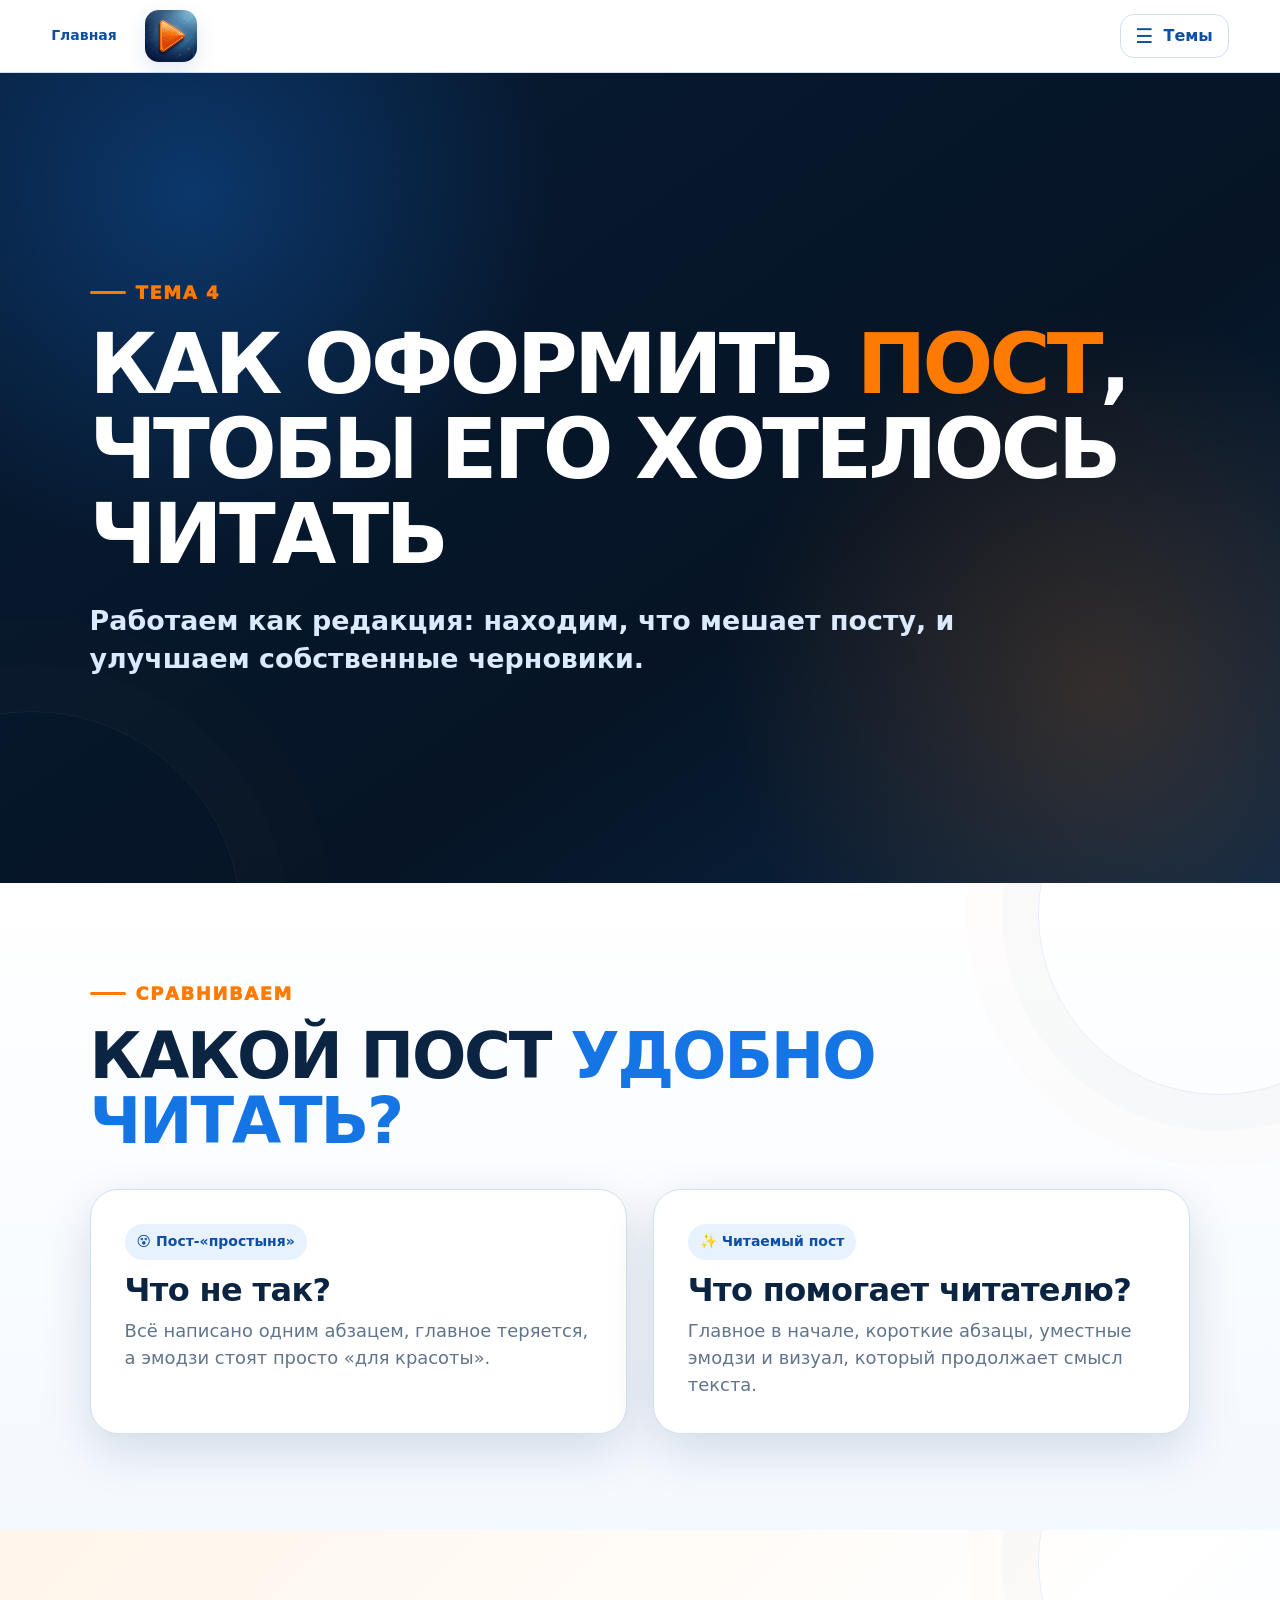
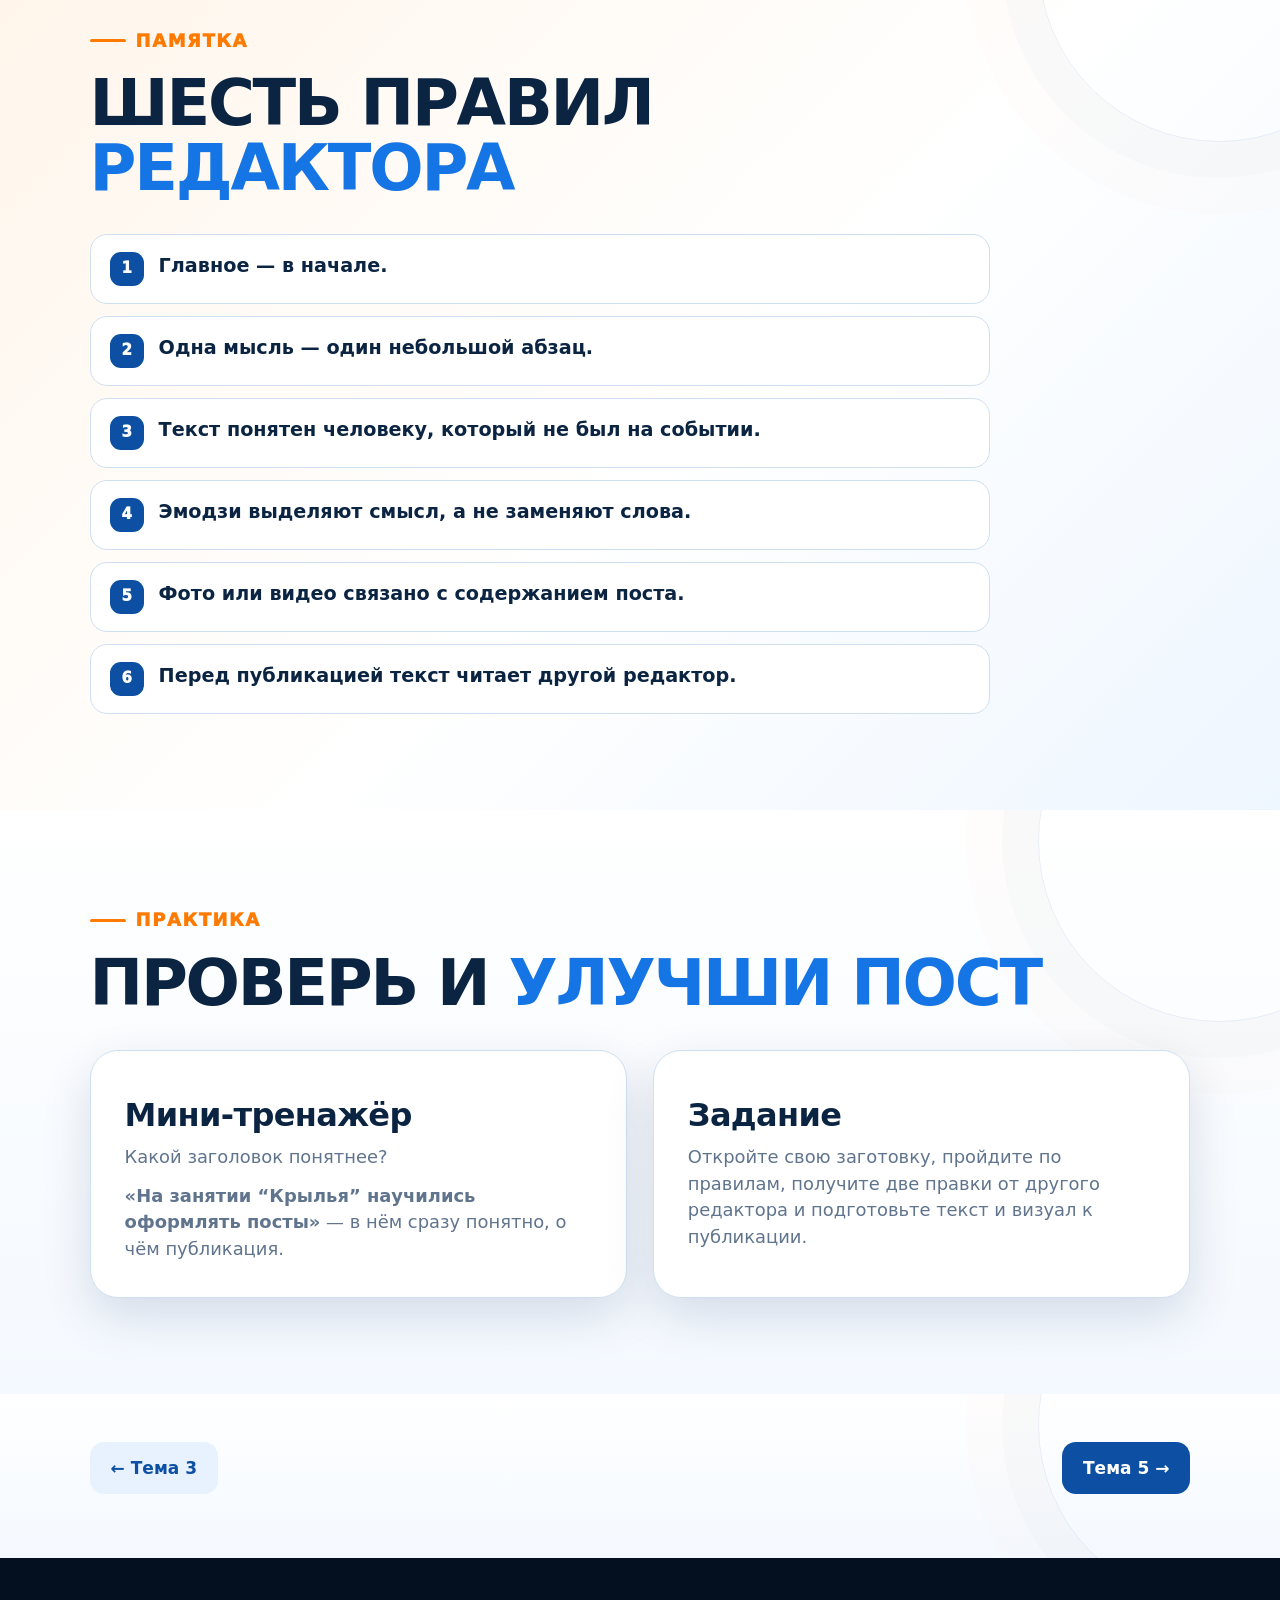
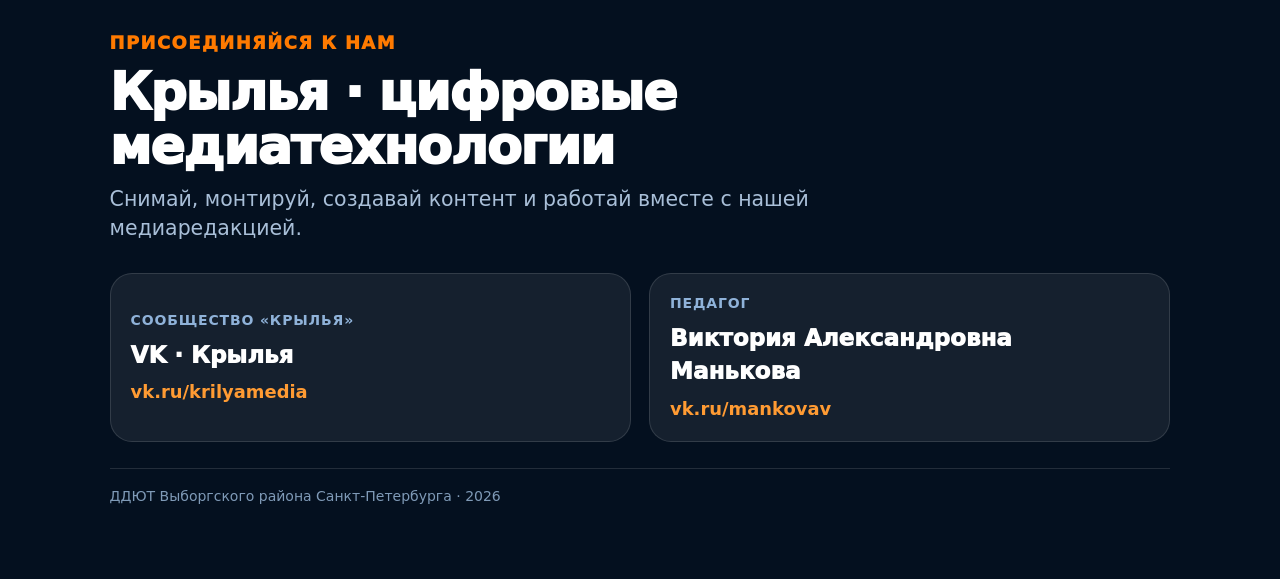
<file: 4/index.html>
<!doctype html>
<html lang="ru">
<head>
  <meta charset="utf-8">
  <meta name="viewport" content="width=device-width, initial-scale=1, viewport-fit=cover">
  <meta name="description" content="Тема 4 курса «Крылья»: оформление поста для публикации.">
  <title>Тема 4 - Как оформить пост, чтобы его хотелось читать | Крылья</title>
  <style>
:root{
  --blue:#0c4fa3;
  --blue2:#1675e5;
  --dark:#071c35;
  --dark2:#0d2b4e;
  --orange:#ff7a00;
  --orange2:#ff9b33;
  --ink:#0b2442;
  --paper:#f7fbff;
  --white:#ffffff;
  --muted:#60748e;
  --line:#cfe0f2;
  --good:#0e9f6e;
  --bad:#d73a49;
  --shadow:0 18px 50px rgba(4,36,76,.14);
  --radius:28px;
}
*{box-sizing:border-box}
html{scroll-behavior:smooth}
body{
  margin:0;
  font-family:Inter,ui-sans-serif,system-ui,-apple-system,"Segoe UI",Roboto,Arial,sans-serif;
  color:var(--ink);
  background:var(--paper);
  line-height:1.42;
}
button,input{font:inherit}
a{color:inherit}

.topbar{
  position:sticky; top:0; z-index:50;
  display:grid; grid-template-columns:auto auto;
  justify-content:space-between;
  align-items:center; gap:10px;
  padding:10px clamp(10px,3vw,26px);
  background:rgba(255,255,255,.94);
  border-bottom:1px solid rgba(12,79,163,.14);
  backdrop-filter:blur(14px);
}
.brand{
  display:flex; align-items:center; justify-content:center;
  width:clamp(44px,6vw,60px); height:clamp(44px,6vw,60px);
  border-radius:16px; overflow:hidden; flex:0 0 auto;
  box-shadow:0 8px 22px rgba(12,79,163,.12);
  background:#fff;
}
.brand img{width:100%; height:100%; object-fit:cover; display:block}
.lesson-menu{position:relative; justify-self:end}
.menu-toggle{
  width:48px; height:48px; border:1px solid var(--line); border-radius:15px;
  background:#fff; color:var(--blue); cursor:pointer; display:grid; place-items:center;
  box-shadow:0 8px 22px rgba(12,79,163,.10);
}
.menu-toggle:hover{border-color:var(--blue2)}
.menu-toggle-lines,.menu-toggle-lines::before,.menu-toggle-lines::after{
  display:block; width:22px; height:3px; border-radius:99px; background:currentColor;
}
.menu-toggle-lines{position:relative}
.menu-toggle-lines::before,.menu-toggle-lines::after{content:""; position:absolute; left:0}
.menu-toggle-lines::before{top:-7px}.menu-toggle-lines::after{top:7px}
.tabs{
  display:none; position:absolute; right:0; top:calc(100% + 10px); width:210px;
  grid-template-columns:repeat(2,minmax(0,1fr)); gap:8px; padding:12px;
  background:#fff; border:1px solid var(--line); border-radius:18px;
  box-shadow:0 18px 46px rgba(12,79,163,.20);
}
.tabs.open{display:grid}
.tab{
  border:1px solid var(--line);
  background:#fff;
  color:#8ca7cb;
  padding:clamp(9px,1.3vw,14px) clamp(8px,1vw,14px);
  border-radius:999px;
  font-weight:900;
  font-size:clamp(13px,2vw,18px);
  cursor:pointer;
  white-space:nowrap;
  line-height:1;
  min-width:0;
  display:grid; place-items:center; text-decoration:none;
}
.tab:hover{border-color:var(--blue2); transform:translateY(-1px)}
.tab.active{background:var(--blue); color:#fff; border-color:var(--blue)}
.tab.placeholder{opacity:.95}
.page-note{
  display:none; position:fixed; top:82px; right:16px; z-index:60;
  max-width:320px; padding:14px 16px; background:var(--dark); color:#fff;
  border-radius:16px; box-shadow:var(--shadow); font-weight:700;
}

.panel{
  position:relative; overflow:hidden;
  min-height:min(820px,90vh);
  padding:clamp(48px,8vw,96px) clamp(18px,7vw,92px);
  display:flex; align-items:center;
}
.panel.compact{min-height:auto}
.panel.light{background:linear-gradient(180deg,#fff,#f4f9ff)}
.panel.dark{
  color:#fff;
  background:
    radial-gradient(circle at 15% 15%, rgba(22,117,229,.32), transparent 28%),
    radial-gradient(circle at 86% 76%, rgba(255,122,0,.18), transparent 30%),
    linear-gradient(145deg,var(--dark),#061425 62%,#0a2747);
}
.panel.orange{background:linear-gradient(135deg,#fff5ea,#fff 55%,#eef6ff)}
.panel:before,.panel:after{content:""; position:absolute; pointer-events:none; opacity:.42}
.panel.light:before,.panel.orange:before{
  width:360px;height:360px;right:-120px;top:-150px;
  border:1px solid rgba(12,79,163,.22); border-radius:50%;
  box-shadow:0 0 0 36px rgba(12,79,163,.04),0 0 0 72px rgba(255,122,0,.035);
}
.panel.dark:after{
  width:420px;height:420px;left:-180px;bottom:-250px;
  border:1px solid rgba(255,255,255,.13); border-radius:50%;
  box-shadow:0 0 0 46px rgba(255,255,255,.025),0 0 0 92px rgba(255,122,0,.025);
}
.wrap{width:min(1240px,100%); margin:0 auto; position:relative; z-index:1}
.eyebrow{
  display:inline-flex; align-items:center; gap:10px;
  font-size:clamp(14px,1.4vw,19px); font-weight:950; letter-spacing:.09em;
  text-transform:uppercase; color:var(--orange);
  margin-bottom:18px;
}
.eyebrow:before{content:"";width:36px;height:3px;background:currentColor;border-radius:99px}
h1,h2,h3{margin:0;line-height:1.02}
h1{font-size:clamp(42px,7vw,100px);letter-spacing:-.045em}
h2{font-size:clamp(32px,5vw,70px);letter-spacing:-.035em}
h3{font-size:clamp(23px,2.5vw,36px);letter-spacing:-.02em}
.lead{font-size:clamp(20px,2.1vw,31px); max-width:940px; margin:24px 0 0; font-weight:650}
.dark .lead{color:#dbeafe}
.accent{color:var(--orange)}
.blue{color:var(--blue2)}
.pills{display:flex;gap:10px;flex-wrap:wrap;margin-top:28px}
.pill{
  padding:10px 15px;border-radius:999px;font-weight:850;
  background:rgba(12,79,163,.09); color:var(--blue); border:1px solid rgba(12,79,163,.13)
}
.dark .pill{background:rgba(255,255,255,.09);color:#fff;border-color:rgba(255,255,255,.15)}
.grid{
  display:grid; grid-template-columns:repeat(auto-fit,minmax(min(260px,100%),1fr));
  gap:clamp(16px,2vw,26px); margin-top:34px;
}
.card{
  background:#fff;border:1px solid var(--line);border-radius:var(--radius);
  padding:clamp(22px,3vw,34px);box-shadow:var(--shadow);
}
.dark .card{
  background:rgba(255,255,255,.07);border-color:rgba(255,255,255,.16);
  box-shadow:none;backdrop-filter:blur(10px)
}
.card p{font-size:clamp(17px,1.4vw,21px);margin:12px 0 0;color:var(--muted)}
.dark .card p{color:#cdddf0}
.number{
  width:44px;height:44px;border-radius:14px;display:grid;place-items:center;
  background:#e8f2ff;color:var(--blue);font-weight:950;margin-bottom:18px
}
.dark .number{background:rgba(255,255,255,.12);color:#fff}
.checklist{display:grid;gap:12px;margin-top:30px;max-width:900px}
.check{
  border:1px solid var(--line);background:#fff;border-radius:18px;
  padding:16px 18px;display:flex;align-items:center;gap:14px;
  font-size:clamp(18px,1.5vw,22px);font-weight:800;cursor:pointer;
  text-align:left;
}
.check:hover{border-color:#91bde9}
.box{
  flex:0 0 28px;width:28px;height:28px;border:2px solid var(--blue);border-radius:8px;
  display:grid;place-items:center;color:#fff;background:#fff
}
.check.done{background:#effcf6;border-color:#b7ead6;color:#17654c}
.check.done .box{background:var(--good);border-color:var(--good)}
.check.done .box:after{content:"✓";font-weight:950}
.cta{
  border:0;border-radius:16px;padding:14px 20px;cursor:pointer;
  background:var(--blue);color:#fff;font-weight:900;box-shadow:0 10px 26px rgba(12,79,163,.2)
}
.cta:hover{transform:translateY(-2px)}
.cta.orange{background:var(--orange)}

.task-grid{
  display:grid;grid-template-columns:repeat(auto-fit,minmax(min(230px,100%),1fr));gap:18px;margin-top:34px
}
.mystery{
  min-height:230px;border-radius:26px;border:0;cursor:pointer;
  padding:22px;color:#fff;text-align:left;position:relative;overflow:hidden;
  background:linear-gradient(145deg,var(--blue),#092f66);
  box-shadow:var(--shadow);
}
.mystery:nth-child(even){background:linear-gradient(145deg,#f27700,#ff9d35)}
.mystery .q{font-size:84px;line-height:1;font-weight:950;opacity:.9;letter-spacing:-.04em}
.mystery .label{position:absolute;left:22px;right:22px;bottom:24px;font-size:20px;font-weight:950}

.steps{display:grid;gap:12px;margin-top:24px}
.step{
  display:grid;grid-template-columns:44px 1fr;gap:14px;align-items:start;
  padding:16px;border:1px solid var(--line);border-radius:18px;background:#fff
}
.step b{display:grid;place-items:center;width:44px;height:44px;border-radius:14px;background:#edf5ff;color:var(--blue)}
.step strong{font-size:20px}
.step span{display:block;color:var(--muted);margin-top:3px;font-size:17px}

.quiz{
  display:grid;grid-template-columns:repeat(auto-fit,minmax(min(280px,100%),1fr));gap:18px;margin-top:28px
}
.answer{
  border:2px solid var(--line);background:#fff;border-radius:22px;padding:24px;
  font-size:clamp(19px,1.7vw,25px);font-weight:900;cursor:pointer;text-align:left;color:var(--ink)
}
.answer:hover{border-color:var(--blue2)}
.answer.good{border-color:var(--good);background:#effcf6}
.answer.bad{border-color:#f1bac0;background:#fff5f6}
.feedback{
  margin-top:18px;padding:16px 18px;border-radius:16px;background:#edf6ff;color:var(--blue);
  font-size:18px;font-weight:800;display:none
}
.feedback.show{display:block}

.editor-form{
  display:grid;grid-template-columns:repeat(auto-fit,minmax(min(230px,100%),1fr));gap:14px;margin-top:28px
}
.field{display:grid;gap:8px}
.field label{font-weight:900;color:var(--blue2)}
.field input{
  width:100%;padding:14px 15px;border:1px solid var(--line);border-radius:14px;background:#fff;color:var(--ink)
}
.preview{
  margin-top:24px;padding:26px;border-radius:22px;border:1px dashed #8fb9e3;background:#f5faff;
  display:none;color:var(--ink)
}
.preview.show{display:block}
.preview h3{color:var(--blue); margin-bottom:10px}
.preview p{margin:10px 0;font-size:18px;line-height:1.5}
.preview .mini-note{margin-top:14px;padding-top:14px;border-top:1px solid #dbe8f6;color:#4b637d;font-size:16px}

.wheel-wrap{
  display:grid;grid-template-columns:minmax(260px,480px) 1fr;gap:clamp(24px,5vw,70px);align-items:center;margin-top:34px
}
.wheel-area{position:relative;display:grid;place-items:center}
.pointer{
  position:absolute;top:50%;right:-8px;transform:translateY(-50%);
  width:0;height:0;border-top:18px solid transparent;border-bottom:18px solid transparent;border-right:34px solid var(--orange);
  z-index:3;filter:drop-shadow(0 4px 4px rgba(0,0,0,.2))
}
.wheel-shell{
  position:relative;
  width:min(74vw,430px);
  aspect-ratio:1;
}
.wheel{
  width:100%;height:100%;
  border-radius:50%;
  background:conic-gradient(
    #0c4fa3 0 72deg,
    #ff7a00 72deg 144deg,
    #1675e5 144deg 216deg,
    #ff9b33 216deg 288deg,
    #0a315f 288deg 360deg
  );
  border:10px solid #fff;
  box-shadow:0 18px 50px rgba(0,0,0,.25);
  transition:transform 2.8s cubic-bezier(.12,.76,.17,1);
  position:relative;
  overflow:hidden;
}
.wheel:after{
  content:"";
  position:absolute;
  inset:37%;
  background:#fff;
  border-radius:50%;
  box-shadow:0 4px 18px rgba(0,0,0,.18)
}
.wheel-word{
  position:absolute;
  left:50%;
  top:50%;
  transform-origin:0 50%;
  font-weight:950;
  font-size:clamp(12px,1.5vw,18px);
  color:#fff;
  letter-spacing:.04em;
  text-shadow:0 2px 5px rgba(0,0,0,.32);
  white-space:nowrap;
  pointer-events:none;
}
.wheel-result{font-size:clamp(25px,3vw,44px);font-weight:950;margin:16px 0 24px;color:var(--orange)}


/* Modal task windows */
body.modal-open{overflow:hidden}
.task-modal{
  display:none;
  position:fixed;
  inset:0;
  z-index:200;
  background:rgba(2,12,25,.76);
  backdrop-filter:blur(8px);
  padding:clamp(12px,3vw,34px);
  overflow:auto;
}
.task-modal.open{display:grid;place-items:center}
.modal-card{
  position:relative;
  width:min(980px,100%);
  max-height:calc(100vh - 40px);
  overflow:auto;
  border-radius:32px;
  background:#fff;
  color:var(--ink);
  box-shadow:0 32px 90px rgba(0,0,0,.35);
  border:1px solid rgba(12,79,163,.14);
}
.modal-card.dark-card{
  background:linear-gradient(145deg,#071c35,#0b294a);
  color:#fff;
  border-color:rgba(255,255,255,.13);
}
.modal-head{
  position:sticky;
  top:0;
  z-index:3;
  display:flex;
  align-items:flex-start;
  justify-content:space-between;
  gap:20px;
  padding:clamp(24px,4vw,42px) clamp(24px,4vw,48px) 18px;
  background:inherit;
  border-bottom:1px solid rgba(12,79,163,.11);
}
.dark-card .modal-head{border-bottom-color:rgba(255,255,255,.12)}
.modal-title-wrap small{
  display:block;
  color:var(--orange);
  font-weight:950;
  letter-spacing:.08em;
  text-transform:uppercase;
  margin-bottom:8px;
}
.modal-title-wrap h2{font-size:clamp(32px,5vw,62px)}
.modal-close{
  flex:0 0 auto;
  width:48px;
  height:48px;
  border-radius:50%;
  border:1px solid var(--line);
  background:#fff;
  color:var(--ink);
  font-size:30px;
  line-height:1;
  font-weight:700;
  cursor:pointer;
}
.dark-card .modal-close{
  background:rgba(255,255,255,.08);
  color:#fff;
  border-color:rgba(255,255,255,.18);
}
.modal-body{padding:24px clamp(24px,4vw,48px) clamp(30px,4vw,48px)}
.modal-body .lead{margin-top:0}
.modal-body .grid,
.modal-body .editor-form,
.modal-body .steps,
.modal-body .quiz,
.modal-body .wheel-wrap{margin-top:26px}
.modal-hint{
  margin-top:24px;
  padding:20px 22px;
  border-radius:20px;
  background:#f1f7ff;
  border:1px solid #d9e8f7;
}
.dark-card .modal-hint{
  background:rgba(255,255,255,.07);
  border-color:rgba(255,255,255,.15);
}
.dark-card .modal-hint p,
.dark-card .modal-hint span{color:#d7e6f7}
.dark-card .field input{color:var(--ink)}
.dark-card .preview{background:#f5faff;color:var(--ink)}
.dark-card .step{color:var(--ink)}
.dark-card .answer{color:var(--ink)}
.dark-card .wheel-result{color:var(--orange)}
@media (max-width:600px){
  .task-modal{padding:0}
  .modal-card{min-height:100vh;max-height:none;border-radius:0}
  .modal-head{padding:20px 18px 16px}
  .modal-body{padding:20px 18px 34px}
  .modal-close{width:44px;height:44px}
}

.memory{
  border:3px solid rgba(12,79,163,.18);background:#fff;border-radius:34px;padding:clamp(26px,4vw,48px);
  box-shadow:var(--shadow)
}
.memory-list{
  display:grid;grid-template-columns:repeat(auto-fit,minmax(min(250px,100%),1fr));gap:16px;margin-top:28px
}
.memory-item{padding:20px;border-radius:20px;background:#f2f7ff;border:1px solid #d8e7f8}
.memory-item b{color:var(--blue);display:block;margin-bottom:6px;font-size:20px}
.publish-checks{display:flex;flex-wrap:wrap;gap:12px;margin-top:26px}
.toggle{
  border:2px solid var(--line);background:#fff;border-radius:999px;padding:12px 16px;font-weight:900;cursor:pointer;color:var(--ink)
}
.toggle.on{background:#e9fff5;border-color:#75d9b3;color:#17654c}
.ready{margin-top:22px;font-size:clamp(25px,3vw,42px);font-weight:950;color:var(--good);display:none}
.ready.show{display:block}

.footer{
  padding:0;
  background:#04101f;
  color:#dbe8f7;
  text-align:left;
}
.footer-inner{
  width:min(1240px,100%);
  margin:0 auto;
  padding:clamp(38px,6vw,72px) clamp(18px,7vw,92px);
}
.footer-kicker{
  color:var(--orange);
  font-weight:950;
  letter-spacing:.08em;
  text-transform:uppercase;
  font-size:clamp(14px,1.4vw,18px);
}
.footer-title{
  margin-top:10px;
  color:#fff;
  font-size:clamp(29px,4vw,52px);
  font-weight:950;
  line-height:1.05;
  letter-spacing:-.03em;
}
.footer-subtitle{
  margin-top:12px;
  color:#a9bfd8;
  font-size:clamp(17px,1.6vw,22px);
  max-width:780px;
}
.footer-contacts{
  display:grid;
  grid-template-columns:repeat(2,minmax(0,1fr));
  gap:18px;
  align-items:stretch;
  margin-top:30px;
}
.contact-card{
  display:flex;
  min-width:0;
  flex-direction:column;
  justify-content:center;
  gap:8px;
  padding:20px;
  border-radius:22px;
  background:rgba(255,255,255,.07);
  border:1px solid rgba(255,255,255,.12);
  text-decoration:none;
}
.contact-card:hover{
  background:rgba(255,255,255,.11);
  border-color:rgba(255,122,0,.6);
}
.contact-label{
  color:#8fb2d9;
  font-size:14px;
  font-weight:900;
  text-transform:uppercase;
  letter-spacing:.06em;
}
.contact-name{
  color:#fff;
  font-size:clamp(18px,1.8vw,27px);
  font-weight:950;
  overflow-wrap:anywhere;
}
.contact-url{
  color:#ff9b33;
  font-size:clamp(15px,1.4vw,19px);
  font-weight:800;
  word-break:break-all;
}
.footer-bottom{
  margin-top:26px;
  padding-top:18px;
  border-top:1px solid rgba(255,255,255,.12);
  color:#7f9ab7;
  font-size:14px;
}
@media (max-width:900px){
  .footer-contacts{
    grid-template-columns:1fr;
  }
  .contact-name{
    white-space:normal;
  }
}

@media (max-width:860px){
  .topbar{gap:8px; padding:8px 10px}
  .wheel-wrap{grid-template-columns:1fr}
  .panel{min-height:auto}
}
@media (max-width:520px){
  .topbar{grid-template-columns:42px 1fr}
  .brand{width:42px;height:42px;border-radius:12px}
  .tabs{gap:6px}
  .tab{padding:10px 6px; font-size:13px}
}
@media (prefers-reduced-motion:reduce){
  *{scroll-behavior:auto!important;transition:none!important}
}

/* Three lesson pages */
.day-page{display:none}
.day-page.active{display:block}
.tab{transition:.18s ease}

/* Monday / Friday interactive elements */
.demo-grid{display:grid;grid-template-columns:repeat(auto-fit,minmax(min(280px,100%),1fr));gap:20px;margin-top:30px}
.demo-post{background:#fff;border:1px solid var(--line);border-radius:26px;padding:24px;box-shadow:var(--shadow)}
.dark .demo-post{background:rgba(255,255,255,.08);border-color:rgba(255,255,255,.14);box-shadow:none}
.post-visual{min-height:190px;border-radius:22px;display:grid;place-items:center;background:linear-gradient(145deg,#edf5ff,#fff5e9);font-size:90px;margin-bottom:18px}
.post-copy{font-size:clamp(19px,1.8vw,26px);font-weight:850;margin:0}
.choice-row{display:flex;gap:10px;flex-wrap:wrap;margin-top:20px}
.choice-btn{border:2px solid var(--line);background:#fff;color:var(--ink);padding:12px 16px;border-radius:999px;font-weight:900;cursor:pointer}
.choice-btn:hover{border-color:var(--blue2)}
.choice-btn.correct{background:#eafff5;border-color:#6bd5ad;color:#126849}
.choice-btn.wrong{background:#fff0f1;border-color:#efaab1;color:#a62935}
.dark .choice-btn{background:rgba(255,255,255,.09);color:#fff;border-color:rgba(255,255,255,.2)}
.dark .choice-btn.correct{background:#153f3a;border-color:#57c79e;color:#dffff1}
.dark .choice-btn.wrong{background:#49242a;border-color:#df7d89;color:#ffe4e7}
.inline-feedback{display:none;margin-top:18px;padding:16px 18px;border-radius:18px;background:#edf6ff;color:var(--blue);font-weight:850;font-size:18px}
.inline-feedback.show{display:block}
.dark .inline-feedback{background:rgba(255,255,255,.09);color:#fff;border:1px solid rgba(255,255,255,.12)}
.big-chain{display:flex;align-items:center;gap:10px;flex-wrap:wrap;margin-top:28px}
.chain-item{padding:13px 18px;border-radius:16px;background:#fff;border:1px solid var(--line);font-weight:950;color:var(--blue);font-size:clamp(17px,1.6vw,22px)}
.dark .chain-item{background:rgba(255,255,255,.08);border-color:rgba(255,255,255,.16);color:#fff}
.chain-arrow{font-weight:950;color:var(--orange);font-size:28px}
.icon-card{text-align:left;cursor:pointer;transition:.18s ease}
.icon-card:hover{transform:translateY(-3px);border-color:#9fc6ec}
.icon-card .emoji{font-size:44px;display:block;margin-bottom:12px}
.quick-grid{display:grid;grid-template-columns:repeat(auto-fit,minmax(min(190px,100%),1fr));gap:14px;margin-top:26px}
.quick-item{border:2px solid var(--line);border-radius:20px;background:#fff;padding:20px;text-align:center;font-weight:900;font-size:18px;cursor:pointer;min-height:100px;display:grid;place-items:center}
.quick-item.good{background:#eafff5;border-color:#6bd5ad;color:#126849}
.quick-item.bad{background:#fff0f1;border-color:#efaab1;color:#a62935}
.editor-questions{display:grid;grid-template-columns:repeat(3,minmax(0,1fr));gap:16px;margin-top:28px}
.question-tile{border-radius:24px;padding:24px;background:#fff;border:1px solid var(--line);box-shadow:var(--shadow)}
.question-tile b{display:block;color:var(--orange);font-size:clamp(30px,4vw,54px);margin-bottom:8px}
.question-tile span{font-size:clamp(19px,1.7vw,25px);font-weight:900}
.dark .question-tile{background:rgba(255,255,255,.08);border-color:rgba(255,255,255,.15);box-shadow:none}
.selector-block{margin-top:24px;padding:22px;border-radius:22px;background:#fff;border:1px solid var(--line)}
.dark .selector-block{background:rgba(255,255,255,.07);border-color:rgba(255,255,255,.14)}
.option-group{margin-top:18px}
.option-group-title{font-weight:950;margin-bottom:10px;color:var(--blue)}
.dark .option-group-title{color:#9fc8ff}
.option-buttons{display:flex;gap:10px;flex-wrap:wrap}
.select-option{border:2px solid var(--line);background:#fff;color:var(--ink);padding:11px 14px;border-radius:15px;font-weight:850;cursor:pointer}
.select-option.selected{border-color:var(--orange);background:#fff3e7;color:#8d4500}
.dark .select-option{background:rgba(255,255,255,.08);color:#fff;border-color:rgba(255,255,255,.18)}
.dark .select-option.selected{background:#573515;border-color:var(--orange);color:#fff}
.result-banner{display:none;margin-top:22px;padding:20px;border-radius:20px;background:#eafff5;border:1px solid #9fe4c9;color:#126849;font-size:19px;font-weight:850}
.result-banner.show{display:block}
.compare-card{border-radius:24px;padding:26px;border:1px solid var(--line);background:#fff}
.compare-card.bad-example{background:#fff6f6;border-color:#f2c7cb}
.compare-card.good-example{background:#f1fff8;border-color:#b6ead5}
.compare-card .tag{font-size:13px;font-weight:950;letter-spacing:.07em;text-transform:uppercase;color:var(--muted);margin-bottom:12px}
.compare-card blockquote{margin:0;font-size:clamp(20px,2vw,30px);font-weight:800;line-height:1.35}
.material-grid{display:grid;grid-template-columns:repeat(auto-fit,minmax(min(165px,100%),1fr));gap:12px;margin-top:24px}
.material-card{border:2px solid var(--line);background:#fff;border-radius:18px;padding:18px;font-weight:850;cursor:pointer;min-height:100px}
.material-card.selected{border-color:var(--orange);background:#fff3e7}
.memory-screen{border-radius:34px;background:#fff;border:3px solid rgba(12,79,163,.16);padding:clamp(28px,5vw,58px);box-shadow:var(--shadow);width:min(1200px,100%)}
.memory-screen.dark-memory{background:linear-gradient(145deg,#071c35,#0b294a);color:#fff;border-color:rgba(255,255,255,.13)}
.memory-columns{display:grid;grid-template-columns:repeat(auto-fit,minmax(min(250px,100%),1fr));gap:18px;margin-top:28px}
.memory-box{border-radius:22px;padding:22px;background:#f3f8ff;border:1px solid #d9e8f7}
.dark-memory .memory-box{background:rgba(255,255,255,.08);border-color:rgba(255,255,255,.14)}
.memory-box h3{font-size:clamp(21px,2.2vw,30px);margin-bottom:10px;color:var(--blue)}
.dark-memory .memory-box h3{color:#ff9b33}
.memory-box ul{margin:0;padding-left:20px;font-size:clamp(17px,1.5vw,21px)}
.memory-box li+li{margin-top:7px}
.safe-list{display:flex;gap:10px;flex-wrap:wrap;margin-top:18px}
.safe-chip{padding:10px 13px;border-radius:999px;background:#fff0f1;color:#a62935;border:1px solid #f0c0c5;font-weight:850}
.team-checks{display:grid;gap:12px;margin-top:26px}
.team-check{border:1px solid var(--line);background:#fff;border-radius:18px;padding:16px 18px;text-align:left;font-weight:850;cursor:pointer;display:flex;gap:12px;align-items:center}
.team-check.done{background:#eafff5;border-color:#85d9bb;color:#17654c}
.team-check .tick{width:28px;height:28px;border-radius:8px;border:2px solid var(--blue);display:grid;place-items:center;flex:0 0 auto}
.team-check.done .tick{background:var(--good);border-color:var(--good);color:#fff}
.team-check.done .tick:after{content:'✓'}
.audience-game{display:grid;gap:14px;margin-top:28px}
.audience-row{display:grid;grid-template-columns:minmax(0,1fr) auto;gap:16px;align-items:center;padding:18px 20px;border-radius:20px;background:#fff;border:1px solid var(--line)}
.audience-text{font-size:clamp(18px,1.7vw,23px);font-weight:850}
.audience-actions{display:flex;gap:8px;flex-wrap:wrap;justify-content:flex-end}
.audience-btn{border:2px solid var(--line);background:#fff;padding:9px 13px;border-radius:14px;font-weight:900;cursor:pointer}
.audience-btn.correct{background:#eafff5;border-color:#6bd5ad;color:#126849}
.audience-btn.wrong{background:#fff0f1;border-color:#efaab1;color:#a62935}
.ad-grid{display:grid;grid-template-columns:repeat(auto-fit,minmax(min(210px,100%),1fr));gap:12px;margin-top:24px}
.ad-card{background:#fff;border:2px solid var(--line);border-radius:18px;padding:18px;font-weight:850;cursor:pointer;min-height:115px}
.ad-card.selected{border-color:var(--orange);background:#fff3e7}
.random-box{margin-top:28px;border-radius:28px;padding:clamp(24px,3vw,36px);background:#fff;border:1px solid var(--line);box-shadow:var(--shadow)}
.random-result{font-size:clamp(25px,3vw,42px);font-weight:950;color:var(--blue);margin:18px 0}
.dark .random-box{background:rgba(255,255,255,.08);border-color:rgba(255,255,255,.15);box-shadow:none}
.dark .random-result{color:#ff9b33}
.strong-answer{display:grid;gap:12px;margin-top:24px}
.answer-piece{border:2px solid var(--line);background:#fff;border-radius:18px;padding:18px;text-align:left;font-size:18px;font-weight:800;cursor:pointer}
.answer-piece.correct{background:#eafff5;border-color:#6bd5ad;color:#126849}
.answer-piece.wrong{background:#fff0f1;border-color:#efaab1;color:#a62935}
.workflow{display:flex;flex-wrap:wrap;gap:10px;margin-top:24px}
.flow-card{border:2px solid var(--line);background:#fff;border-radius:16px;padding:12px 14px;font-weight:850;cursor:pointer}
.flow-card.used{opacity:.35;pointer-events:none}
.flow-built{margin-top:20px;padding:18px;border-radius:18px;background:#f3f8ff;min-height:60px;font-weight:900;color:var(--blue)}
.flow-built .flow-token{display:inline-block;margin:4px;padding:8px 10px;border-radius:12px;background:#fff;border:1px solid #cfe0f2}
.flow-ok{color:var(--good)}

/* Make modal close permanently reachable on a vertical phone */
@media (max-width:600px){
  .task-modal.open{display:block;overflow-y:auto;-webkit-overflow-scrolling:touch;padding:0}
  .modal-card{width:100%;min-height:100dvh;max-height:none;border-radius:0;overflow:visible;padding-top:0}
  .modal-head{position:sticky;top:0;z-index:30;padding:18px 72px 14px 18px;min-height:76px}
  .modal-close{position:fixed;top:max(12px,env(safe-area-inset-top));right:12px;z-index:1000;width:52px;height:52px;background:#fff!important;color:#0b2442!important;border:2px solid #cfe0f2!important;box-shadow:0 8px 24px rgba(0,0,0,.28)}
  .editor-questions{grid-template-columns:1fr}
  .audience-row{grid-template-columns:1fr}
  .audience-actions{justify-content:flex-start}
}
@media (max-width:760px){
  .editor-questions{grid-template-columns:1fr}
}

/* Latest lesson refinements */
.reveal-later{
  display:none;
  margin-top:24px;
  animation:revealUp .38s ease both;
}
.reveal-later.show{display:block}
@keyframes revealUp{
  from{opacity:0;transform:translateY(16px)}
  to{opacity:1;transform:none}
}
.quick-item .qi-emoji{
  display:block;
  font-size:34px;
  margin-bottom:8px;
}
.select-option.correct{
  background:#eafff5!important;
  border-color:#6bd5ad!important;
  color:#126849!important;
}
.select-option.wrong{
  background:#fff0f1!important;
  border-color:#efaab1!important;
  color:#a62935!important;
}
.trio-grid{
  display:grid;
  grid-template-columns:repeat(3,minmax(0,1fr));
  gap:18px;
  margin-top:30px;
}
.trio-role{
  padding:26px;
  border-radius:26px;
  background:rgba(255,255,255,.08);
  border:1px solid rgba(255,255,255,.16);
}
.trio-role .role-icon{font-size:42px;display:block;margin-bottom:12px}
.trio-role h3{color:#fff}
.trio-role p{color:#cdddf0;font-size:18px}
.role-cycle{
  margin-top:24px;
  padding:18px 20px;
  border-radius:20px;
  background:rgba(255,122,0,.14);
  border:1px solid rgba(255,122,0,.45);
  font-size:clamp(18px,1.6vw,24px);
  font-weight:900;
}
.production-grid{
  display:grid;
  grid-template-columns:repeat(auto-fit,minmax(min(260px,100%),1fr));
  gap:18px;
  margin-top:28px;
}
.production-card{
  padding:24px;
  border-radius:24px;
  background:#fff;
  border:1px solid var(--line);
  box-shadow:var(--shadow);
}
.production-card h3{color:var(--blue)}
.production-card p{font-size:18px;color:var(--muted)}
.mic-steps{
  display:grid;
  grid-template-columns:repeat(auto-fit,minmax(min(220px,100%),1fr));
  gap:16px;
  margin-top:26px;
}
.mic-step{
  padding:20px;
  border-radius:20px;
  background:#fff;
  border:1px solid var(--line);
}
.mic-step b{
  display:inline-grid;
  place-items:center;
  width:38px;height:38px;
  border-radius:12px;
  background:#edf5ff;
  color:var(--blue);
  margin-bottom:10px;
}
.mic-step strong{display:block;font-size:19px}
.mic-tip{
  margin-top:22px;
  padding:18px 20px;
  border-radius:18px;
  background:#fff3e7;
  border:1px solid #ffc88d;
  color:#8d4500;
  font-weight:900;
  font-size:clamp(18px,1.6vw,23px);
}
@media(max-width:760px){
  .trio-grid{grid-template-columns:1fr}
}


.thought-layout{display:grid;grid-template-columns:1.05fr .95fr;gap:28px;align-items:center;margin-top:22px}
.thought-visual{display:flex;justify-content:center;align-items:center}
.thought-visual img{width:min(100%,430px);height:auto;display:block;filter:drop-shadow(0 22px 38px rgba(0,0,0,.18))}
@media (max-width: 880px){
  .thought-layout{grid-template-columns:1fr;gap:18px}
  .thought-visual{order:2}
}

/* Сценарий занятия 11 сентября */
.lesson-plan{background:linear-gradient(145deg,#f6f1ff 0%,#ffffff 48%,#fff3e7 100%)}
.lesson-plan .wrap{max-width:1160px}
.plan-intro{display:grid;grid-template-columns:1.25fr .75fr;gap:24px;align-items:end;margin-bottom:28px}
.plan-note{background:#11172b;color:#fff;border-radius:24px;padding:22px 24px;box-shadow:0 14px 28px rgba(17,23,43,.16)}
.plan-note strong{display:block;color:#ffd45a;text-transform:uppercase;letter-spacing:.08em;font-size:13px;margin-bottom:8px}
.plan-note p{margin:0;line-height:1.48;font-size:16px}
.activity-legend{display:flex;flex-wrap:wrap;gap:8px;margin:20px 0 28px}
.activity-tag{border-radius:999px;padding:8px 12px;font-weight:800;font-size:12px;letter-spacing:.03em;background:#e5f8fa;color:#08778d}
.activity-tag:nth-child(2n){background:#fff0d9;color:#a45400}.activity-tag:nth-child(3n){background:#eee6ff;color:#6540bd}
.plan-timeline{display:grid;grid-template-columns:repeat(2,minmax(0,1fr));gap:16px;counter-reset:plan}
.plan-step{position:relative;overflow:hidden;border:1px solid rgba(11,32,84,.1);border-radius:24px;padding:22px 22px 20px;background:#fff;box-shadow:0 9px 22px rgba(22,43,94,.07)}
.plan-step:before{counter-increment:plan;content:counter(plan);position:absolute;right:16px;top:12px;font-weight:900;font-size:52px;line-height:1;color:#eef1f8}
.plan-step>*{position:relative}.plan-step h3{margin:0 64px 7px 0;color:#0b2054;font-size:23px;line-height:1.1}.plan-step p{margin:0;color:#405777;line-height:1.5}
.plan-meta{display:flex;gap:9px;align-items:center;margin-bottom:12px;color:#5a43a9;font-weight:900;font-size:12px;letter-spacing:.06em;text-transform:uppercase}.duration{padding:5px 9px;border-radius:999px;background:#eee6ff}
.plan-step.highlight{background:#11172b;border-color:#11172b}.plan-step.highlight h3{color:#fff}.plan-step.highlight p{color:#d8e0f7}.plan-step.highlight .plan-meta{color:#ffd45a}.plan-step.highlight:before{color:#202944}
.mini-list{padding:0;margin:13px 0 0;list-style:none;display:grid;gap:7px}.mini-list li{padding-left:20px;position:relative;color:#405777;line-height:1.4}.mini-list li:before{content:'✓';position:absolute;left:0;color:#e67e22;font-weight:900}
.plan-step.highlight .mini-list li{color:#d8e0f7}.editorial{margin-top:18px;background:#e8f8fa;border:1px solid #bde7ec;border-radius:24px;padding:22px 24px}.editorial h3{margin:0 0 10px;color:#08778d;font-size:24px}.editorial p{margin:0;color:#245a68;line-height:1.5}.teacher-task{margin-top:18px;border-radius:24px;padding:22px 24px;background:#fff8ea;border:1px dashed #f0b45c}.teacher-task h3{margin:0 0 10px;color:#a45400;font-size:22px}.teacher-task p{margin:0 0 12px;color:#6f5125;line-height:1.45}.teacher-task .mini-list li{color:#6f5125}.plan-handoff{margin-top:24px;text-align:center;padding:18px;border-radius:18px;background:#0b2054;color:#fff;font-weight:800;font-size:17px}
@media(max-width:760px){.plan-intro,.plan-timeline{grid-template-columns:1fr}.plan-step{padding:19px}.plan-step h3{font-size:21px}.plan-note{padding:19px}.lesson-plan .lead{font-size:19px}}

.topbar.course-topbar{display:flex;align-items:center;gap:clamp(12px,3vw,28px);padding:10px clamp(14px,4vw,52px)}
.course-home{font-size:14px;font-weight:850;text-decoration:none;white-space:nowrap}
.course-home:hover{color:var(--blue)}
.course-topbar .brand{margin-right:auto}
.course-menu{position:relative}
.course-menu summary{display:flex;align-items:center;gap:10px;padding:11px 15px;border:1px solid var(--line);border-radius:14px;background:#fff;color:var(--blue);cursor:pointer;list-style:none;font-weight:900;white-space:nowrap}
.course-menu summary::-webkit-details-marker{display:none}
.course-menu summary:before{content:'☰';font-size:20px;line-height:1}
.course-menu[open] summary:before{content:'×'}
.course-menu nav{position:absolute;top:calc(100% + 9px);right:0;z-index:80;display:grid;width:min(360px,calc(100vw - 28px));padding:9px;border:1px solid var(--line);border-radius:17px;background:#fff;box-shadow:var(--shadow)}
.course-menu nav a{padding:13px 14px;border-radius:10px;color:var(--ink);font-size:14px;font-weight:800;text-decoration:none}
.course-menu nav a:hover{background:#eef6ff;color:var(--blue)}
.course-catalog{min-height:calc(100vh - 160px)}
.course-catalog .wrap{max-width:960px}
.course-catalog h1{max-width:940px;font-size:clamp(34px,5vw,64px);line-height:1.08}
.lesson-list{display:grid;gap:14px;list-style:none;margin:32px 0 0;padding:0}
.lesson-list a{display:flex;align-items:center;gap:20px;padding:23px 26px;border:1px solid var(--line);border-radius:22px;background:#fff;box-shadow:var(--shadow);color:var(--ink);font-size:clamp(17px,2vw,23px);font-weight:850;text-decoration:none}
.lesson-list a:hover{border-color:var(--blue2);transform:translateY(-2px)}
.lesson-list b{color:var(--blue);white-space:nowrap}
@media(max-width:580px){.course-menu summary{padding:9px 11px;font-size:13px}.lesson-list a{display:grid;gap:5px;padding:19px}.course-home{font-size:13px}}


.topic-four .topic-hero h1{max-width:1100px;font-size:clamp(42px,6.5vw,92px)}
.topic-four .topic-section{min-height:auto}
.topic-four .topic-section .wrap{max-width:1120px}
.topic-four .topic-section h2{max-width:970px}
.topic-four .topic-grid{grid-template-columns:repeat(2,minmax(0,1fr))}
.topic-four .topic-grid .card{height:100%}
.topic-four .topic-grid .card h3{margin:14px 0 0}
.topic-four .topic-tag{display:inline-flex;align-items:center;padding:8px 12px;border-radius:999px;background:#e8f2ff;color:var(--blue);font-size:14px;font-weight:900}
.topic-four .topic-rules{display:grid;gap:12px;max-width:900px;margin:32px 0 0;padding:0;list-style:none;counter-reset:rule}
.topic-four .topic-rules li{counter-increment:rule;display:flex;align-items:flex-start;gap:15px;padding:17px 19px;border:1px solid var(--line);border-radius:17px;background:#fff;font-size:clamp(17px,1.5vw,21px);font-weight:750}
.topic-four .topic-rules li:before{content:counter(rule);display:grid;place-items:center;flex:0 0 34px;width:34px;height:34px;border-radius:11px;background:var(--blue);color:#fff;font-size:15px;font-weight:950}
.topic-four .topic-section .card p{line-height:1.5}
@media(max-width:700px){.topic-four .topic-grid{grid-template-columns:1fr}.topic-four .topic-hero h1{font-size:clamp(42px,10vw,62px)}}
</style>
<link rel="stylesheet" href="../assets/course-navigation.css?v=2cf5fccc644c"><link rel="stylesheet" href="/assets/course-chrome.css?v=lesson9"></head>
<body class="topic-four">
<header class="topbar course-topbar"><a class="course-home" href="https://yourlevelup.ru/">Главная</a><a class="brand" href="/" aria-label="К списку тем Крыльев"><img src="/7/assets/logo.jpg" alt="Логотип Крылья" width="52" height="52"></a><details class="course-menu"><summary>Темы</summary><nav aria-label="Темы Крыльев"><a href="/#monday">Тема 1 - Зачем мы делаем контент?</a><a href="/#friday">Тема 2 - Для кого мы делаем контент?</a><a href="/#saturday">Тема 3 - Медиалаборатория</a><a href="/4/" aria-current="page">Тема 4 - Как оформить пост, чтобы его хотелось читать</a><a href="/5/">Тема 5 - Пост опубликован. Что дальше?</a><a href="/6/">Тема 6 - Правда или фейк?</a><a href="/7/">Тема 7 - Как построить хороший кадр</a><a href="/8/">Тема 8 - Создаём стикеры</a><a href="/9/">Тема 9 - Моя фотоистория</a><a href="/igra-hlopushka/">Игра-хлопушка</a></nav></details></header>
<main>
  <section class="panel dark topic-hero">
    <div class="wrap">
      <div class="eyebrow">Тема 4</div>
      <h1>КАК ОФОРМИТЬ <span class="accent">ПОСТ</span>, ЧТОБЫ ЕГО ХОТЕЛОСЬ ЧИТАТЬ</h1>
      <p class="lead">Работаем как редакция: находим, что мешает посту, и улучшаем собственные черновики.</p>
    </div>
  </section>
  <section class="panel light topic-section">
    <div class="wrap">
      <div class="eyebrow">Сравниваем</div>
      <h2>КАКОЙ ПОСТ <span class="blue">УДОБНО ЧИТАТЬ?</span></h2>
      <div class="grid topic-grid">
        <article class="card">
          <span class="topic-tag">😵 Пост-«простыня»</span>
          <h3>Что не так?</h3>
          <p>Всё написано одним абзацем, главное теряется, а эмодзи стоят просто «для красоты».</p>
        </article>
        <article class="card">
          <span class="topic-tag">✨ Читаемый пост</span>
          <h3>Что помогает читателю?</h3>
          <p>Главное в начале, короткие абзацы, уместные эмодзи и визуал, который продолжает смысл текста.</p>
        </article>
      </div>
    </div>
  </section>
  <section class="panel orange topic-section">
    <div class="wrap">
      <div class="eyebrow">Памятка</div>
      <h2>ШЕСТЬ ПРАВИЛ <span class="blue">РЕДАКТОРА</span></h2>
      <ol class="topic-rules">
        <li>Главное — в начале.</li>
        <li>Одна мысль — один небольшой абзац.</li>
        <li>Текст понятен человеку, который не был на событии.</li>
        <li>Эмодзи выделяют смысл, а не заменяют слова.</li>
        <li>Фото или видео связано с содержанием поста.</li>
        <li>Перед публикацией текст читает другой редактор.</li>
      </ol>
    </div>
  </section>
  <section class="panel light topic-section">
    <div class="wrap">
      <div class="eyebrow">Практика</div>
      <h2>ПРОВЕРЬ И <span class="blue">УЛУЧШИ ПОСТ</span></h2>
      <div class="grid topic-grid">
        <article class="card">
          <h3>Мини-тренажёр</h3>
          <p>Какой заголовок понятнее?</p>
          <p><b>«На занятии “Крылья” научились оформлять посты»</b> — в нём сразу понятно, о чём публикация.</p>
        </article>
        <article class="card">
          <h3>Задание</h3>
          <p>Откройте свою заготовку, пройдите по правилам, получите две правки от другого редактора и подготовьте текст и визуал к публикации.</p>
        </article>
      </div>
    </div>
  </section>
<section class="panel light course-navigation"><div class="wrap"><nav class="finish-nav" aria-label="Переход между темами"><a class="button secondary" href="/#saturday">← Тема 3</a><a class="button" href="/5/">Тема 5 →</a></nav></div></section></main>
<footer class="footer">
  <div class="footer-inner">
    <div class="footer-kicker">Присоединяйся к нам</div>
    <div class="footer-title">Крылья · цифровые медиатехнологии</div>
    <div class="footer-subtitle">Снимай, монтируй, создавай контент и работай вместе с нашей медиаредакцией.</div>

    <div class="footer-contacts">
      <a class="contact-card" href="https://vk.ru/krilyamedia" target="_blank" rel="noopener">
        <span class="contact-label">Сообщество «Крылья»</span>
        <span class="contact-name">VK · Крылья</span>
        <span class="contact-url">vk.ru/krilyamedia</span>
      </a>

      <a class="contact-card" href="https://vk.ru/mankovav" target="_blank" rel="noopener">
        <span class="contact-label">Педагог</span>
        <span class="contact-name">Виктория Александровна Манькова</span>
        <span class="contact-url">vk.ru/mankovav</span>
      </a>
    </div>

    <div class="footer-bottom">ДДЮТ Выборгского района Санкт-Петербурга · 2026</div>
  </div>
</footer>
</body>
</html>
</file>
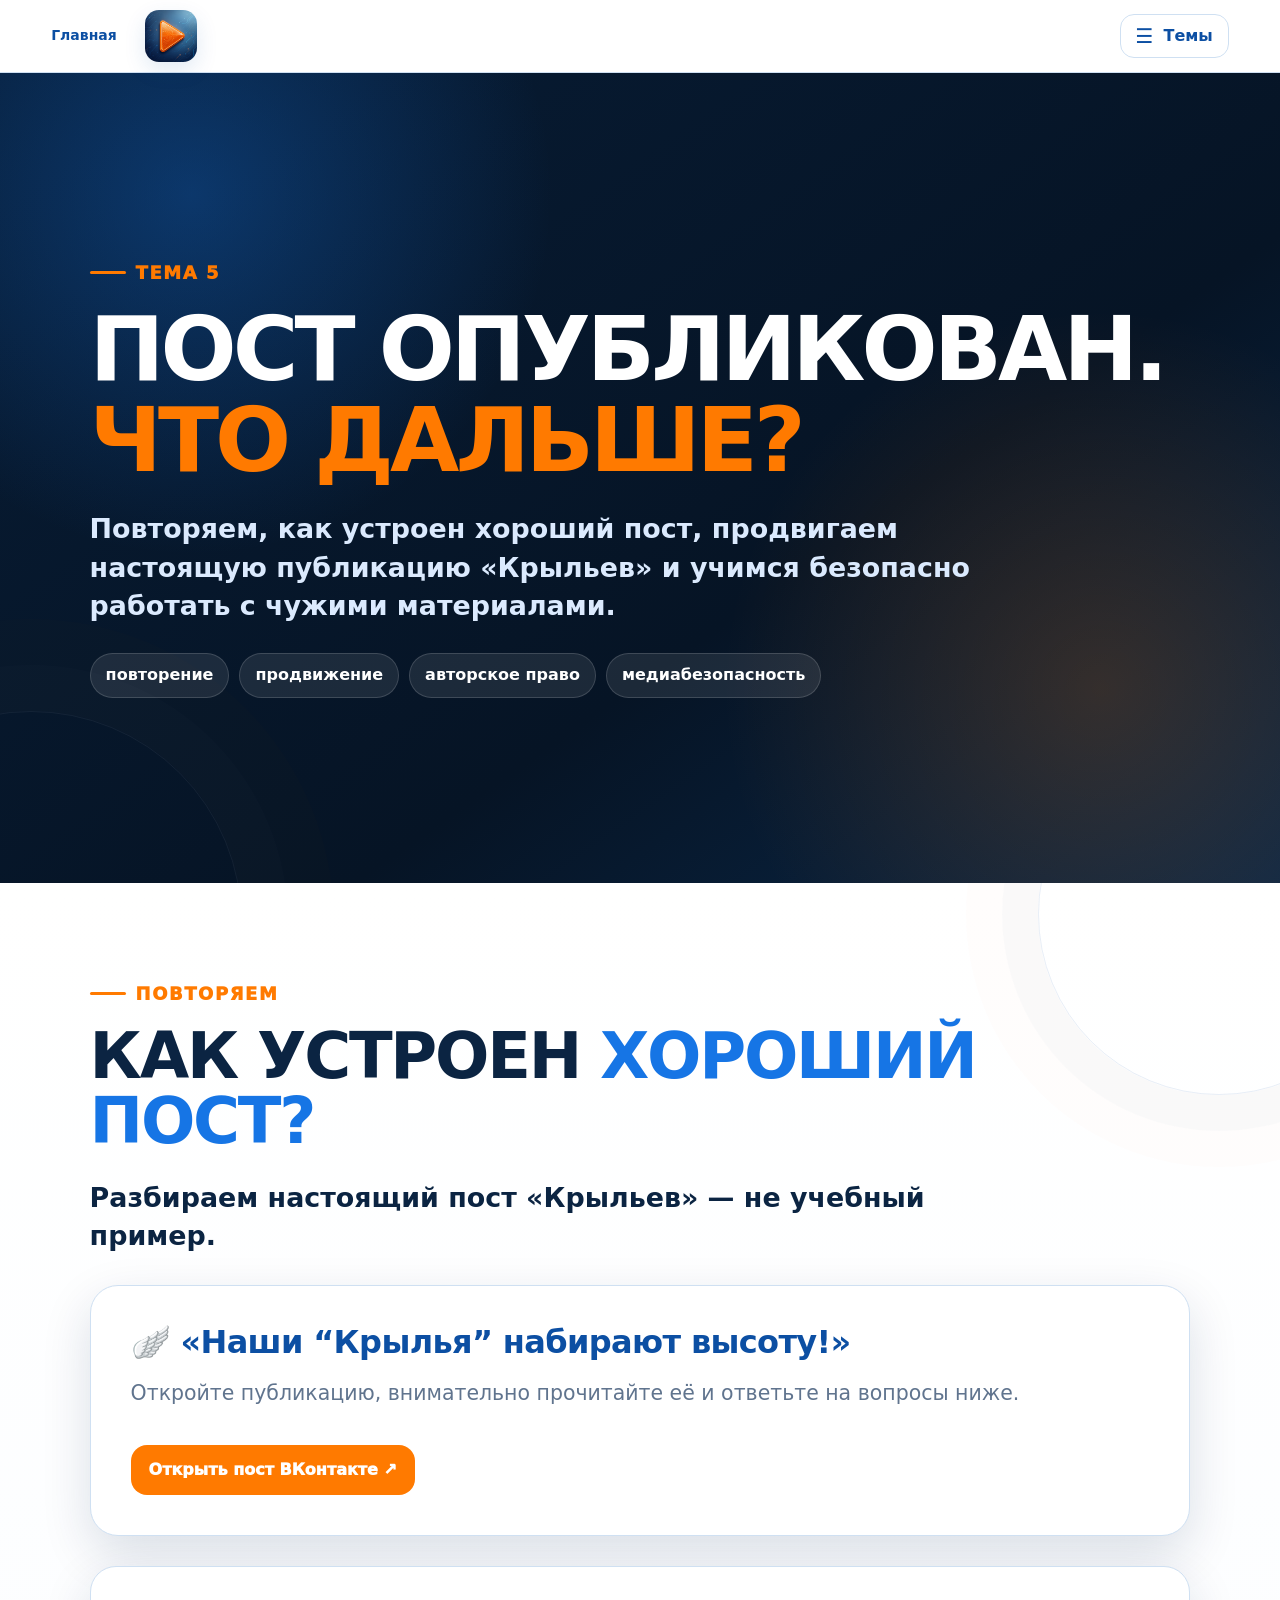
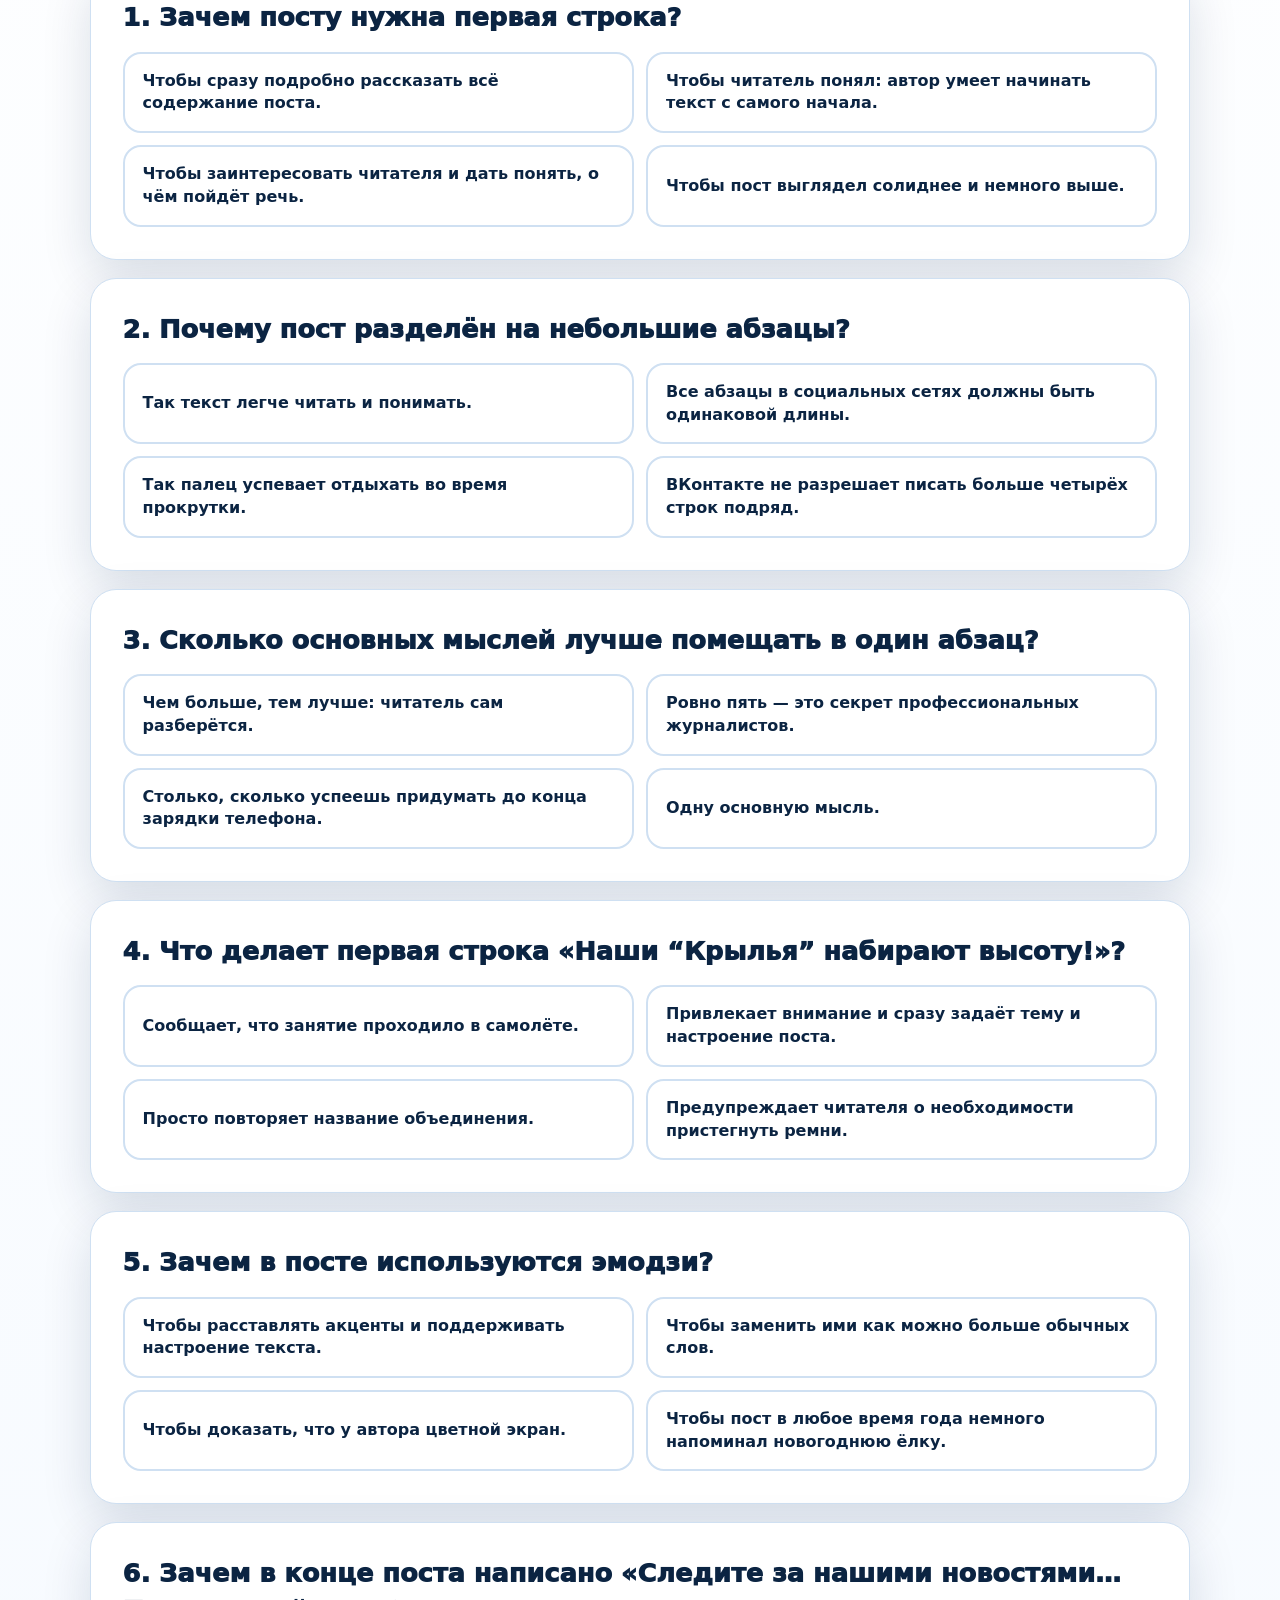
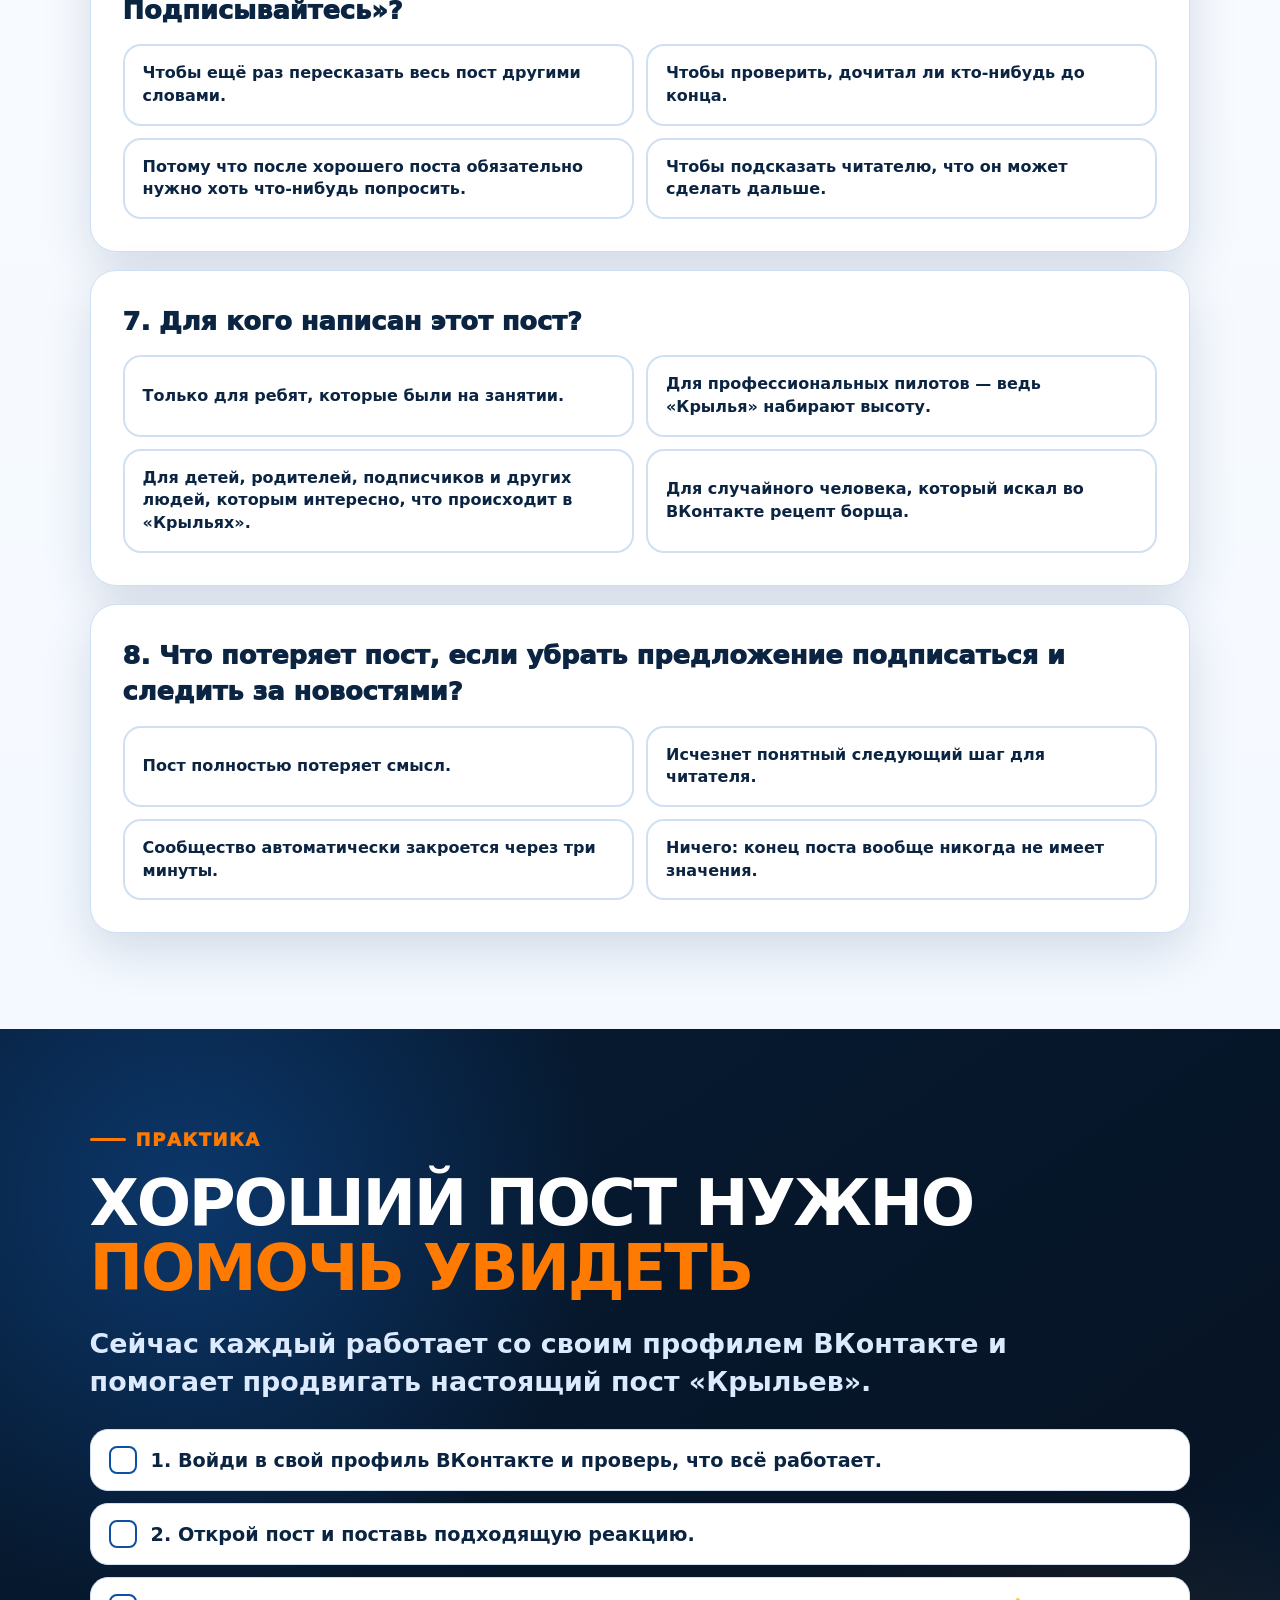
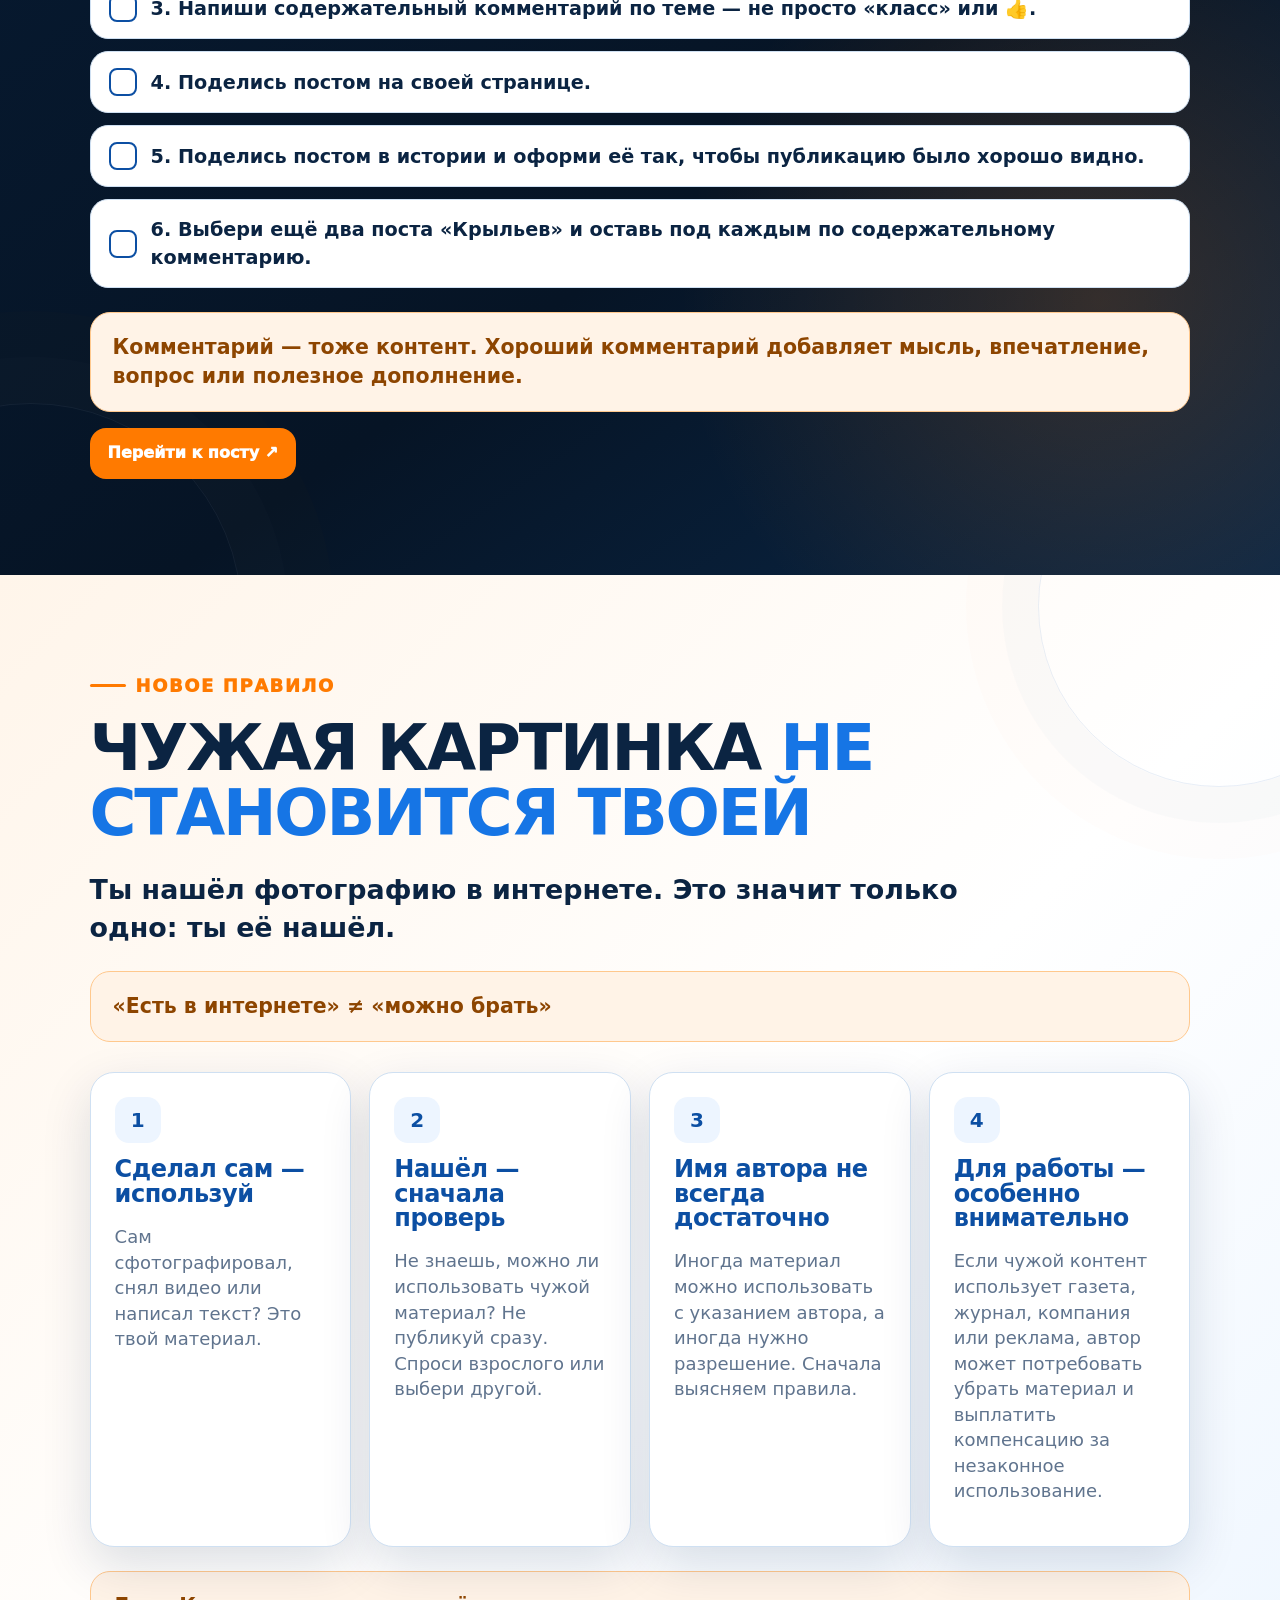
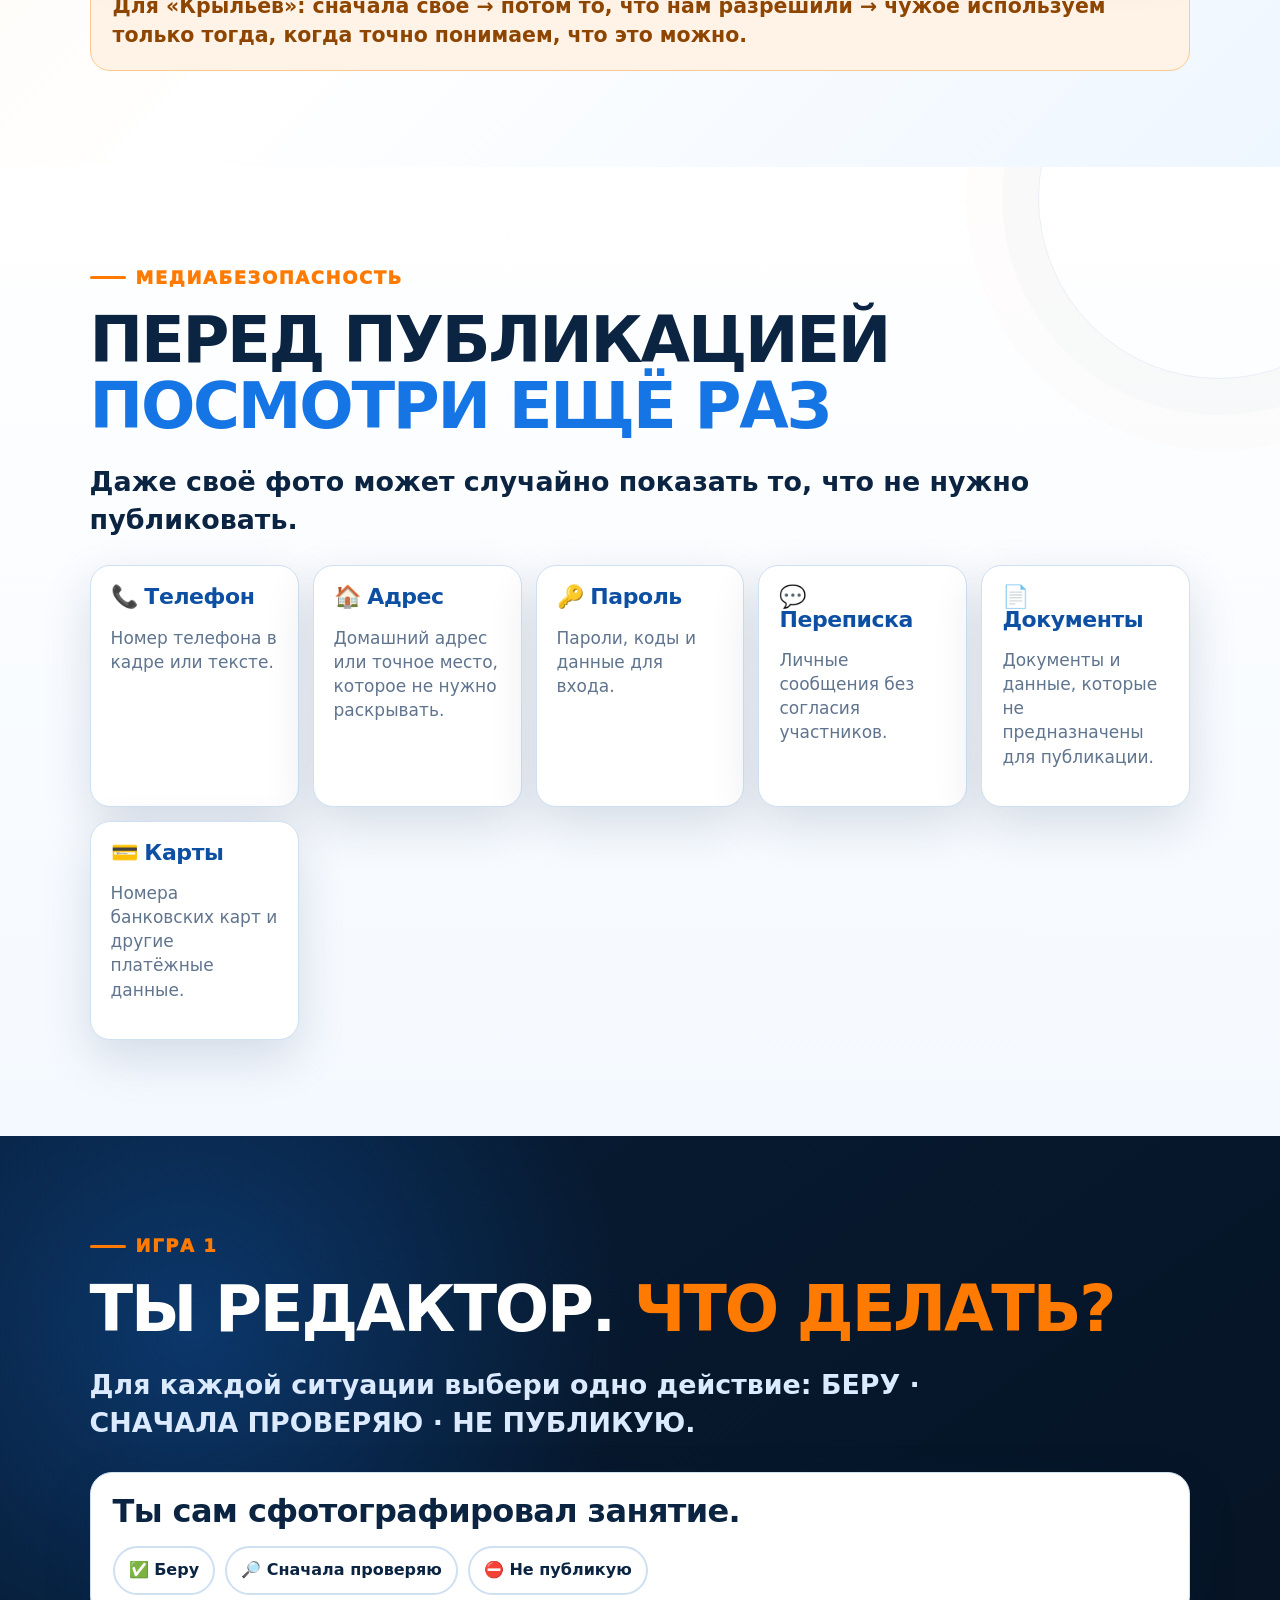
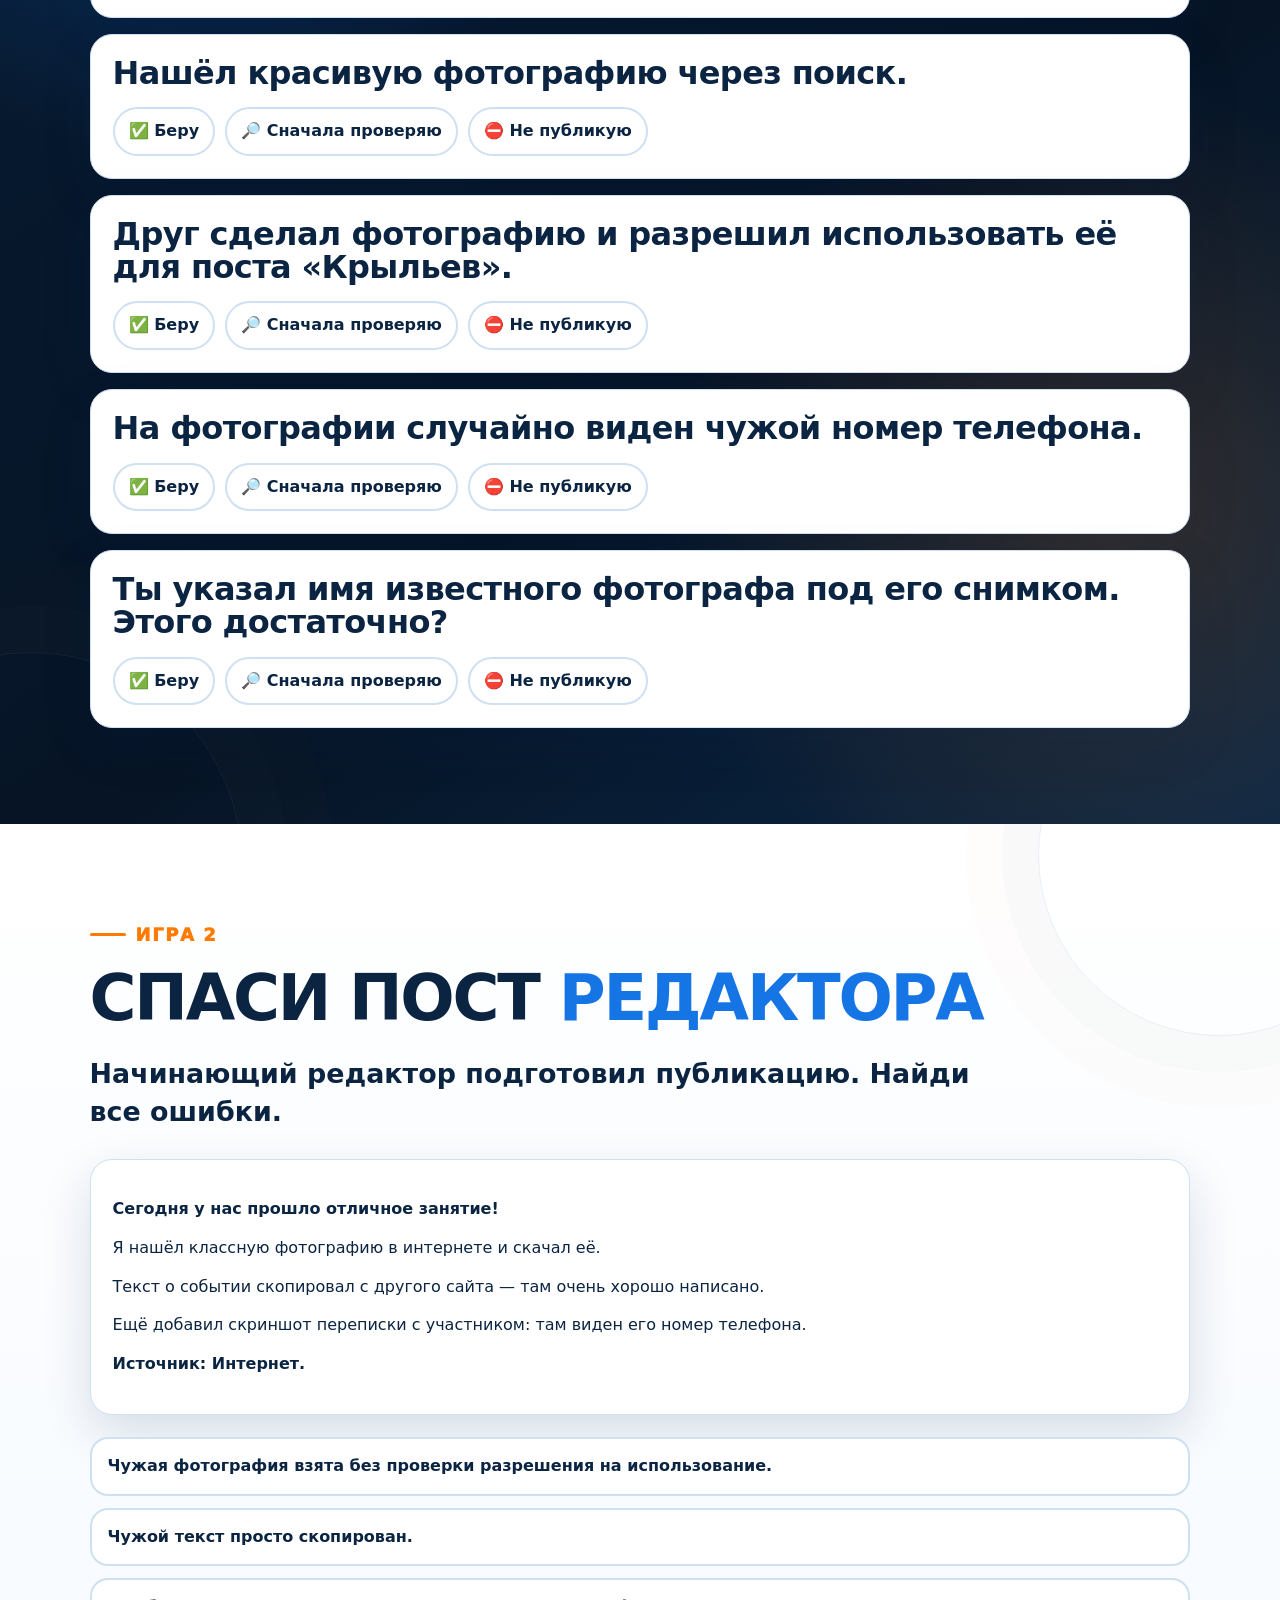
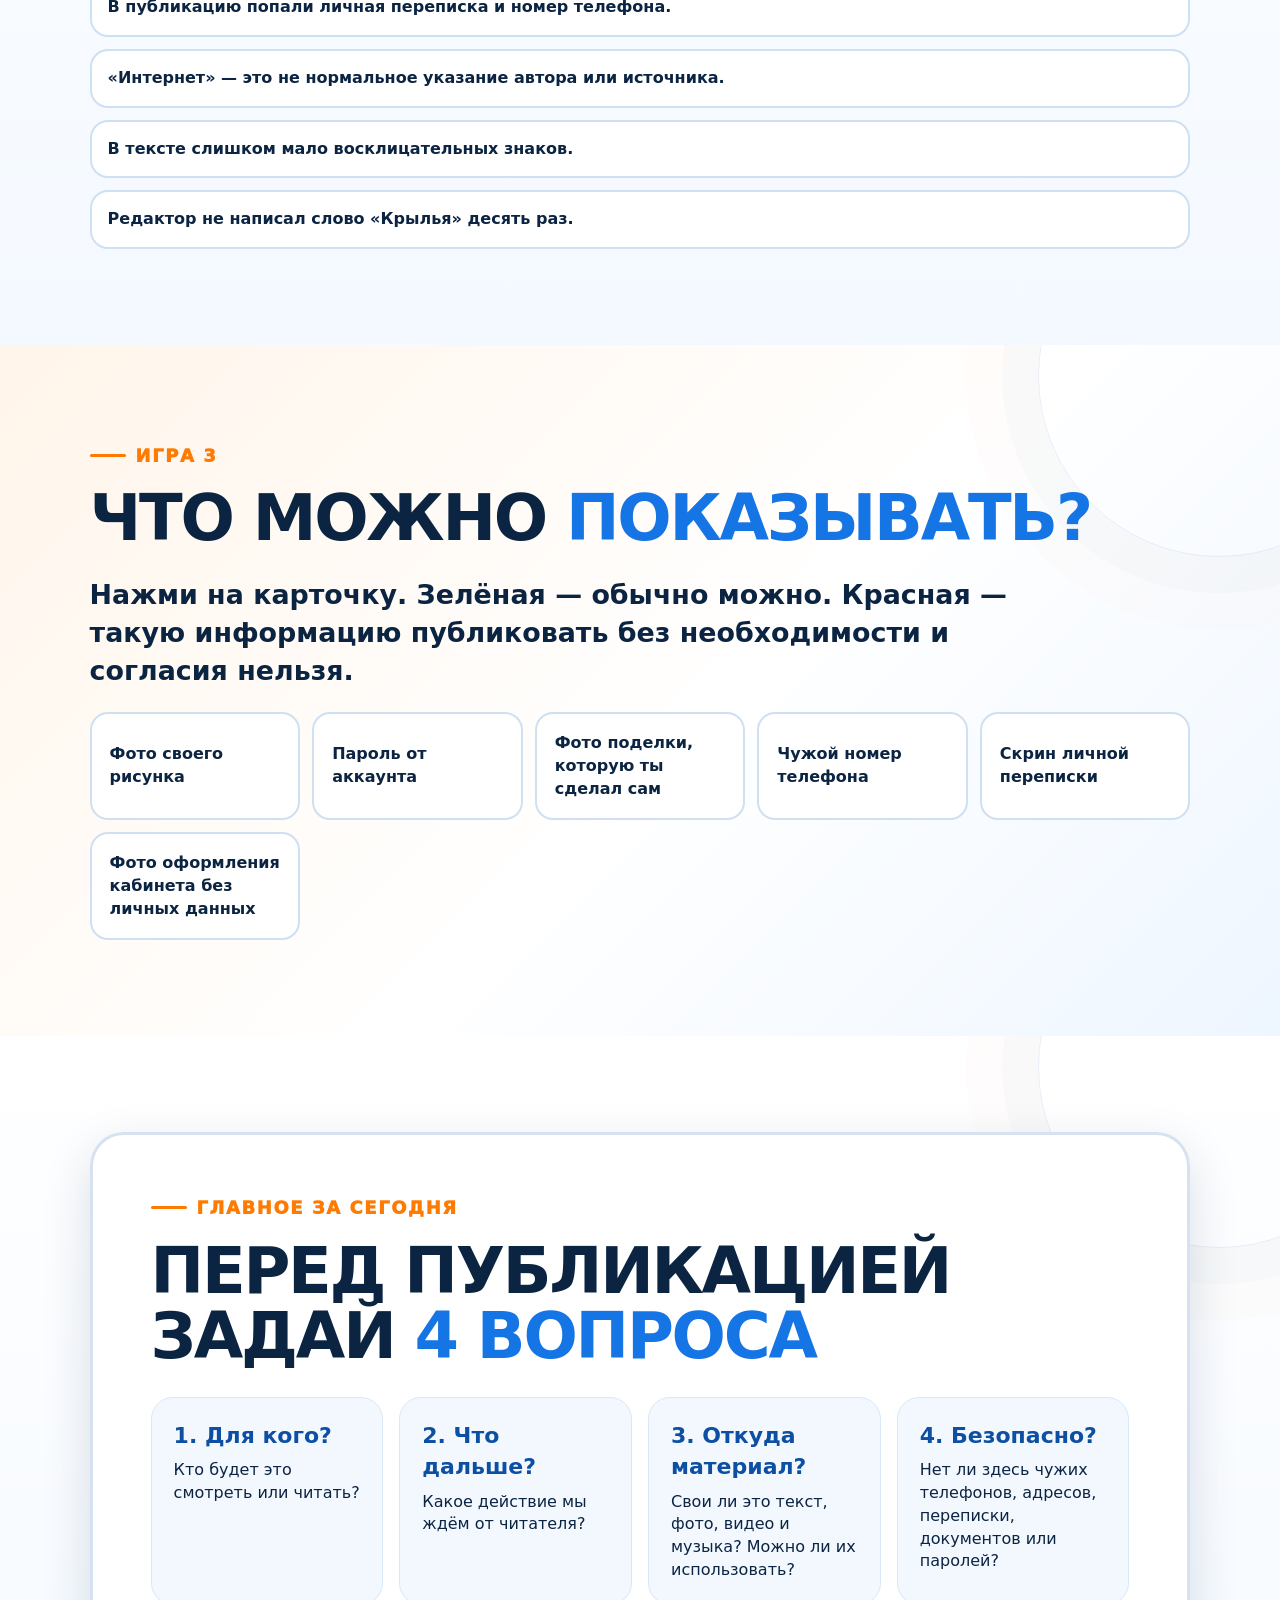
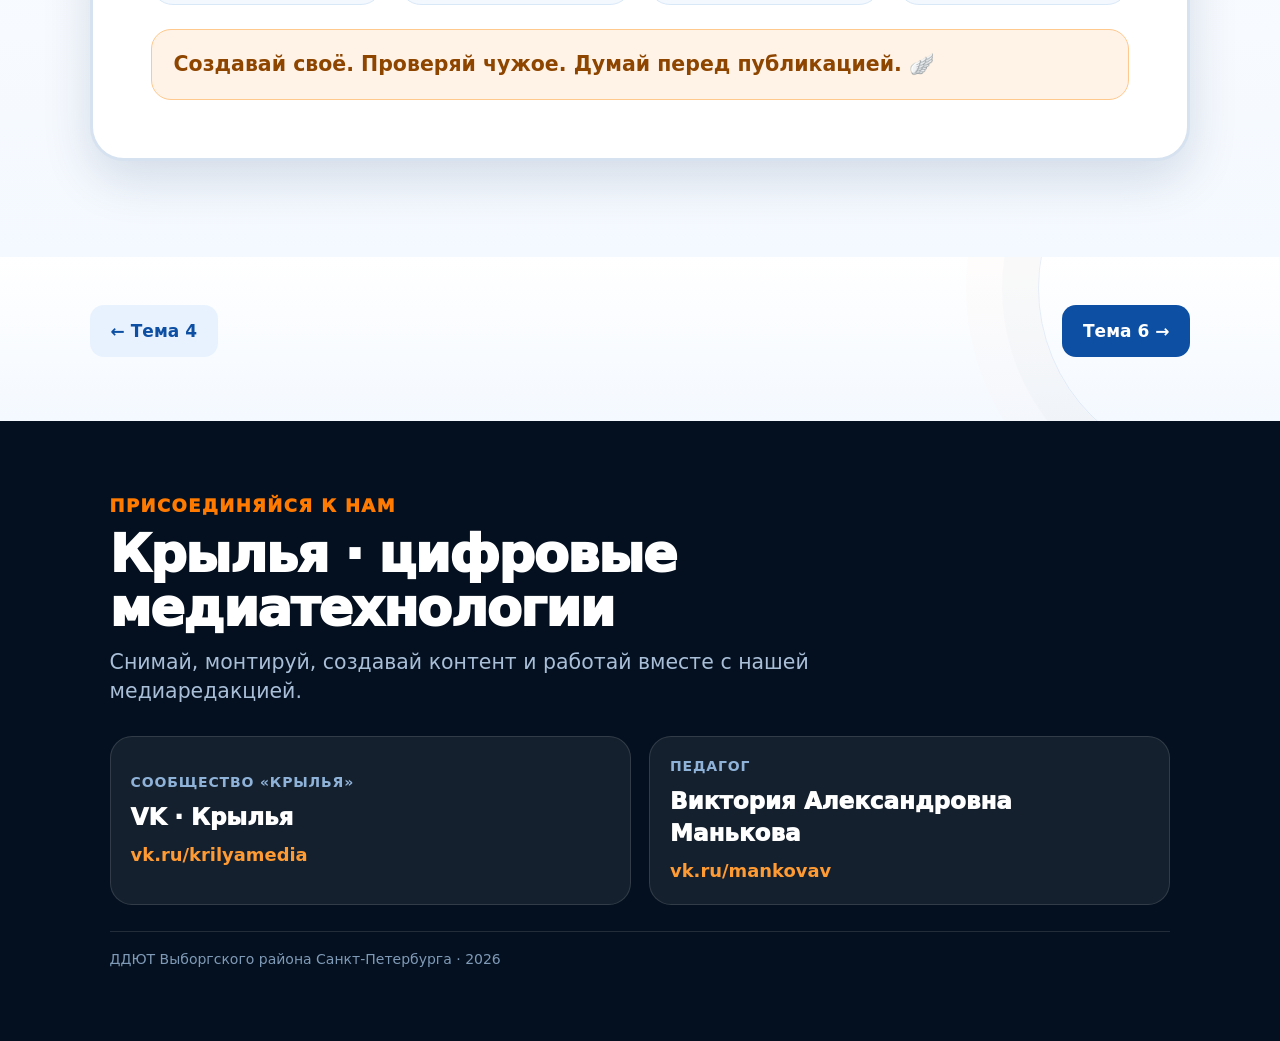
<file: 5/index.html>
<!doctype html>
<html lang="ru">
<head>
<meta charset="utf-8">
<meta name="viewport" content="width=device-width, initial-scale=1, viewport-fit=cover">
<meta name="description" content="Тема 5 курса «Крылья»: продвижение поста, авторское право и медиабезопасность.">
<title>Тема 5 - Пост опубликован. Что дальше? | Крылья</title>
<style>
:root{
  --blue:#0c4fa3;
  --blue2:#1675e5;
  --dark:#071c35;
  --dark2:#0d2b4e;
  --orange:#ff7a00;
  --orange2:#ff9b33;
  --ink:#0b2442;
  --paper:#f7fbff;
  --white:#ffffff;
  --muted:#60748e;
  --line:#cfe0f2;
  --good:#0e9f6e;
  --bad:#d73a49;
  --shadow:0 18px 50px rgba(4,36,76,.14);
  --radius:28px;
}
*{box-sizing:border-box}
html{scroll-behavior:smooth}
body{
  margin:0;
  font-family:Inter,ui-sans-serif,system-ui,-apple-system,"Segoe UI",Roboto,Arial,sans-serif;
  color:var(--ink);
  background:var(--paper);
  line-height:1.42;
}
button,input{font:inherit}
a{color:inherit}

.topbar{
  position:sticky; top:0; z-index:50;
  display:grid; grid-template-columns:auto auto;
  justify-content:space-between;
  align-items:center; gap:10px;
  padding:10px clamp(10px,3vw,26px);
  background:rgba(255,255,255,.94);
  border-bottom:1px solid rgba(12,79,163,.14);
  backdrop-filter:blur(14px);
}
.brand{
  display:flex; align-items:center; justify-content:center;
  width:clamp(44px,6vw,60px); height:clamp(44px,6vw,60px);
  border-radius:16px; overflow:hidden; flex:0 0 auto;
  box-shadow:0 8px 22px rgba(12,79,163,.12);
  background:#fff;
}
.brand img{width:100%; height:100%; object-fit:cover; display:block}
.lesson-menu{position:relative; justify-self:end}
.menu-toggle{
  width:48px; height:48px; border:1px solid var(--line); border-radius:15px;
  background:#fff; color:var(--blue); cursor:pointer; display:grid; place-items:center;
  box-shadow:0 8px 22px rgba(12,79,163,.10);
}
.menu-toggle:hover{border-color:var(--blue2)}
.menu-toggle-lines,.menu-toggle-lines::before,.menu-toggle-lines::after{
  display:block; width:22px; height:3px; border-radius:99px; background:currentColor;
}
.menu-toggle-lines{position:relative}
.menu-toggle-lines::before,.menu-toggle-lines::after{content:""; position:absolute; left:0}
.menu-toggle-lines::before{top:-7px}.menu-toggle-lines::after{top:7px}
.tabs{
  display:none; position:absolute; right:0; top:calc(100% + 10px); width:210px;
  grid-template-columns:repeat(2,minmax(0,1fr)); gap:8px; padding:12px;
  background:#fff; border:1px solid var(--line); border-radius:18px;
  box-shadow:0 18px 46px rgba(12,79,163,.20);
}
.tabs.open{display:grid}
.tab{
  border:1px solid var(--line);
  background:#fff;
  color:#8ca7cb;
  padding:clamp(9px,1.3vw,14px) clamp(8px,1vw,14px);
  border-radius:999px;
  font-weight:900;
  font-size:clamp(13px,2vw,18px);
  cursor:pointer;
  white-space:nowrap;
  line-height:1;
  min-width:0;
  display:grid; place-items:center; text-decoration:none;
}
.tab:hover{border-color:var(--blue2); transform:translateY(-1px)}
.tab.active{background:var(--blue); color:#fff; border-color:var(--blue)}
.tab.placeholder{opacity:.95}
.page-note{
  display:none; position:fixed; top:82px; right:16px; z-index:60;
  max-width:320px; padding:14px 16px; background:var(--dark); color:#fff;
  border-radius:16px; box-shadow:var(--shadow); font-weight:700;
}

.panel{
  position:relative; overflow:hidden;
  min-height:min(820px,90vh);
  padding:clamp(48px,8vw,96px) clamp(18px,7vw,92px);
  display:flex; align-items:center;
}
.panel.compact{min-height:auto}
.panel.light{background:linear-gradient(180deg,#fff,#f4f9ff)}
.panel.dark{
  color:#fff;
  background:
    radial-gradient(circle at 15% 15%, rgba(22,117,229,.32), transparent 28%),
    radial-gradient(circle at 86% 76%, rgba(255,122,0,.18), transparent 30%),
    linear-gradient(145deg,var(--dark),#061425 62%,#0a2747);
}
.panel.orange{background:linear-gradient(135deg,#fff5ea,#fff 55%,#eef6ff)}
.panel:before,.panel:after{content:""; position:absolute; pointer-events:none; opacity:.42}
.panel.light:before,.panel.orange:before{
  width:360px;height:360px;right:-120px;top:-150px;
  border:1px solid rgba(12,79,163,.22); border-radius:50%;
  box-shadow:0 0 0 36px rgba(12,79,163,.04),0 0 0 72px rgba(255,122,0,.035);
}
.panel.dark:after{
  width:420px;height:420px;left:-180px;bottom:-250px;
  border:1px solid rgba(255,255,255,.13); border-radius:50%;
  box-shadow:0 0 0 46px rgba(255,255,255,.025),0 0 0 92px rgba(255,122,0,.025);
}
.wrap{width:min(1240px,100%); margin:0 auto; position:relative; z-index:1}
.eyebrow{
  display:inline-flex; align-items:center; gap:10px;
  font-size:clamp(14px,1.4vw,19px); font-weight:950; letter-spacing:.09em;
  text-transform:uppercase; color:var(--orange);
  margin-bottom:18px;
}
.eyebrow:before{content:"";width:36px;height:3px;background:currentColor;border-radius:99px}
h1,h2,h3{margin:0;line-height:1.02}
h1{font-size:clamp(42px,7vw,100px);letter-spacing:-.045em}
h2{font-size:clamp(32px,5vw,70px);letter-spacing:-.035em}
h3{font-size:clamp(23px,2.5vw,36px);letter-spacing:-.02em}
.lead{font-size:clamp(20px,2.1vw,31px); max-width:940px; margin:24px 0 0; font-weight:650}
.dark .lead{color:#dbeafe}
.accent{color:var(--orange)}
.blue{color:var(--blue2)}
.pills{display:flex;gap:10px;flex-wrap:wrap;margin-top:28px}
.pill{
  padding:10px 15px;border-radius:999px;font-weight:850;
  background:rgba(12,79,163,.09); color:var(--blue); border:1px solid rgba(12,79,163,.13)
}
.dark .pill{background:rgba(255,255,255,.09);color:#fff;border-color:rgba(255,255,255,.15)}
.grid{
  display:grid; grid-template-columns:repeat(auto-fit,minmax(min(260px,100%),1fr));
  gap:clamp(16px,2vw,26px); margin-top:34px;
}
.card{
  background:#fff;border:1px solid var(--line);border-radius:var(--radius);
  padding:clamp(22px,3vw,34px);box-shadow:var(--shadow);
}
.dark .card{
  background:rgba(255,255,255,.07);border-color:rgba(255,255,255,.16);
  box-shadow:none;backdrop-filter:blur(10px)
}
.card p{font-size:clamp(17px,1.4vw,21px);margin:12px 0 0;color:var(--muted)}
.dark .card p{color:#cdddf0}
.number{
  width:44px;height:44px;border-radius:14px;display:grid;place-items:center;
  background:#e8f2ff;color:var(--blue);font-weight:950;margin-bottom:18px
}
.dark .number{background:rgba(255,255,255,.12);color:#fff}
.checklist{display:grid;gap:12px;margin-top:30px;max-width:900px}
.check{
  border:1px solid var(--line);background:#fff;border-radius:18px;
  padding:16px 18px;display:flex;align-items:center;gap:14px;
  font-size:clamp(18px,1.5vw,22px);font-weight:800;cursor:pointer;
  text-align:left;
}
.check:hover{border-color:#91bde9}
.box{
  flex:0 0 28px;width:28px;height:28px;border:2px solid var(--blue);border-radius:8px;
  display:grid;place-items:center;color:#fff;background:#fff
}
.check.done{background:#effcf6;border-color:#b7ead6;color:#17654c}
.check.done .box{background:var(--good);border-color:var(--good)}
.check.done .box:after{content:"✓";font-weight:950}
.cta{
  border:0;border-radius:16px;padding:14px 20px;cursor:pointer;
  background:var(--blue);color:#fff;font-weight:900;box-shadow:0 10px 26px rgba(12,79,163,.2)
}
.cta:hover{transform:translateY(-2px)}
.cta.orange{background:var(--orange)}

.task-grid{
  display:grid;grid-template-columns:repeat(auto-fit,minmax(min(230px,100%),1fr));gap:18px;margin-top:34px
}
.mystery{
  min-height:230px;border-radius:26px;border:0;cursor:pointer;
  padding:22px;color:#fff;text-align:left;position:relative;overflow:hidden;
  background:linear-gradient(145deg,var(--blue),#092f66);
  box-shadow:var(--shadow);
}
.mystery:nth-child(even){background:linear-gradient(145deg,#f27700,#ff9d35)}
.mystery .q{font-size:84px;line-height:1;font-weight:950;opacity:.9;letter-spacing:-.04em}
.mystery .label{position:absolute;left:22px;right:22px;bottom:24px;font-size:20px;font-weight:950}

.steps{display:grid;gap:12px;margin-top:24px}
.step{
  display:grid;grid-template-columns:44px 1fr;gap:14px;align-items:start;
  padding:16px;border:1px solid var(--line);border-radius:18px;background:#fff
}
.step b{display:grid;place-items:center;width:44px;height:44px;border-radius:14px;background:#edf5ff;color:var(--blue)}
.step strong{font-size:20px}
.step span{display:block;color:var(--muted);margin-top:3px;font-size:17px}

.quiz{
  display:grid;grid-template-columns:repeat(auto-fit,minmax(min(280px,100%),1fr));gap:18px;margin-top:28px
}
.answer{
  border:2px solid var(--line);background:#fff;border-radius:22px;padding:24px;
  font-size:clamp(19px,1.7vw,25px);font-weight:900;cursor:pointer;text-align:left;color:var(--ink)
}
.answer:hover{border-color:var(--blue2)}
.answer.good{border-color:var(--good);background:#effcf6}
.answer.bad{border-color:#f1bac0;background:#fff5f6}
.feedback{
  margin-top:18px;padding:16px 18px;border-radius:16px;background:#edf6ff;color:var(--blue);
  font-size:18px;font-weight:800;display:none
}
.feedback.show{display:block}

.editor-form{
  display:grid;grid-template-columns:repeat(auto-fit,minmax(min(230px,100%),1fr));gap:14px;margin-top:28px
}
.field{display:grid;gap:8px}
.field label{font-weight:900;color:var(--blue2)}
.field input{
  width:100%;padding:14px 15px;border:1px solid var(--line);border-radius:14px;background:#fff;color:var(--ink)
}
.preview{
  margin-top:24px;padding:26px;border-radius:22px;border:1px dashed #8fb9e3;background:#f5faff;
  display:none;color:var(--ink)
}
.preview.show{display:block}
.preview h3{color:var(--blue); margin-bottom:10px}
.preview p{margin:10px 0;font-size:18px;line-height:1.5}
.preview .mini-note{margin-top:14px;padding-top:14px;border-top:1px solid #dbe8f6;color:#4b637d;font-size:16px}

.wheel-wrap{
  display:grid;grid-template-columns:minmax(260px,480px) 1fr;gap:clamp(24px,5vw,70px);align-items:center;margin-top:34px
}
.wheel-area{position:relative;display:grid;place-items:center}
.pointer{
  position:absolute;top:50%;right:-8px;transform:translateY(-50%);
  width:0;height:0;border-top:18px solid transparent;border-bottom:18px solid transparent;border-right:34px solid var(--orange);
  z-index:3;filter:drop-shadow(0 4px 4px rgba(0,0,0,.2))
}
.wheel-shell{
  position:relative;
  width:min(74vw,430px);
  aspect-ratio:1;
}
.wheel{
  width:100%;height:100%;
  border-radius:50%;
  background:conic-gradient(
    #0c4fa3 0 72deg,
    #ff7a00 72deg 144deg,
    #1675e5 144deg 216deg,
    #ff9b33 216deg 288deg,
    #0a315f 288deg 360deg
  );
  border:10px solid #fff;
  box-shadow:0 18px 50px rgba(0,0,0,.25);
  transition:transform 2.8s cubic-bezier(.12,.76,.17,1);
  position:relative;
  overflow:hidden;
}
.wheel:after{
  content:"";
  position:absolute;
  inset:37%;
  background:#fff;
  border-radius:50%;
  box-shadow:0 4px 18px rgba(0,0,0,.18)
}
.wheel-word{
  position:absolute;
  left:50%;
  top:50%;
  transform-origin:0 50%;
  font-weight:950;
  font-size:clamp(12px,1.5vw,18px);
  color:#fff;
  letter-spacing:.04em;
  text-shadow:0 2px 5px rgba(0,0,0,.32);
  white-space:nowrap;
  pointer-events:none;
}
.wheel-result{font-size:clamp(25px,3vw,44px);font-weight:950;margin:16px 0 24px;color:var(--orange)}


/* Modal task windows */
body.modal-open{overflow:hidden}
.task-modal{
  display:none;
  position:fixed;
  inset:0;
  z-index:200;
  background:rgba(2,12,25,.76);
  backdrop-filter:blur(8px);
  padding:clamp(12px,3vw,34px);
  overflow:auto;
}
.task-modal.open{display:grid;place-items:center}
.modal-card{
  position:relative;
  width:min(980px,100%);
  max-height:calc(100vh - 40px);
  overflow:auto;
  border-radius:32px;
  background:#fff;
  color:var(--ink);
  box-shadow:0 32px 90px rgba(0,0,0,.35);
  border:1px solid rgba(12,79,163,.14);
}
.modal-card.dark-card{
  background:linear-gradient(145deg,#071c35,#0b294a);
  color:#fff;
  border-color:rgba(255,255,255,.13);
}
.modal-head{
  position:sticky;
  top:0;
  z-index:3;
  display:flex;
  align-items:flex-start;
  justify-content:space-between;
  gap:20px;
  padding:clamp(24px,4vw,42px) clamp(24px,4vw,48px) 18px;
  background:inherit;
  border-bottom:1px solid rgba(12,79,163,.11);
}
.dark-card .modal-head{border-bottom-color:rgba(255,255,255,.12)}
.modal-title-wrap small{
  display:block;
  color:var(--orange);
  font-weight:950;
  letter-spacing:.08em;
  text-transform:uppercase;
  margin-bottom:8px;
}
.modal-title-wrap h2{font-size:clamp(32px,5vw,62px)}
.modal-close{
  flex:0 0 auto;
  width:48px;
  height:48px;
  border-radius:50%;
  border:1px solid var(--line);
  background:#fff;
  color:var(--ink);
  font-size:30px;
  line-height:1;
  font-weight:700;
  cursor:pointer;
}
.dark-card .modal-close{
  background:rgba(255,255,255,.08);
  color:#fff;
  border-color:rgba(255,255,255,.18);
}
.modal-body{padding:24px clamp(24px,4vw,48px) clamp(30px,4vw,48px)}
.modal-body .lead{margin-top:0}
.modal-body .grid,
.modal-body .editor-form,
.modal-body .steps,
.modal-body .quiz,
.modal-body .wheel-wrap{margin-top:26px}
.modal-hint{
  margin-top:24px;
  padding:20px 22px;
  border-radius:20px;
  background:#f1f7ff;
  border:1px solid #d9e8f7;
}
.dark-card .modal-hint{
  background:rgba(255,255,255,.07);
  border-color:rgba(255,255,255,.15);
}
.dark-card .modal-hint p,
.dark-card .modal-hint span{color:#d7e6f7}
.dark-card .field input{color:var(--ink)}
.dark-card .preview{background:#f5faff;color:var(--ink)}
.dark-card .step{color:var(--ink)}
.dark-card .answer{color:var(--ink)}
.dark-card .wheel-result{color:var(--orange)}
@media (max-width:600px){
  .task-modal{padding:0}
  .modal-card{min-height:100vh;max-height:none;border-radius:0}
  .modal-head{padding:20px 18px 16px}
  .modal-body{padding:20px 18px 34px}
  .modal-close{width:44px;height:44px}
}

.memory{
  border:3px solid rgba(12,79,163,.18);background:#fff;border-radius:34px;padding:clamp(26px,4vw,48px);
  box-shadow:var(--shadow)
}
.memory-list{
  display:grid;grid-template-columns:repeat(auto-fit,minmax(min(250px,100%),1fr));gap:16px;margin-top:28px
}
.memory-item{padding:20px;border-radius:20px;background:#f2f7ff;border:1px solid #d8e7f8}
.memory-item b{color:var(--blue);display:block;margin-bottom:6px;font-size:20px}
.publish-checks{display:flex;flex-wrap:wrap;gap:12px;margin-top:26px}
.toggle{
  border:2px solid var(--line);background:#fff;border-radius:999px;padding:12px 16px;font-weight:900;cursor:pointer;color:var(--ink)
}
.toggle.on{background:#e9fff5;border-color:#75d9b3;color:#17654c}
.ready{margin-top:22px;font-size:clamp(25px,3vw,42px);font-weight:950;color:var(--good);display:none}
.ready.show{display:block}

.footer{
  padding:0;
  background:#04101f;
  color:#dbe8f7;
  text-align:left;
}
.footer-inner{
  width:min(1240px,100%);
  margin:0 auto;
  padding:clamp(38px,6vw,72px) clamp(18px,7vw,92px);
}
.footer-kicker{
  color:var(--orange);
  font-weight:950;
  letter-spacing:.08em;
  text-transform:uppercase;
  font-size:clamp(14px,1.4vw,18px);
}
.footer-title{
  margin-top:10px;
  color:#fff;
  font-size:clamp(29px,4vw,52px);
  font-weight:950;
  line-height:1.05;
  letter-spacing:-.03em;
}
.footer-subtitle{
  margin-top:12px;
  color:#a9bfd8;
  font-size:clamp(17px,1.6vw,22px);
  max-width:780px;
}
.footer-contacts{
  display:grid;
  grid-template-columns:repeat(2,minmax(0,1fr));
  gap:18px;
  align-items:stretch;
  margin-top:30px;
}
.contact-card{
  display:flex;
  min-width:0;
  flex-direction:column;
  justify-content:center;
  gap:8px;
  padding:20px;
  border-radius:22px;
  background:rgba(255,255,255,.07);
  border:1px solid rgba(255,255,255,.12);
  text-decoration:none;
}
.contact-card:hover{
  background:rgba(255,255,255,.11);
  border-color:rgba(255,122,0,.6);
}
.contact-label{
  color:#8fb2d9;
  font-size:14px;
  font-weight:900;
  text-transform:uppercase;
  letter-spacing:.06em;
}
.contact-name{
  color:#fff;
  font-size:clamp(18px,1.8vw,27px);
  font-weight:950;
  overflow-wrap:anywhere;
}
.contact-url{
  color:#ff9b33;
  font-size:clamp(15px,1.4vw,19px);
  font-weight:800;
  word-break:break-all;
}
.footer-bottom{
  margin-top:26px;
  padding-top:18px;
  border-top:1px solid rgba(255,255,255,.12);
  color:#7f9ab7;
  font-size:14px;
}
@media (max-width:900px){
  .footer-contacts{
    grid-template-columns:1fr;
  }
  .contact-name{
    white-space:normal;
  }
}

@media (max-width:860px){
  .topbar{gap:8px; padding:8px 10px}
  .wheel-wrap{grid-template-columns:1fr}
  .panel{min-height:auto}
}
@media (max-width:520px){
  .topbar{grid-template-columns:42px 1fr}
  .brand{width:42px;height:42px;border-radius:12px}
  .tabs{gap:6px}
  .tab{padding:10px 6px; font-size:13px}
}
@media (prefers-reduced-motion:reduce){
  *{scroll-behavior:auto!important;transition:none!important}
}

/* Three lesson pages */
.day-page{display:none}
.day-page.active{display:block}
.tab{transition:.18s ease}

/* Monday / Friday interactive elements */
.demo-grid{display:grid;grid-template-columns:repeat(auto-fit,minmax(min(280px,100%),1fr));gap:20px;margin-top:30px}
.demo-post{background:#fff;border:1px solid var(--line);border-radius:26px;padding:24px;box-shadow:var(--shadow)}
.dark .demo-post{background:rgba(255,255,255,.08);border-color:rgba(255,255,255,.14);box-shadow:none}
.post-visual{min-height:190px;border-radius:22px;display:grid;place-items:center;background:linear-gradient(145deg,#edf5ff,#fff5e9);font-size:90px;margin-bottom:18px}
.post-copy{font-size:clamp(19px,1.8vw,26px);font-weight:850;margin:0}
.choice-row{display:flex;gap:10px;flex-wrap:wrap;margin-top:20px}
.choice-btn{border:2px solid var(--line);background:#fff;color:var(--ink);padding:12px 16px;border-radius:999px;font-weight:900;cursor:pointer}
.choice-btn:hover{border-color:var(--blue2)}
.choice-btn.correct{background:#eafff5;border-color:#6bd5ad;color:#126849}
.choice-btn.wrong{background:#fff0f1;border-color:#efaab1;color:#a62935}
.dark .choice-btn{background:rgba(255,255,255,.09);color:#fff;border-color:rgba(255,255,255,.2)}
.dark .choice-btn.correct{background:#153f3a;border-color:#57c79e;color:#dffff1}
.dark .choice-btn.wrong{background:#49242a;border-color:#df7d89;color:#ffe4e7}
.inline-feedback{display:none;margin-top:18px;padding:16px 18px;border-radius:18px;background:#edf6ff;color:var(--blue);font-weight:850;font-size:18px}
.inline-feedback.show{display:block}
.dark .inline-feedback{background:rgba(255,255,255,.09);color:#fff;border:1px solid rgba(255,255,255,.12)}
.big-chain{display:flex;align-items:center;gap:10px;flex-wrap:wrap;margin-top:28px}
.chain-item{padding:13px 18px;border-radius:16px;background:#fff;border:1px solid var(--line);font-weight:950;color:var(--blue);font-size:clamp(17px,1.6vw,22px)}
.dark .chain-item{background:rgba(255,255,255,.08);border-color:rgba(255,255,255,.16);color:#fff}
.chain-arrow{font-weight:950;color:var(--orange);font-size:28px}
.icon-card{text-align:left;cursor:pointer;transition:.18s ease}
.icon-card:hover{transform:translateY(-3px);border-color:#9fc6ec}
.icon-card .emoji{font-size:44px;display:block;margin-bottom:12px}
.quick-grid{display:grid;grid-template-columns:repeat(auto-fit,minmax(min(190px,100%),1fr));gap:14px;margin-top:26px}
.quick-item{border:2px solid var(--line);border-radius:20px;background:#fff;padding:20px;text-align:center;font-weight:900;font-size:18px;cursor:pointer;min-height:100px;display:grid;place-items:center}
.quick-item.good{background:#eafff5;border-color:#6bd5ad;color:#126849}
.quick-item.bad{background:#fff0f1;border-color:#efaab1;color:#a62935}
.editor-questions{display:grid;grid-template-columns:repeat(3,minmax(0,1fr));gap:16px;margin-top:28px}
.question-tile{border-radius:24px;padding:24px;background:#fff;border:1px solid var(--line);box-shadow:var(--shadow)}
.question-tile b{display:block;color:var(--orange);font-size:clamp(30px,4vw,54px);margin-bottom:8px}
.question-tile span{font-size:clamp(19px,1.7vw,25px);font-weight:900}
.dark .question-tile{background:rgba(255,255,255,.08);border-color:rgba(255,255,255,.15);box-shadow:none}
.selector-block{margin-top:24px;padding:22px;border-radius:22px;background:#fff;border:1px solid var(--line)}
.dark .selector-block{background:rgba(255,255,255,.07);border-color:rgba(255,255,255,.14)}
.option-group{margin-top:18px}
.option-group-title{font-weight:950;margin-bottom:10px;color:var(--blue)}
.dark .option-group-title{color:#9fc8ff}
.option-buttons{display:flex;gap:10px;flex-wrap:wrap}
.select-option{border:2px solid var(--line);background:#fff;color:var(--ink);padding:11px 14px;border-radius:15px;font-weight:850;cursor:pointer}
.select-option.selected{border-color:var(--orange);background:#fff3e7;color:#8d4500}
.dark .select-option{background:rgba(255,255,255,.08);color:#fff;border-color:rgba(255,255,255,.18)}
.dark .select-option.selected{background:#573515;border-color:var(--orange);color:#fff}
.result-banner{display:none;margin-top:22px;padding:20px;border-radius:20px;background:#eafff5;border:1px solid #9fe4c9;color:#126849;font-size:19px;font-weight:850}
.result-banner.show{display:block}
.compare-card{border-radius:24px;padding:26px;border:1px solid var(--line);background:#fff}
.compare-card.bad-example{background:#fff6f6;border-color:#f2c7cb}
.compare-card.good-example{background:#f1fff8;border-color:#b6ead5}
.compare-card .tag{font-size:13px;font-weight:950;letter-spacing:.07em;text-transform:uppercase;color:var(--muted);margin-bottom:12px}
.compare-card blockquote{margin:0;font-size:clamp(20px,2vw,30px);font-weight:800;line-height:1.35}
.material-grid{display:grid;grid-template-columns:repeat(auto-fit,minmax(min(165px,100%),1fr));gap:12px;margin-top:24px}
.material-card{border:2px solid var(--line);background:#fff;border-radius:18px;padding:18px;font-weight:850;cursor:pointer;min-height:100px}
.material-card.selected{border-color:var(--orange);background:#fff3e7}
.memory-screen{border-radius:34px;background:#fff;border:3px solid rgba(12,79,163,.16);padding:clamp(28px,5vw,58px);box-shadow:var(--shadow);width:min(1200px,100%)}
.memory-screen.dark-memory{background:linear-gradient(145deg,#071c35,#0b294a);color:#fff;border-color:rgba(255,255,255,.13)}
.memory-columns{display:grid;grid-template-columns:repeat(auto-fit,minmax(min(250px,100%),1fr));gap:18px;margin-top:28px}
.memory-box{border-radius:22px;padding:22px;background:#f3f8ff;border:1px solid #d9e8f7}
.dark-memory .memory-box{background:rgba(255,255,255,.08);border-color:rgba(255,255,255,.14)}
.memory-box h3{font-size:clamp(21px,2.2vw,30px);margin-bottom:10px;color:var(--blue)}
.dark-memory .memory-box h3{color:#ff9b33}
.memory-box ul{margin:0;padding-left:20px;font-size:clamp(17px,1.5vw,21px)}
.memory-box li+li{margin-top:7px}
.safe-list{display:flex;gap:10px;flex-wrap:wrap;margin-top:18px}
.safe-chip{padding:10px 13px;border-radius:999px;background:#fff0f1;color:#a62935;border:1px solid #f0c0c5;font-weight:850}
.team-checks{display:grid;gap:12px;margin-top:26px}
.team-check{border:1px solid var(--line);background:#fff;border-radius:18px;padding:16px 18px;text-align:left;font-weight:850;cursor:pointer;display:flex;gap:12px;align-items:center}
.team-check.done{background:#eafff5;border-color:#85d9bb;color:#17654c}
.team-check .tick{width:28px;height:28px;border-radius:8px;border:2px solid var(--blue);display:grid;place-items:center;flex:0 0 auto}
.team-check.done .tick{background:var(--good);border-color:var(--good);color:#fff}
.team-check.done .tick:after{content:'✓'}
.audience-game{display:grid;gap:14px;margin-top:28px}
.audience-row{display:grid;grid-template-columns:minmax(0,1fr) auto;gap:16px;align-items:center;padding:18px 20px;border-radius:20px;background:#fff;border:1px solid var(--line)}
.audience-text{font-size:clamp(18px,1.7vw,23px);font-weight:850}
.audience-actions{display:flex;gap:8px;flex-wrap:wrap;justify-content:flex-end}
.audience-btn{border:2px solid var(--line);background:#fff;padding:9px 13px;border-radius:14px;font-weight:900;cursor:pointer}
.audience-btn.correct{background:#eafff5;border-color:#6bd5ad;color:#126849}
.audience-btn.wrong{background:#fff0f1;border-color:#efaab1;color:#a62935}
.ad-grid{display:grid;grid-template-columns:repeat(auto-fit,minmax(min(210px,100%),1fr));gap:12px;margin-top:24px}
.ad-card{background:#fff;border:2px solid var(--line);border-radius:18px;padding:18px;font-weight:850;cursor:pointer;min-height:115px}
.ad-card.selected{border-color:var(--orange);background:#fff3e7}
.random-box{margin-top:28px;border-radius:28px;padding:clamp(24px,3vw,36px);background:#fff;border:1px solid var(--line);box-shadow:var(--shadow)}
.random-result{font-size:clamp(25px,3vw,42px);font-weight:950;color:var(--blue);margin:18px 0}
.dark .random-box{background:rgba(255,255,255,.08);border-color:rgba(255,255,255,.15);box-shadow:none}
.dark .random-result{color:#ff9b33}
.strong-answer{display:grid;gap:12px;margin-top:24px}
.answer-piece{border:2px solid var(--line);background:#fff;border-radius:18px;padding:18px;text-align:left;font-size:18px;font-weight:800;cursor:pointer}
.answer-piece.correct{background:#eafff5;border-color:#6bd5ad;color:#126849}
.answer-piece.wrong{background:#fff0f1;border-color:#efaab1;color:#a62935}
.workflow{display:flex;flex-wrap:wrap;gap:10px;margin-top:24px}
.flow-card{border:2px solid var(--line);background:#fff;border-radius:16px;padding:12px 14px;font-weight:850;cursor:pointer}
.flow-card.used{opacity:.35;pointer-events:none}
.flow-built{margin-top:20px;padding:18px;border-radius:18px;background:#f3f8ff;min-height:60px;font-weight:900;color:var(--blue)}
.flow-built .flow-token{display:inline-block;margin:4px;padding:8px 10px;border-radius:12px;background:#fff;border:1px solid #cfe0f2}
.flow-ok{color:var(--good)}

/* Make modal close permanently reachable on a vertical phone */
@media (max-width:600px){
  .task-modal.open{display:block;overflow-y:auto;-webkit-overflow-scrolling:touch;padding:0}
  .modal-card{width:100%;min-height:100dvh;max-height:none;border-radius:0;overflow:visible;padding-top:0}
  .modal-head{position:sticky;top:0;z-index:30;padding:18px 72px 14px 18px;min-height:76px}
  .modal-close{position:fixed;top:max(12px,env(safe-area-inset-top));right:12px;z-index:1000;width:52px;height:52px;background:#fff!important;color:#0b2442!important;border:2px solid #cfe0f2!important;box-shadow:0 8px 24px rgba(0,0,0,.28)}
  .editor-questions{grid-template-columns:1fr}
  .audience-row{grid-template-columns:1fr}
  .audience-actions{justify-content:flex-start}
}
@media (max-width:760px){
  .editor-questions{grid-template-columns:1fr}
}

/* Latest lesson refinements */
.reveal-later{
  display:none;
  margin-top:24px;
  animation:revealUp .38s ease both;
}
.reveal-later.show{display:block}
@keyframes revealUp{
  from{opacity:0;transform:translateY(16px)}
  to{opacity:1;transform:none}
}
.quick-item .qi-emoji{
  display:block;
  font-size:34px;
  margin-bottom:8px;
}
.select-option.correct{
  background:#eafff5!important;
  border-color:#6bd5ad!important;
  color:#126849!important;
}
.select-option.wrong{
  background:#fff0f1!important;
  border-color:#efaab1!important;
  color:#a62935!important;
}
.trio-grid{
  display:grid;
  grid-template-columns:repeat(3,minmax(0,1fr));
  gap:18px;
  margin-top:30px;
}
.trio-role{
  padding:26px;
  border-radius:26px;
  background:rgba(255,255,255,.08);
  border:1px solid rgba(255,255,255,.16);
}
.trio-role .role-icon{font-size:42px;display:block;margin-bottom:12px}
.trio-role h3{color:#fff}
.trio-role p{color:#cdddf0;font-size:18px}
.role-cycle{
  margin-top:24px;
  padding:18px 20px;
  border-radius:20px;
  background:rgba(255,122,0,.14);
  border:1px solid rgba(255,122,0,.45);
  font-size:clamp(18px,1.6vw,24px);
  font-weight:900;
}
.production-grid{
  display:grid;
  grid-template-columns:repeat(auto-fit,minmax(min(260px,100%),1fr));
  gap:18px;
  margin-top:28px;
}
.production-card{
  padding:24px;
  border-radius:24px;
  background:#fff;
  border:1px solid var(--line);
  box-shadow:var(--shadow);
}
.production-card h3{color:var(--blue)}
.production-card p{font-size:18px;color:var(--muted)}
.mic-steps{
  display:grid;
  grid-template-columns:repeat(auto-fit,minmax(min(220px,100%),1fr));
  gap:16px;
  margin-top:26px;
}
.mic-step{
  padding:20px;
  border-radius:20px;
  background:#fff;
  border:1px solid var(--line);
}
.mic-step b{
  display:inline-grid;
  place-items:center;
  width:38px;height:38px;
  border-radius:12px;
  background:#edf5ff;
  color:var(--blue);
  margin-bottom:10px;
}
.mic-step strong{display:block;font-size:19px}
.mic-tip{
  margin-top:22px;
  padding:18px 20px;
  border-radius:18px;
  background:#fff3e7;
  border:1px solid #ffc88d;
  color:#8d4500;
  font-weight:900;
  font-size:clamp(18px,1.6vw,23px);
}
@media(max-width:760px){
  .trio-grid{grid-template-columns:1fr}
}


.thought-layout{display:grid;grid-template-columns:1.05fr .95fr;gap:28px;align-items:center;margin-top:22px}
.thought-visual{display:flex;justify-content:center;align-items:center}
.thought-visual img{width:min(100%,430px);height:auto;display:block;filter:drop-shadow(0 22px 38px rgba(0,0,0,.18))}
@media (max-width: 880px){
  .thought-layout{grid-template-columns:1fr;gap:18px}
  .thought-visual{order:2}
}

/* Сценарий занятия 11 сентября */
.lesson-plan{background:linear-gradient(145deg,#f6f1ff 0%,#ffffff 48%,#fff3e7 100%)}
.lesson-plan .wrap{max-width:1160px}
.plan-intro{display:grid;grid-template-columns:1.25fr .75fr;gap:24px;align-items:end;margin-bottom:28px}
.plan-note{background:#11172b;color:#fff;border-radius:24px;padding:22px 24px;box-shadow:0 14px 28px rgba(17,23,43,.16)}
.plan-note strong{display:block;color:#ffd45a;text-transform:uppercase;letter-spacing:.08em;font-size:13px;margin-bottom:8px}
.plan-note p{margin:0;line-height:1.48;font-size:16px}
.activity-legend{display:flex;flex-wrap:wrap;gap:8px;margin:20px 0 28px}
.activity-tag{border-radius:999px;padding:8px 12px;font-weight:800;font-size:12px;letter-spacing:.03em;background:#e5f8fa;color:#08778d}
.activity-tag:nth-child(2n){background:#fff0d9;color:#a45400}.activity-tag:nth-child(3n){background:#eee6ff;color:#6540bd}
.plan-timeline{display:grid;grid-template-columns:repeat(2,minmax(0,1fr));gap:16px;counter-reset:plan}
.plan-step{position:relative;overflow:hidden;border:1px solid rgba(11,32,84,.1);border-radius:24px;padding:22px 22px 20px;background:#fff;box-shadow:0 9px 22px rgba(22,43,94,.07)}
.plan-step:before{counter-increment:plan;content:counter(plan);position:absolute;right:16px;top:12px;font-weight:900;font-size:52px;line-height:1;color:#eef1f8}
.plan-step>*{position:relative}.plan-step h3{margin:0 64px 7px 0;color:#0b2054;font-size:23px;line-height:1.1}.plan-step p{margin:0;color:#405777;line-height:1.5}
.plan-meta{display:flex;gap:9px;align-items:center;margin-bottom:12px;color:#5a43a9;font-weight:900;font-size:12px;letter-spacing:.06em;text-transform:uppercase}.duration{padding:5px 9px;border-radius:999px;background:#eee6ff}
.plan-step.highlight{background:#11172b;border-color:#11172b}.plan-step.highlight h3{color:#fff}.plan-step.highlight p{color:#d8e0f7}.plan-step.highlight .plan-meta{color:#ffd45a}.plan-step.highlight:before{color:#202944}
.mini-list{padding:0;margin:13px 0 0;list-style:none;display:grid;gap:7px}.mini-list li{padding-left:20px;position:relative;color:#405777;line-height:1.4}.mini-list li:before{content:'✓';position:absolute;left:0;color:#e67e22;font-weight:900}
.plan-step.highlight .mini-list li{color:#d8e0f7}.editorial{margin-top:18px;background:#e8f8fa;border:1px solid #bde7ec;border-radius:24px;padding:22px 24px}.editorial h3{margin:0 0 10px;color:#08778d;font-size:24px}.editorial p{margin:0;color:#245a68;line-height:1.5}.teacher-task{margin-top:18px;border-radius:24px;padding:22px 24px;background:#fff8ea;border:1px dashed #f0b45c}.teacher-task h3{margin:0 0 10px;color:#a45400;font-size:22px}.teacher-task p{margin:0 0 12px;color:#6f5125;line-height:1.45}.teacher-task .mini-list li{color:#6f5125}.plan-handoff{margin-top:24px;text-align:center;padding:18px;border-radius:18px;background:#0b2054;color:#fff;font-weight:800;font-size:17px}
@media(max-width:760px){.plan-intro,.plan-timeline{grid-template-columns:1fr}.plan-step{padding:19px}.plan-step h3{font-size:21px}.plan-note{padding:19px}.lesson-plan .lead{font-size:19px}}

.topbar.course-topbar{display:flex;align-items:center;gap:clamp(12px,3vw,28px);padding:10px clamp(14px,4vw,52px)}
.course-home{font-size:14px;font-weight:850;text-decoration:none;white-space:nowrap}
.course-home:hover{color:var(--blue)}
.course-topbar .brand{margin-right:auto}
.course-menu{position:relative}
.course-menu summary{display:flex;align-items:center;gap:10px;padding:11px 15px;border:1px solid var(--line);border-radius:14px;background:#fff;color:var(--blue);cursor:pointer;list-style:none;font-weight:900;white-space:nowrap}
.course-menu summary::-webkit-details-marker{display:none}
.course-menu summary:before{content:'☰';font-size:20px;line-height:1}
.course-menu[open] summary:before{content:'×'}
.course-menu nav{position:absolute;top:calc(100% + 9px);right:0;z-index:80;display:grid;width:min(360px,calc(100vw - 28px));padding:9px;border:1px solid var(--line);border-radius:17px;background:#fff;box-shadow:var(--shadow)}
.course-menu nav a{padding:13px 14px;border-radius:10px;color:var(--ink);font-size:14px;font-weight:800;text-decoration:none}
.course-menu nav a:hover{background:#eef6ff;color:var(--blue)}
.course-catalog{min-height:calc(100vh - 160px)}
.course-catalog .wrap{max-width:960px}
.course-catalog h1{max-width:940px;font-size:clamp(34px,5vw,64px);line-height:1.08}
.lesson-list{display:grid;gap:14px;list-style:none;margin:32px 0 0;padding:0}
.lesson-list a{display:flex;align-items:center;gap:20px;padding:23px 26px;border:1px solid var(--line);border-radius:22px;background:#fff;box-shadow:var(--shadow);color:var(--ink);font-size:clamp(17px,2vw,23px);font-weight:850;text-decoration:none}
.lesson-list a:hover{border-color:var(--blue2);transform:translateY(-2px)}
.lesson-list b{color:var(--blue);white-space:nowrap}
@media(max-width:580px){.course-menu summary{padding:9px 11px;font-size:13px}.lesson-list a{display:grid;gap:5px;padding:19px}.course-home{font-size:13px}}


.topic-four .topic-hero h1{max-width:1100px;font-size:clamp(42px,6.5vw,92px)}
.topic-four .topic-section{min-height:auto}
.topic-four .topic-section .wrap{max-width:1120px}
.topic-four .topic-section h2{max-width:970px}
.topic-four .topic-grid{grid-template-columns:repeat(2,minmax(0,1fr))}
.topic-four .topic-grid .card{height:100%}
.topic-four .topic-grid .card h3{margin:14px 0 0}
.topic-four .topic-tag{display:inline-flex;align-items:center;padding:8px 12px;border-radius:999px;background:#e8f2ff;color:var(--blue);font-size:14px;font-weight:900}
.topic-four .topic-rules{display:grid;gap:12px;max-width:900px;margin:32px 0 0;padding:0;list-style:none;counter-reset:rule}
.topic-four .topic-rules li{counter-increment:rule;display:flex;align-items:flex-start;gap:15px;padding:17px 19px;border:1px solid var(--line);border-radius:17px;background:#fff;font-size:clamp(17px,1.5vw,21px);font-weight:750}
.topic-four .topic-rules li:before{content:counter(rule);display:grid;place-items:center;flex:0 0 34px;width:34px;height:34px;border-radius:11px;background:var(--blue);color:#fff;font-size:15px;font-weight:950}
.topic-four .topic-section .card p{line-height:1.5}
@media(max-width:700px){.topic-four .topic-grid{grid-template-columns:1fr}.topic-four .topic-hero h1{font-size:clamp(42px,10vw,62px)}}
</style>

<style>
.lesson5 .intro-actions{display:flex;flex-wrap:wrap;gap:12px;margin-top:26px}
.lesson5 .post-box{margin-top:30px;padding:clamp(24px,4vw,40px);border-radius:28px;background:#fff;border:1px solid var(--line);box-shadow:var(--shadow)}
.lesson5 .post-box h3{color:var(--blue)}
.lesson5 .post-box p{font-size:clamp(18px,1.6vw,22px);color:var(--muted)}
.lesson5 .post-link{display:inline-flex;align-items:center;gap:8px;margin-top:16px;padding:14px 18px;border-radius:16px;background:var(--orange);color:#fff;text-decoration:none;font-weight:950}
.lesson5 .quiz-list{display:grid;gap:18px;margin-top:30px}
.lesson5 .quiz-card{padding:clamp(22px,3vw,32px);border-radius:26px;background:#fff;border:1px solid var(--line);box-shadow:var(--shadow)}
.lesson5 .quiz-q{font-size:clamp(20px,2vw,28px);font-weight:950;margin-bottom:16px}
.lesson5 .answers{display:grid;grid-template-columns:repeat(2,minmax(0,1fr));gap:12px}
.lesson5 .answer5{border:2px solid var(--line);background:#fff;border-radius:18px;padding:16px 18px;text-align:left;font-weight:850;color:var(--ink);cursor:pointer;min-height:72px}
.lesson5 .answer5:hover{border-color:var(--blue2)}
.lesson5 .answer5.good{background:#eafff5;border-color:#6bd5ad;color:#126849}
.lesson5 .answer5.bad{background:#fff0f1;border-color:#efaab1;color:#a62935}
.lesson5 .feedback5{display:none;margin-top:14px;padding:14px 16px;border-radius:16px;background:#edf6ff;color:var(--blue);font-weight:850}
.lesson5 .feedback5.show{display:block}
.lesson5 .promo-checks{display:grid;gap:12px;margin-top:28px}
.lesson5 .promo-check{border:1px solid var(--line);background:#fff;border-radius:18px;padding:16px 18px;display:flex;gap:14px;align-items:center;text-align:left;font-size:clamp(18px,1.5vw,22px);font-weight:850;cursor:pointer;color:var(--ink)}
.lesson5 .promo-check.done{background:#eafff5;border-color:#85d9bb;color:#17654c}
.lesson5 .tick5{width:28px;height:28px;border:2px solid var(--blue);border-radius:8px;display:grid;place-items:center;flex:0 0 auto}
.lesson5 .promo-check.done .tick5{background:var(--good);border-color:var(--good);color:#fff}
.lesson5 .promo-check.done .tick5:after{content:"✓";font-weight:950}
.lesson5 .ready5{display:none;margin-top:20px;font-size:clamp(24px,3vw,40px);font-weight:950;color:#7dffca}
.lesson5 .ready5.show{display:block}
.lesson5 .rule-grid{display:grid;grid-template-columns:repeat(auto-fit,minmax(min(260px,100%),1fr));gap:18px;margin-top:30px}
.lesson5 .rule5{padding:24px;border-radius:24px;background:#fff;border:1px solid var(--line);box-shadow:var(--shadow)}
.lesson5 .rule5 b{display:grid;place-items:center;width:46px;height:46px;border-radius:14px;background:#edf5ff;color:var(--blue);font-size:20px;margin-bottom:14px}
.lesson5 .rule5 h3{font-size:24px;color:var(--blue)}
.lesson5 .rule5 p{font-size:18px;color:var(--muted)}
.lesson5 .big-note{margin-top:24px;padding:20px 22px;border-radius:20px;background:#fff3e7;border:1px solid #ffc88d;color:#8d4500;font-size:clamp(18px,1.6vw,23px);font-weight:900}
.lesson5 .safe-grid{display:grid;grid-template-columns:repeat(auto-fit,minmax(min(200px,100%),1fr));gap:14px;margin-top:26px}
.lesson5 .safe-card{padding:20px;border-radius:20px;background:#fff;border:1px solid var(--line);box-shadow:var(--shadow)}
.lesson5 .safe-card h3{font-size:22px;color:var(--blue)}
.lesson5 .safe-card p{font-size:17px;color:var(--muted)}
.lesson5 .case5{padding:22px;border-radius:22px;background:#fff;border:1px solid var(--line);box-shadow:var(--shadow);color:var(--ink)}
.lesson5 .case5+.case5{margin-top:16px}
.lesson5 .case5 h3,.lesson5 .case5 p{color:var(--ink)}
.lesson5 .game-row5{display:flex;gap:10px;flex-wrap:wrap;margin-top:18px}
.lesson5 .game-btn5{border:2px solid var(--line);background:#fff;color:var(--ink);padding:11px 14px;border-radius:999px;font-weight:900;cursor:pointer}
.lesson5 .game-btn5.good{background:#eafff5;border-color:#6bd5ad;color:#126849}
.lesson5 .game-btn5.bad{background:#fff0f1;border-color:#efaab1;color:#a62935}
.lesson5 .error-list5{display:grid;gap:12px;margin-top:22px}
.lesson5 .error-choice5{border:2px solid var(--line);background:#fff;border-radius:18px;padding:16px;text-align:left;font-weight:850;cursor:pointer;color:var(--ink)}
.lesson5 .error-choice5.correct{background:#eafff5;border-color:#6bd5ad;color:#126849}
.lesson5 .error-choice5.wrong{background:#fff0f1;border-color:#efaab1;color:#a62935}
.lesson5 .memory5{border-radius:34px;background:#fff;border:3px solid rgba(12,79,163,.16);padding:clamp(28px,5vw,58px);box-shadow:var(--shadow)}
.lesson5 .memory-cols5{display:grid;grid-template-columns:repeat(auto-fit,minmax(min(230px,100%),1fr));gap:16px;margin-top:28px}
.lesson5 .memory-box5{border-radius:22px;padding:22px;background:#f3f8ff;border:1px solid #d9e8f7}
.lesson5 .memory-box5 b{display:block;color:var(--blue);font-size:22px;margin-bottom:8px}
.lesson5 .mini-choice-grid{display:grid;grid-template-columns:repeat(auto-fit,minmax(min(210px,100%),1fr));gap:12px;margin-top:22px}
.lesson5 .mini-choice{border:2px solid var(--line);background:#fff;border-radius:18px;padding:18px;font-weight:850;color:var(--ink);cursor:pointer;text-align:left}
.lesson5 .mini-choice.good{background:#eafff5;border-color:#6bd5ad;color:#126849}
.lesson5 .mini-choice.bad{background:#fff0f1;border-color:#efaab1;color:#a62935}
@media(max-width:700px){.lesson5 .answers{grid-template-columns:1fr}}
</style>
<link rel="stylesheet" href="../assets/course-navigation.css?v=2cf5fccc644c"><link rel="stylesheet" href="/assets/course-chrome.css?v=lesson9"></head>
<body class="topic-five"><header class="topbar course-topbar"><a class="course-home" href="https://yourlevelup.ru/">Главная</a><a class="brand" href="/" aria-label="К списку тем Крыльев"><img src="/7/assets/logo.jpg" alt="Логотип Крылья" width="52" height="52"></a><details class="course-menu"><summary>Темы</summary><nav aria-label="Темы Крыльев"><a href="/#monday">Тема 1 - Зачем мы делаем контент?</a><a href="/#friday">Тема 2 - Для кого мы делаем контент?</a><a href="/#saturday">Тема 3 - Медиалаборатория</a><a href="/4/">Тема 4 - Как оформить пост, чтобы его хотелось читать</a><a href="/5/" aria-current="page">Тема 5 - Пост опубликован. Что дальше?</a><a href="/6/">Тема 6 - Правда или фейк?</a><a href="/7/">Тема 7 - Как построить хороший кадр</a><a href="/8/">Тема 8 - Создаём стикеры</a><a href="/9/">Тема 9 - Моя фотоистория</a><a href="/igra-hlopushka/">Игра-хлопушка</a></nav></details></header>
<main class="lesson5">
<section class="panel dark">
  <div class="wrap">
    <div class="eyebrow">Тема 5</div>
    <h1>ПОСТ ОПУБЛИКОВАН.<br><span class="accent">ЧТО ДАЛЬШЕ?</span></h1>
    <p class="lead">Повторяем, как устроен хороший пост, продвигаем настоящую публикацию «Крыльев» и учимся безопасно работать с чужими материалами.</p>
    <div class="pills">
      <span class="pill">повторение</span><span class="pill">продвижение</span><span class="pill">авторское право</span><span class="pill">медиабезопасность</span>
    </div>
  </div>
</section>

<section class="panel light compact">
  <div class="wrap">
    <div class="eyebrow">Повторяем</div>
    <h2>КАК УСТРОЕН <span class="blue">ХОРОШИЙ ПОСТ?</span></h2>
    <p class="lead">Разбираем настоящий пост «Крыльев» — не учебный пример.</p>
    <div class="post-box">
      <h3>🪽 «Наши “Крылья” набирают высоту!»</h3>
      <p>Откройте публикацию, внимательно прочитайте её и ответьте на вопросы ниже.</p>
      <a class="post-link" href="https://vk.ru/wall-197646207_52465" target="_blank" rel="noopener">Открыть пост ВКонтакте ↗</a>
    </div>

    <div class="quiz-list">
      <article class="quiz-card" data-correct="C">
        <div class="quiz-q">1. Зачем посту нужна первая строка?</div>
        <div class="answers">
          <button class="answer5" data-v="A">Чтобы сразу подробно рассказать всё содержание поста.</button>
          <button class="answer5" data-v="B">Чтобы читатель понял: автор умеет начинать текст с самого начала.</button>
          <button class="answer5" data-v="C">Чтобы заинтересовать читателя и дать понять, о чём пойдёт речь.</button>
          <button class="answer5" data-v="D">Чтобы пост выглядел солиднее и немного выше.</button>
        </div><div class="feedback5"></div>
      </article>

      <article class="quiz-card" data-correct="A">
        <div class="quiz-q">2. Почему пост разделён на небольшие абзацы?</div>
        <div class="answers">
          <button class="answer5" data-v="A">Так текст легче читать и понимать.</button>
          <button class="answer5" data-v="B">Все абзацы в социальных сетях должны быть одинаковой длины.</button>
          <button class="answer5" data-v="C">Так палец успевает отдыхать во время прокрутки.</button>
          <button class="answer5" data-v="D">ВКонтакте не разрешает писать больше четырёх строк подряд.</button>
        </div><div class="feedback5"></div>
      </article>

      <article class="quiz-card" data-correct="D">
        <div class="quiz-q">3. Сколько основных мыслей лучше помещать в один абзац?</div>
        <div class="answers">
          <button class="answer5" data-v="A">Чем больше, тем лучше: читатель сам разберётся.</button>
          <button class="answer5" data-v="B">Ровно пять — это секрет профессиональных журналистов.</button>
          <button class="answer5" data-v="C">Столько, сколько успеешь придумать до конца зарядки телефона.</button>
          <button class="answer5" data-v="D">Одну основную мысль.</button>
        </div><div class="feedback5"></div>
      </article>

      <article class="quiz-card" data-correct="B">
        <div class="quiz-q">4. Что делает первая строка «Наши “Крылья” набирают высоту!»?</div>
        <div class="answers">
          <button class="answer5" data-v="A">Сообщает, что занятие проходило в самолёте.</button>
          <button class="answer5" data-v="B">Привлекает внимание и сразу задаёт тему и настроение поста.</button>
          <button class="answer5" data-v="C">Просто повторяет название объединения.</button>
          <button class="answer5" data-v="D">Предупреждает читателя о необходимости пристегнуть ремни.</button>
        </div><div class="feedback5"></div>
      </article>

      <article class="quiz-card" data-correct="A">
        <div class="quiz-q">5. Зачем в посте используются эмодзи?</div>
        <div class="answers">
          <button class="answer5" data-v="A">Чтобы расставлять акценты и поддерживать настроение текста.</button>
          <button class="answer5" data-v="B">Чтобы заменить ими как можно больше обычных слов.</button>
          <button class="answer5" data-v="C">Чтобы доказать, что у автора цветной экран.</button>
          <button class="answer5" data-v="D">Чтобы пост в любое время года немного напоминал новогоднюю ёлку.</button>
        </div><div class="feedback5"></div>
      </article>

      <article class="quiz-card" data-correct="D">
        <div class="quiz-q">6. Зачем в конце поста написано «Следите за нашими новостями… Подписывайтесь»?</div>
        <div class="answers">
          <button class="answer5" data-v="A">Чтобы ещё раз пересказать весь пост другими словами.</button>
          <button class="answer5" data-v="B">Чтобы проверить, дочитал ли кто-нибудь до конца.</button>
          <button class="answer5" data-v="C">Потому что после хорошего поста обязательно нужно хоть что-нибудь попросить.</button>
          <button class="answer5" data-v="D">Чтобы подсказать читателю, что он может сделать дальше.</button>
        </div><div class="feedback5"></div>
      </article>

      <article class="quiz-card" data-correct="C">
        <div class="quiz-q">7. Для кого написан этот пост?</div>
        <div class="answers">
          <button class="answer5" data-v="A">Только для ребят, которые были на занятии.</button>
          <button class="answer5" data-v="B">Для профессиональных пилотов — ведь «Крылья» набирают высоту.</button>
          <button class="answer5" data-v="C">Для детей, родителей, подписчиков и других людей, которым интересно, что происходит в «Крыльях».</button>
          <button class="answer5" data-v="D">Для случайного человека, который искал во ВКонтакте рецепт борща.</button>
        </div><div class="feedback5"></div>
      </article>

      <article class="quiz-card" data-correct="B">
        <div class="quiz-q">8. Что потеряет пост, если убрать предложение подписаться и следить за новостями?</div>
        <div class="answers">
          <button class="answer5" data-v="A">Пост полностью потеряет смысл.</button>
          <button class="answer5" data-v="B">Исчезнет понятный следующий шаг для читателя.</button>
          <button class="answer5" data-v="C">Сообщество автоматически закроется через три минуты.</button>
          <button class="answer5" data-v="D">Ничего: конец поста вообще никогда не имеет значения.</button>
        </div><div class="feedback5"></div>
      </article>
    </div>
  </div>
</section>

<section class="panel dark compact">
  <div class="wrap">
    <div class="eyebrow">Практика</div>
    <h2>ХОРОШИЙ ПОСТ НУЖНО <span class="accent">ПОМОЧЬ УВИДЕТЬ</span></h2>
    <p class="lead">Сейчас каждый работает со своим профилем ВКонтакте и помогает продвигать настоящий пост «Крыльев».</p>
    <div class="promo-checks" id="promoChecks">
      <button class="promo-check"><span class="tick5"></span><span>1. Войди в свой профиль ВКонтакте и проверь, что всё работает.</span></button>
      <button class="promo-check"><span class="tick5"></span><span>2. Открой пост и поставь подходящую реакцию.</span></button>
      <button class="promo-check"><span class="tick5"></span><span>3. Напиши содержательный комментарий по теме — не просто «класс» или 👍.</span></button>
      <button class="promo-check"><span class="tick5"></span><span>4. Поделись постом на своей странице.</span></button>
      <button class="promo-check"><span class="tick5"></span><span>5. Поделись постом в истории и оформи её так, чтобы публикацию было хорошо видно.</span></button>
      <button class="promo-check"><span class="tick5"></span><span>6. Выбери ещё два поста «Крыльев» и оставь под каждым по содержательному комментарию.</span></button>
    </div>
    <div class="ready5" id="promoReady">Готово. Ты поработал как участник медиаредакции. 🪽</div>
    <div class="big-note">Комментарий — тоже контент. Хороший комментарий добавляет мысль, впечатление, вопрос или полезное дополнение.</div>
    <a class="post-link" href="https://vk.ru/wall-197646207_52465" target="_blank" rel="noopener">Перейти к посту ↗</a>
  </div>
</section>

<section class="panel orange compact">
  <div class="wrap">
    <div class="eyebrow">Новое правило</div>
    <h2>ЧУЖАЯ КАРТИНКА <span class="blue">НЕ СТАНОВИТСЯ ТВОЕЙ</span></h2>
    <p class="lead">Ты нашёл фотографию в интернете. Это значит только одно: <b>ты её нашёл</b>.</p>
    <div class="big-note">«Есть в интернете» ≠ «можно брать»</div>
    <div class="rule-grid">
      <article class="rule5"><b>1</b><h3>Сделал сам — используй</h3><p>Сам сфотографировал, снял видео или написал текст? Это твой материал.</p></article>
      <article class="rule5"><b>2</b><h3>Нашёл — сначала проверь</h3><p>Не знаешь, можно ли использовать чужой материал? Не публикуй сразу. Спроси взрослого или выбери другой.</p></article>
      <article class="rule5"><b>3</b><h3>Имя автора не всегда достаточно</h3><p>Иногда материал можно использовать с указанием автора, а иногда нужно разрешение. Сначала выясняем правила.</p></article>
      <article class="rule5"><b>4</b><h3>Для работы — особенно внимательно</h3><p>Если чужой контент использует газета, журнал, компания или реклама, автор может потребовать убрать материал и выплатить компенсацию за незаконное использование.</p></article>
    </div>
    <div class="big-note">Для «Крыльев»: сначала своё → потом то, что нам разрешили → чужое используем только тогда, когда точно понимаем, что это можно.</div>
  </div>
</section>

<section class="panel light compact">
  <div class="wrap">
    <div class="eyebrow">Медиабезопасность</div>
    <h2>ПЕРЕД ПУБЛИКАЦИЕЙ <span class="blue">ПОСМОТРИ ЕЩЁ РАЗ</span></h2>
    <p class="lead">Даже своё фото может случайно показать то, что не нужно публиковать.</p>
    <div class="safe-grid">
      <article class="safe-card"><h3>📞 Телефон</h3><p>Номер телефона в кадре или тексте.</p></article>
      <article class="safe-card"><h3>🏠 Адрес</h3><p>Домашний адрес или точное место, которое не нужно раскрывать.</p></article>
      <article class="safe-card"><h3>🔑 Пароль</h3><p>Пароли, коды и данные для входа.</p></article>
      <article class="safe-card"><h3>💬 Переписка</h3><p>Личные сообщения без согласия участников.</p></article>
      <article class="safe-card"><h3>📄 Документы</h3><p>Документы и данные, которые не предназначены для публикации.</p></article>
      <article class="safe-card"><h3>💳 Карты</h3><p>Номера банковских карт и другие платёжные данные.</p></article>
    </div>
  </div>
</section>

<section class="panel dark compact">
  <div class="wrap">
    <div class="eyebrow">Игра 1</div>
    <h2>ТЫ РЕДАКТОР. <span class="accent">ЧТО ДЕЛАТЬ?</span></h2>
    <p class="lead">Для каждой ситуации выбери одно действие: БЕРУ · СНАЧАЛА ПРОВЕРЯЮ · НЕ ПУБЛИКУЮ.</p>
    <div id="editorGame" style="margin-top:30px">
      <article class="case5" data-answer="take"><h3>Ты сам сфотографировал занятие.</h3><div class="game-row5"><button class="game-btn5" data-v="take">✅ Беру</button><button class="game-btn5" data-v="check">🔎 Сначала проверяю</button><button class="game-btn5" data-v="no">⛔ Не публикую</button></div><div class="feedback5"></div></article>
      <article class="case5" data-answer="check"><h3>Нашёл красивую фотографию через поиск.</h3><div class="game-row5"><button class="game-btn5" data-v="take">✅ Беру</button><button class="game-btn5" data-v="check">🔎 Сначала проверяю</button><button class="game-btn5" data-v="no">⛔ Не публикую</button></div><div class="feedback5"></div></article>
      <article class="case5" data-answer="take"><h3>Друг сделал фотографию и разрешил использовать её для поста «Крыльев».</h3><div class="game-row5"><button class="game-btn5" data-v="take">✅ Беру</button><button class="game-btn5" data-v="check">🔎 Сначала проверяю</button><button class="game-btn5" data-v="no">⛔ Не публикую</button></div><div class="feedback5"></div></article>
      <article class="case5" data-answer="no"><h3>На фотографии случайно виден чужой номер телефона.</h3><div class="game-row5"><button class="game-btn5" data-v="take">✅ Беру</button><button class="game-btn5" data-v="check">🔎 Сначала проверяю</button><button class="game-btn5" data-v="no">⛔ Не публикую</button></div><div class="feedback5"></div></article>
      <article class="case5" data-answer="check"><h3>Ты указал имя известного фотографа под его снимком. Этого достаточно?</h3><div class="game-row5"><button class="game-btn5" data-v="take">✅ Беру</button><button class="game-btn5" data-v="check">🔎 Сначала проверяю</button><button class="game-btn5" data-v="no">⛔ Не публикую</button></div><div class="feedback5"></div></article>
    </div>
  </div>
</section>

<section class="panel light compact">
  <div class="wrap">
    <div class="eyebrow">Игра 2</div>
    <h2>СПАСИ ПОСТ <span class="blue">РЕДАКТОРА</span></h2>
    <p class="lead">Начинающий редактор подготовил публикацию. Найди все ошибки.</p>
    <div class="case5" style="margin-top:28px">
      <p><b>Сегодня у нас прошло отличное занятие!</b></p>
      <p>Я нашёл классную фотографию в интернете и скачал её.</p>
      <p>Текст о событии скопировал с другого сайта — там очень хорошо написано.</p>
      <p>Ещё добавил скриншот переписки с участником: там виден его номер телефона.</p>
      <p><b>Источник: Интернет.</b></p>
    </div>
    <div class="error-list5" id="errorGame">
      <button class="error-choice5" data-right="1">Чужая фотография взята без проверки разрешения на использование.</button>
      <button class="error-choice5" data-right="1">Чужой текст просто скопирован.</button>
      <button class="error-choice5" data-right="1">В публикацию попали личная переписка и номер телефона.</button>
      <button class="error-choice5" data-right="1">«Интернет» — это не нормальное указание автора или источника.</button>
      <button class="error-choice5" data-right="0">В тексте слишком мало восклицательных знаков.</button>
      <button class="error-choice5" data-right="0">Редактор не написал слово «Крылья» десять раз.</button>
    </div>
    <div class="feedback5" id="errorFeedback"></div>
  </div>
</section>

<section class="panel orange compact">
  <div class="wrap">
    <div class="eyebrow">Игра 3</div>
    <h2>ЧТО МОЖНО <span class="blue">ПОКАЗЫВАТЬ?</span></h2>
    <p class="lead">Нажми на карточку. Зелёная — обычно можно. Красная — такую информацию публиковать без необходимости и согласия нельзя.</p>
    <div class="mini-choice-grid" id="safeGame">
      <button class="mini-choice" data-safe="yes">Фото своего рисунка</button>
      <button class="mini-choice" data-safe="no">Пароль от аккаунта</button>
      <button class="mini-choice" data-safe="yes">Фото поделки, которую ты сделал сам</button>
      <button class="mini-choice" data-safe="no">Чужой номер телефона</button>
      <button class="mini-choice" data-safe="no">Скрин личной переписки</button>
      <button class="mini-choice" data-safe="yes">Фото оформления кабинета без личных данных</button>
    </div>
  </div>
</section>

<section class="panel light compact">
  <div class="wrap">
    <div class="memory5">
      <div class="eyebrow">Главное за сегодня</div>
      <h2>ПЕРЕД ПУБЛИКАЦИЕЙ ЗАДАЙ <span class="blue">4 ВОПРОСА</span></h2>
      <div class="memory-cols5">
        <div class="memory-box5"><b>1. Для кого?</b><span>Кто будет это смотреть или читать?</span></div>
        <div class="memory-box5"><b>2. Что дальше?</b><span>Какое действие мы ждём от читателя?</span></div>
        <div class="memory-box5"><b>3. Откуда материал?</b><span>Свои ли это текст, фото, видео и музыка? Можно ли их использовать?</span></div>
        <div class="memory-box5"><b>4. Безопасно?</b><span>Нет ли здесь чужих телефонов, адресов, переписки, документов или паролей?</span></div>
      </div>
      <div class="big-note">Создавай своё. Проверяй чужое. Думай перед публикацией. 🪽</div>
    </div>
  </div>
</section>
<section class="panel light course-navigation"><div class="wrap"><nav class="finish-nav" aria-label="Переход между темами"><a class="button secondary" href="/4/">← Тема 4</a><a class="button" href="/6/">Тема 6 →</a></nav></div></section></main><footer class="footer">
  <div class="footer-inner">
    <div class="footer-kicker">Присоединяйся к нам</div>
    <div class="footer-title">Крылья · цифровые медиатехнологии</div>
    <div class="footer-subtitle">Снимай, монтируй, создавай контент и работай вместе с нашей медиаредакцией.</div>

    <div class="footer-contacts">
      <a class="contact-card" href="https://vk.ru/krilyamedia" target="_blank" rel="noopener">
        <span class="contact-label">Сообщество «Крылья»</span>
        <span class="contact-name">VK · Крылья</span>
        <span class="contact-url">vk.ru/krilyamedia</span>
      </a>

      <a class="contact-card" href="https://vk.ru/mankovav" target="_blank" rel="noopener">
        <span class="contact-label">Педагог</span>
        <span class="contact-name">Виктория Александровна Манькова</span>
        <span class="contact-url">vk.ru/mankovav</span>
      </a>
    </div>

    <div class="footer-bottom">ДДЮТ Выборгского района Санкт-Петербурга · 2026</div>
  </div>
</footer><script>
document.querySelectorAll(".quiz-card").forEach(card=>{const right=card.dataset.correct,fb=card.querySelector(".feedback5");card.querySelectorAll(".answer5").forEach(btn=>btn.addEventListener("click",()=>{if(card.dataset.done==="1")return;if(btn.dataset.v===right){btn.classList.add("good");fb.textContent="Верно. Запомни это правило — оно пригодится при каждой публикации.";fb.classList.add("show");card.dataset.done="1";card.querySelectorAll(".answer5").forEach(b=>b.disabled=true)}else{btn.classList.add("bad");fb.textContent="Пока нет. Подумай ещё раз и выбери другой вариант.";fb.classList.add("show");setTimeout(()=>btn.classList.remove("bad"),650)}}))});
const checks=[...document.querySelectorAll("#promoChecks .promo-check")];checks.forEach(b=>b.addEventListener("click",()=>{b.classList.toggle("done");document.getElementById("promoReady").classList.toggle("show",checks.every(x=>x.classList.contains("done")))}));
const messages={take:"Да. Это свой материал или автор прямо разрешил его использовать.",check:"Верно. Сначала нужно понять, можно ли этот материал использовать.",no:"Верно. В таком виде это публиковать не нужно."};
document.querySelectorAll("#editorGame .case5").forEach(c=>{const right=c.dataset.answer,fb=c.querySelector(".feedback5");c.querySelectorAll(".game-btn5").forEach(b=>b.addEventListener("click",()=>{c.querySelectorAll(".game-btn5").forEach(x=>x.classList.remove("good","bad"));if(b.dataset.v===right){b.classList.add("good");fb.textContent=messages[right]}else{b.classList.add("bad");fb.textContent="Не совсем. Подумай: это свой материал, чужой материал или здесь есть личные данные?"}fb.classList.add("show")}))});
let found=0;document.querySelectorAll("#errorGame .error-choice5").forEach(b=>b.addEventListener("click",()=>{if(b.dataset.clicked==="1")return;b.dataset.clicked="1";if(b.dataset.right==="1"){b.classList.add("correct");found++}else b.classList.add("wrong");const fb=document.getElementById("errorFeedback");fb.classList.add("show");fb.textContent=found>=4?"Все основные ошибки найдены. Пост спасён. 🪽":`Найдено правильных ошибок: ${found} из 4.`}));
document.querySelectorAll("#safeGame .mini-choice").forEach(b=>b.addEventListener("click",()=>{b.classList.toggle(b.dataset.safe==="yes"?"good":"bad")}));
</script></body></html>
</file>
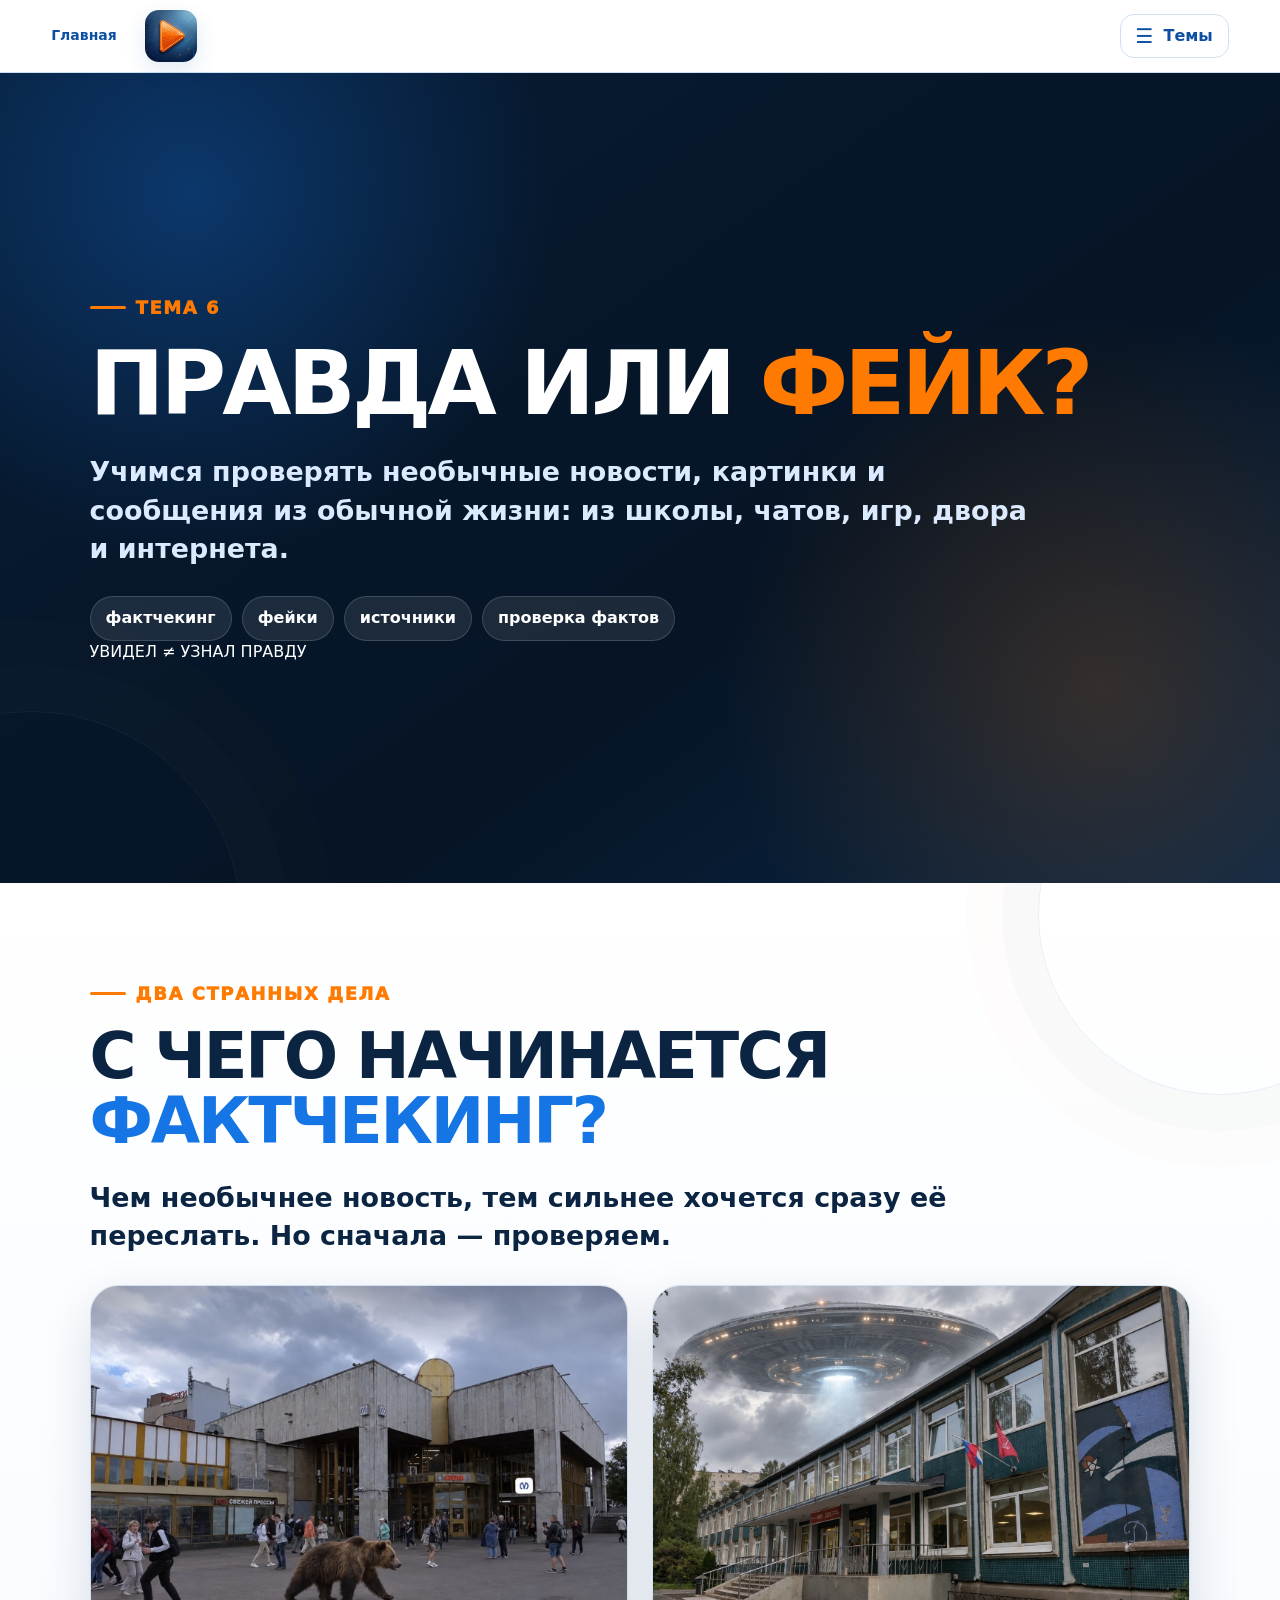
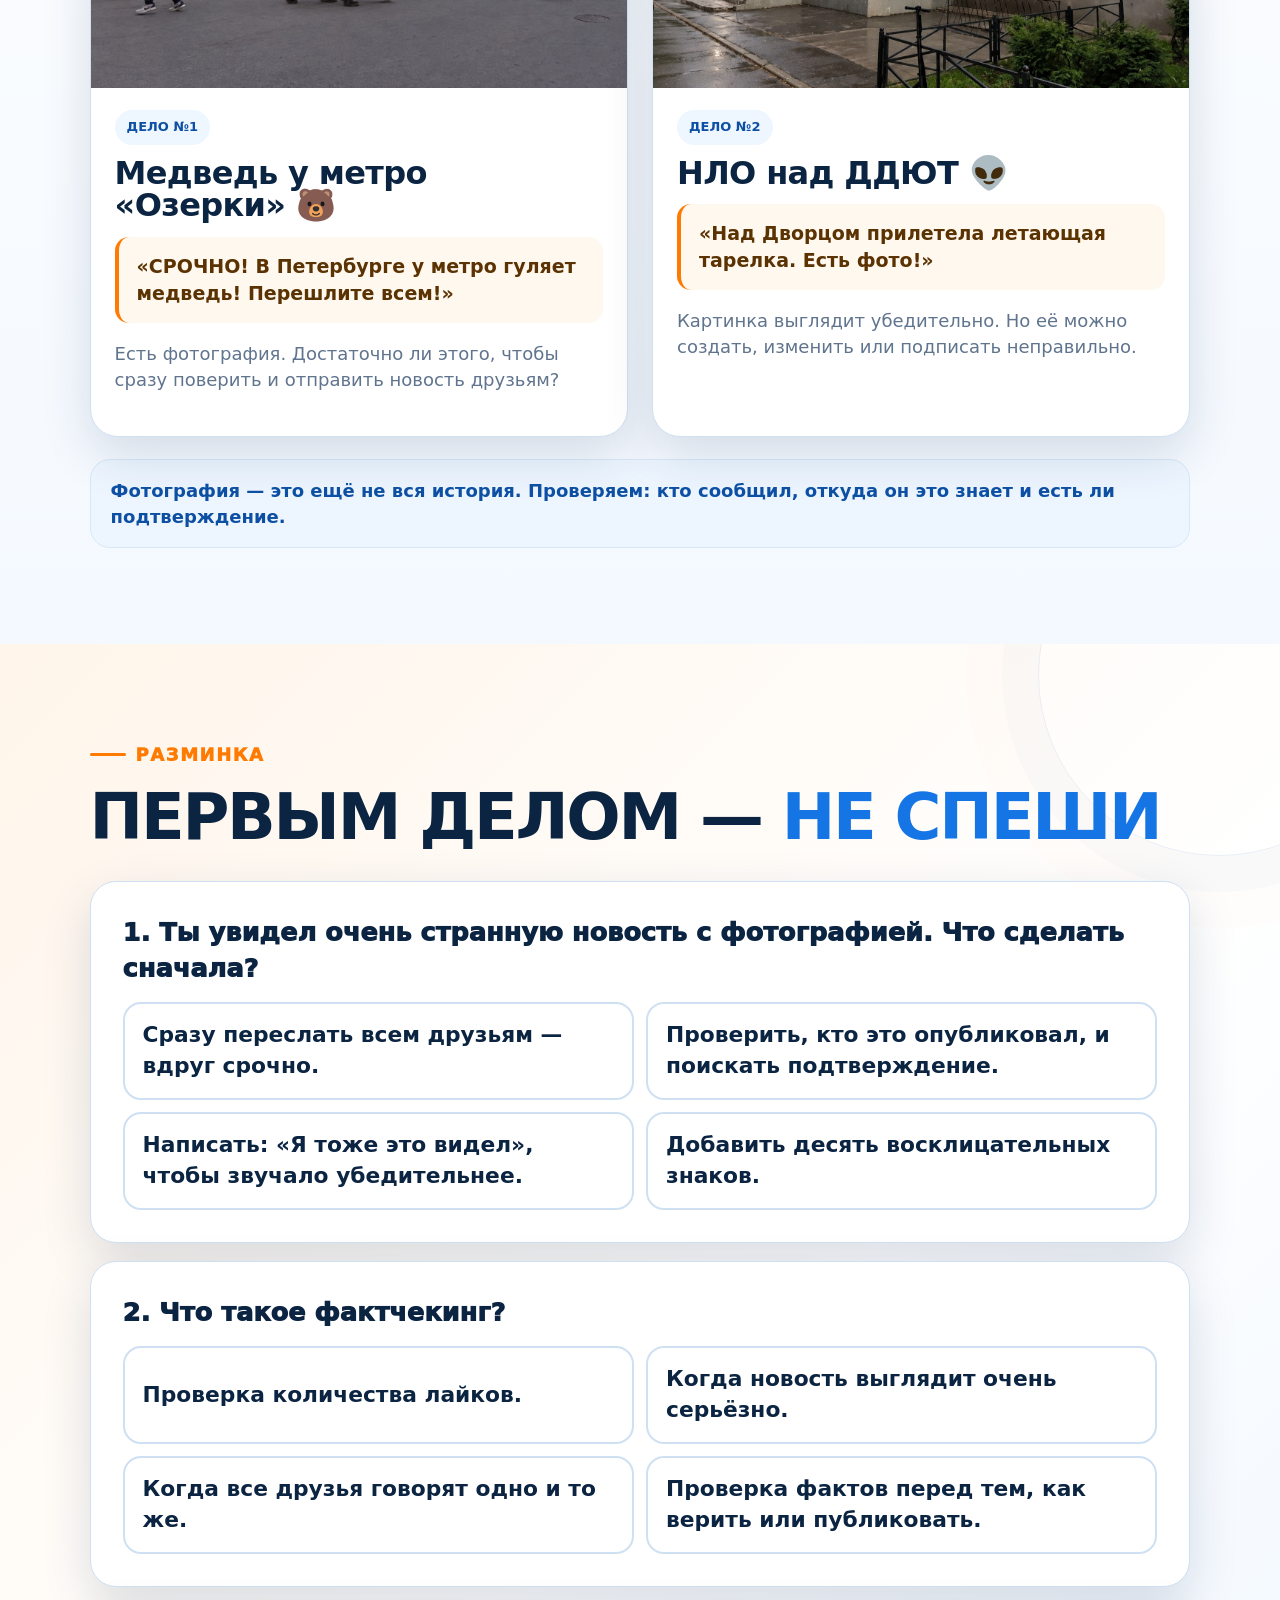
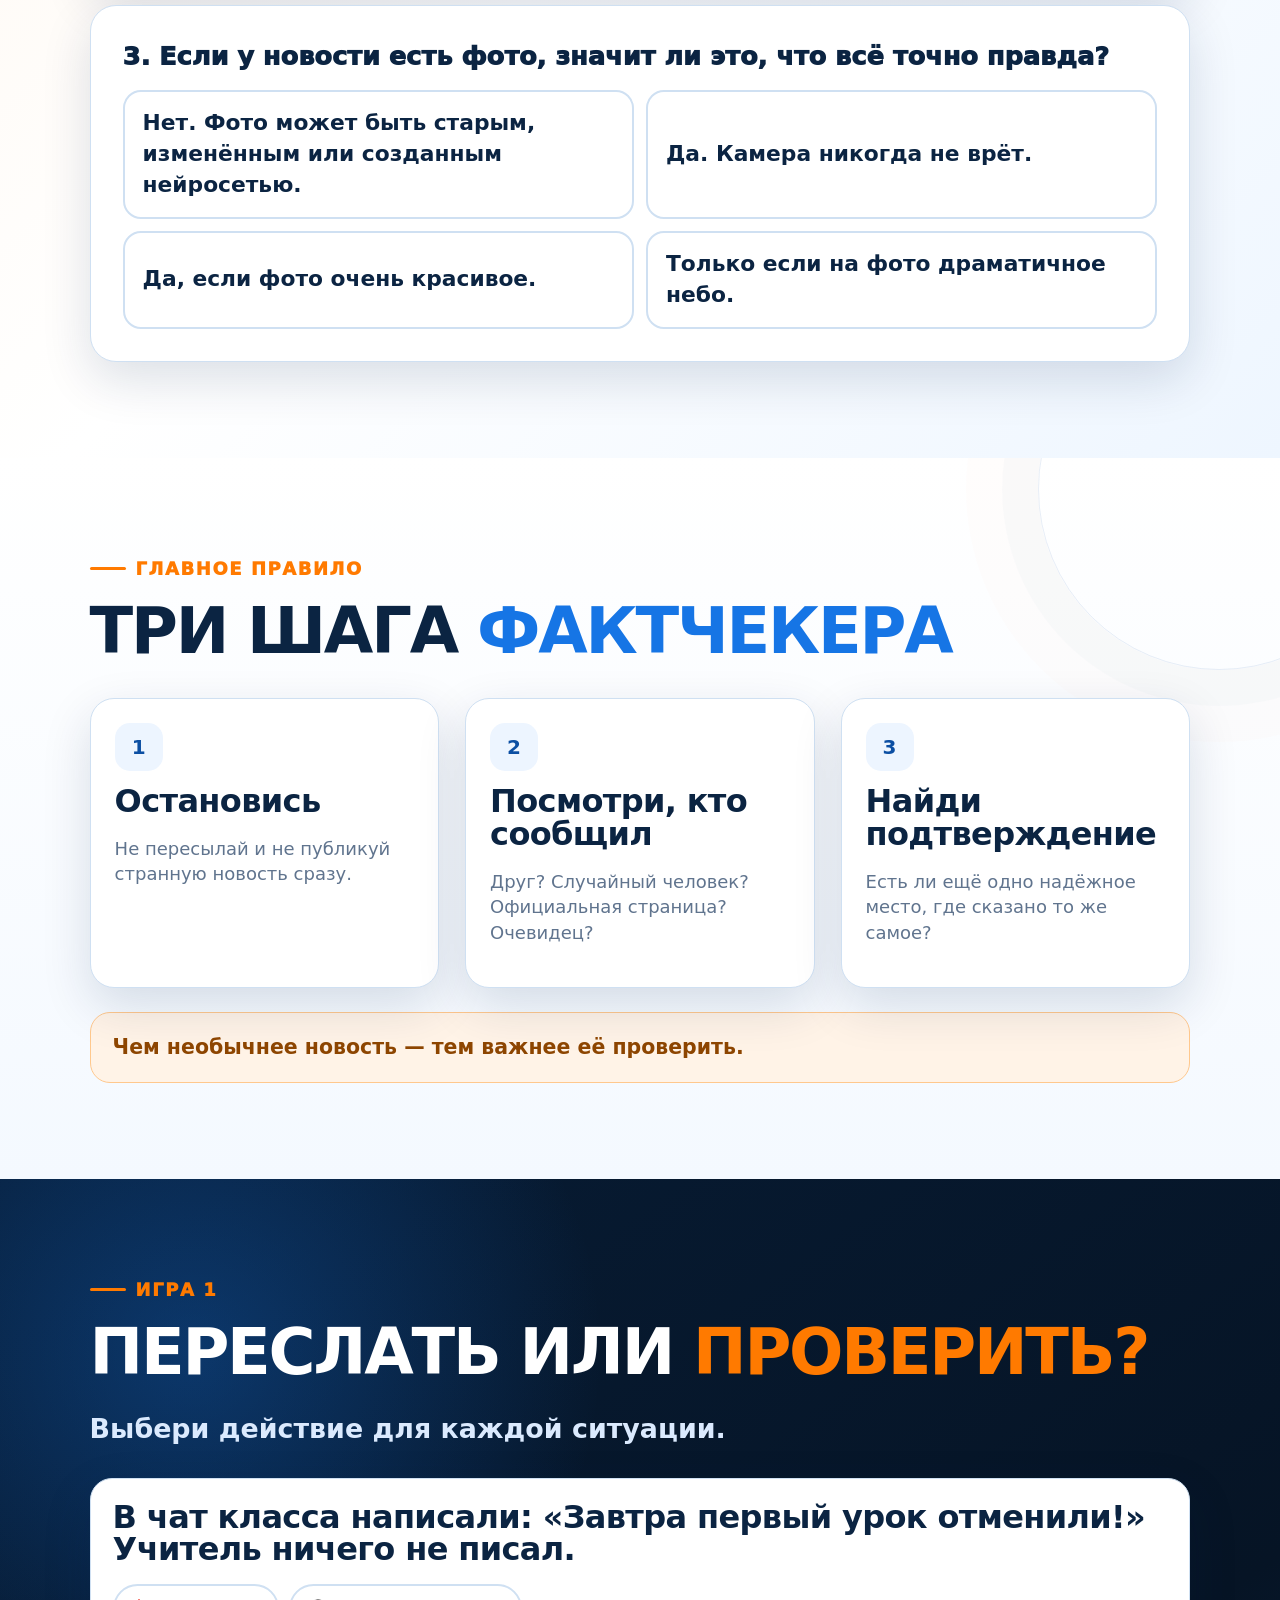
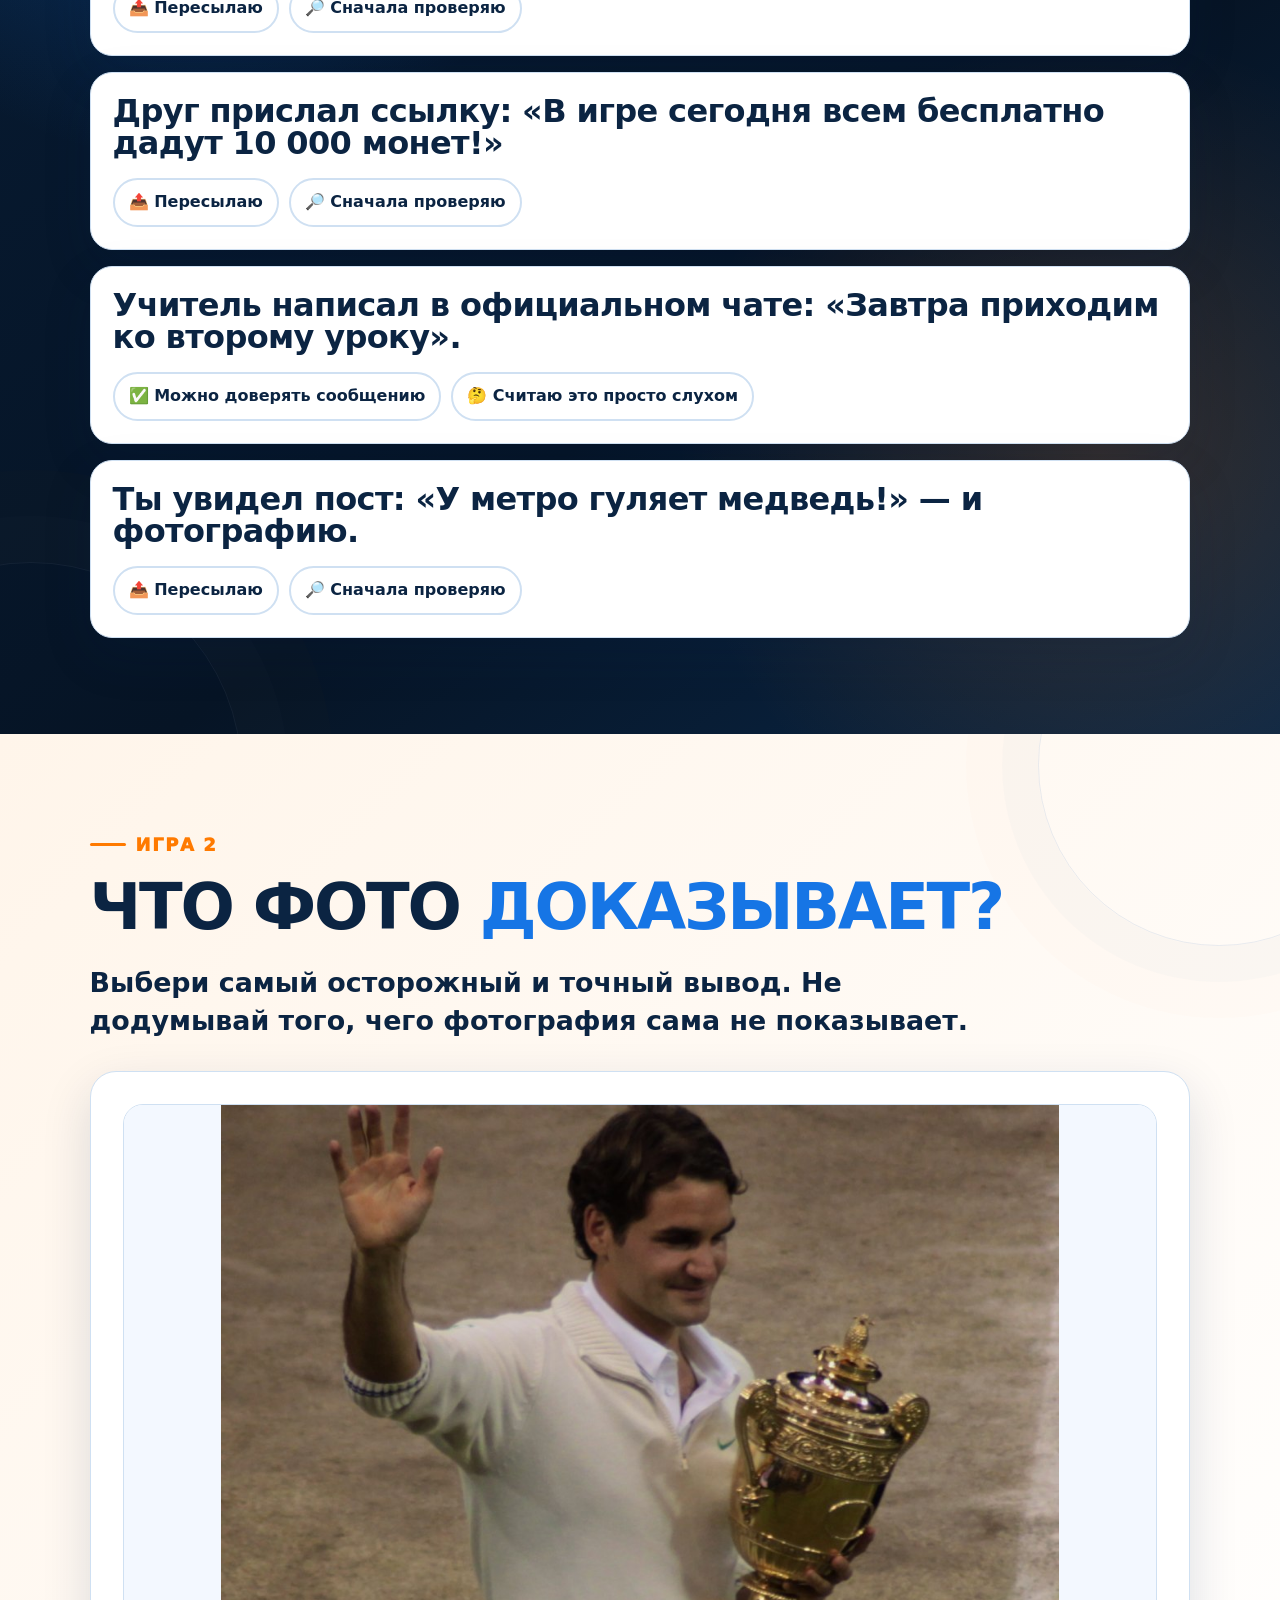
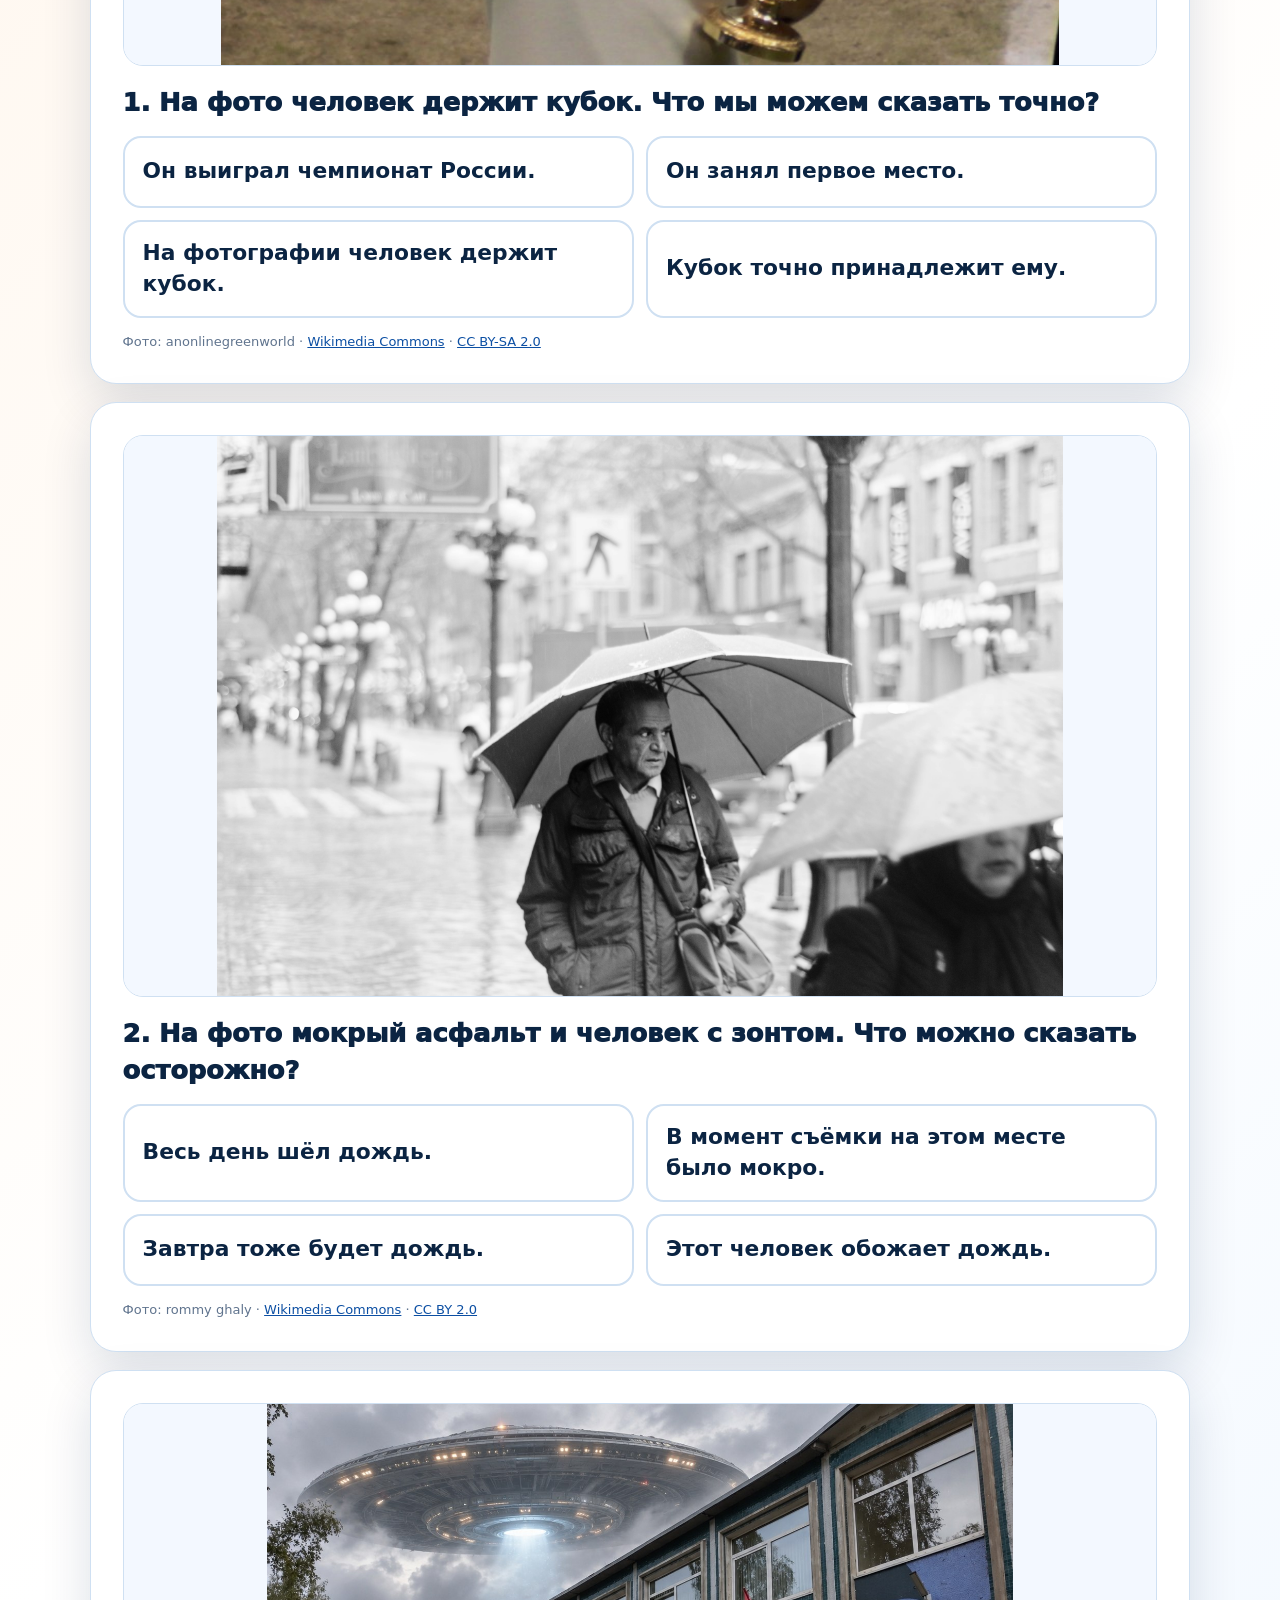
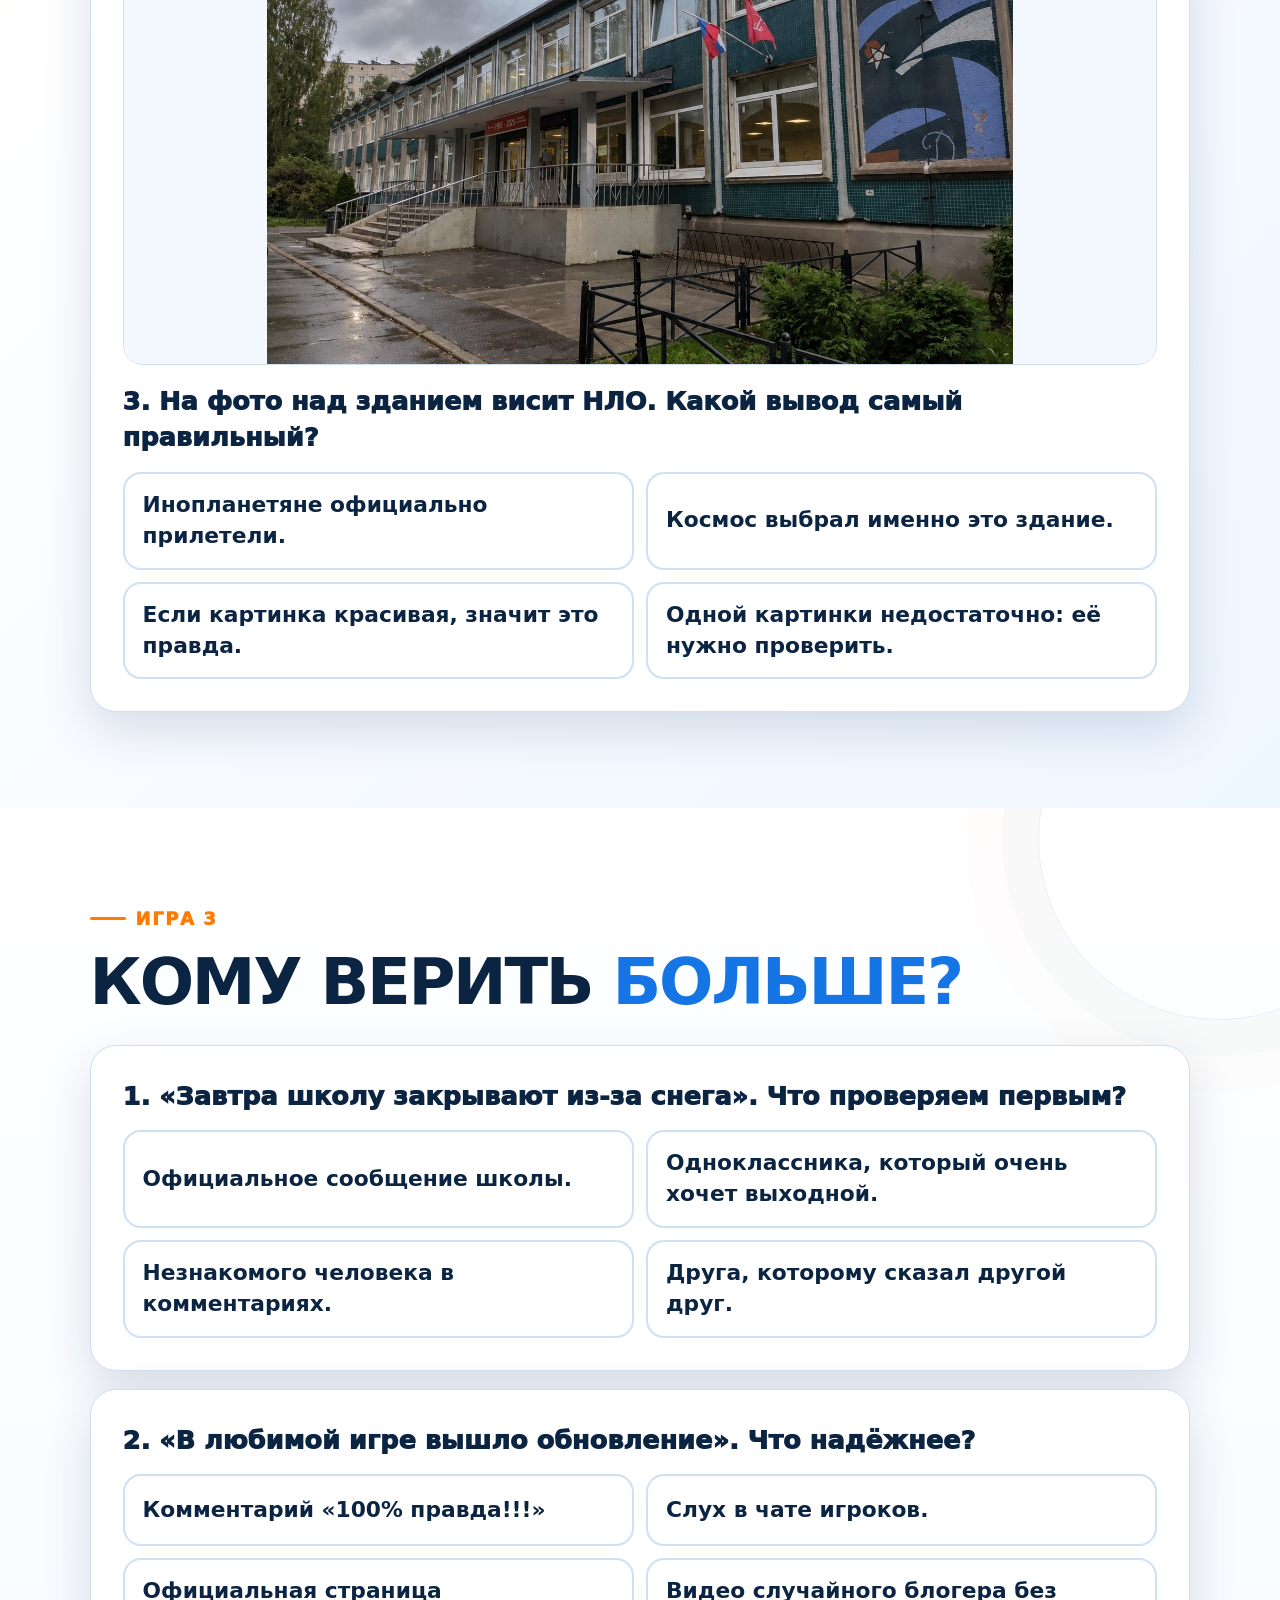
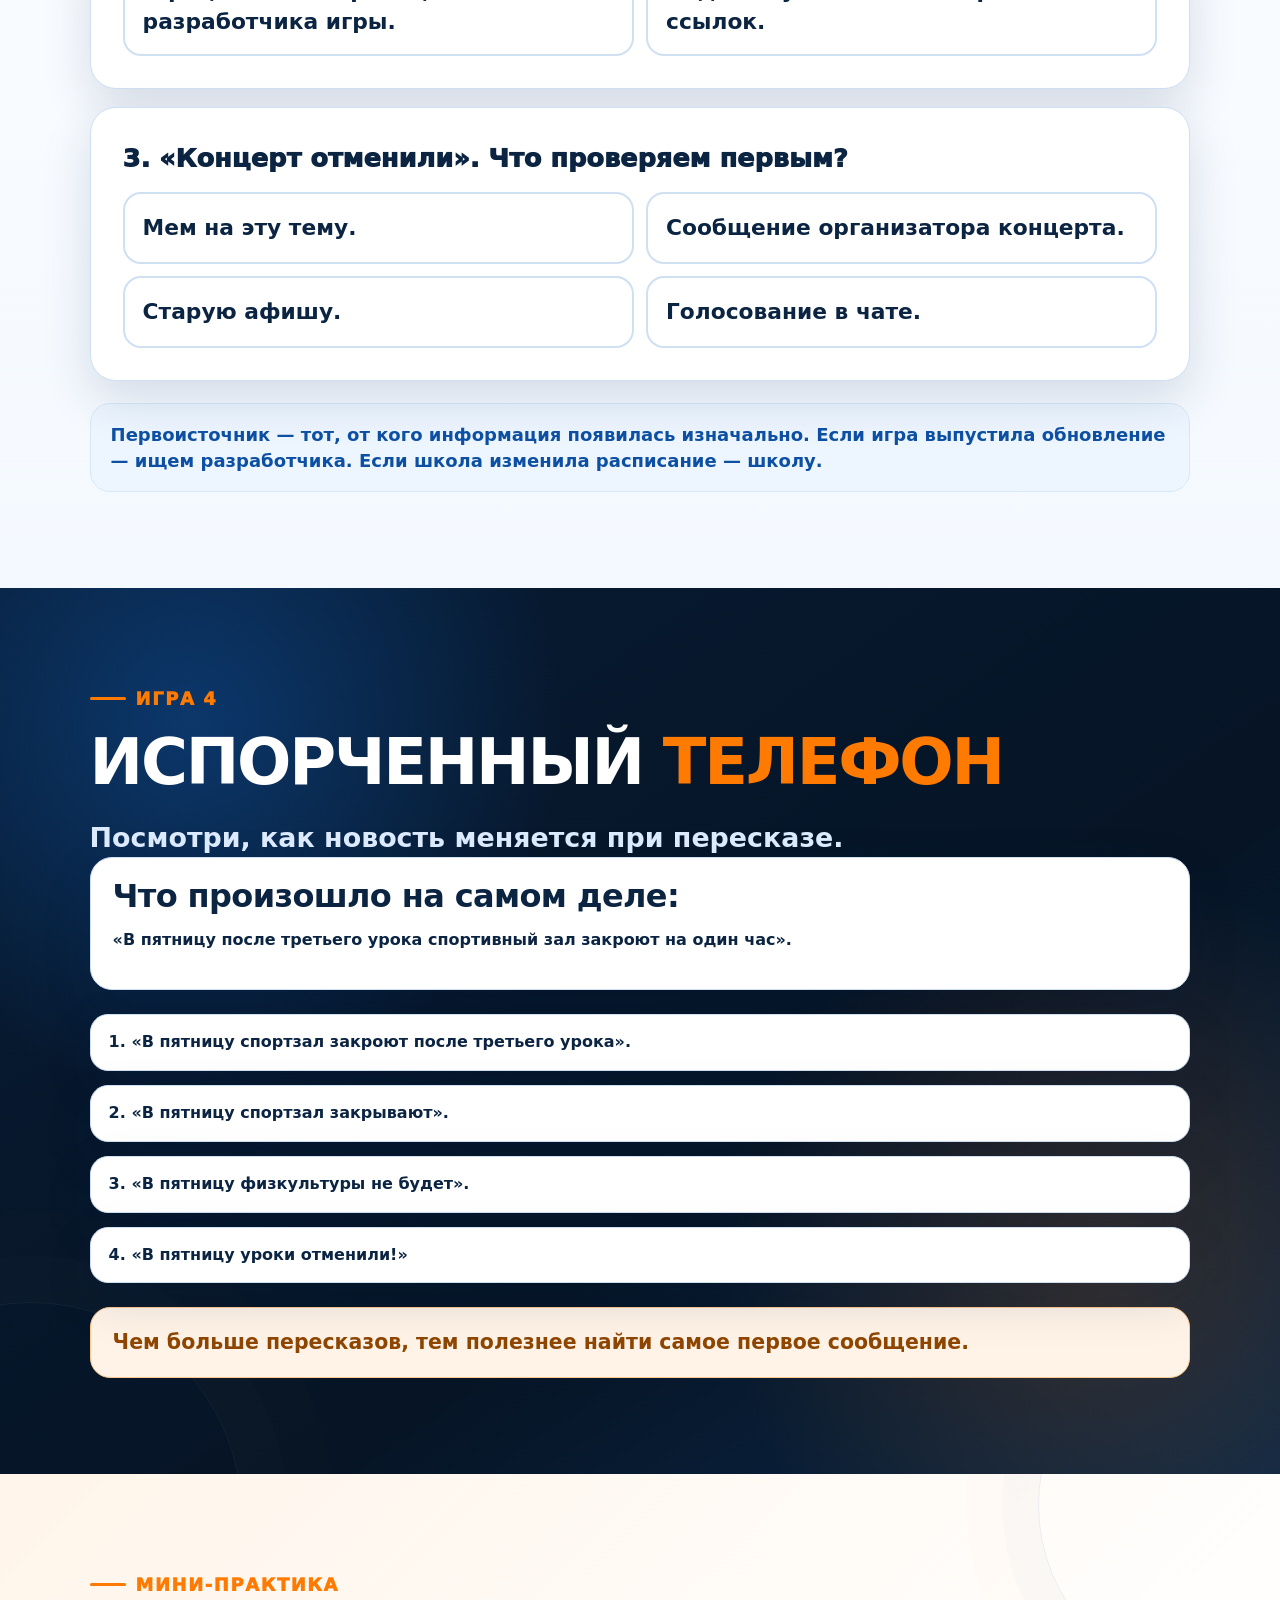
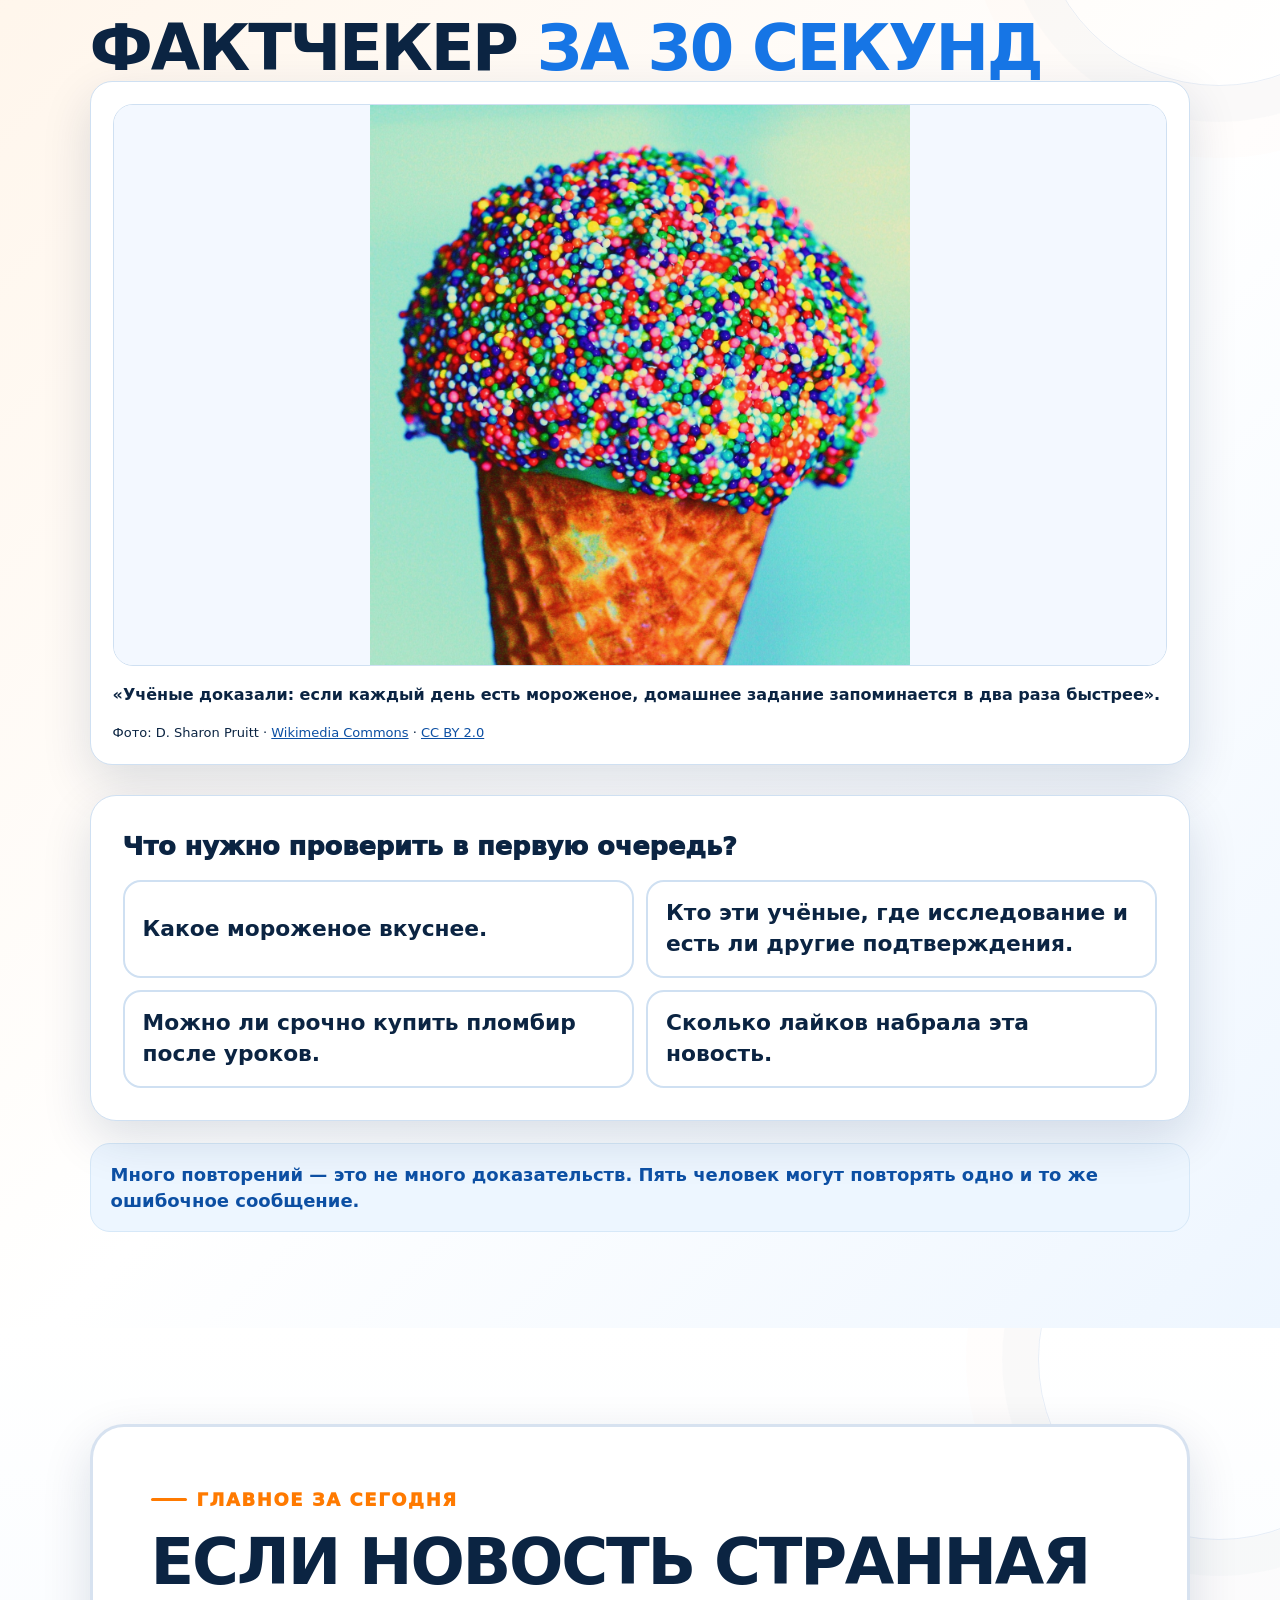
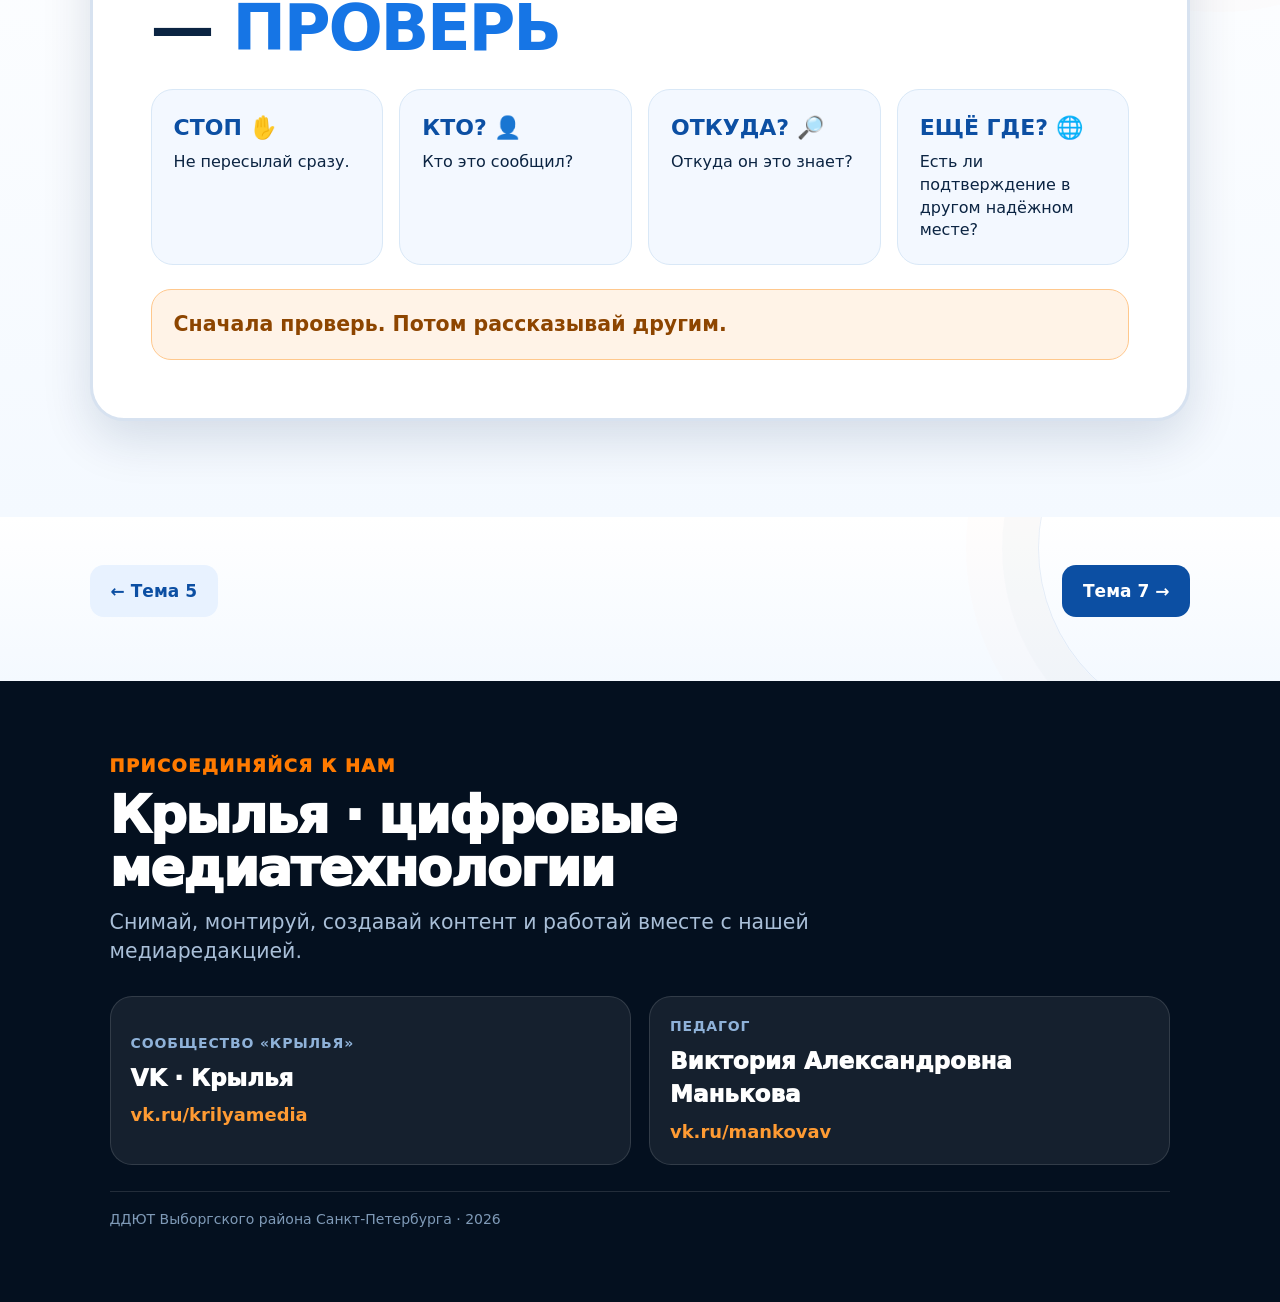
<file: 6/index.html>
<!doctype html><html lang="ru"><head>
<meta charset="utf-8"><meta name="viewport" content="width=device-width, initial-scale=1, viewport-fit=cover">
<meta name="description" content="Тема 6 курса «Крылья»: фактчекинг, фейки и проверка информации.">
<title>Тема 6 — Правда или фейк? | Крылья</title>
<style>
:root{
  --blue:#0c4fa3;
  --blue2:#1675e5;
  --dark:#071c35;
  --dark2:#0d2b4e;
  --orange:#ff7a00;
  --orange2:#ff9b33;
  --ink:#0b2442;
  --paper:#f7fbff;
  --white:#ffffff;
  --muted:#60748e;
  --line:#cfe0f2;
  --good:#0e9f6e;
  --bad:#d73a49;
  --shadow:0 18px 50px rgba(4,36,76,.14);
  --radius:28px;
}
*{box-sizing:border-box}
html{scroll-behavior:smooth}
body{
  margin:0;
  font-family:Inter,ui-sans-serif,system-ui,-apple-system,"Segoe UI",Roboto,Arial,sans-serif;
  color:var(--ink);
  background:var(--paper);
  line-height:1.42;
}
button,input{font:inherit}
a{color:inherit}

.topbar{
  position:sticky; top:0; z-index:50;
  display:grid; grid-template-columns:auto auto;
  justify-content:space-between;
  align-items:center; gap:10px;
  padding:10px clamp(10px,3vw,26px);
  background:rgba(255,255,255,.94);
  border-bottom:1px solid rgba(12,79,163,.14);
  backdrop-filter:blur(14px);
}
.brand{
  display:flex; align-items:center; justify-content:center;
  width:clamp(44px,6vw,60px); height:clamp(44px,6vw,60px);
  border-radius:16px; overflow:hidden; flex:0 0 auto;
  box-shadow:0 8px 22px rgba(12,79,163,.12);
  background:#fff;
}
.brand img{width:100%; height:100%; object-fit:cover; display:block}
.lesson-menu{position:relative; justify-self:end}
.menu-toggle{
  width:48px; height:48px; border:1px solid var(--line); border-radius:15px;
  background:#fff; color:var(--blue); cursor:pointer; display:grid; place-items:center;
  box-shadow:0 8px 22px rgba(12,79,163,.10);
}
.menu-toggle:hover{border-color:var(--blue2)}
.menu-toggle-lines,.menu-toggle-lines::before,.menu-toggle-lines::after{
  display:block; width:22px; height:3px; border-radius:99px; background:currentColor;
}
.menu-toggle-lines{position:relative}
.menu-toggle-lines::before,.menu-toggle-lines::after{content:""; position:absolute; left:0}
.menu-toggle-lines::before{top:-7px}.menu-toggle-lines::after{top:7px}
.tabs{
  display:none; position:absolute; right:0; top:calc(100% + 10px); width:210px;
  grid-template-columns:repeat(2,minmax(0,1fr)); gap:8px; padding:12px;
  background:#fff; border:1px solid var(--line); border-radius:18px;
  box-shadow:0 18px 46px rgba(12,79,163,.20);
}
.tabs.open{display:grid}
.tab{
  border:1px solid var(--line);
  background:#fff;
  color:#8ca7cb;
  padding:clamp(9px,1.3vw,14px) clamp(8px,1vw,14px);
  border-radius:999px;
  font-weight:900;
  font-size:clamp(13px,2vw,18px);
  cursor:pointer;
  white-space:nowrap;
  line-height:1;
  min-width:0;
  display:grid; place-items:center; text-decoration:none;
}
.tab:hover{border-color:var(--blue2); transform:translateY(-1px)}
.tab.active{background:var(--blue); color:#fff; border-color:var(--blue)}
.tab.placeholder{opacity:.95}
.page-note{
  display:none; position:fixed; top:82px; right:16px; z-index:60;
  max-width:320px; padding:14px 16px; background:var(--dark); color:#fff;
  border-radius:16px; box-shadow:var(--shadow); font-weight:700;
}

.panel{
  position:relative; overflow:hidden;
  min-height:min(820px,90vh);
  padding:clamp(48px,8vw,96px) clamp(18px,7vw,92px);
  display:flex; align-items:center;
}
.panel.compact{min-height:auto}
.panel.light{background:linear-gradient(180deg,#fff,#f4f9ff)}
.panel.dark{
  color:#fff;
  background:
    radial-gradient(circle at 15% 15%, rgba(22,117,229,.32), transparent 28%),
    radial-gradient(circle at 86% 76%, rgba(255,122,0,.18), transparent 30%),
    linear-gradient(145deg,var(--dark),#061425 62%,#0a2747);
}
.panel.orange{background:linear-gradient(135deg,#fff5ea,#fff 55%,#eef6ff)}
.panel:before,.panel:after{content:""; position:absolute; pointer-events:none; opacity:.42}
.panel.light:before,.panel.orange:before{
  width:360px;height:360px;right:-120px;top:-150px;
  border:1px solid rgba(12,79,163,.22); border-radius:50%;
  box-shadow:0 0 0 36px rgba(12,79,163,.04),0 0 0 72px rgba(255,122,0,.035);
}
.panel.dark:after{
  width:420px;height:420px;left:-180px;bottom:-250px;
  border:1px solid rgba(255,255,255,.13); border-radius:50%;
  box-shadow:0 0 0 46px rgba(255,255,255,.025),0 0 0 92px rgba(255,122,0,.025);
}
.wrap{width:min(1240px,100%); margin:0 auto; position:relative; z-index:1}
.eyebrow{
  display:inline-flex; align-items:center; gap:10px;
  font-size:clamp(14px,1.4vw,19px); font-weight:950; letter-spacing:.09em;
  text-transform:uppercase; color:var(--orange);
  margin-bottom:18px;
}
.eyebrow:before{content:"";width:36px;height:3px;background:currentColor;border-radius:99px}
h1,h2,h3{margin:0;line-height:1.02}
h1{font-size:clamp(42px,7vw,100px);letter-spacing:-.045em}
h2{font-size:clamp(32px,5vw,70px);letter-spacing:-.035em}
h3{font-size:clamp(23px,2.5vw,36px);letter-spacing:-.02em}
.lead{font-size:clamp(20px,2.1vw,31px); max-width:940px; margin:24px 0 0; font-weight:650}
.dark .lead{color:#dbeafe}
.accent{color:var(--orange)}
.blue{color:var(--blue2)}
.pills{display:flex;gap:10px;flex-wrap:wrap;margin-top:28px}
.pill{
  padding:10px 15px;border-radius:999px;font-weight:850;
  background:rgba(12,79,163,.09); color:var(--blue); border:1px solid rgba(12,79,163,.13)
}
.dark .pill{background:rgba(255,255,255,.09);color:#fff;border-color:rgba(255,255,255,.15)}
.grid{
  display:grid; grid-template-columns:repeat(auto-fit,minmax(min(260px,100%),1fr));
  gap:clamp(16px,2vw,26px); margin-top:34px;
}
.card{
  background:#fff;border:1px solid var(--line);border-radius:var(--radius);
  padding:clamp(22px,3vw,34px);box-shadow:var(--shadow);
}
.dark .card{
  background:rgba(255,255,255,.07);border-color:rgba(255,255,255,.16);
  box-shadow:none;backdrop-filter:blur(10px)
}
.card p{font-size:clamp(17px,1.4vw,21px);margin:12px 0 0;color:var(--muted)}
.dark .card p{color:#cdddf0}
.number{
  width:44px;height:44px;border-radius:14px;display:grid;place-items:center;
  background:#e8f2ff;color:var(--blue);font-weight:950;margin-bottom:18px
}
.dark .number{background:rgba(255,255,255,.12);color:#fff}
.checklist{display:grid;gap:12px;margin-top:30px;max-width:900px}
.check{
  border:1px solid var(--line);background:#fff;border-radius:18px;
  padding:16px 18px;display:flex;align-items:center;gap:14px;
  font-size:clamp(18px,1.5vw,22px);font-weight:800;cursor:pointer;
  text-align:left;
}
.check:hover{border-color:#91bde9}
.box{
  flex:0 0 28px;width:28px;height:28px;border:2px solid var(--blue);border-radius:8px;
  display:grid;place-items:center;color:#fff;background:#fff
}
.check.done{background:#effcf6;border-color:#b7ead6;color:#17654c}
.check.done .box{background:var(--good);border-color:var(--good)}
.check.done .box:after{content:"✓";font-weight:950}
.cta{
  border:0;border-radius:16px;padding:14px 20px;cursor:pointer;
  background:var(--blue);color:#fff;font-weight:900;box-shadow:0 10px 26px rgba(12,79,163,.2)
}
.cta:hover{transform:translateY(-2px)}
.cta.orange{background:var(--orange)}

.task-grid{
  display:grid;grid-template-columns:repeat(auto-fit,minmax(min(230px,100%),1fr));gap:18px;margin-top:34px
}
.mystery{
  min-height:230px;border-radius:26px;border:0;cursor:pointer;
  padding:22px;color:#fff;text-align:left;position:relative;overflow:hidden;
  background:linear-gradient(145deg,var(--blue),#092f66);
  box-shadow:var(--shadow);
}
.mystery:nth-child(even){background:linear-gradient(145deg,#f27700,#ff9d35)}
.mystery .q{font-size:84px;line-height:1;font-weight:950;opacity:.9;letter-spacing:-.04em}
.mystery .label{position:absolute;left:22px;right:22px;bottom:24px;font-size:20px;font-weight:950}

.steps{display:grid;gap:12px;margin-top:24px}
.step{
  display:grid;grid-template-columns:44px 1fr;gap:14px;align-items:start;
  padding:16px;border:1px solid var(--line);border-radius:18px;background:#fff
}
.step b{display:grid;place-items:center;width:44px;height:44px;border-radius:14px;background:#edf5ff;color:var(--blue)}
.step strong{font-size:20px}
.step span{display:block;color:var(--muted);margin-top:3px;font-size:17px}

.quiz{
  display:grid;grid-template-columns:repeat(auto-fit,minmax(min(280px,100%),1fr));gap:18px;margin-top:28px
}
.answer{
  border:2px solid var(--line);background:#fff;border-radius:22px;padding:24px;
  font-size:clamp(19px,1.7vw,25px);font-weight:900;cursor:pointer;text-align:left;color:var(--ink)
}
.answer:hover{border-color:var(--blue2)}
.answer.good{border-color:var(--good);background:#effcf6}
.answer.bad{border-color:#f1bac0;background:#fff5f6}
.feedback{
  margin-top:18px;padding:16px 18px;border-radius:16px;background:#edf6ff;color:var(--blue);
  font-size:18px;font-weight:800;display:none
}
.feedback.show{display:block}

.editor-form{
  display:grid;grid-template-columns:repeat(auto-fit,minmax(min(230px,100%),1fr));gap:14px;margin-top:28px
}
.field{display:grid;gap:8px}
.field label{font-weight:900;color:var(--blue2)}
.field input{
  width:100%;padding:14px 15px;border:1px solid var(--line);border-radius:14px;background:#fff;color:var(--ink)
}
.preview{
  margin-top:24px;padding:26px;border-radius:22px;border:1px dashed #8fb9e3;background:#f5faff;
  display:none;color:var(--ink)
}
.preview.show{display:block}
.preview h3{color:var(--blue); margin-bottom:10px}
.preview p{margin:10px 0;font-size:18px;line-height:1.5}
.preview .mini-note{margin-top:14px;padding-top:14px;border-top:1px solid #dbe8f6;color:#4b637d;font-size:16px}

.wheel-wrap{
  display:grid;grid-template-columns:minmax(260px,480px) 1fr;gap:clamp(24px,5vw,70px);align-items:center;margin-top:34px
}
.wheel-area{position:relative;display:grid;place-items:center}
.pointer{
  position:absolute;top:50%;right:-8px;transform:translateY(-50%);
  width:0;height:0;border-top:18px solid transparent;border-bottom:18px solid transparent;border-right:34px solid var(--orange);
  z-index:3;filter:drop-shadow(0 4px 4px rgba(0,0,0,.2))
}
.wheel-shell{
  position:relative;
  width:min(74vw,430px);
  aspect-ratio:1;
}
.wheel{
  width:100%;height:100%;
  border-radius:50%;
  background:conic-gradient(
    #0c4fa3 0 72deg,
    #ff7a00 72deg 144deg,
    #1675e5 144deg 216deg,
    #ff9b33 216deg 288deg,
    #0a315f 288deg 360deg
  );
  border:10px solid #fff;
  box-shadow:0 18px 50px rgba(0,0,0,.25);
  transition:transform 2.8s cubic-bezier(.12,.76,.17,1);
  position:relative;
  overflow:hidden;
}
.wheel:after{
  content:"";
  position:absolute;
  inset:37%;
  background:#fff;
  border-radius:50%;
  box-shadow:0 4px 18px rgba(0,0,0,.18)
}
.wheel-word{
  position:absolute;
  left:50%;
  top:50%;
  transform-origin:0 50%;
  font-weight:950;
  font-size:clamp(12px,1.5vw,18px);
  color:#fff;
  letter-spacing:.04em;
  text-shadow:0 2px 5px rgba(0,0,0,.32);
  white-space:nowrap;
  pointer-events:none;
}
.wheel-result{font-size:clamp(25px,3vw,44px);font-weight:950;margin:16px 0 24px;color:var(--orange)}


/* Modal task windows */
body.modal-open{overflow:hidden}
.task-modal{
  display:none;
  position:fixed;
  inset:0;
  z-index:200;
  background:rgba(2,12,25,.76);
  backdrop-filter:blur(8px);
  padding:clamp(12px,3vw,34px);
  overflow:auto;
}
.task-modal.open{display:grid;place-items:center}
.modal-card{
  position:relative;
  width:min(980px,100%);
  max-height:calc(100vh - 40px);
  overflow:auto;
  border-radius:32px;
  background:#fff;
  color:var(--ink);
  box-shadow:0 32px 90px rgba(0,0,0,.35);
  border:1px solid rgba(12,79,163,.14);
}
.modal-card.dark-card{
  background:linear-gradient(145deg,#071c35,#0b294a);
  color:#fff;
  border-color:rgba(255,255,255,.13);
}
.modal-head{
  position:sticky;
  top:0;
  z-index:3;
  display:flex;
  align-items:flex-start;
  justify-content:space-between;
  gap:20px;
  padding:clamp(24px,4vw,42px) clamp(24px,4vw,48px) 18px;
  background:inherit;
  border-bottom:1px solid rgba(12,79,163,.11);
}
.dark-card .modal-head{border-bottom-color:rgba(255,255,255,.12)}
.modal-title-wrap small{
  display:block;
  color:var(--orange);
  font-weight:950;
  letter-spacing:.08em;
  text-transform:uppercase;
  margin-bottom:8px;
}
.modal-title-wrap h2{font-size:clamp(32px,5vw,62px)}
.modal-close{
  flex:0 0 auto;
  width:48px;
  height:48px;
  border-radius:50%;
  border:1px solid var(--line);
  background:#fff;
  color:var(--ink);
  font-size:30px;
  line-height:1;
  font-weight:700;
  cursor:pointer;
}
.dark-card .modal-close{
  background:rgba(255,255,255,.08);
  color:#fff;
  border-color:rgba(255,255,255,.18);
}
.modal-body{padding:24px clamp(24px,4vw,48px) clamp(30px,4vw,48px)}
.modal-body .lead{margin-top:0}
.modal-body .grid,
.modal-body .editor-form,
.modal-body .steps,
.modal-body .quiz,
.modal-body .wheel-wrap{margin-top:26px}
.modal-hint{
  margin-top:24px;
  padding:20px 22px;
  border-radius:20px;
  background:#f1f7ff;
  border:1px solid #d9e8f7;
}
.dark-card .modal-hint{
  background:rgba(255,255,255,.07);
  border-color:rgba(255,255,255,.15);
}
.dark-card .modal-hint p,
.dark-card .modal-hint span{color:#d7e6f7}
.dark-card .field input{color:var(--ink)}
.dark-card .preview{background:#f5faff;color:var(--ink)}
.dark-card .step{color:var(--ink)}
.dark-card .answer{color:var(--ink)}
.dark-card .wheel-result{color:var(--orange)}
@media (max-width:600px){
  .task-modal{padding:0}
  .modal-card{min-height:100vh;max-height:none;border-radius:0}
  .modal-head{padding:20px 18px 16px}
  .modal-body{padding:20px 18px 34px}
  .modal-close{width:44px;height:44px}
}

.memory{
  border:3px solid rgba(12,79,163,.18);background:#fff;border-radius:34px;padding:clamp(26px,4vw,48px);
  box-shadow:var(--shadow)
}
.memory-list{
  display:grid;grid-template-columns:repeat(auto-fit,minmax(min(250px,100%),1fr));gap:16px;margin-top:28px
}
.memory-item{padding:20px;border-radius:20px;background:#f2f7ff;border:1px solid #d8e7f8}
.memory-item b{color:var(--blue);display:block;margin-bottom:6px;font-size:20px}
.publish-checks{display:flex;flex-wrap:wrap;gap:12px;margin-top:26px}
.toggle{
  border:2px solid var(--line);background:#fff;border-radius:999px;padding:12px 16px;font-weight:900;cursor:pointer;color:var(--ink)
}
.toggle.on{background:#e9fff5;border-color:#75d9b3;color:#17654c}
.ready{margin-top:22px;font-size:clamp(25px,3vw,42px);font-weight:950;color:var(--good);display:none}
.ready.show{display:block}

.footer{
  padding:0;
  background:#04101f;
  color:#dbe8f7;
  text-align:left;
}
.footer-inner{
  width:min(1240px,100%);
  margin:0 auto;
  padding:clamp(38px,6vw,72px) clamp(18px,7vw,92px);
}
.footer-kicker{
  color:var(--orange);
  font-weight:950;
  letter-spacing:.08em;
  text-transform:uppercase;
  font-size:clamp(14px,1.4vw,18px);
}
.footer-title{
  margin-top:10px;
  color:#fff;
  font-size:clamp(29px,4vw,52px);
  font-weight:950;
  line-height:1.05;
  letter-spacing:-.03em;
}
.footer-subtitle{
  margin-top:12px;
  color:#a9bfd8;
  font-size:clamp(17px,1.6vw,22px);
  max-width:780px;
}
.footer-contacts{
  display:grid;
  grid-template-columns:repeat(2,minmax(0,1fr));
  gap:18px;
  align-items:stretch;
  margin-top:30px;
}
.contact-card{
  display:flex;
  min-width:0;
  flex-direction:column;
  justify-content:center;
  gap:8px;
  padding:20px;
  border-radius:22px;
  background:rgba(255,255,255,.07);
  border:1px solid rgba(255,255,255,.12);
  text-decoration:none;
}
.contact-card:hover{
  background:rgba(255,255,255,.11);
  border-color:rgba(255,122,0,.6);
}
.contact-label{
  color:#8fb2d9;
  font-size:14px;
  font-weight:900;
  text-transform:uppercase;
  letter-spacing:.06em;
}
.contact-name{
  color:#fff;
  font-size:clamp(18px,1.8vw,27px);
  font-weight:950;
  overflow-wrap:anywhere;
}
.contact-url{
  color:#ff9b33;
  font-size:clamp(15px,1.4vw,19px);
  font-weight:800;
  word-break:break-all;
}
.footer-bottom{
  margin-top:26px;
  padding-top:18px;
  border-top:1px solid rgba(255,255,255,.12);
  color:#7f9ab7;
  font-size:14px;
}
@media (max-width:900px){
  .footer-contacts{
    grid-template-columns:1fr;
  }
  .contact-name{
    white-space:normal;
  }
}

@media (max-width:860px){
  .topbar{gap:8px; padding:8px 10px}
  .wheel-wrap{grid-template-columns:1fr}
  .panel{min-height:auto}
}
@media (max-width:520px){
  .topbar{grid-template-columns:42px 1fr}
  .brand{width:42px;height:42px;border-radius:12px}
  .tabs{gap:6px}
  .tab{padding:10px 6px; font-size:13px}
}
@media (prefers-reduced-motion:reduce){
  *{scroll-behavior:auto!important;transition:none!important}
}

/* Three lesson pages */
.day-page{display:none}
.day-page.active{display:block}
.tab{transition:.18s ease}

/* Monday / Friday interactive elements */
.demo-grid{display:grid;grid-template-columns:repeat(auto-fit,minmax(min(280px,100%),1fr));gap:20px;margin-top:30px}
.demo-post{background:#fff;border:1px solid var(--line);border-radius:26px;padding:24px;box-shadow:var(--shadow)}
.dark .demo-post{background:rgba(255,255,255,.08);border-color:rgba(255,255,255,.14);box-shadow:none}
.post-visual{min-height:190px;border-radius:22px;display:grid;place-items:center;background:linear-gradient(145deg,#edf5ff,#fff5e9);font-size:90px;margin-bottom:18px}
.post-copy{font-size:clamp(19px,1.8vw,26px);font-weight:850;margin:0}
.choice-row{display:flex;gap:10px;flex-wrap:wrap;margin-top:20px}
.choice-btn{border:2px solid var(--line);background:#fff;color:var(--ink);padding:12px 16px;border-radius:999px;font-weight:900;cursor:pointer}
.choice-btn:hover{border-color:var(--blue2)}
.choice-btn.correct{background:#eafff5;border-color:#6bd5ad;color:#126849}
.choice-btn.wrong{background:#fff0f1;border-color:#efaab1;color:#a62935}
.dark .choice-btn{background:rgba(255,255,255,.09);color:#fff;border-color:rgba(255,255,255,.2)}
.dark .choice-btn.correct{background:#153f3a;border-color:#57c79e;color:#dffff1}
.dark .choice-btn.wrong{background:#49242a;border-color:#df7d89;color:#ffe4e7}
.inline-feedback{display:none;margin-top:18px;padding:16px 18px;border-radius:18px;background:#edf6ff;color:var(--blue);font-weight:850;font-size:18px}
.inline-feedback.show{display:block}
.dark .inline-feedback{background:rgba(255,255,255,.09);color:#fff;border:1px solid rgba(255,255,255,.12)}
.big-chain{display:flex;align-items:center;gap:10px;flex-wrap:wrap;margin-top:28px}
.chain-item{padding:13px 18px;border-radius:16px;background:#fff;border:1px solid var(--line);font-weight:950;color:var(--blue);font-size:clamp(17px,1.6vw,22px)}
.dark .chain-item{background:rgba(255,255,255,.08);border-color:rgba(255,255,255,.16);color:#fff}
.chain-arrow{font-weight:950;color:var(--orange);font-size:28px}
.icon-card{text-align:left;cursor:pointer;transition:.18s ease}
.icon-card:hover{transform:translateY(-3px);border-color:#9fc6ec}
.icon-card .emoji{font-size:44px;display:block;margin-bottom:12px}
.quick-grid{display:grid;grid-template-columns:repeat(auto-fit,minmax(min(190px,100%),1fr));gap:14px;margin-top:26px}
.quick-item{border:2px solid var(--line);border-radius:20px;background:#fff;padding:20px;text-align:center;font-weight:900;font-size:18px;cursor:pointer;min-height:100px;display:grid;place-items:center}
.quick-item.good{background:#eafff5;border-color:#6bd5ad;color:#126849}
.quick-item.bad{background:#fff0f1;border-color:#efaab1;color:#a62935}
.editor-questions{display:grid;grid-template-columns:repeat(3,minmax(0,1fr));gap:16px;margin-top:28px}
.question-tile{border-radius:24px;padding:24px;background:#fff;border:1px solid var(--line);box-shadow:var(--shadow)}
.question-tile b{display:block;color:var(--orange);font-size:clamp(30px,4vw,54px);margin-bottom:8px}
.question-tile span{font-size:clamp(19px,1.7vw,25px);font-weight:900}
.dark .question-tile{background:rgba(255,255,255,.08);border-color:rgba(255,255,255,.15);box-shadow:none}
.selector-block{margin-top:24px;padding:22px;border-radius:22px;background:#fff;border:1px solid var(--line)}
.dark .selector-block{background:rgba(255,255,255,.07);border-color:rgba(255,255,255,.14)}
.option-group{margin-top:18px}
.option-group-title{font-weight:950;margin-bottom:10px;color:var(--blue)}
.dark .option-group-title{color:#9fc8ff}
.option-buttons{display:flex;gap:10px;flex-wrap:wrap}
.select-option{border:2px solid var(--line);background:#fff;color:var(--ink);padding:11px 14px;border-radius:15px;font-weight:850;cursor:pointer}
.select-option.selected{border-color:var(--orange);background:#fff3e7;color:#8d4500}
.dark .select-option{background:rgba(255,255,255,.08);color:#fff;border-color:rgba(255,255,255,.18)}
.dark .select-option.selected{background:#573515;border-color:var(--orange);color:#fff}
.result-banner{display:none;margin-top:22px;padding:20px;border-radius:20px;background:#eafff5;border:1px solid #9fe4c9;color:#126849;font-size:19px;font-weight:850}
.result-banner.show{display:block}
.compare-card{border-radius:24px;padding:26px;border:1px solid var(--line);background:#fff}
.compare-card.bad-example{background:#fff6f6;border-color:#f2c7cb}
.compare-card.good-example{background:#f1fff8;border-color:#b6ead5}
.compare-card .tag{font-size:13px;font-weight:950;letter-spacing:.07em;text-transform:uppercase;color:var(--muted);margin-bottom:12px}
.compare-card blockquote{margin:0;font-size:clamp(20px,2vw,30px);font-weight:800;line-height:1.35}
.material-grid{display:grid;grid-template-columns:repeat(auto-fit,minmax(min(165px,100%),1fr));gap:12px;margin-top:24px}
.material-card{border:2px solid var(--line);background:#fff;border-radius:18px;padding:18px;font-weight:850;cursor:pointer;min-height:100px}
.material-card.selected{border-color:var(--orange);background:#fff3e7}
.memory-screen{border-radius:34px;background:#fff;border:3px solid rgba(12,79,163,.16);padding:clamp(28px,5vw,58px);box-shadow:var(--shadow);width:min(1200px,100%)}
.memory-screen.dark-memory{background:linear-gradient(145deg,#071c35,#0b294a);color:#fff;border-color:rgba(255,255,255,.13)}
.memory-columns{display:grid;grid-template-columns:repeat(auto-fit,minmax(min(250px,100%),1fr));gap:18px;margin-top:28px}
.memory-box{border-radius:22px;padding:22px;background:#f3f8ff;border:1px solid #d9e8f7}
.dark-memory .memory-box{background:rgba(255,255,255,.08);border-color:rgba(255,255,255,.14)}
.memory-box h3{font-size:clamp(21px,2.2vw,30px);margin-bottom:10px;color:var(--blue)}
.dark-memory .memory-box h3{color:#ff9b33}
.memory-box ul{margin:0;padding-left:20px;font-size:clamp(17px,1.5vw,21px)}
.memory-box li+li{margin-top:7px}
.safe-list{display:flex;gap:10px;flex-wrap:wrap;margin-top:18px}
.safe-chip{padding:10px 13px;border-radius:999px;background:#fff0f1;color:#a62935;border:1px solid #f0c0c5;font-weight:850}
.team-checks{display:grid;gap:12px;margin-top:26px}
.team-check{border:1px solid var(--line);background:#fff;border-radius:18px;padding:16px 18px;text-align:left;font-weight:850;cursor:pointer;display:flex;gap:12px;align-items:center}
.team-check.done{background:#eafff5;border-color:#85d9bb;color:#17654c}
.team-check .tick{width:28px;height:28px;border-radius:8px;border:2px solid var(--blue);display:grid;place-items:center;flex:0 0 auto}
.team-check.done .tick{background:var(--good);border-color:var(--good);color:#fff}
.team-check.done .tick:after{content:'✓'}
.audience-game{display:grid;gap:14px;margin-top:28px}
.audience-row{display:grid;grid-template-columns:minmax(0,1fr) auto;gap:16px;align-items:center;padding:18px 20px;border-radius:20px;background:#fff;border:1px solid var(--line)}
.audience-text{font-size:clamp(18px,1.7vw,23px);font-weight:850}
.audience-actions{display:flex;gap:8px;flex-wrap:wrap;justify-content:flex-end}
.audience-btn{border:2px solid var(--line);background:#fff;padding:9px 13px;border-radius:14px;font-weight:900;cursor:pointer}
.audience-btn.correct{background:#eafff5;border-color:#6bd5ad;color:#126849}
.audience-btn.wrong{background:#fff0f1;border-color:#efaab1;color:#a62935}
.ad-grid{display:grid;grid-template-columns:repeat(auto-fit,minmax(min(210px,100%),1fr));gap:12px;margin-top:24px}
.ad-card{background:#fff;border:2px solid var(--line);border-radius:18px;padding:18px;font-weight:850;cursor:pointer;min-height:115px}
.ad-card.selected{border-color:var(--orange);background:#fff3e7}
.random-box{margin-top:28px;border-radius:28px;padding:clamp(24px,3vw,36px);background:#fff;border:1px solid var(--line);box-shadow:var(--shadow)}
.random-result{font-size:clamp(25px,3vw,42px);font-weight:950;color:var(--blue);margin:18px 0}
.dark .random-box{background:rgba(255,255,255,.08);border-color:rgba(255,255,255,.15);box-shadow:none}
.dark .random-result{color:#ff9b33}
.strong-answer{display:grid;gap:12px;margin-top:24px}
.answer-piece{border:2px solid var(--line);background:#fff;border-radius:18px;padding:18px;text-align:left;font-size:18px;font-weight:800;cursor:pointer}
.answer-piece.correct{background:#eafff5;border-color:#6bd5ad;color:#126849}
.answer-piece.wrong{background:#fff0f1;border-color:#efaab1;color:#a62935}
.workflow{display:flex;flex-wrap:wrap;gap:10px;margin-top:24px}
.flow-card{border:2px solid var(--line);background:#fff;border-radius:16px;padding:12px 14px;font-weight:850;cursor:pointer}
.flow-card.used{opacity:.35;pointer-events:none}
.flow-built{margin-top:20px;padding:18px;border-radius:18px;background:#f3f8ff;min-height:60px;font-weight:900;color:var(--blue)}
.flow-built .flow-token{display:inline-block;margin:4px;padding:8px 10px;border-radius:12px;background:#fff;border:1px solid #cfe0f2}
.flow-ok{color:var(--good)}

/* Make modal close permanently reachable on a vertical phone */
@media (max-width:600px){
  .task-modal.open{display:block;overflow-y:auto;-webkit-overflow-scrolling:touch;padding:0}
  .modal-card{width:100%;min-height:100dvh;max-height:none;border-radius:0;overflow:visible;padding-top:0}
  .modal-head{position:sticky;top:0;z-index:30;padding:18px 72px 14px 18px;min-height:76px}
  .modal-close{position:fixed;top:max(12px,env(safe-area-inset-top));right:12px;z-index:1000;width:52px;height:52px;background:#fff!important;color:#0b2442!important;border:2px solid #cfe0f2!important;box-shadow:0 8px 24px rgba(0,0,0,.28)}
  .editor-questions{grid-template-columns:1fr}
  .audience-row{grid-template-columns:1fr}
  .audience-actions{justify-content:flex-start}
}
@media (max-width:760px){
  .editor-questions{grid-template-columns:1fr}
}

/* Latest lesson refinements */
.reveal-later{
  display:none;
  margin-top:24px;
  animation:revealUp .38s ease both;
}
.reveal-later.show{display:block}
@keyframes revealUp{
  from{opacity:0;transform:translateY(16px)}
  to{opacity:1;transform:none}
}
.quick-item .qi-emoji{
  display:block;
  font-size:34px;
  margin-bottom:8px;
}
.select-option.correct{
  background:#eafff5!important;
  border-color:#6bd5ad!important;
  color:#126849!important;
}
.select-option.wrong{
  background:#fff0f1!important;
  border-color:#efaab1!important;
  color:#a62935!important;
}
.trio-grid{
  display:grid;
  grid-template-columns:repeat(3,minmax(0,1fr));
  gap:18px;
  margin-top:30px;
}
.trio-role{
  padding:26px;
  border-radius:26px;
  background:rgba(255,255,255,.08);
  border:1px solid rgba(255,255,255,.16);
}
.trio-role .role-icon{font-size:42px;display:block;margin-bottom:12px}
.trio-role h3{color:#fff}
.trio-role p{color:#cdddf0;font-size:18px}
.role-cycle{
  margin-top:24px;
  padding:18px 20px;
  border-radius:20px;
  background:rgba(255,122,0,.14);
  border:1px solid rgba(255,122,0,.45);
  font-size:clamp(18px,1.6vw,24px);
  font-weight:900;
}
.production-grid{
  display:grid;
  grid-template-columns:repeat(auto-fit,minmax(min(260px,100%),1fr));
  gap:18px;
  margin-top:28px;
}
.production-card{
  padding:24px;
  border-radius:24px;
  background:#fff;
  border:1px solid var(--line);
  box-shadow:var(--shadow);
}
.production-card h3{color:var(--blue)}
.production-card p{font-size:18px;color:var(--muted)}
.mic-steps{
  display:grid;
  grid-template-columns:repeat(auto-fit,minmax(min(220px,100%),1fr));
  gap:16px;
  margin-top:26px;
}
.mic-step{
  padding:20px;
  border-radius:20px;
  background:#fff;
  border:1px solid var(--line);
}
.mic-step b{
  display:inline-grid;
  place-items:center;
  width:38px;height:38px;
  border-radius:12px;
  background:#edf5ff;
  color:var(--blue);
  margin-bottom:10px;
}
.mic-step strong{display:block;font-size:19px}
.mic-tip{
  margin-top:22px;
  padding:18px 20px;
  border-radius:18px;
  background:#fff3e7;
  border:1px solid #ffc88d;
  color:#8d4500;
  font-weight:900;
  font-size:clamp(18px,1.6vw,23px);
}
@media(max-width:760px){
  .trio-grid{grid-template-columns:1fr}
}


.thought-layout{display:grid;grid-template-columns:1.05fr .95fr;gap:28px;align-items:center;margin-top:22px}
.thought-visual{display:flex;justify-content:center;align-items:center}
.thought-visual img{width:min(100%,430px);height:auto;display:block;filter:drop-shadow(0 22px 38px rgba(0,0,0,.18))}
@media (max-width: 880px){
  .thought-layout{grid-template-columns:1fr;gap:18px}
  .thought-visual{order:2}
}

/* Сценарий занятия 11 сентября */
.lesson-plan{background:linear-gradient(145deg,#f6f1ff 0%,#ffffff 48%,#fff3e7 100%)}
.lesson-plan .wrap{max-width:1160px}
.plan-intro{display:grid;grid-template-columns:1.25fr .75fr;gap:24px;align-items:end;margin-bottom:28px}
.plan-note{background:#11172b;color:#fff;border-radius:24px;padding:22px 24px;box-shadow:0 14px 28px rgba(17,23,43,.16)}
.plan-note strong{display:block;color:#ffd45a;text-transform:uppercase;letter-spacing:.08em;font-size:13px;margin-bottom:8px}
.plan-note p{margin:0;line-height:1.48;font-size:16px}
.activity-legend{display:flex;flex-wrap:wrap;gap:8px;margin:20px 0 28px}
.activity-tag{border-radius:999px;padding:8px 12px;font-weight:800;font-size:12px;letter-spacing:.03em;background:#e5f8fa;color:#08778d}
.activity-tag:nth-child(2n){background:#fff0d9;color:#a45400}.activity-tag:nth-child(3n){background:#eee6ff;color:#6540bd}
.plan-timeline{display:grid;grid-template-columns:repeat(2,minmax(0,1fr));gap:16px;counter-reset:plan}
.plan-step{position:relative;overflow:hidden;border:1px solid rgba(11,32,84,.1);border-radius:24px;padding:22px 22px 20px;background:#fff;box-shadow:0 9px 22px rgba(22,43,94,.07)}
.plan-step:before{counter-increment:plan;content:counter(plan);position:absolute;right:16px;top:12px;font-weight:900;font-size:52px;line-height:1;color:#eef1f8}
.plan-step>*{position:relative}.plan-step h3{margin:0 64px 7px 0;color:#0b2054;font-size:23px;line-height:1.1}.plan-step p{margin:0;color:#405777;line-height:1.5}
.plan-meta{display:flex;gap:9px;align-items:center;margin-bottom:12px;color:#5a43a9;font-weight:900;font-size:12px;letter-spacing:.06em;text-transform:uppercase}.duration{padding:5px 9px;border-radius:999px;background:#eee6ff}
.plan-step.highlight{background:#11172b;border-color:#11172b}.plan-step.highlight h3{color:#fff}.plan-step.highlight p{color:#d8e0f7}.plan-step.highlight .plan-meta{color:#ffd45a}.plan-step.highlight:before{color:#202944}
.mini-list{padding:0;margin:13px 0 0;list-style:none;display:grid;gap:7px}.mini-list li{padding-left:20px;position:relative;color:#405777;line-height:1.4}.mini-list li:before{content:'✓';position:absolute;left:0;color:#e67e22;font-weight:900}
.plan-step.highlight .mini-list li{color:#d8e0f7}.editorial{margin-top:18px;background:#e8f8fa;border:1px solid #bde7ec;border-radius:24px;padding:22px 24px}.editorial h3{margin:0 0 10px;color:#08778d;font-size:24px}.editorial p{margin:0;color:#245a68;line-height:1.5}.teacher-task{margin-top:18px;border-radius:24px;padding:22px 24px;background:#fff8ea;border:1px dashed #f0b45c}.teacher-task h3{margin:0 0 10px;color:#a45400;font-size:22px}.teacher-task p{margin:0 0 12px;color:#6f5125;line-height:1.45}.teacher-task .mini-list li{color:#6f5125}.plan-handoff{margin-top:24px;text-align:center;padding:18px;border-radius:18px;background:#0b2054;color:#fff;font-weight:800;font-size:17px}
@media(max-width:760px){.plan-intro,.plan-timeline{grid-template-columns:1fr}.plan-step{padding:19px}.plan-step h3{font-size:21px}.plan-note{padding:19px}.lesson-plan .lead{font-size:19px}}

.topbar.course-topbar{display:flex;align-items:center;gap:clamp(12px,3vw,28px);padding:10px clamp(14px,4vw,52px)}
.course-home{font-size:14px;font-weight:850;text-decoration:none;white-space:nowrap}
.course-home:hover{color:var(--blue)}
.course-topbar .brand{margin-right:auto}
.course-menu{position:relative}
.course-menu summary{display:flex;align-items:center;gap:10px;padding:11px 15px;border:1px solid var(--line);border-radius:14px;background:#fff;color:var(--blue);cursor:pointer;list-style:none;font-weight:900;white-space:nowrap}
.course-menu summary::-webkit-details-marker{display:none}
.course-menu summary:before{content:'☰';font-size:20px;line-height:1}
.course-menu[open] summary:before{content:'×'}
.course-menu nav{position:absolute;top:calc(100% + 9px);right:0;z-index:80;display:grid;width:min(360px,calc(100vw - 28px));padding:9px;border:1px solid var(--line);border-radius:17px;background:#fff;box-shadow:var(--shadow)}
.course-menu nav a{padding:13px 14px;border-radius:10px;color:var(--ink);font-size:14px;font-weight:800;text-decoration:none}
.course-menu nav a:hover{background:#eef6ff;color:var(--blue)}
.course-catalog{min-height:calc(100vh - 160px)}
.course-catalog .wrap{max-width:960px}
.course-catalog h1{max-width:940px;font-size:clamp(34px,5vw,64px);line-height:1.08}
.lesson-list{display:grid;gap:14px;list-style:none;margin:32px 0 0;padding:0}
.lesson-list a{display:flex;align-items:center;gap:20px;padding:23px 26px;border:1px solid var(--line);border-radius:22px;background:#fff;box-shadow:var(--shadow);color:var(--ink);font-size:clamp(17px,2vw,23px);font-weight:850;text-decoration:none}
.lesson-list a:hover{border-color:var(--blue2);transform:translateY(-2px)}
.lesson-list b{color:var(--blue);white-space:nowrap}
@media(max-width:580px){.course-menu summary{padding:9px 11px;font-size:13px}.lesson-list a{display:grid;gap:5px;padding:19px}.course-home{font-size:13px}}


.topic-four .topic-hero h1{max-width:1100px;font-size:clamp(42px,6.5vw,92px)}
.topic-four .topic-section{min-height:auto}
.topic-four .topic-section .wrap{max-width:1120px}
.topic-four .topic-section h2{max-width:970px}
.topic-four .topic-grid{grid-template-columns:repeat(2,minmax(0,1fr))}
.topic-four .topic-grid .card{height:100%}
.topic-four .topic-grid .card h3{margin:14px 0 0}
.topic-four .topic-tag{display:inline-flex;align-items:center;padding:8px 12px;border-radius:999px;background:#e8f2ff;color:var(--blue);font-size:14px;font-weight:900}
.topic-four .topic-rules{display:grid;gap:12px;max-width:900px;margin:32px 0 0;padding:0;list-style:none;counter-reset:rule}
.topic-four .topic-rules li{counter-increment:rule;display:flex;align-items:flex-start;gap:15px;padding:17px 19px;border:1px solid var(--line);border-radius:17px;background:#fff;font-size:clamp(17px,1.5vw,21px);font-weight:750}
.topic-four .topic-rules li:before{content:counter(rule);display:grid;place-items:center;flex:0 0 34px;width:34px;height:34px;border-radius:11px;background:var(--blue);color:#fff;font-size:15px;font-weight:950}
.topic-four .topic-section .card p{line-height:1.5}
@media(max-width:700px){.topic-four .topic-grid{grid-template-columns:1fr}.topic-four .topic-hero h1{font-size:clamp(42px,10vw,62px)}}
</style><style>
.lesson6 .story-grid{display:grid;grid-template-columns:repeat(auto-fit,minmax(min(330px,100%),1fr));gap:24px;margin-top:30px}
.lesson6 .story-card{background:#fff;border:1px solid var(--line);border-radius:28px;overflow:hidden;box-shadow:var(--shadow);color:var(--ink)}
.lesson6 .story-card img,.lesson6 .question-photo img{width:100%;height:auto;display:block}
.lesson6 .story-body{padding:22px 24px 26px}
.lesson6 .story-body p{font-size:18px;color:var(--muted)}
.lesson6 .badge{display:inline-flex;padding:8px 12px;border-radius:999px;background:#eef6ff;color:var(--blue);font-size:13px;font-weight:900;text-transform:uppercase}
.lesson6 .quote{margin-top:15px;padding:16px 18px;border-left:4px solid var(--orange);background:#fff8ef;border-radius:14px;color:#5b3303;font-weight:850;font-size:19px}
.lesson6 .quiz-list{display:grid;gap:18px;margin-top:30px}
.lesson6 .quiz-card{background:#fff;border:1px solid var(--line);border-radius:26px;padding:clamp(22px,3vw,32px);box-shadow:var(--shadow);color:var(--ink)}
.lesson6 .quiz-q{font-size:clamp(20px,2vw,28px);font-weight:950;margin-bottom:16px}
.lesson6 .answers{display:grid;grid-template-columns:repeat(2,minmax(0,1fr));gap:12px}
.lesson6 .answer{border:2px solid var(--line);background:#fff;border-radius:18px;padding:16px 18px;text-align:left;font-weight:850;color:var(--ink);cursor:pointer;min-height:72px}
.lesson6 .answer:hover{border-color:var(--blue2)}
.lesson6 .answer.good{background:#eafff5;border-color:#6bd5ad;color:#126849}
.lesson6 .answer.bad{background:#fff0f1;border-color:#efaab1;color:#a62935}
.lesson6 .feedback{display:none;margin-top:14px;padding:14px 16px;border-radius:16px;background:#edf6ff;color:var(--blue);font-weight:850}
.lesson6 .feedback.show{display:block}
.lesson6 .rule6{background:#fff;border:1px solid var(--line);border-radius:24px;padding:24px;box-shadow:var(--shadow);color:var(--ink)}
.lesson6 .rule6 b{display:grid;place-items:center;width:48px;height:48px;border-radius:15px;background:#edf5ff;color:var(--blue);font-size:20px;margin-bottom:14px}
.lesson6 .rule6 p{font-size:18px;color:var(--muted)}
.lesson6 .case6{padding:22px;border-radius:22px;background:#fff;border:1px solid var(--line);box-shadow:var(--shadow);color:var(--ink)}
.lesson6 .case6+.case6{margin-top:16px}
.lesson6 .case6 h3,.lesson6 .case6 p{color:var(--ink)}
.lesson6 .game-row{display:flex;gap:10px;flex-wrap:wrap;margin-top:18px}
.lesson6 .game-btn{border:2px solid var(--line);background:#fff;color:var(--ink);padding:11px 14px;border-radius:999px;font-weight:900;cursor:pointer}
.lesson6 .game-btn.good{background:#eafff5;border-color:#6bd5ad;color:#126849}
.lesson6 .game-btn.bad{background:#fff0f1;border-color:#efaab1;color:#a62935}
.lesson6 .question-photo{margin:0 0 18px;border-radius:20px;overflow:hidden;border:1px solid var(--line);background:#fff}
.lesson6 .chain{display:grid;gap:14px;margin-top:24px}
.lesson6 .chain-step{padding:16px 18px;border-radius:18px;background:#fff;border:1px solid var(--line);box-shadow:var(--shadow);color:var(--ink);font-weight:850}
.lesson6 .note6{margin-top:22px;padding:18px 20px;border-radius:20px;background:#edf6ff;border:1px solid #d6e8f8;color:var(--blue);font-size:18px;font-weight:850}
.lesson6 .callout6{margin-top:24px;padding:20px 22px;border-radius:20px;background:#fff3e7;border:1px solid #ffc88d;color:#8d4500;font-size:clamp(18px,1.6vw,23px);font-weight:900}
.lesson6 .memory6{border-radius:34px;background:#fff;border:3px solid rgba(12,79,163,.16);padding:clamp(28px,5vw,58px);box-shadow:var(--shadow)}
.lesson6 .memory-grid{display:grid;grid-template-columns:repeat(auto-fit,minmax(min(220px,100%),1fr));gap:16px;margin-top:28px}
.lesson6 .memory-box{border-radius:22px;padding:22px;background:#f3f8ff;border:1px solid #d9e8f7;color:var(--ink)}
.lesson6 .memory-box b{display:block;color:var(--blue);font-size:22px;margin-bottom:8px}
@media(max-width:700px){.lesson6 .answers{grid-template-columns:1fr}}
</style><link rel="stylesheet" href="../assets/course-navigation.css?v=2cf5fccc644c"><style>
.lesson6 .question-photo img{max-height:560px;object-fit:contain;background:#f3f8ff}
.lesson6 .photo-credit{margin:14px 0 0;font-size:13px;color:var(--muted);line-height:1.5;overflow-wrap:anywhere}
.lesson6 .photo-credit a{color:var(--blue);text-decoration:underline}
</style><link rel="stylesheet" href="/assets/course-chrome.css?v=lesson9"></head><body><header class="topbar course-topbar"><a class="course-home" href="https://yourlevelup.ru/">Главная</a><a class="brand" href="/" aria-label="К списку тем Крыльев"><img src="/7/assets/logo.jpg" alt="Логотип Крылья" width="52" height="52"></a><details class="course-menu"><summary>Темы</summary><nav aria-label="Темы Крыльев"><a href="/#monday">Тема 1 - Зачем мы делаем контент?</a><a href="/#friday">Тема 2 - Для кого мы делаем контент?</a><a href="/#saturday">Тема 3 - Медиалаборатория</a><a href="/4/">Тема 4 - Как оформить пост, чтобы его хотелось читать</a><a href="/5/">Тема 5 - Пост опубликован. Что дальше?</a><a href="/6/" aria-current="page">Тема 6 - Правда или фейк?</a><a href="/7/">Тема 7 - Как построить хороший кадр</a><a href="/8/">Тема 8 - Создаём стикеры</a><a href="/9/">Тема 9 - Моя фотоистория</a><a href="/igra-hlopushka/">Игра-хлопушка</a></nav></details></header>
<main class="lesson6">
<section class="panel dark">
  <div class="wrap">
    <div class="eyebrow">Тема 6</div>
    <h1>ПРАВДА ИЛИ <span class="accent">ФЕЙК?</span></h1>
    <p class="lead">Учимся проверять необычные новости, картинки и сообщения из обычной жизни: из школы, чатов, игр, двора и интернета.</p>
    <div class="pills"><span class="pill">фактчекинг</span><span class="pill">фейки</span><span class="pill">источники</span><span class="pill">проверка фактов</span></div>
    <div class="bigline">УВИДЕЛ ≠ УЗНАЛ ПРАВДУ</div>
  </div>
</section>

<section class="panel light compact">
  <div class="wrap">
    <div class="eyebrow">Два странных дела</div>
    <h2>С ЧЕГО НАЧИНАЕТСЯ <span class="blue">ФАКТЧЕКИНГ?</span></h2>
    <p class="lead">Чем необычнее новость, тем сильнее хочется сразу её переслать. Но сначала — проверяем.</p>
    <div class="story-grid">
      <article class="story-card">
        <img src="assets/bear-ozerki.jpg?v=1328ab8a6341" width="1448" height="1086" alt="Медведь у метро Озерки">
        <div class="story-body"><span class="badge">Дело №1</span><h3 style="margin-top:12px">Медведь у метро «Озерки» 🐻</h3>
        <div class="quote">«СРОЧНО! В Петербурге у метро гуляет медведь! Перешлите всем!»</div>
        <p>Есть фотография. Достаточно ли этого, чтобы сразу поверить и отправить новость друзьям?</p></div>
      </article>
      <article class="story-card">
        <img src="assets/ufo-ddyut.jpg?v=0bf7ad50b96e" width="1448" height="1086" alt="НЛО над ДДЮТ">
        <div class="story-body"><span class="badge">Дело №2</span><h3 style="margin-top:12px">НЛО над ДДЮТ 👽</h3>
        <div class="quote">«Над Дворцом прилетела летающая тарелка. Есть фото!»</div>
        <p>Картинка выглядит убедительно. Но её можно создать, изменить или подписать неправильно.</p></div>
      </article>
    </div>
    <div class="note6">Фотография — это ещё не вся история. Проверяем: <b>кто сообщил</b>, <b>откуда он это знает</b> и <b>есть ли подтверждение</b>.</div>
  </div>
</section>

<section class="panel orange compact">
  <div class="wrap">
    <div class="eyebrow">Разминка</div>
    <h2>ПЕРВЫМ ДЕЛОМ — <span class="blue">НЕ СПЕШИ</span></h2>
    <div class="quiz-list">
      <article class="quiz-card" data-correct="B"><div class="quiz-q">1. Ты увидел очень странную новость с фотографией. Что сделать сначала?</div><div class="answers">
        <button class="answer" data-v="A">Сразу переслать всем друзьям — вдруг срочно.</button>
        <button class="answer" data-v="B">Проверить, кто это опубликовал, и поискать подтверждение.</button>
        <button class="answer" data-v="C">Написать: «Я тоже это видел», чтобы звучало убедительнее.</button>
        <button class="answer" data-v="D">Добавить десять восклицательных знаков.</button>
      </div><div class="feedback"></div></article>
      <article class="quiz-card" data-correct="D"><div class="quiz-q">2. Что такое фактчекинг?</div><div class="answers">
        <button class="answer" data-v="A">Проверка количества лайков.</button>
        <button class="answer" data-v="B">Когда новость выглядит очень серьёзно.</button>
        <button class="answer" data-v="C">Когда все друзья говорят одно и то же.</button>
        <button class="answer" data-v="D">Проверка фактов перед тем, как верить или публиковать.</button>
      </div><div class="feedback"></div></article>
      <article class="quiz-card" data-correct="A"><div class="quiz-q">3. Если у новости есть фото, значит ли это, что всё точно правда?</div><div class="answers">
        <button class="answer" data-v="A">Нет. Фото может быть старым, изменённым или созданным нейросетью.</button>
        <button class="answer" data-v="B">Да. Камера никогда не врёт.</button>
        <button class="answer" data-v="C">Да, если фото очень красивое.</button>
        <button class="answer" data-v="D">Только если на фото драматичное небо.</button>
      </div><div class="feedback"></div></article>
    </div>
  </div>
</section>

<section class="panel light compact">
  <div class="wrap">
    <div class="eyebrow">Главное правило</div>
    <h2>ТРИ ШАГА <span class="blue">ФАКТЧЕКЕРА</span></h2>
    <div class="grid">
      <article class="rule6"><b>1</b><h3>Остановись</h3><p>Не пересылай и не публикуй странную новость сразу.</p></article>
      <article class="rule6"><b>2</b><h3>Посмотри, кто сообщил</h3><p>Друг? Случайный человек? Официальная страница? Очевидец?</p></article>
      <article class="rule6"><b>3</b><h3>Найди подтверждение</h3><p>Есть ли ещё одно надёжное место, где сказано то же самое?</p></article>
    </div>
    <div class="callout6">Чем необычнее новость — тем важнее её проверить.</div>
  </div>
</section>

<section class="panel dark compact">
  <div class="wrap">
    <div class="eyebrow">Игра 1</div>
    <h2>ПЕРЕСЛАТЬ ИЛИ <span class="accent">ПРОВЕРИТЬ?</span></h2>
    <p class="lead">Выбери действие для каждой ситуации.</p>
    <div id="shareGame" style="margin-top:30px">
      <article class="case6" data-answer="check"><h3>В чат класса написали: «Завтра первый урок отменили!» Учитель ничего не писал.</h3><div class="game-row"><button class="game-btn" data-v="send">📤 Пересылаю</button><button class="game-btn" data-v="check">🔎 Сначала проверяю</button></div><div class="feedback"></div></article>
      <article class="case6" data-answer="check"><h3>Друг прислал ссылку: «В игре сегодня всем бесплатно дадут 10 000 монет!»</h3><div class="game-row"><button class="game-btn" data-v="send">📤 Пересылаю</button><button class="game-btn" data-v="check">🔎 Сначала проверяю</button></div><div class="feedback"></div></article>
      <article class="case6" data-answer="send"><h3>Учитель написал в официальном чате: «Завтра приходим ко второму уроку».</h3><div class="game-row"><button class="game-btn" data-v="send">✅ Можно доверять сообщению</button><button class="game-btn" data-v="check">🤔 Считаю это просто слухом</button></div><div class="feedback"></div></article>
      <article class="case6" data-answer="check"><h3>Ты увидел пост: «У метро гуляет медведь!» — и фотографию.</h3><div class="game-row"><button class="game-btn" data-v="send">📤 Пересылаю</button><button class="game-btn" data-v="check">🔎 Сначала проверяю</button></div><div class="feedback"></div></article>
    </div>
  </div>
</section>

<section class="panel orange compact">
  <div class="wrap">
    <div class="eyebrow">Игра 2</div>
    <h2>ЧТО ФОТО <span class="blue">ДОКАЗЫВАЕТ?</span></h2>
    <p class="lead">Выбери самый осторожный и точный вывод. Не додумывай того, чего фотография сама не показывает.</p>
    <div class="quiz-list">
      <article class="quiz-card" data-correct="C">
        <div class="question-photo"><img src="assets/trophy-photo.jpg?v=1cb7905493a4" alt="Человек держит кубок" width="1024" height="684"></div>
        <div class="quiz-q">1. На фото человек держит кубок. Что мы можем сказать точно?</div><div class="answers">
          <button class="answer" data-v="A">Он выиграл чемпионат России.</button><button class="answer" data-v="B">Он занял первое место.</button>
          <button class="answer" data-v="C">На фотографии человек держит кубок.</button><button class="answer" data-v="D">Кубок точно принадлежит ему.</button>
        </div><div class="feedback"></div>
      <p class="photo-credit">Фото: anonlinegreenworld · <a href="https://commons.wikimedia.org/wiki/File:Federer_Wimbledon2012_with_trophy.jpg" target="_blank" rel="noopener">Wikimedia Commons</a> · <a href="https://creativecommons.org/licenses/by-sa/2.0/" target="_blank" rel="noopener">CC BY-SA 2.0</a></p></article>
      <article class="quiz-card" data-correct="B">
        <div class="question-photo"><img src="assets/rain-photo.jpg?v=f5de2ddedc77" alt="Мокрая улица и человек с зонтом" width="4928" height="3264"></div>
        <div class="quiz-q">2. На фото мокрый асфальт и человек с зонтом. Что можно сказать осторожно?</div><div class="answers">
          <button class="answer" data-v="A">Весь день шёл дождь.</button><button class="answer" data-v="B">В момент съёмки на этом месте было мокро.</button>
          <button class="answer" data-v="C">Завтра тоже будет дождь.</button><button class="answer" data-v="D">Этот человек обожает дождь.</button>
        </div><div class="feedback"></div>
      <p class="photo-credit">Фото: rommy ghaly · <a href="https://commons.wikimedia.org/wiki/File:Rain_on_Water_Street.jpg" target="_blank" rel="noopener">Wikimedia Commons</a> · <a href="https://creativecommons.org/licenses/by/2.0/" target="_blank" rel="noopener">CC BY 2.0</a></p></article>
      <article class="quiz-card" data-correct="D">
        <div class="question-photo"><img src="assets/ufo-ddyut.jpg?v=0bf7ad50b96e" width="1448" height="1086" alt="НЛО над школьным зданием"></div>
        <div class="quiz-q">3. На фото над зданием висит НЛО. Какой вывод самый правильный?</div><div class="answers">
          <button class="answer" data-v="A">Инопланетяне официально прилетели.</button><button class="answer" data-v="B">Космос выбрал именно это здание.</button>
          <button class="answer" data-v="C">Если картинка красивая, значит это правда.</button><button class="answer" data-v="D">Одной картинки недостаточно: её нужно проверить.</button>
        </div><div class="feedback"></div>
      </article>
    </div>
  </div>
</section>

<section class="panel light compact">
  <div class="wrap">
    <div class="eyebrow">Игра 3</div>
    <h2>КОМУ ВЕРИТЬ <span class="blue">БОЛЬШЕ?</span></h2>
    <div class="quiz-list">
      <article class="quiz-card" data-correct="A"><div class="quiz-q">1. «Завтра школу закрывают из-за снега». Что проверяем первым?</div><div class="answers">
        <button class="answer" data-v="A">Официальное сообщение школы.</button><button class="answer" data-v="B">Одноклассника, который очень хочет выходной.</button>
        <button class="answer" data-v="C">Незнакомого человека в комментариях.</button><button class="answer" data-v="D">Друга, которому сказал другой друг.</button>
      </div><div class="feedback"></div></article>
      <article class="quiz-card" data-correct="C"><div class="quiz-q">2. «В любимой игре вышло обновление». Что надёжнее?</div><div class="answers">
        <button class="answer" data-v="A">Комментарий «100% правда!!!»</button><button class="answer" data-v="B">Слух в чате игроков.</button>
        <button class="answer" data-v="C">Официальная страница разработчика игры.</button><button class="answer" data-v="D">Видео случайного блогера без ссылок.</button>
      </div><div class="feedback"></div></article>
      <article class="quiz-card" data-correct="B"><div class="quiz-q">3. «Концерт отменили». Что проверяем первым?</div><div class="answers">
        <button class="answer" data-v="A">Мем на эту тему.</button><button class="answer" data-v="B">Сообщение организатора концерта.</button>
        <button class="answer" data-v="C">Старую афишу.</button><button class="answer" data-v="D">Голосование в чате.</button>
      </div><div class="feedback"></div></article>
    </div>
    <div class="note6"><b>Первоисточник</b> — тот, от кого информация появилась изначально. Если игра выпустила обновление — ищем разработчика. Если школа изменила расписание — школу.</div>
  </div>
</section>

<section class="panel dark compact">
  <div class="wrap">
    <div class="eyebrow">Игра 4</div>
    <h2>ИСПОРЧЕННЫЙ <span class="accent">ТЕЛЕФОН</span></h2>
    <p class="lead">Посмотри, как новость меняется при пересказе.</p>
    <div class="case6"><h3>Что произошло на самом деле:</h3><p><b>«В пятницу после третьего урока спортивный зал закроют на один час».</b></p></div>
    <div class="chain">
      <div class="chain-step">1. «В пятницу спортзал закроют после третьего урока».</div>
      <div class="chain-step">2. «В пятницу спортзал закрывают».</div>
      <div class="chain-step">3. «В пятницу физкультуры не будет».</div>
      <div class="chain-step">4. «В пятницу уроки отменили!»</div>
    </div>
    <div class="callout6">Чем больше пересказов, тем полезнее найти самое первое сообщение.</div>
  </div>
</section>

<section class="panel orange compact">
  <div class="wrap">
    <div class="eyebrow">Мини-практика</div>
    <h2>ФАКТЧЕКЕР <span class="blue">ЗА 30 СЕКУНД</span></h2>
    <div class="case6">
      <div class="question-photo"><img src="assets/ice-photo.jpg?v=e29d5b0949d0" alt="Мороженое в вафельном рожке" width="2689" height="2791"></div>
      <p><b>«Учёные доказали: если каждый день есть мороженое, домашнее задание запоминается в два раза быстрее».</b></p>
    <p class="photo-credit">Фото: D. Sharon Pruitt · <a href="https://commons.wikimedia.org/wiki/File:Ice_cream_cone.jpg" target="_blank" rel="noopener">Wikimedia Commons</a> · <a href="https://creativecommons.org/licenses/by/2.0/" target="_blank" rel="noopener">CC BY 2.0</a></p></div>
    <div class="quiz-list">
      <article class="quiz-card" data-correct="B"><div class="quiz-q">Что нужно проверить в первую очередь?</div><div class="answers">
        <button class="answer" data-v="A">Какое мороженое вкуснее.</button>
        <button class="answer" data-v="B">Кто эти учёные, где исследование и есть ли другие подтверждения.</button>
        <button class="answer" data-v="C">Можно ли срочно купить пломбир после уроков.</button>
        <button class="answer" data-v="D">Сколько лайков набрала эта новость.</button>
      </div><div class="feedback"></div></article>
    </div>
    <div class="note6">Много повторений — это не много доказательств. Пять человек могут повторять одно и то же ошибочное сообщение.</div>
  </div>
</section>

<section class="panel light compact">
  <div class="wrap">
    <div class="memory6">
      <div class="eyebrow">Главное за сегодня</div>
      <h2>ЕСЛИ НОВОСТЬ СТРАННАЯ — <span class="blue">ПРОВЕРЬ</span></h2>
      <div class="memory-grid">
        <div class="memory-box"><b>СТОП ✋</b><span>Не пересылай сразу.</span></div>
        <div class="memory-box"><b>КТО? 👤</b><span>Кто это сообщил?</span></div>
        <div class="memory-box"><b>ОТКУДА? 🔎</b><span>Откуда он это знает?</span></div>
        <div class="memory-box"><b>ЕЩЁ ГДЕ? 🌐</b><span>Есть ли подтверждение в другом надёжном месте?</span></div>
      </div>
      <div class="callout6">Сначала проверь. Потом рассказывай другим.</div>
    </div>
  </div>
</section>
<section class="panel light course-navigation"><div class="wrap"><nav class="finish-nav" aria-label="Переход между темами"><a class="button secondary" href="/5/">← Тема 5</a><a class="button" href="/7/">Тема 7 →</a></nav></div></section></main><footer class="footer">
  <div class="footer-inner">
    <div class="footer-kicker">Присоединяйся к нам</div>
    <div class="footer-title">Крылья · цифровые медиатехнологии</div>
    <div class="footer-subtitle">Снимай, монтируй, создавай контент и работай вместе с нашей медиаредакцией.</div>

    <div class="footer-contacts">
      <a class="contact-card" href="https://vk.ru/krilyamedia" target="_blank" rel="noopener">
        <span class="contact-label">Сообщество «Крылья»</span>
        <span class="contact-name">VK · Крылья</span>
        <span class="contact-url">vk.ru/krilyamedia</span>
      </a>

      <a class="contact-card" href="https://vk.ru/mankovav" target="_blank" rel="noopener">
        <span class="contact-label">Педагог</span>
        <span class="contact-name">Виктория Александровна Манькова</span>
        <span class="contact-url">vk.ru/mankovav</span>
      </a>
    </div>

    <div class="footer-bottom">ДДЮТ Выборгского района Санкт-Петербурга · 2026</div>
  </div>
</footer><script>
document.querySelectorAll(".quiz-card").forEach(card=>{const right=card.dataset.correct,fb=card.querySelector(".feedback");card.querySelectorAll(".answer").forEach(btn=>btn.addEventListener("click",()=>{if(card.dataset.done==="1")return;if(btn.dataset.v===right){btn.classList.add("good");fb.textContent="Верно. Это и есть ход мыслей фактчекера.";fb.classList.add("show");card.dataset.done="1";card.querySelectorAll(".answer").forEach(b=>b.disabled=true)}else{btn.classList.add("bad");fb.textContent="Пока нет. Выбери самый осторожный и надёжный вариант.";fb.classList.add("show");setTimeout(()=>btn.classList.remove("bad"),650)}}))});
const shareMessages={send:"Да. Здесь источник уже достаточно надёжный.",check:"Верно. Перед пересылкой нужно проверить источник и подтверждение."};
document.querySelectorAll("#shareGame .case6").forEach(c=>{const right=c.dataset.answer,fb=c.querySelector(".feedback");c.querySelectorAll(".game-btn").forEach(b=>b.addEventListener("click",()=>{c.querySelectorAll(".game-btn").forEach(x=>x.classList.remove("good","bad"));if(b.dataset.v===right){b.classList.add("good");fb.textContent=shareMessages[right]}else{b.classList.add("bad");fb.textContent="Не совсем. Сначала оцени, насколько надёжен источник."}fb.classList.add("show")}))});
</script></body></html>
</file>
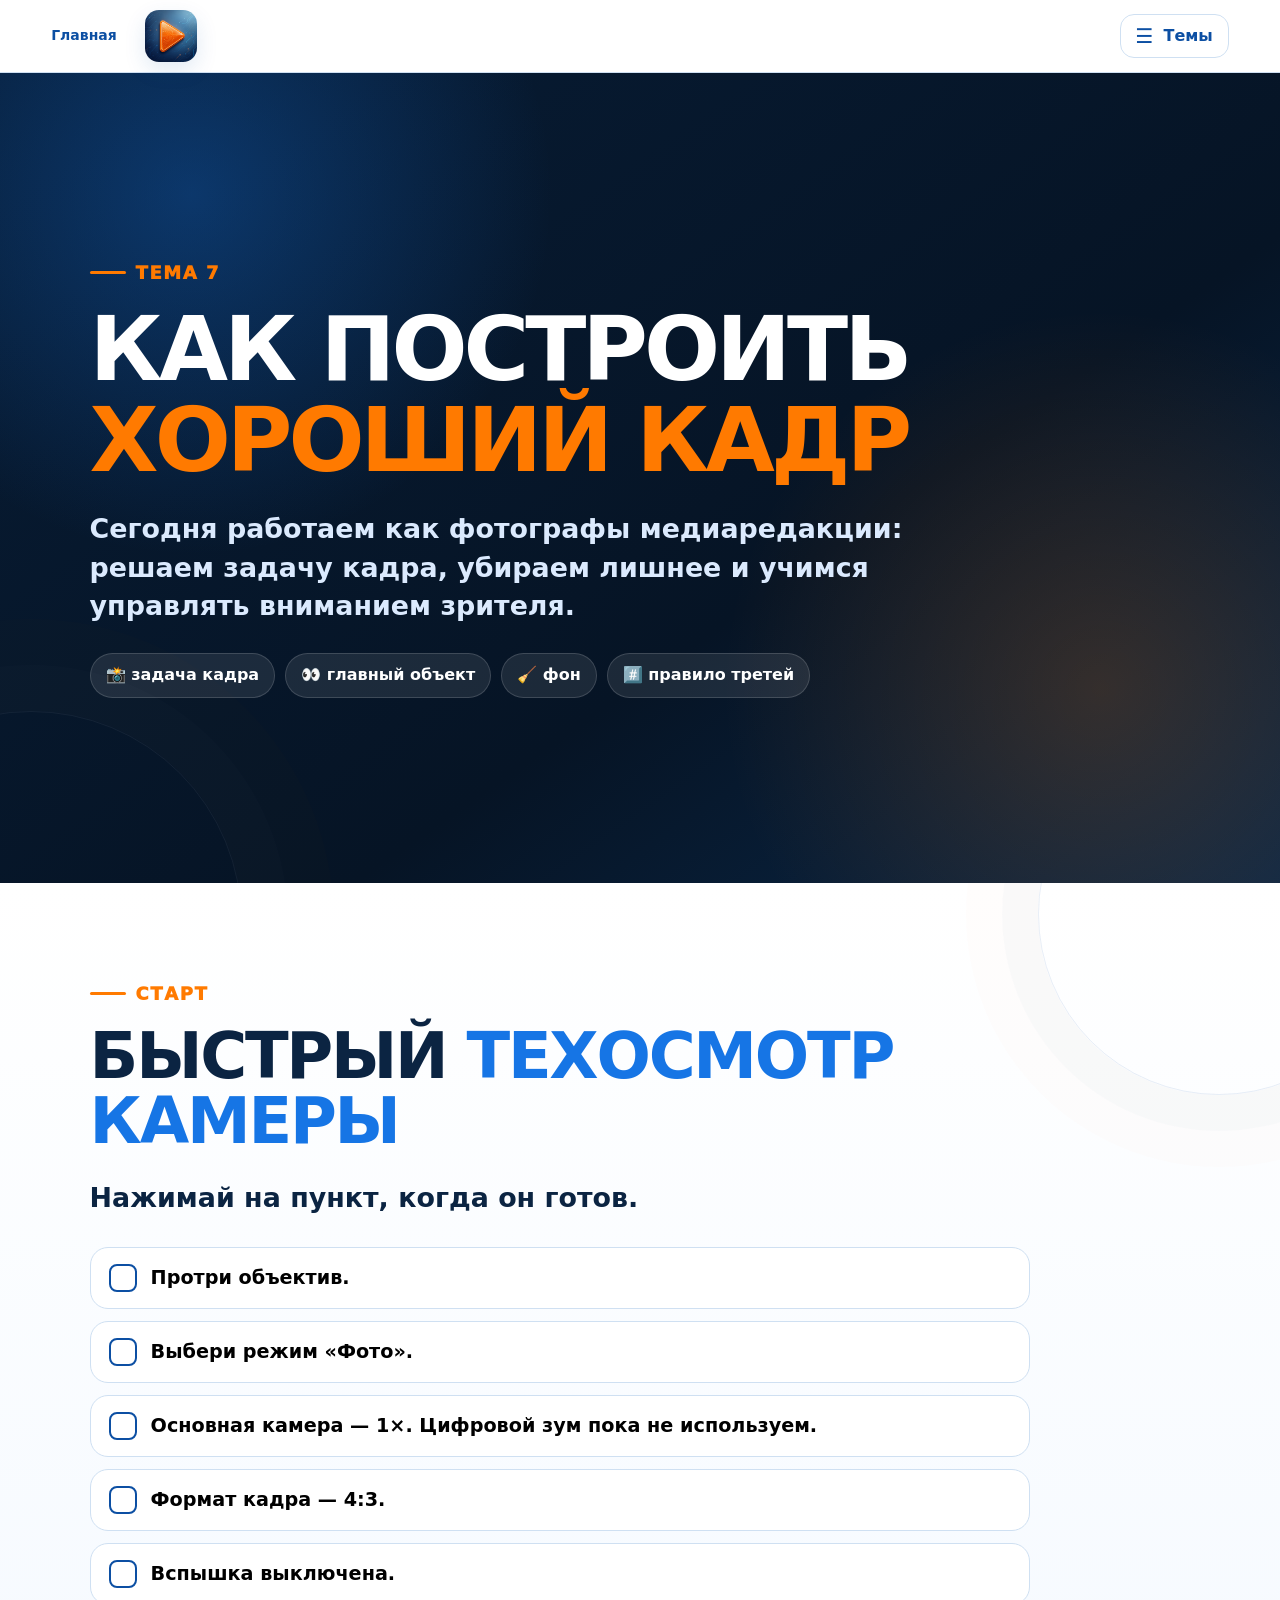
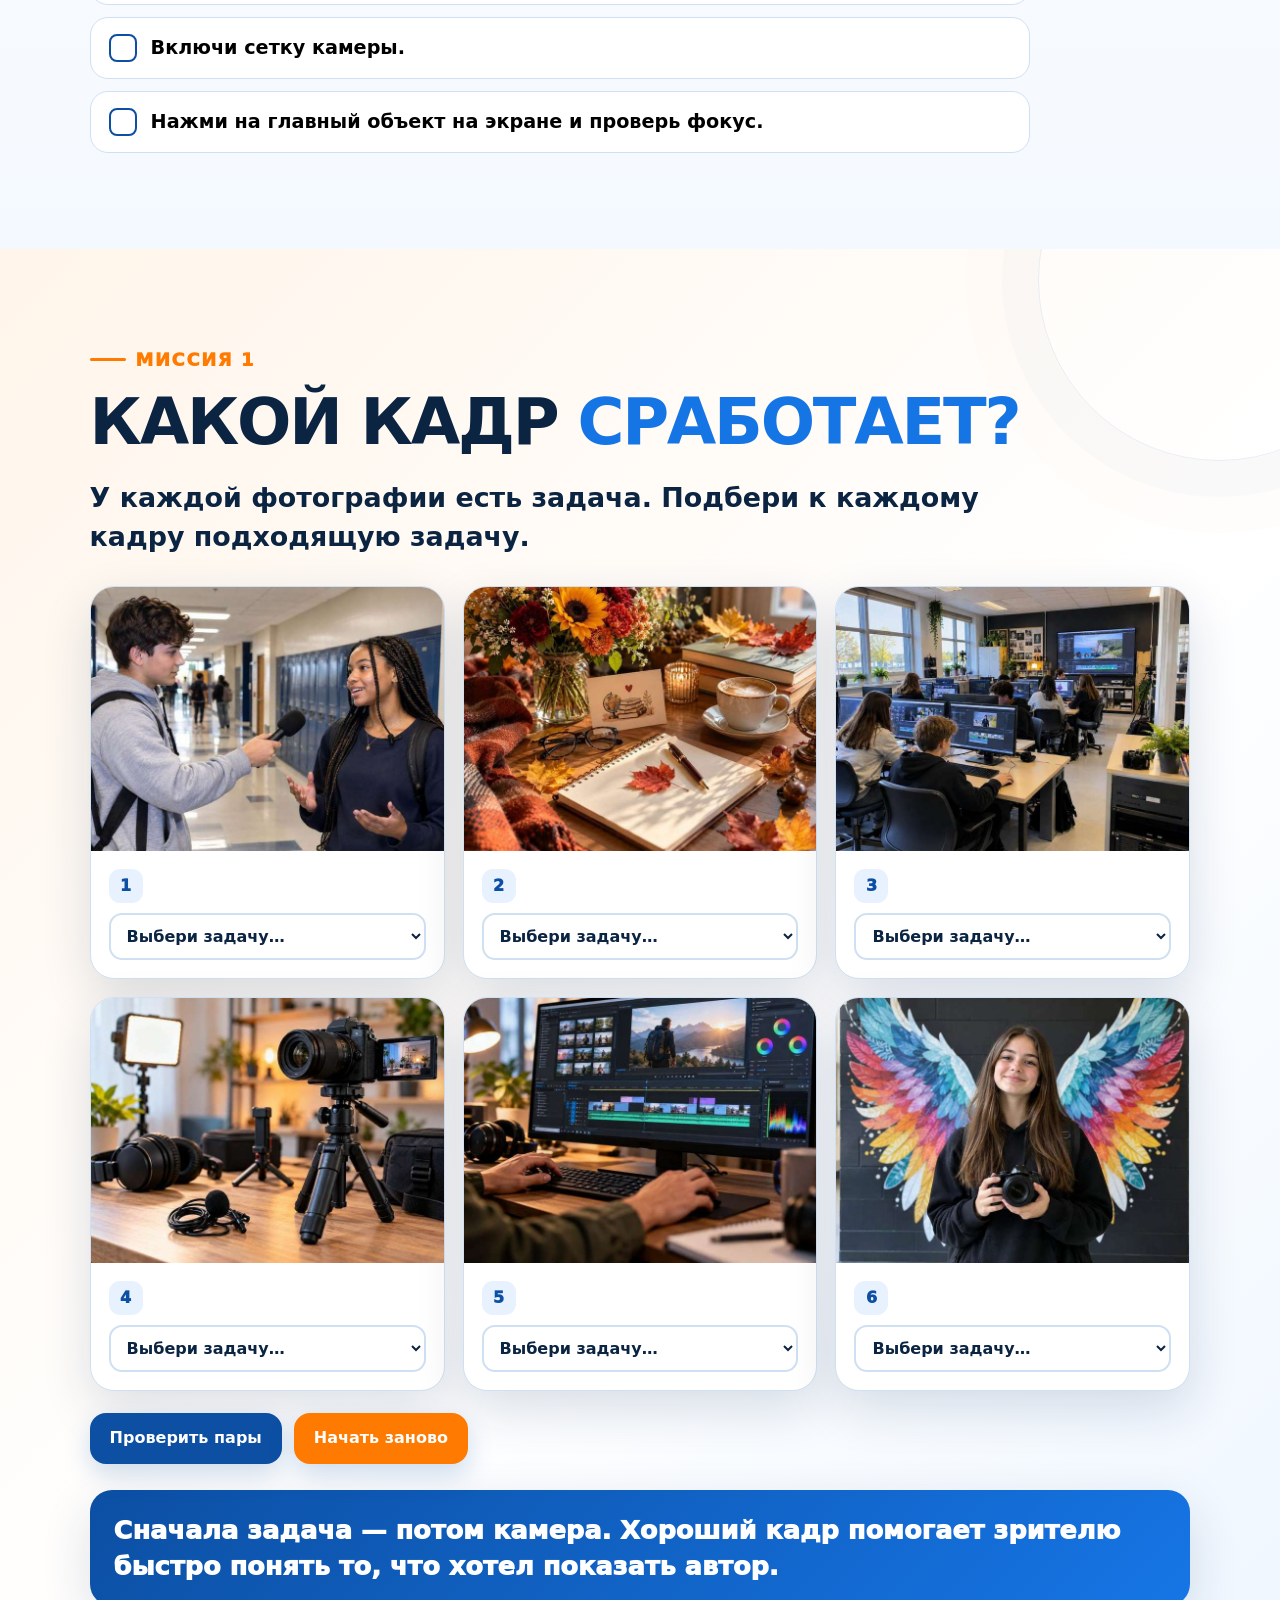
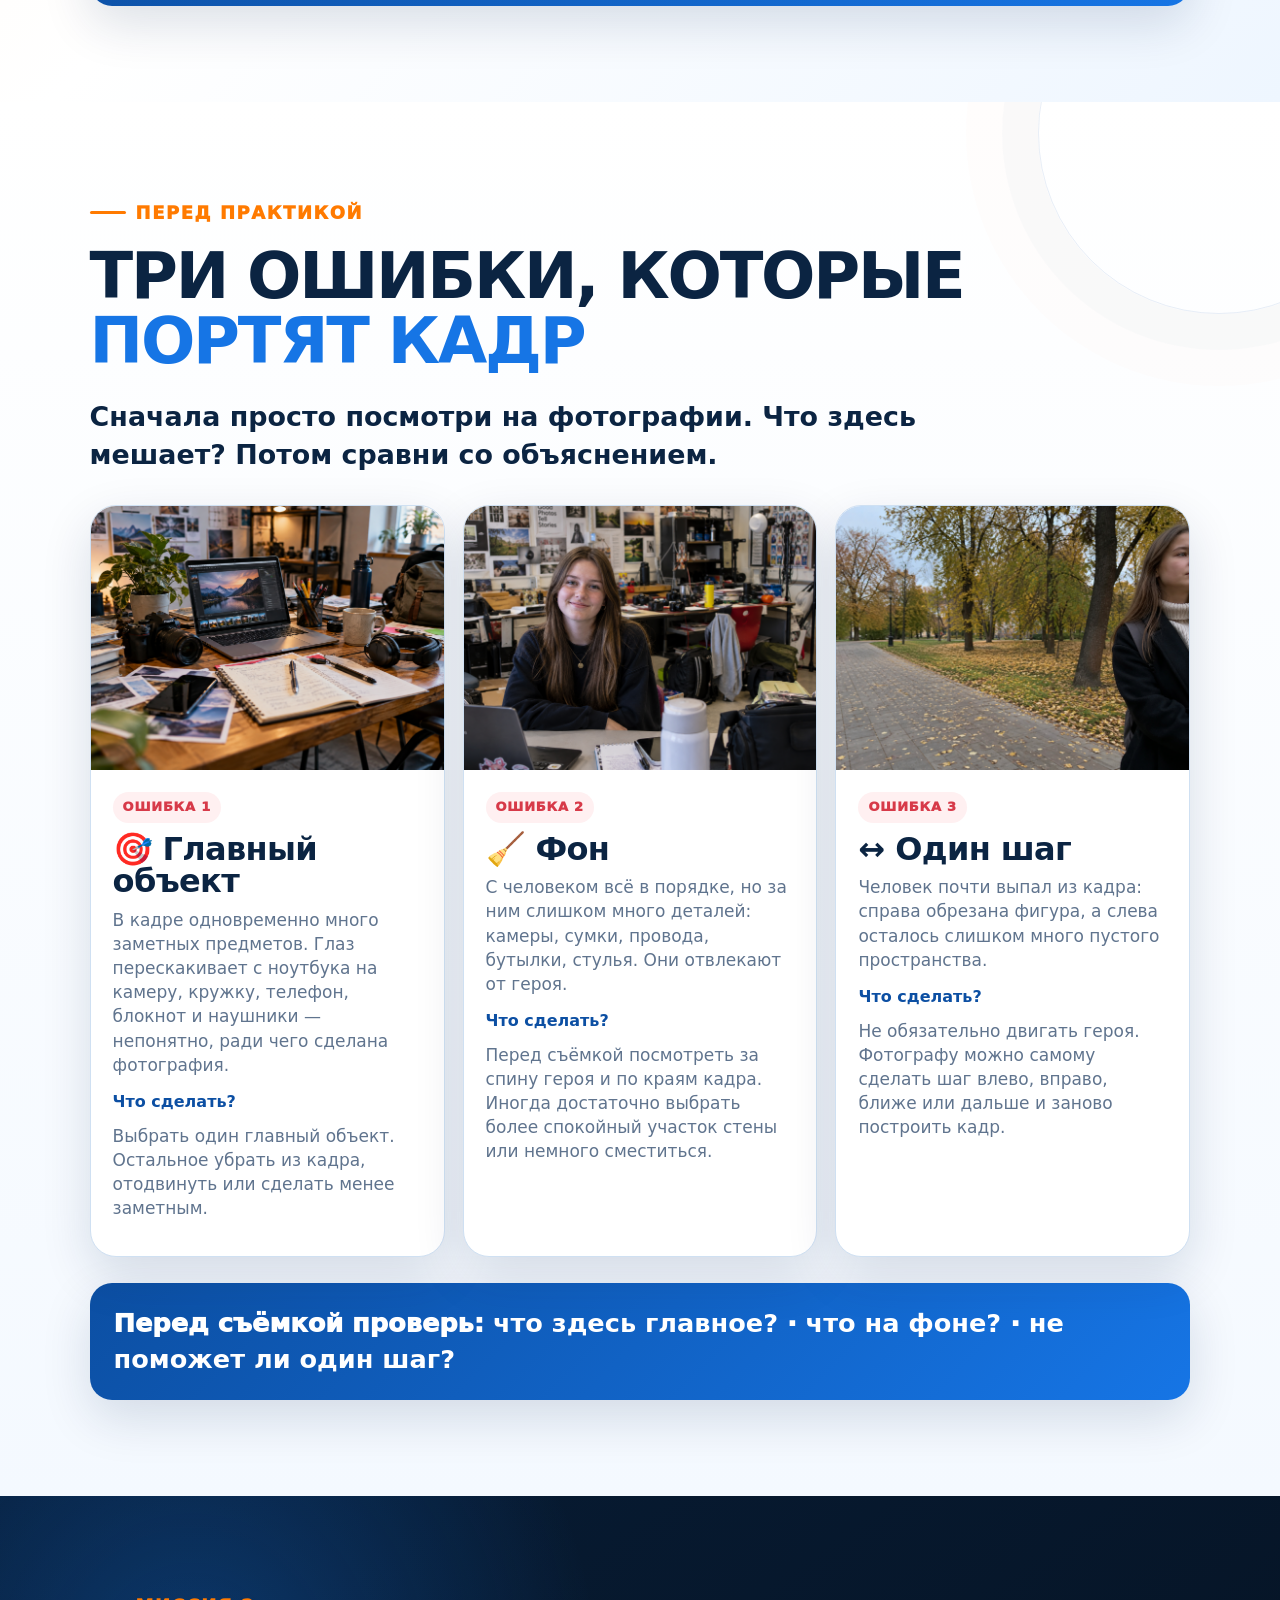
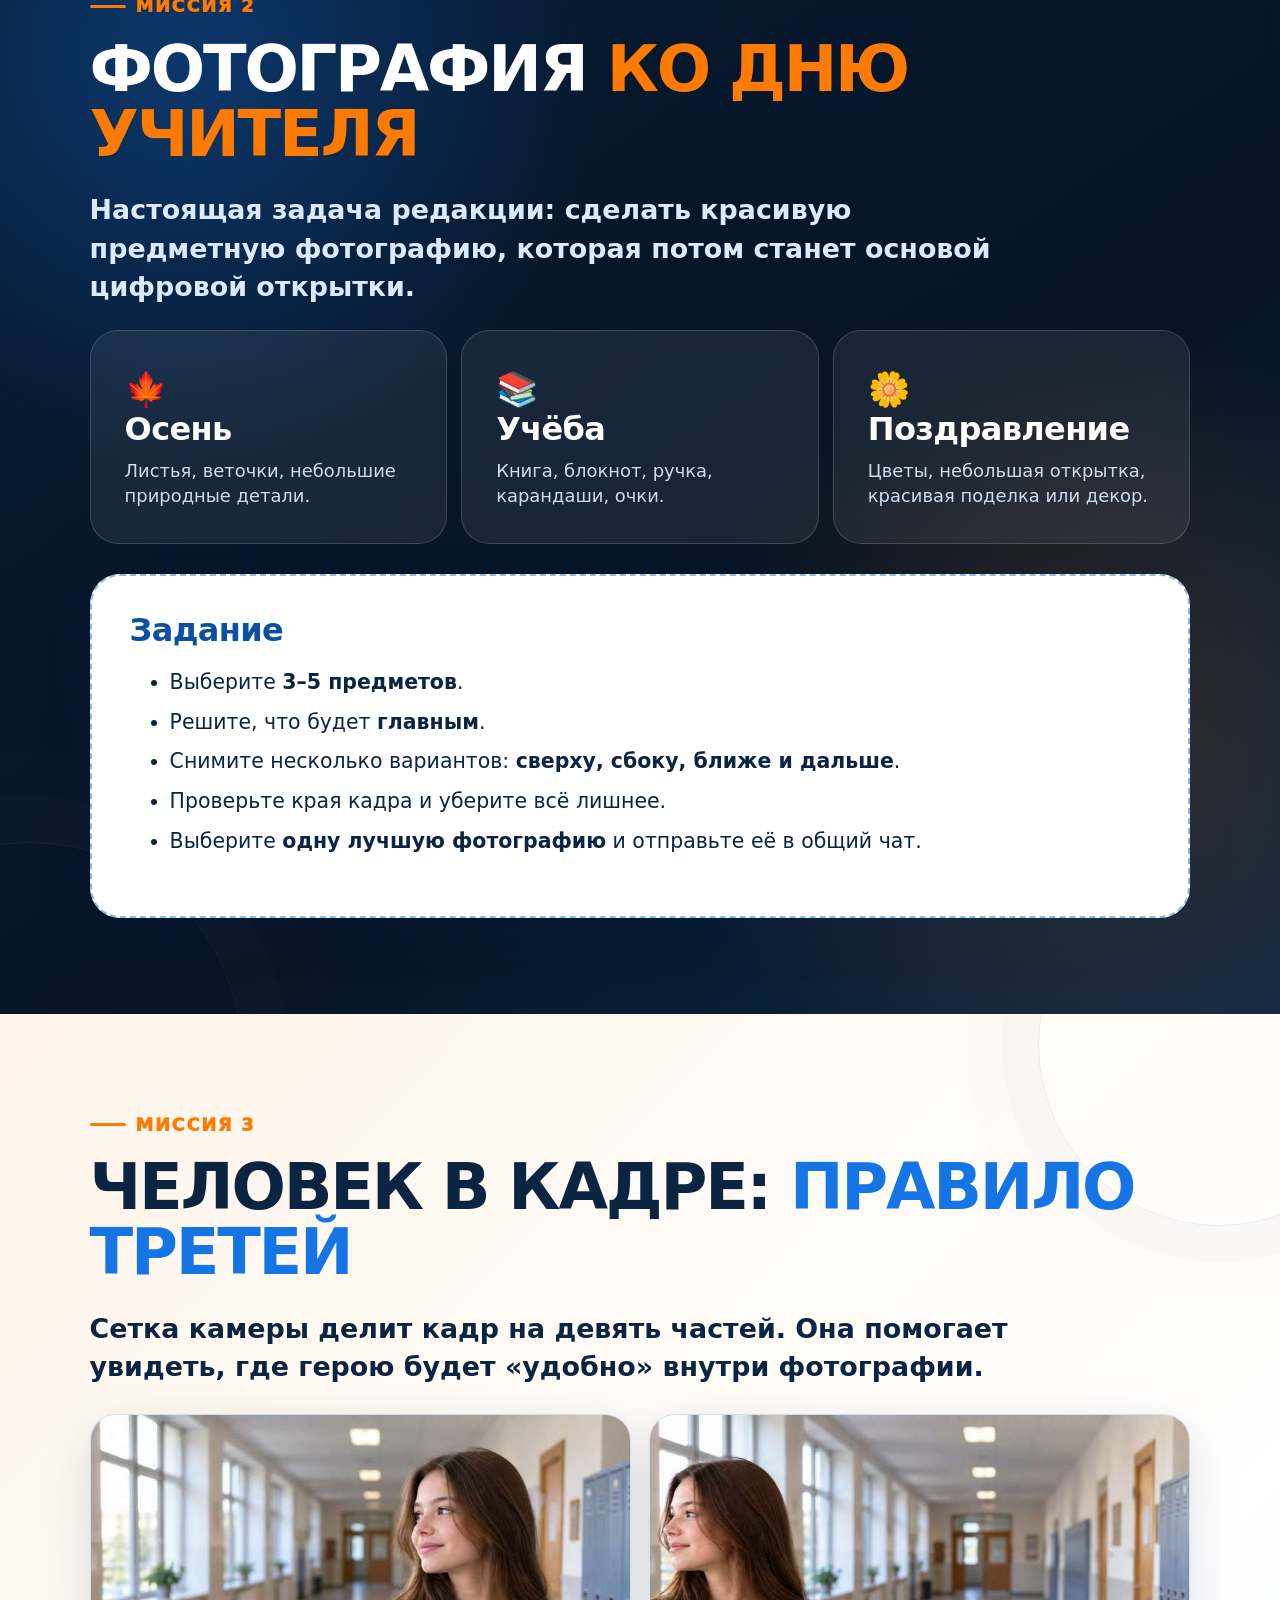
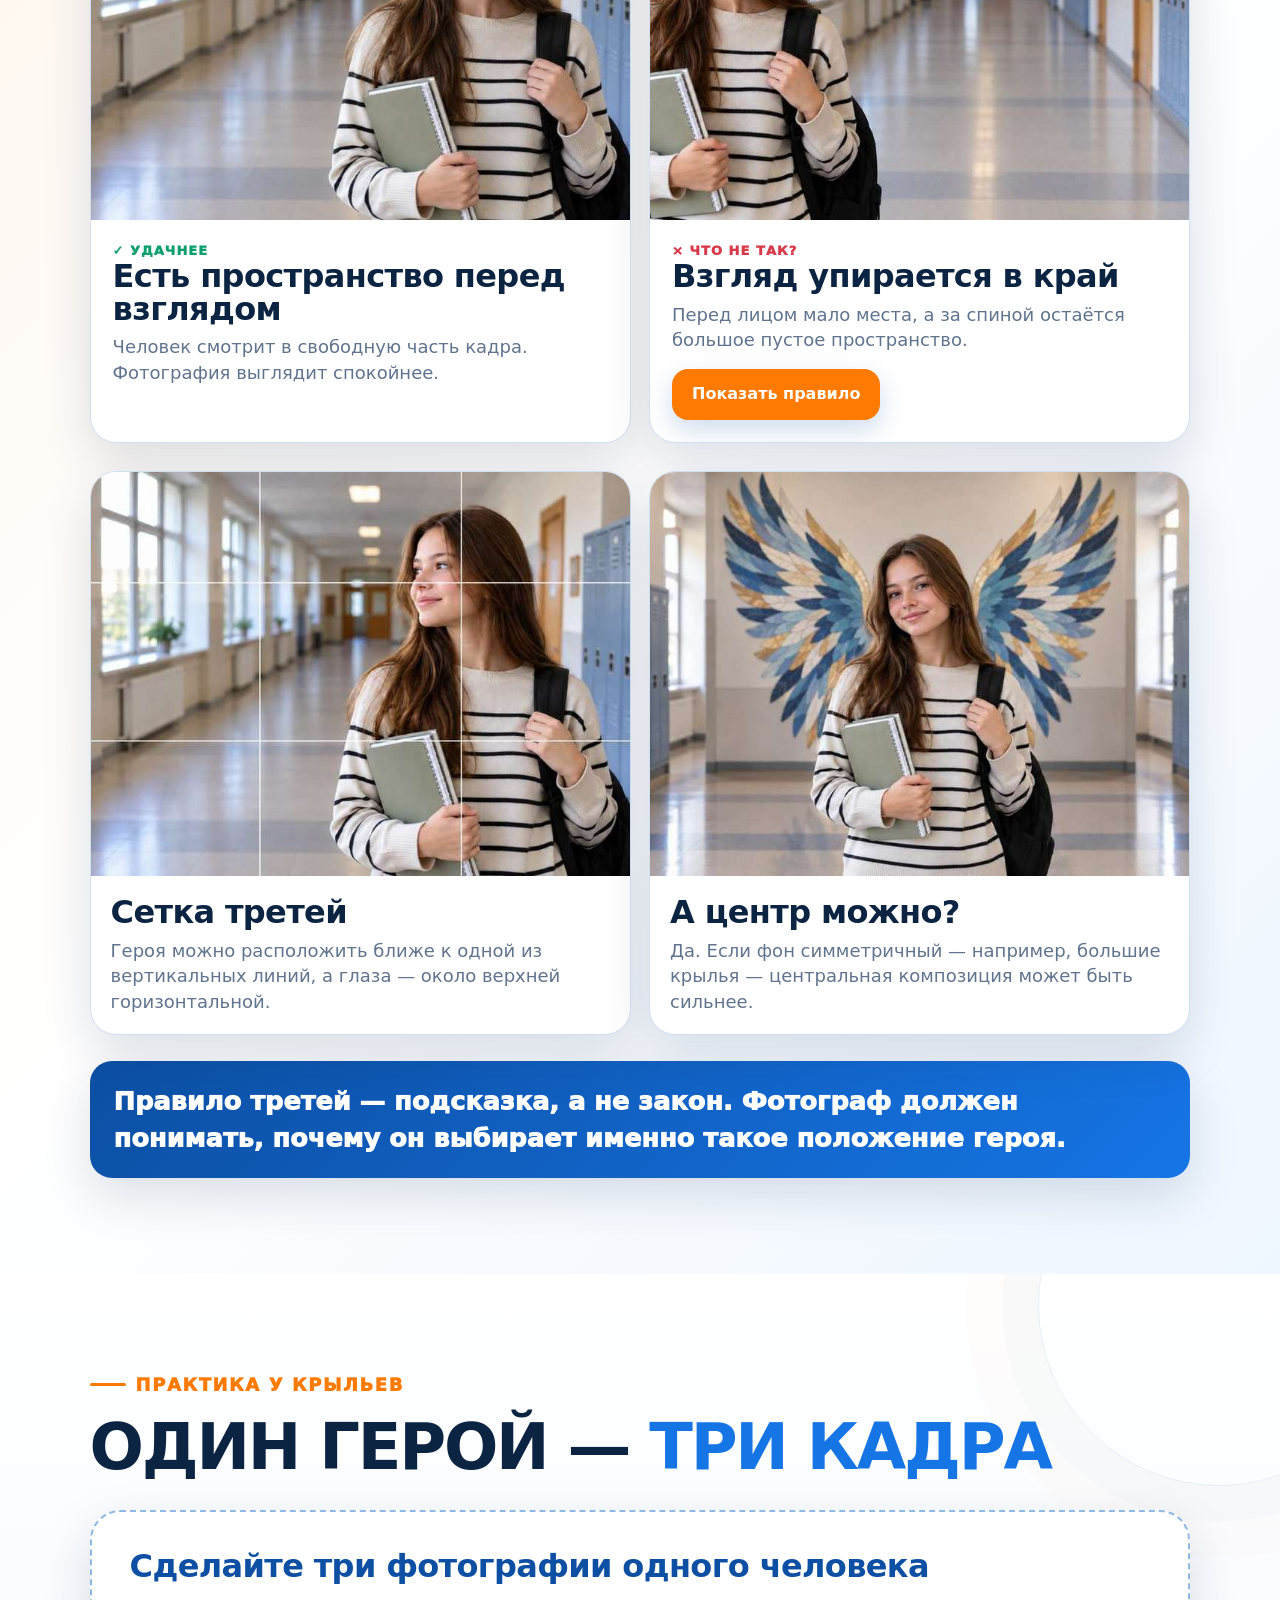
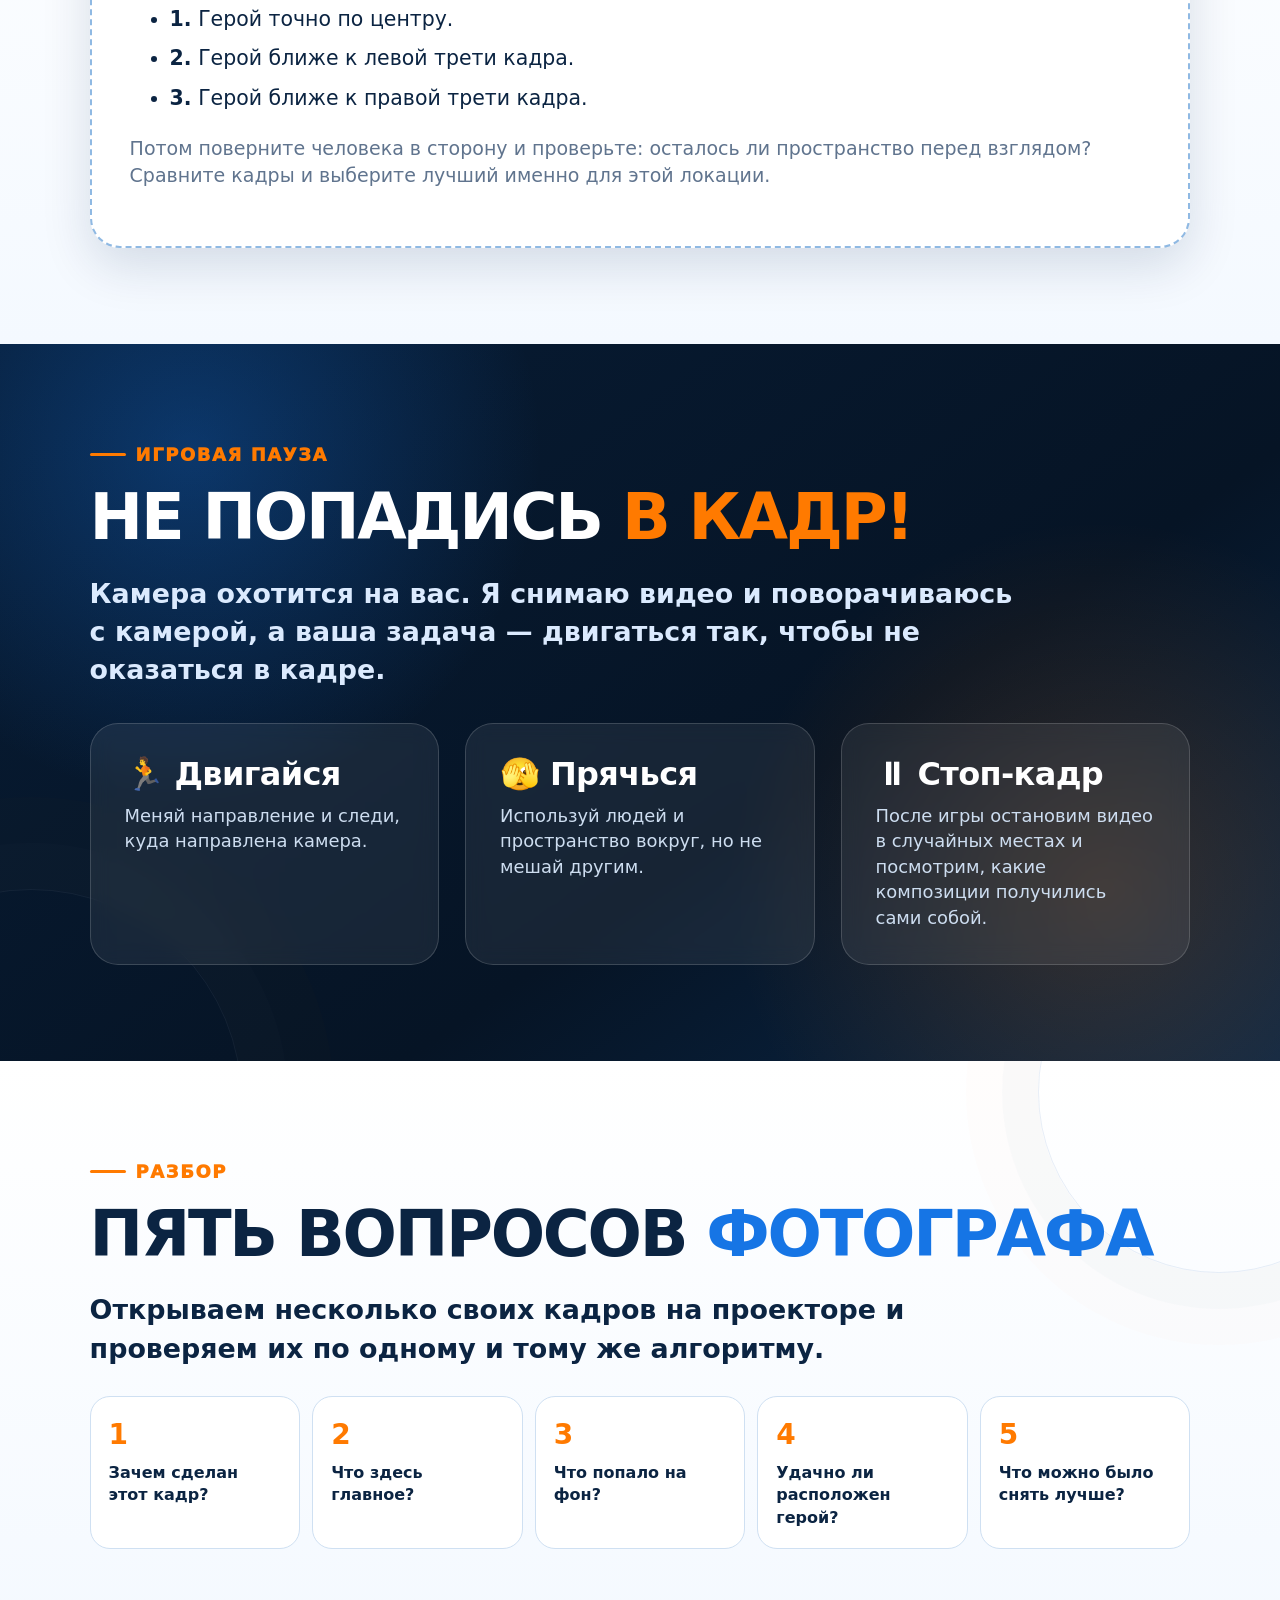
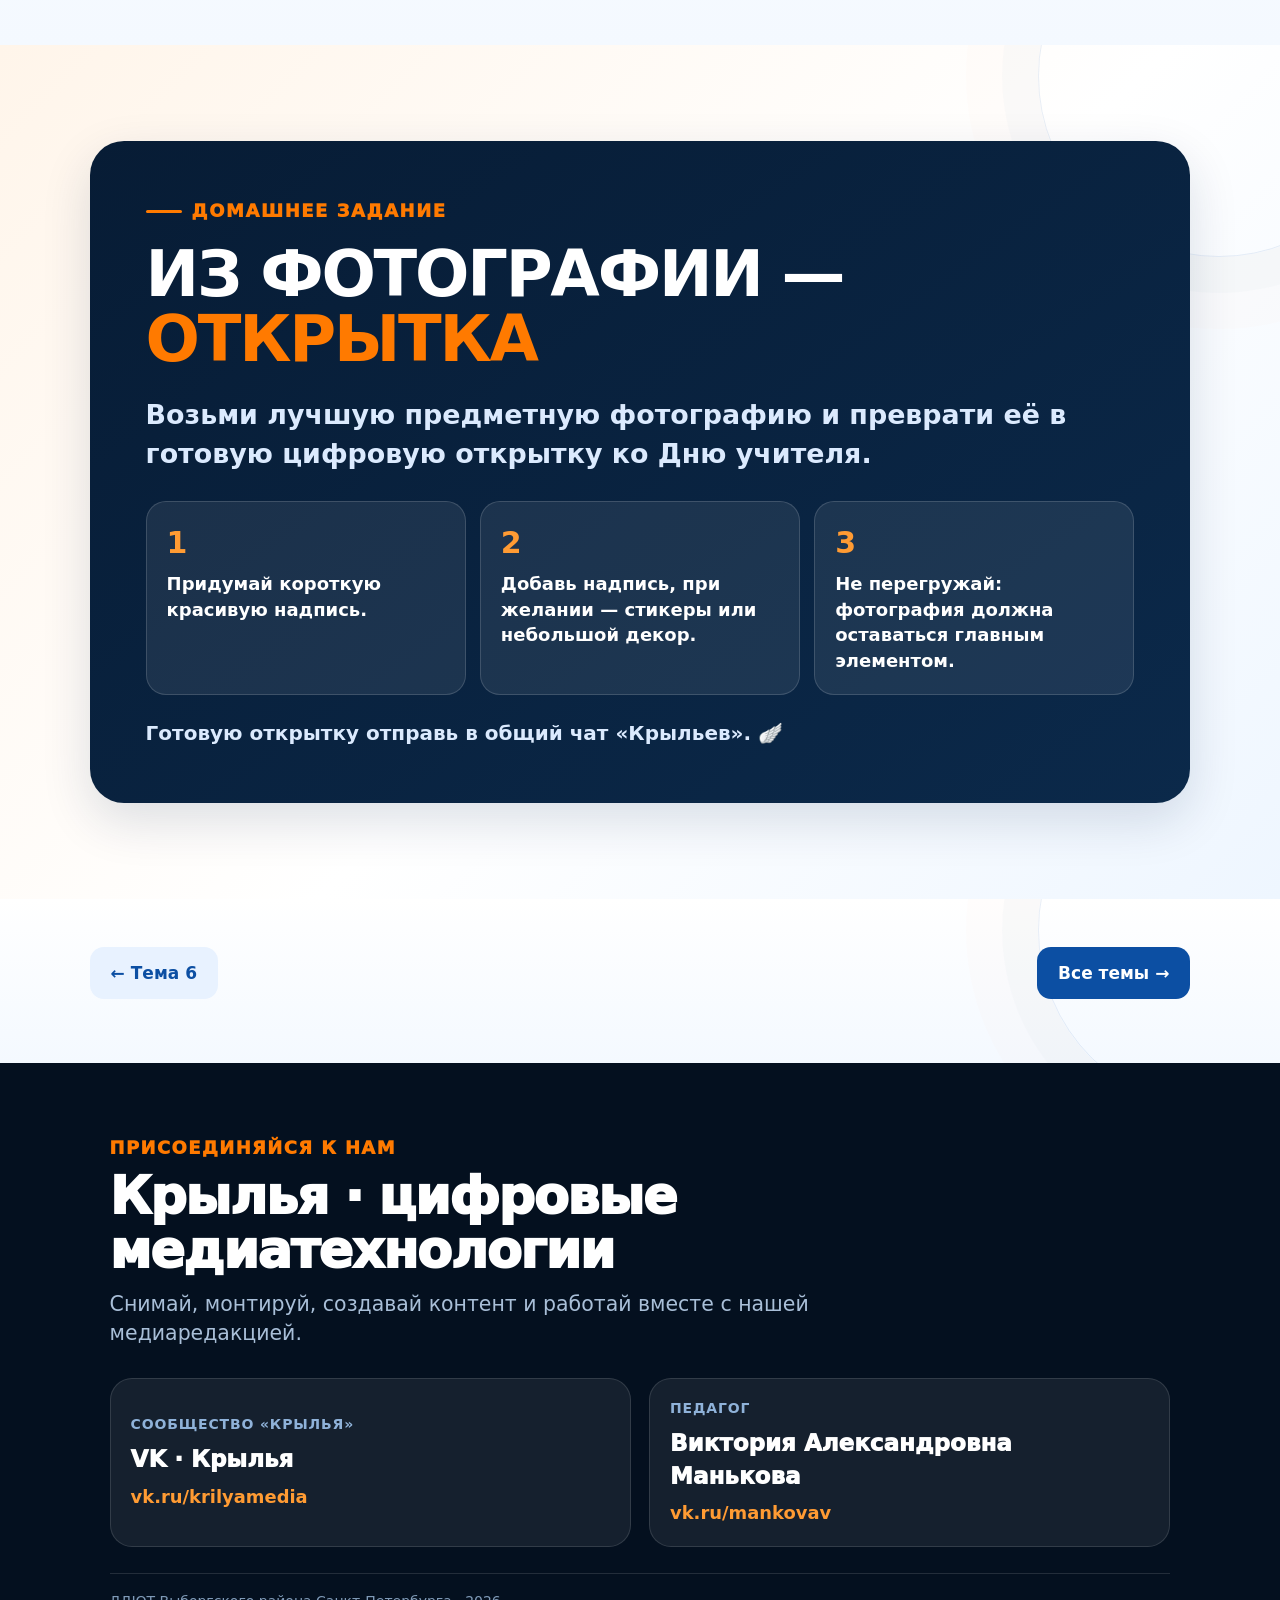
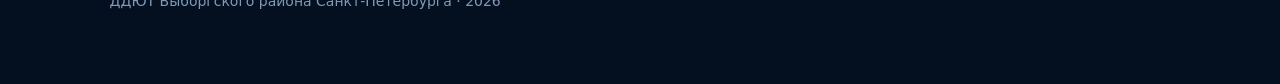
<file: 7/index.html>
<!doctype html>
<html lang="ru">
<head>
<meta charset="utf-8">
<meta name="viewport" content="width=device-width, initial-scale=1, viewport-fit=cover">
<meta name="description" content="Тема 7 курса «Крылья»: как построить хороший кадр — задача фотографии, главный объект, фон и правило третей.">
<title>Тема 7 — Как построить хороший кадр | Крылья</title>
<style>
:root{
  --blue:#0c4fa3;--blue2:#1675e5;--dark:#071c35;--dark2:#0d2b4e;
  --orange:#ff7a00;--orange2:#ff9b33;--ink:#0b2442;--paper:#f7fbff;
  --white:#fff;--muted:#60748e;--line:#cfe0f2;--good:#0e9f6e;--bad:#d73a49;
  --shadow:0 18px 50px rgba(4,36,76,.14);--radius:28px;
}
*{box-sizing:border-box} html{scroll-behavior:smooth}
body{margin:0;font-family:Inter,ui-sans-serif,system-ui,-apple-system,"Segoe UI",Roboto,Arial,sans-serif;color:var(--ink);background:var(--paper);line-height:1.42}
button,select{font:inherit} a{color:inherit}
.topbar{position:sticky;top:0;z-index:50;display:flex;align-items:center;gap:clamp(12px,3vw,28px);padding:10px clamp(14px,4vw,52px);background:rgba(255,255,255,.94);border-bottom:1px solid rgba(12,79,163,.14);backdrop-filter:blur(14px)}
.course-home{font-size:14px;font-weight:850;text-decoration:none;white-space:nowrap}.course-home:hover{color:var(--blue)}
.brand{display:grid;place-items:center;width:clamp(44px,6vw,60px);height:clamp(44px,6vw,60px);border-radius:16px;flex:0 0 auto;box-shadow:0 8px 22px rgba(12,79,163,.12);background:linear-gradient(145deg,#fff,#edf6ff);font-size:30px;text-decoration:none;margin-right:auto}
.brand{overflow:hidden}.brand img{width:100%;height:100%;object-fit:cover;display:block}
.course-menu{position:relative}.course-menu summary{display:flex;align-items:center;gap:10px;padding:11px 15px;border:1px solid var(--line);border-radius:14px;background:#fff;color:var(--blue);cursor:pointer;list-style:none;font-weight:900;white-space:nowrap}.course-menu summary::-webkit-details-marker{display:none}.course-menu summary:before{content:'☰';font-size:20px;line-height:1}.course-menu[open] summary:before{content:'×'}
.course-menu nav{position:absolute;top:calc(100% + 9px);right:0;z-index:80;display:grid;width:min(380px,calc(100vw - 28px));padding:9px;border:1px solid var(--line);border-radius:17px;background:#fff;box-shadow:var(--shadow)}
.course-menu nav a{padding:13px 14px;border-radius:10px;color:var(--ink);font-size:14px;font-weight:800;text-decoration:none}.course-menu nav a:hover,.course-menu nav a[aria-current=page]{background:#eef6ff;color:var(--blue)}
.panel{position:relative;overflow:hidden;min-height:min(820px,90vh);padding:clamp(48px,8vw,96px) clamp(18px,7vw,92px);display:flex;align-items:center}.panel.compact{min-height:auto}.panel.light{background:linear-gradient(180deg,#fff,#f4f9ff)}.panel.dark{color:#fff;background:radial-gradient(circle at 15% 15%,rgba(22,117,229,.32),transparent 28%),radial-gradient(circle at 86% 76%,rgba(255,122,0,.18),transparent 30%),linear-gradient(145deg,var(--dark),#061425 62%,#0a2747)}.panel.orange{background:linear-gradient(135deg,#fff5ea,#fff 55%,#eef6ff)}
.panel:before,.panel:after{content:"";position:absolute;pointer-events:none;opacity:.42}.panel.light:before,.panel.orange:before{width:360px;height:360px;right:-120px;top:-150px;border:1px solid rgba(12,79,163,.22);border-radius:50%;box-shadow:0 0 0 36px rgba(12,79,163,.04),0 0 0 72px rgba(255,122,0,.035)}.panel.dark:after{width:420px;height:420px;left:-180px;bottom:-250px;border:1px solid rgba(255,255,255,.13);border-radius:50%;box-shadow:0 0 0 46px rgba(255,255,255,.025),0 0 0 92px rgba(255,122,0,.025)}
.wrap{width:min(1240px,100%);margin:0 auto;position:relative;z-index:1}.eyebrow{display:inline-flex;align-items:center;gap:10px;font-size:clamp(14px,1.4vw,19px);font-weight:950;letter-spacing:.09em;text-transform:uppercase;color:var(--orange);margin-bottom:18px}.eyebrow:before{content:"";width:36px;height:3px;background:currentColor;border-radius:99px}
h1,h2,h3{margin:0;line-height:1.02}h1{font-size:clamp(42px,7vw,100px);letter-spacing:-.045em}h2{font-size:clamp(32px,5vw,70px);letter-spacing:-.035em}h3{font-size:clamp(23px,2.5vw,36px);letter-spacing:-.02em}.lead{font-size:clamp(20px,2.1vw,31px);max-width:940px;margin:24px 0 0;font-weight:650}.dark .lead{color:#dbeafe}.accent{color:var(--orange)}.blue{color:var(--blue2)}
.pills{display:flex;gap:10px;flex-wrap:wrap;margin-top:28px}.pill{padding:10px 15px;border-radius:999px;font-weight:850;background:rgba(12,79,163,.09);color:var(--blue);border:1px solid rgba(12,79,163,.13)}.dark .pill{background:rgba(255,255,255,.09);color:#fff;border-color:rgba(255,255,255,.15)}
.grid{display:grid;grid-template-columns:repeat(auto-fit,minmax(min(260px,100%),1fr));gap:clamp(16px,2vw,26px);margin-top:34px}.card{background:#fff;border:1px solid var(--line);border-radius:var(--radius);padding:clamp(22px,3vw,34px);box-shadow:var(--shadow)}.card p{font-size:clamp(17px,1.4vw,21px);margin:12px 0 0;color:var(--muted)}.dark .card{background:rgba(255,255,255,.07);border-color:rgba(255,255,255,.16);box-shadow:none;backdrop-filter:blur(10px)}.dark .card p{color:#cdddf0}
.checklist{display:grid;gap:12px;margin-top:30px;max-width:940px}.check{border:1px solid var(--line);background:#fff;border-radius:18px;padding:16px 18px;display:flex;align-items:center;gap:14px;font-size:clamp(18px,1.5vw,22px);font-weight:800;cursor:pointer;text-align:left}.check:hover{border-color:#91bde9}.box{flex:0 0 28px;width:28px;height:28px;border:2px solid var(--blue);border-radius:8px;display:grid;place-items:center;color:#fff;background:#fff}.check.done{background:#effcf6;border-color:#b7ead6;color:#17654c}.check.done .box{background:var(--good);border-color:var(--good)}.check.done .box:after{content:"✓";font-weight:950}
.cta{border:0;border-radius:16px;padding:14px 20px;cursor:pointer;background:var(--blue);color:#fff;font-weight:900;box-shadow:0 10px 26px rgba(12,79,163,.2)}.cta:hover{transform:translateY(-2px)}.cta.orange{background:var(--orange)}
.photo-match{display:grid;grid-template-columns:repeat(3,minmax(0,1fr));gap:18px;margin-top:30px}.photo-card{background:#fff;border:1px solid var(--line);border-radius:24px;overflow:hidden;box-shadow:var(--shadow);transition:.2s ease}.photo-card.good{outline:4px solid rgba(14,159,110,.32)}.photo-card.bad{outline:4px solid rgba(215,58,73,.25)}.photo-card img{width:100%;aspect-ratio:4/3;object-fit:cover;display:block}.photo-body{padding:18px}.photo-number{display:inline-grid;place-items:center;width:34px;height:34px;border-radius:11px;background:#e8f2ff;color:var(--blue);font-weight:950;margin-bottom:10px}.photo-body select{width:100%;padding:11px 12px;border:2px solid var(--line);border-radius:13px;background:#fff;color:var(--ink);font-weight:800}.match-actions{display:flex;gap:12px;align-items:center;flex-wrap:wrap;margin-top:22px}.feedback{display:none;padding:15px 18px;border-radius:16px;background:#edf6ff;color:var(--blue);font-size:18px;font-weight:850}.feedback.show{display:block}.feedback.success{background:#eafff5;color:#126849}.feedback.error{background:#fff0f1;color:#a62935}

.rule-banner{margin-top:26px;padding:22px 24px;border-radius:22px;background:linear-gradient(135deg,#0c4fa3,#1675e5);color:#fff;font-size:clamp(21px,2vw,30px);font-weight:950;box-shadow:var(--shadow)}
.object-cards{display:grid;grid-template-columns:repeat(auto-fit,minmax(min(210px,100%),1fr));gap:14px;margin-top:24px}.object-card{padding:20px;border-radius:20px;background:#fff;border:1px solid var(--line);font-size:18px;font-weight:850}.object-card span{font-size:34px;display:block;margin-bottom:8px}
.practice-box{margin-top:30px;padding:clamp(24px,4vw,38px);border-radius:30px;background:#fff;border:2px dashed #8fb9e3;box-shadow:var(--shadow)}.practice-box h3{color:var(--blue)}.practice-box ul{font-size:clamp(18px,1.6vw,22px);line-height:1.55}.practice-box li+li{margin-top:8px}
.compare{display:grid;grid-template-columns:1fr 1fr;gap:18px;margin-top:28px}.compare-card{border-radius:26px;overflow:hidden;background:#fff;border:1px solid var(--line);box-shadow:var(--shadow)}.compare-card img{display:block;width:100%;aspect-ratio:4/3;object-fit:cover}.compare-copy{padding:22px}.compare-copy .label{font-size:13px;font-weight:950;text-transform:uppercase;letter-spacing:.08em}.compare-card.good .label{color:var(--good)}.compare-card.bad .label{color:var(--bad)}.compare-copy p{font-size:18px;color:var(--muted);margin:9px 0 0}.reveal{margin-top:16px}.reveal-text{display:none;margin-top:14px;padding:16px 18px;border-radius:18px;background:#f2f7ff;color:var(--ink);font-size:18px;font-weight:750}.reveal-text.show{display:block}
.examples{display:grid;grid-template-columns:1fr 1fr;gap:18px;margin-top:28px}.example{border-radius:26px;background:#fff;border:1px solid var(--line);box-shadow:var(--shadow);overflow:hidden}.example img{width:100%;display:block;aspect-ratio:4/3;object-fit:cover}.example div{padding:20px}.example p{margin:9px 0 0;font-size:18px;color:var(--muted)}
.review-grid{display:grid;grid-template-columns:repeat(5,minmax(0,1fr));gap:12px;margin-top:28px}.review{padding:18px;border-radius:20px;background:#fff;border:1px solid var(--line);font-weight:900}.review b{display:block;color:var(--orange);font-size:28px;margin-bottom:7px}.homework{padding:clamp(28px,5vw,56px);border-radius:34px;background:linear-gradient(145deg,#071c35,#0b294a);color:#fff;box-shadow:var(--shadow)}.homework h2{color:#fff}.homework .lead{color:#dbeafe}.homework-steps{display:grid;grid-template-columns:repeat(3,1fr);gap:14px;margin-top:28px}.homework-step{padding:20px;border-radius:20px;background:rgba(255,255,255,.08);border:1px solid rgba(255,255,255,.15);font-size:18px;font-weight:850}.homework-step b{display:block;color:var(--orange2);font-size:30px;margin-bottom:7px}
.footer{background:#04101f;color:#dbe8f7}.footer-inner{width:min(1240px,100%);margin:0 auto;padding:clamp(38px,6vw,72px) clamp(18px,7vw,92px)}.footer-kicker{color:var(--orange);font-weight:950;letter-spacing:.08em;text-transform:uppercase;font-size:clamp(14px,1.4vw,18px)}.footer-title{margin-top:10px;color:#fff;font-size:clamp(29px,4vw,52px);font-weight:950;line-height:1.05;letter-spacing:-.03em}.footer-subtitle{margin-top:12px;color:#a9bfd8;font-size:clamp(17px,1.6vw,22px);max-width:780px}.footer-contacts{display:grid;grid-template-columns:repeat(2,minmax(0,1fr));gap:18px;margin-top:30px}.contact-card{display:flex;min-width:0;flex-direction:column;justify-content:center;gap:8px;padding:20px;border-radius:22px;background:rgba(255,255,255,.07);border:1px solid rgba(255,255,255,.12);text-decoration:none}.contact-card:hover{background:rgba(255,255,255,.11);border-color:rgba(255,122,0,.6)}.contact-label{color:#8fb2d9;font-size:14px;font-weight:900;text-transform:uppercase;letter-spacing:.06em}.contact-name{color:#fff;font-size:clamp(18px,1.8vw,27px);font-weight:950}.contact-url{color:#ff9b33;font-size:clamp(15px,1.4vw,19px);font-weight:800;word-break:break-all}.footer-bottom{margin-top:26px;padding-top:18px;border-top:1px solid rgba(255,255,255,.12);color:#7f9ab7;font-size:14px}
@media(max-width:900px){.photo-match{grid-template-columns:repeat(2,1fr)}.review-grid{grid-template-columns:repeat(2,1fr)}.homework-steps{grid-template-columns:1fr}.footer-contacts{grid-template-columns:1fr}.panel{min-height:auto}}
@media(max-width:640px){.course-home{display:none}.course-menu summary{padding:9px 11px;font-size:13px}.panel{padding:52px 18px}.photo-match,.compare,.examples,.task-list{grid-template-columns:1fr}.review-grid{grid-template-columns:1fr}.brand{width:44px;height:44px;border-radius:12px}.photo-card img{aspect-ratio:16/10}}
@media(prefers-reduced-motion:reduce){*{scroll-behavior:auto!important;transition:none!important}}

.mistake-grid{
  display:grid;
  grid-template-columns:repeat(3,minmax(0,1fr));
  gap:18px;
  margin-top:30px;
}
.mistake-card{
  overflow:hidden;
  border-radius:26px;
  background:#fff;
  border:1px solid var(--line);
  box-shadow:var(--shadow);
}
.mistake-card img{
  width:100%;
  aspect-ratio:4/3;
  object-fit:cover;
  display:block;
}
.mistake-copy{padding:22px}
.mistake-label{
  display:inline-block;
  margin-bottom:10px;
  padding:6px 10px;
  border-radius:999px;
  background:#fff0f1;
  color:var(--bad);
  font-size:13px;
  font-weight:950;
  letter-spacing:.06em;
  text-transform:uppercase;
}
.mistake-copy p{
  color:var(--muted);
  font-size:17px;
  margin:10px 0 14px;
}
.mistake-copy strong{color:var(--blue)}
@media(max-width:900px){
  .mistake-grid{grid-template-columns:1fr}
}

</style>
<link rel="stylesheet" href="../assets/course-navigation.css?v=2cf5fccc644c"><link rel="stylesheet" href="/assets/course-chrome.css?v=lesson9"></head>
<body>
<header class="topbar course-topbar"><a class="course-home" href="https://yourlevelup.ru/">Главная</a><a class="brand" href="/" aria-label="К списку тем Крыльев"><img src="/7/assets/logo.jpg" alt="Логотип Крылья" width="52" height="52"></a><details class="course-menu"><summary>Темы</summary><nav aria-label="Темы Крыльев"><a href="/#monday">Тема 1 - Зачем мы делаем контент?</a><a href="/#friday">Тема 2 - Для кого мы делаем контент?</a><a href="/#saturday">Тема 3 - Медиалаборатория</a><a href="/4/">Тема 4 - Как оформить пост, чтобы его хотелось читать</a><a href="/5/">Тема 5 - Пост опубликован. Что дальше?</a><a href="/6/">Тема 6 - Правда или фейк?</a><a href="/7/" aria-current="page">Тема 7 - Как построить хороший кадр</a><a href="/8/">Тема 8 - Создаём стикеры</a><a href="/9/">Тема 9 - Моя фотоистория</a><a href="/igra-hlopushka/">Игра-хлопушка</a></nav></details></header>

<main>
<section class="panel dark">
  <div class="wrap">
    <div class="eyebrow">Тема 7</div>
    <h1>КАК ПОСТРОИТЬ <span class="accent">ХОРОШИЙ КАДР</span></h1>
    <p class="lead">Сегодня работаем как фотографы медиаредакции: решаем задачу кадра, убираем лишнее и учимся управлять вниманием зрителя.</p>
    <div class="pills"><span class="pill">📸 задача кадра</span><span class="pill">👀 главный объект</span><span class="pill">🧹 фон</span><span class="pill">#️⃣ правило третей</span></div>
  </div>
</section>

<section class="panel light compact">
  <div class="wrap">
    <div class="eyebrow">Старт</div>
    <h2>БЫСТРЫЙ <span class="blue">ТЕХОСМОТР КАМЕРЫ</span></h2>
    <p class="lead">Нажимай на пункт, когда он готов.</p>
    <div class="checklist" id="cameraChecklist">
      <button class="check"><span class="box"></span>Протри объектив.</button>
      <button class="check"><span class="box"></span>Выбери режим «Фото».</button>
      <button class="check"><span class="box"></span>Основная камера — 1×. Цифровой зум пока не используем.</button>
      <button class="check"><span class="box"></span>Формат кадра — 4:3.</button>
      <button class="check"><span class="box"></span>Вспышка выключена.</button>
      <button class="check"><span class="box"></span>Включи сетку камеры.</button>
      <button class="check"><span class="box"></span>Нажми на главный объект на экране и проверь фокус.</button>
    </div>
  </div>
</section>

<section class="panel orange compact">
  <div class="wrap">
    <div class="eyebrow">Миссия 1</div>
    <h2>КАКОЙ КАДР <span class="blue">СРАБОТАЕТ?</span></h2>
    <p class="lead">У каждой фотографии есть задача. Подбери к каждому кадру подходящую задачу.</p>
    <div class="photo-match" id="matchGame">
<article class="photo-card" data-answer="D"><img src="assets/image-01.jpg" alt="Интервью двух подростков" loading="lazy"><div class="photo-body"><span class="photo-number">1</span><select aria-label="Задача фотографии 4"><option value="">Выбери задачу…</option><option value="A">А — где работает редакция</option><option value="B">Б — процесс монтажа</option><option value="C">В — участник команды</option><option value="D">Г — интервью</option><option value="E">Д — оборудование</option><option value="F">Е — День учителя</option></select></div></article>
<article class="photo-card" data-answer="F"><img src="assets/image-02.jpg" alt="Осенняя предметная композиция" loading="lazy"><div class="photo-body"><span class="photo-number">2</span><select aria-label="Задача фотографии 6"><option value="">Выбери задачу…</option><option value="A">А — где работает редакция</option><option value="B">Б — процесс монтажа</option><option value="C">В — участник команды</option><option value="D">Г — интервью</option><option value="E">Д — оборудование</option><option value="F">Е — День учителя</option></select></div></article>
<article class="photo-card" data-answer="A"><img src="assets/image-03.jpg" alt="Медиакласс с работающими участниками" loading="lazy"><div class="photo-body"><span class="photo-number">3</span><select aria-label="Задача фотографии 1"><option value="">Выбери задачу…</option><option value="A">А — где работает редакция</option><option value="B">Б — процесс монтажа</option><option value="C">В — участник команды</option><option value="D">Г — интервью</option><option value="E">Д — оборудование</option><option value="F">Е — День учителя</option></select></div></article>
<article class="photo-card" data-answer="E"><img src="assets/image-04.jpg" alt="Камера, микрофон и свет для съёмки" loading="lazy"><div class="photo-body"><span class="photo-number">4</span><select aria-label="Задача фотографии 5"><option value="">Выбери задачу…</option><option value="A">А — где работает редакция</option><option value="B">Б — процесс монтажа</option><option value="C">В — участник команды</option><option value="D">Г — интервью</option><option value="E">Д — оборудование</option><option value="F">Е — День учителя</option></select></div></article>
<article class="photo-card" data-answer="B"><img src="assets/image-05.jpg" alt="Рабочее место видеомонтажёра" loading="lazy"><div class="photo-body"><span class="photo-number">5</span><select aria-label="Задача фотографии 2"><option value="">Выбери задачу…</option><option value="A">А — где работает редакция</option><option value="B">Б — процесс монтажа</option><option value="C">В — участник команды</option><option value="D">Г — интервью</option><option value="E">Д — оборудование</option><option value="F">Е — День учителя</option></select></div></article>
<article class="photo-card" data-answer="C"><img src="assets/image-06.jpg" alt="Портрет участника с камерой на фоне крыльев" loading="lazy"><div class="photo-body"><span class="photo-number">6</span><select aria-label="Задача фотографии 3"><option value="">Выбери задачу…</option><option value="A">А — где работает редакция</option><option value="B">Б — процесс монтажа</option><option value="C">В — участник команды</option><option value="D">Г — интервью</option><option value="E">Д — оборудование</option><option value="F">Е — День учителя</option></select></div></article>
    </div>
    <div class="match-actions"><button class="cta" id="checkMatch">Проверить пары</button><button class="cta orange" id="resetMatch">Начать заново</button><div class="feedback" id="matchFeedback"></div></div>
    <div class="rule-banner">Сначала задача — потом камера. Хороший кадр помогает зрителю быстро понять то, что хотел показать автор.</div>
  </div>
</section>

<section class="panel light compact">
  <div class="wrap">
    <div class="eyebrow">Перед практикой</div>
    <h2>ТРИ ОШИБКИ, КОТОРЫЕ <span class="blue">ПОРТЯТ КАДР</span></h2>
    <p class="lead">Сначала просто посмотри на фотографии. Что здесь мешает? Потом сравни со объяснением.</p>

    <div class="mistake-grid">
      <article class="mistake-card">
        <img src="assets/image-07.png" alt="Неудачный кадр без понятного главного объекта">
        <div class="mistake-copy">
          <span class="mistake-label">Ошибка 1</span>
          <h3>🎯 Главный объект</h3>
          <p>В кадре одновременно много заметных предметов. Глаз перескакивает с ноутбука на камеру, кружку, телефон, блокнот и наушники — непонятно, ради чего сделана фотография.</p>
          <strong>Что сделать?</strong>
          <p>Выбрать один главный объект. Остальное убрать из кадра, отодвинуть или сделать менее заметным.</p>
        </div>
      </article>

      <article class="mistake-card">
        <img src="assets/image-08.png" alt="Неудачный портрет с перегруженным естественным фоном">
        <div class="mistake-copy">
          <span class="mistake-label">Ошибка 2</span>
          <h3>🧹 Фон</h3>
          <p>С человеком всё в порядке, но за ним слишком много деталей: камеры, сумки, провода, бутылки, стулья. Они отвлекают от героя.</p>
          <strong>Что сделать?</strong>
          <p>Перед съёмкой посмотреть за спину героя и по краям кадра. Иногда достаточно выбрать более спокойный участок стены или немного сместиться.</p>
        </div>
      </article>

      <article class="mistake-card">
        <img src="assets/image-09.png" alt="Неудачный кадр: человек обрезан краем фотографии и много пустого пространства">
        <div class="mistake-copy">
          <span class="mistake-label">Ошибка 3</span>
          <h3>↔️ Один шаг</h3>
          <p>Человек почти выпал из кадра: справа обрезана фигура, а слева осталось слишком много пустого пространства.</p>
          <strong>Что сделать?</strong>
          <p>Не обязательно двигать героя. Фотографу можно самому сделать шаг влево, вправо, ближе или дальше и заново построить кадр.</p>
        </div>
      </article>
    </div>

    <div class="rule-banner">Перед съёмкой проверь: <b>что здесь главное?</b> · <b>что на фоне?</b> · <b>не поможет ли один шаг?</b></div>
  </div>
</section>

<section class="panel dark compact">
  <div class="wrap">
    <div class="eyebrow">Миссия 2</div>
    <h2>ФОТОГРАФИЯ <span class="accent">КО ДНЮ УЧИТЕЛЯ</span></h2>
    <p class="lead">Настоящая задача редакции: сделать красивую предметную фотографию, которая потом станет основой цифровой открытки.</p>
    <div class="object-cards">
      <div class="card"><span style="font-size:34px">🍁</span><h3>Осень</h3><p>Листья, веточки, небольшие природные детали.</p></div>
      <div class="card"><span style="font-size:34px">📚</span><h3>Учёба</h3><p>Книга, блокнот, ручка, карандаши, очки.</p></div>
      <div class="card"><span style="font-size:34px">🌼</span><h3>Поздравление</h3><p>Цветы, небольшая открытка, красивая поделка или декор.</p></div>
    </div>
    <div class="practice-box" style="color:var(--ink)">
      <h3>Задание</h3>
      <ul>
        <li>Выберите <b>3–5 предметов</b>.</li>
        <li>Решите, что будет <b>главным</b>.</li>
        <li>Снимите несколько вариантов: <b>сверху, сбоку, ближе и дальше</b>.</li>
        <li>Проверьте края кадра и уберите всё лишнее.</li>
        <li>Выберите <b>одну лучшую фотографию</b> и отправьте её в общий чат.</li>
      </ul>
    </div>
  </div>
</section>

<section class="panel orange compact">
  <div class="wrap">
    <div class="eyebrow">Миссия 3</div>
    <h2>ЧЕЛОВЕК В КАДРЕ: <span class="blue">ПРАВИЛО ТРЕТЕЙ</span></h2>
    <p class="lead">Сетка камеры делит кадр на девять частей. Она помогает увидеть, где герою будет «удобно» внутри фотографии.</p>
    <div class="compare">
      <article class="compare-card good">
        <img src="assets/image-10.jpg" alt="Удачная композиция: перед взглядом есть пространство" loading="lazy">
        <div class="compare-copy"><div class="label">✓ Удачнее</div><h3>Есть пространство перед взглядом</h3><p>Человек смотрит в свободную часть кадра. Фотография выглядит спокойнее.</p></div>
      </article>
      <article class="compare-card bad">
        <img src="assets/image-11.jpg" alt="Неудачная композиция: человек смотрит в край кадра" loading="lazy">
        <div class="compare-copy"><div class="label">× Что не так?</div><h3>Взгляд упирается в край</h3><p>Перед лицом мало места, а за спиной остаётся большое пустое пространство.</p><button class="cta orange reveal" data-target="badExplanation">Показать правило</button><div class="reveal-text" id="badExplanation">Если человек смотрит или движется в сторону, обычно оставляй больше пространства <b>перед</b> его взглядом или движением, а не за спиной.</div></div>
      </article>
    </div>
    <div class="examples">
      <article class="example"><img src="assets/image-12.jpg" alt="Портрет с сеткой третей" loading="lazy"><div><h3>Сетка третей</h3><p>Героя можно расположить ближе к одной из вертикальных линий, а глаза — около верхней горизонтальной.</p></div></article>
      <article class="example"><img src="assets/image-13.jpg" alt="Человек по центру симметричной композиции с крыльями" loading="lazy"><div><h3>А центр можно?</h3><p>Да. Если фон симметричный — например, большие крылья — центральная композиция может быть сильнее.</p></div></article>
    </div>
    <div class="rule-banner">Правило третей — подсказка, а не закон. Фотограф должен понимать, почему он выбирает именно такое положение героя.</div>
  </div>
</section>

<section class="panel light compact">
  <div class="wrap">
    <div class="eyebrow">Практика у крыльев</div>
    <h2>ОДИН ГЕРОЙ — <span class="blue">ТРИ КАДРА</span></h2>
    <div class="practice-box">
      <h3>Сделайте три фотографии одного человека</h3>
      <ul>
        <li><b>1.</b> Герой точно по центру.</li>
        <li><b>2.</b> Герой ближе к левой трети кадра.</li>
        <li><b>3.</b> Герой ближе к правой трети кадра.</li>
      </ul>
      <p style="font-size:19px;color:var(--muted)">Потом поверните человека в сторону и проверьте: осталось ли пространство перед взглядом? Сравните кадры и выберите лучший именно для этой локации.</p>
    </div>
  </div>
</section>

<section class="panel dark compact">
  <div class="wrap">
    <div class="eyebrow">Игровая пауза</div>
    <h2>НЕ ПОПАДИСЬ <span class="accent">В КАДР!</span></h2>
    <p class="lead">Камера охотится на вас. Я снимаю видео и поворачиваюсь с камерой, а ваша задача — двигаться так, чтобы не оказаться в кадре.</p>
    <div class="grid">
      <article class="card"><h3>🏃 Двигайся</h3><p>Меняй направление и следи, куда направлена камера.</p></article>
      <article class="card"><h3>🫣 Прячься</h3><p>Используй людей и пространство вокруг, но не мешай другим.</p></article>
      <article class="card"><h3>⏸ Стоп-кадр</h3><p>После игры остановим видео в случайных местах и посмотрим, какие композиции получились сами собой.</p></article>
    </div>
  </div>
</section>

<section class="panel light compact">
  <div class="wrap">
    <div class="eyebrow">Разбор</div>
    <h2>ПЯТЬ ВОПРОСОВ <span class="blue">ФОТОГРАФА</span></h2>
    <p class="lead">Открываем несколько своих кадров на проекторе и проверяем их по одному и тому же алгоритму.</p>
    <div class="review-grid">
      <div class="review"><b>1</b>Зачем сделан этот кадр?</div>
      <div class="review"><b>2</b>Что здесь главное?</div>
      <div class="review"><b>3</b>Что попало на фон?</div>
      <div class="review"><b>4</b>Удачно ли расположен герой?</div>
      <div class="review"><b>5</b>Что можно было снять лучше?</div>
    </div>
  </div>
</section>

<section class="panel orange compact">
  <div class="wrap">
    <div class="homework">
      <div class="eyebrow">Домашнее задание</div>
      <h2>ИЗ ФОТОГРАФИИ — <span class="accent">ОТКРЫТКА</span></h2>
      <p class="lead">Возьми лучшую предметную фотографию и преврати её в готовую цифровую открытку ко Дню учителя.</p>
      <div class="homework-steps">
        <div class="homework-step"><b>1</b>Придумай короткую красивую надпись.</div>
        <div class="homework-step"><b>2</b>Добавь надпись, при желании — стикеры или небольшой декор.</div>
        <div class="homework-step"><b>3</b>Не перегружай: фотография должна оставаться главным элементом.</div>
      </div>
      <p class="lead" style="font-size:20px">Готовую открытку отправь в общий чат «Крыльев». 🪽</p>
    </div>
  </div>
</section>
<section class="panel light course-navigation"><div class="wrap"><nav class="finish-nav" aria-label="Переход между темами"><a class="button secondary" href="/6/">← Тема 6</a><a class="button" href="/#lessons">Все темы →</a></nav></div></section></main>

<footer class="footer">
  <div class="footer-inner">
    <div class="footer-kicker">Присоединяйся к нам</div>
    <div class="footer-title">Крылья · цифровые медиатехнологии</div>
    <div class="footer-subtitle">Снимай, монтируй, создавай контент и работай вместе с нашей медиаредакцией.</div>

    <div class="footer-contacts">
      <a class="contact-card" href="https://vk.ru/krilyamedia" target="_blank" rel="noopener">
        <span class="contact-label">Сообщество «Крылья»</span>
        <span class="contact-name">VK · Крылья</span>
        <span class="contact-url">vk.ru/krilyamedia</span>
      </a>

      <a class="contact-card" href="https://vk.ru/mankovav" target="_blank" rel="noopener">
        <span class="contact-label">Педагог</span>
        <span class="contact-name">Виктория Александровна Манькова</span>
        <span class="contact-url">vk.ru/mankovav</span>
      </a>
    </div>

    <div class="footer-bottom">ДДЮТ Выборгского района Санкт-Петербурга · 2026</div>
  </div>
</footer>

<script>
document.querySelectorAll('.check').forEach(btn=>btn.addEventListener('click',()=>btn.classList.toggle('done')));
const cards=[...document.querySelectorAll('#matchGame .photo-card')];
const feedback=document.getElementById('matchFeedback');
document.getElementById('checkMatch').addEventListener('click',()=>{
  let filled=0, correct=0;
  cards.forEach(card=>{
    card.classList.remove('good','bad');
    const value=card.querySelector('select').value;
    if(value){filled++; if(value===card.dataset.answer){correct++;card.classList.add('good')}else card.classList.add('bad')}
  });
  feedback.className='feedback show '+(correct===cards.length?'success':'error');
  if(filled<cards.length) feedback.textContent='Заполни все шесть пар. Пока выбрано: '+filled+' из 6.';
  else if(correct===cards.length) feedback.textContent='Все пары верны! Теперь можно сформулировать главное правило: сначала задача — потом камера.';
  else feedback.textContent='Верных пар: '+correct+' из 6. Красной рамкой отмечены кадры, где задачу нужно выбрать ещё раз.';
});
document.getElementById('resetMatch').addEventListener('click',()=>{
  cards.forEach(card=>{card.classList.remove('good','bad');card.querySelector('select').value=''});
  feedback.className='feedback';feedback.textContent='';
});
document.querySelectorAll('.reveal').forEach(btn=>btn.addEventListener('click',()=>{
  const el=document.getElementById(btn.dataset.target);el.classList.toggle('show');btn.textContent=el.classList.contains('show')?'Скрыть правило':'Показать правило';
}));
</script>
</body>
</html>
</file>
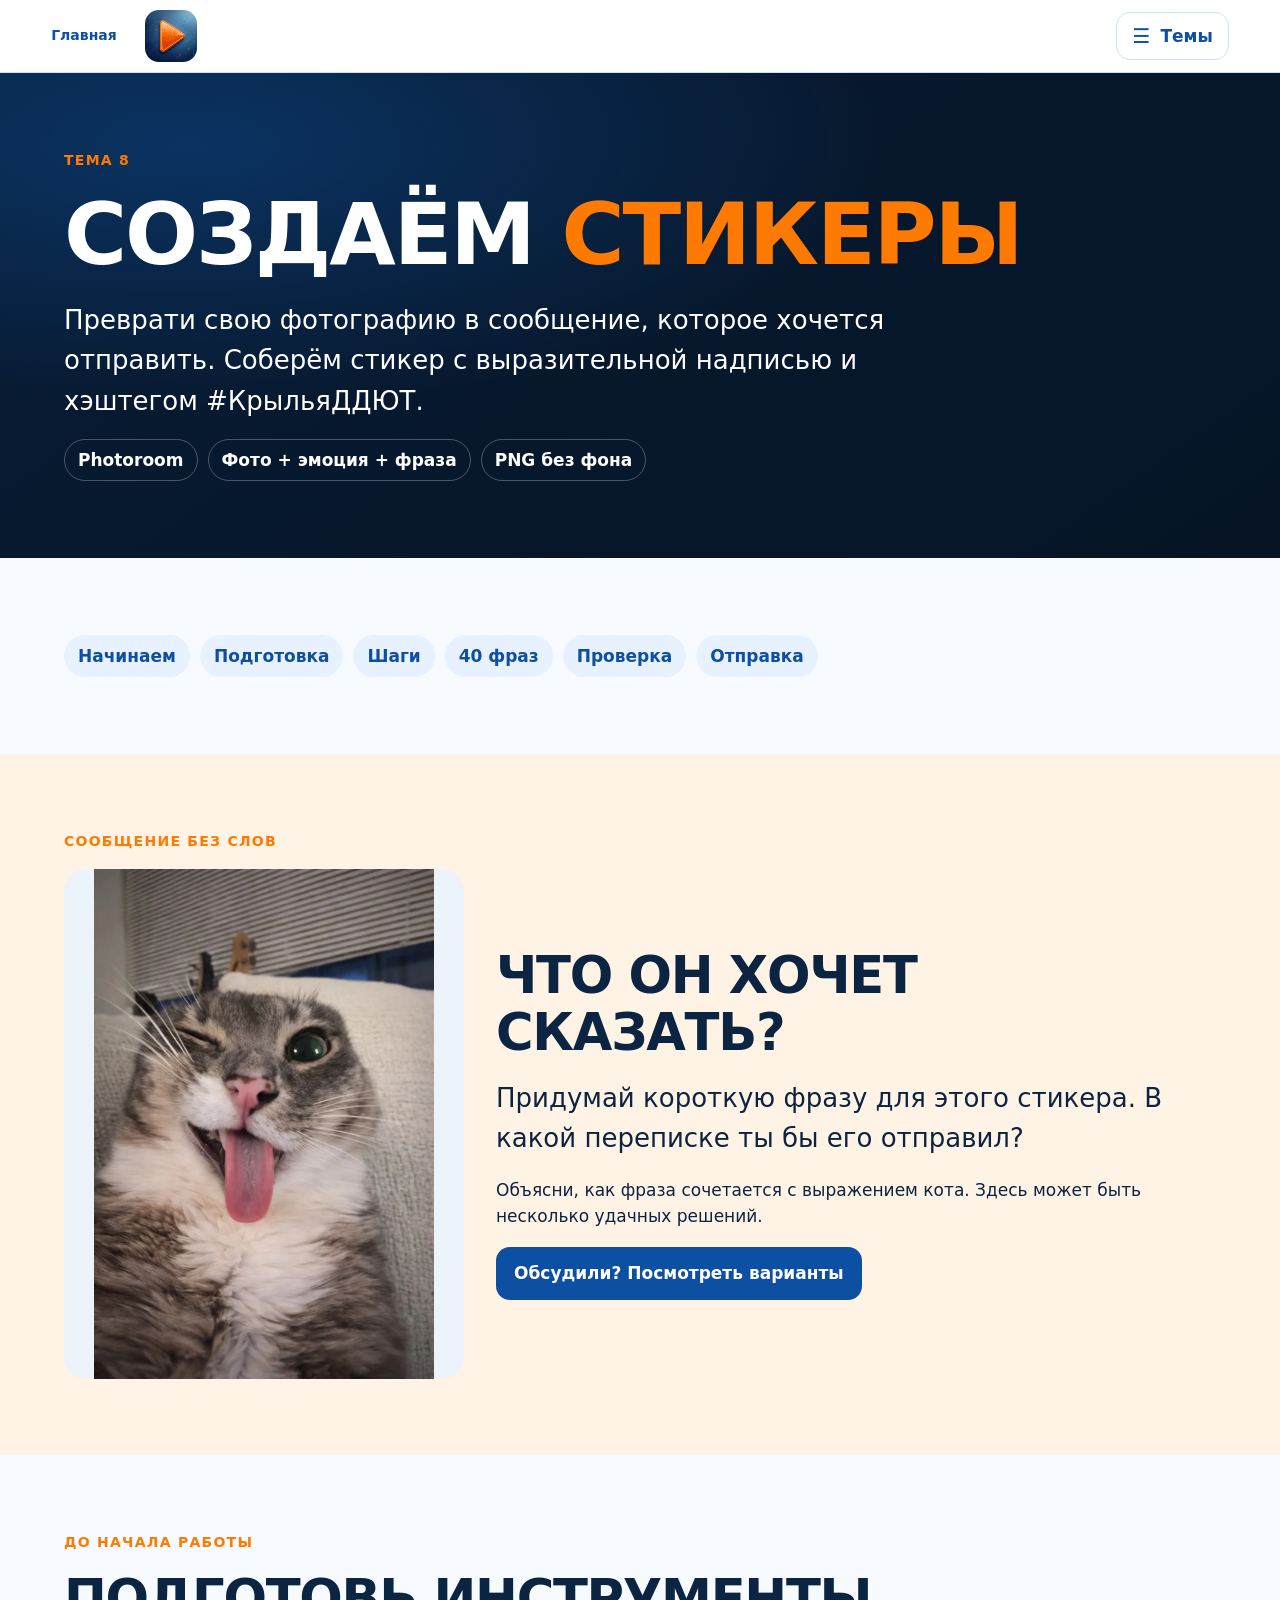
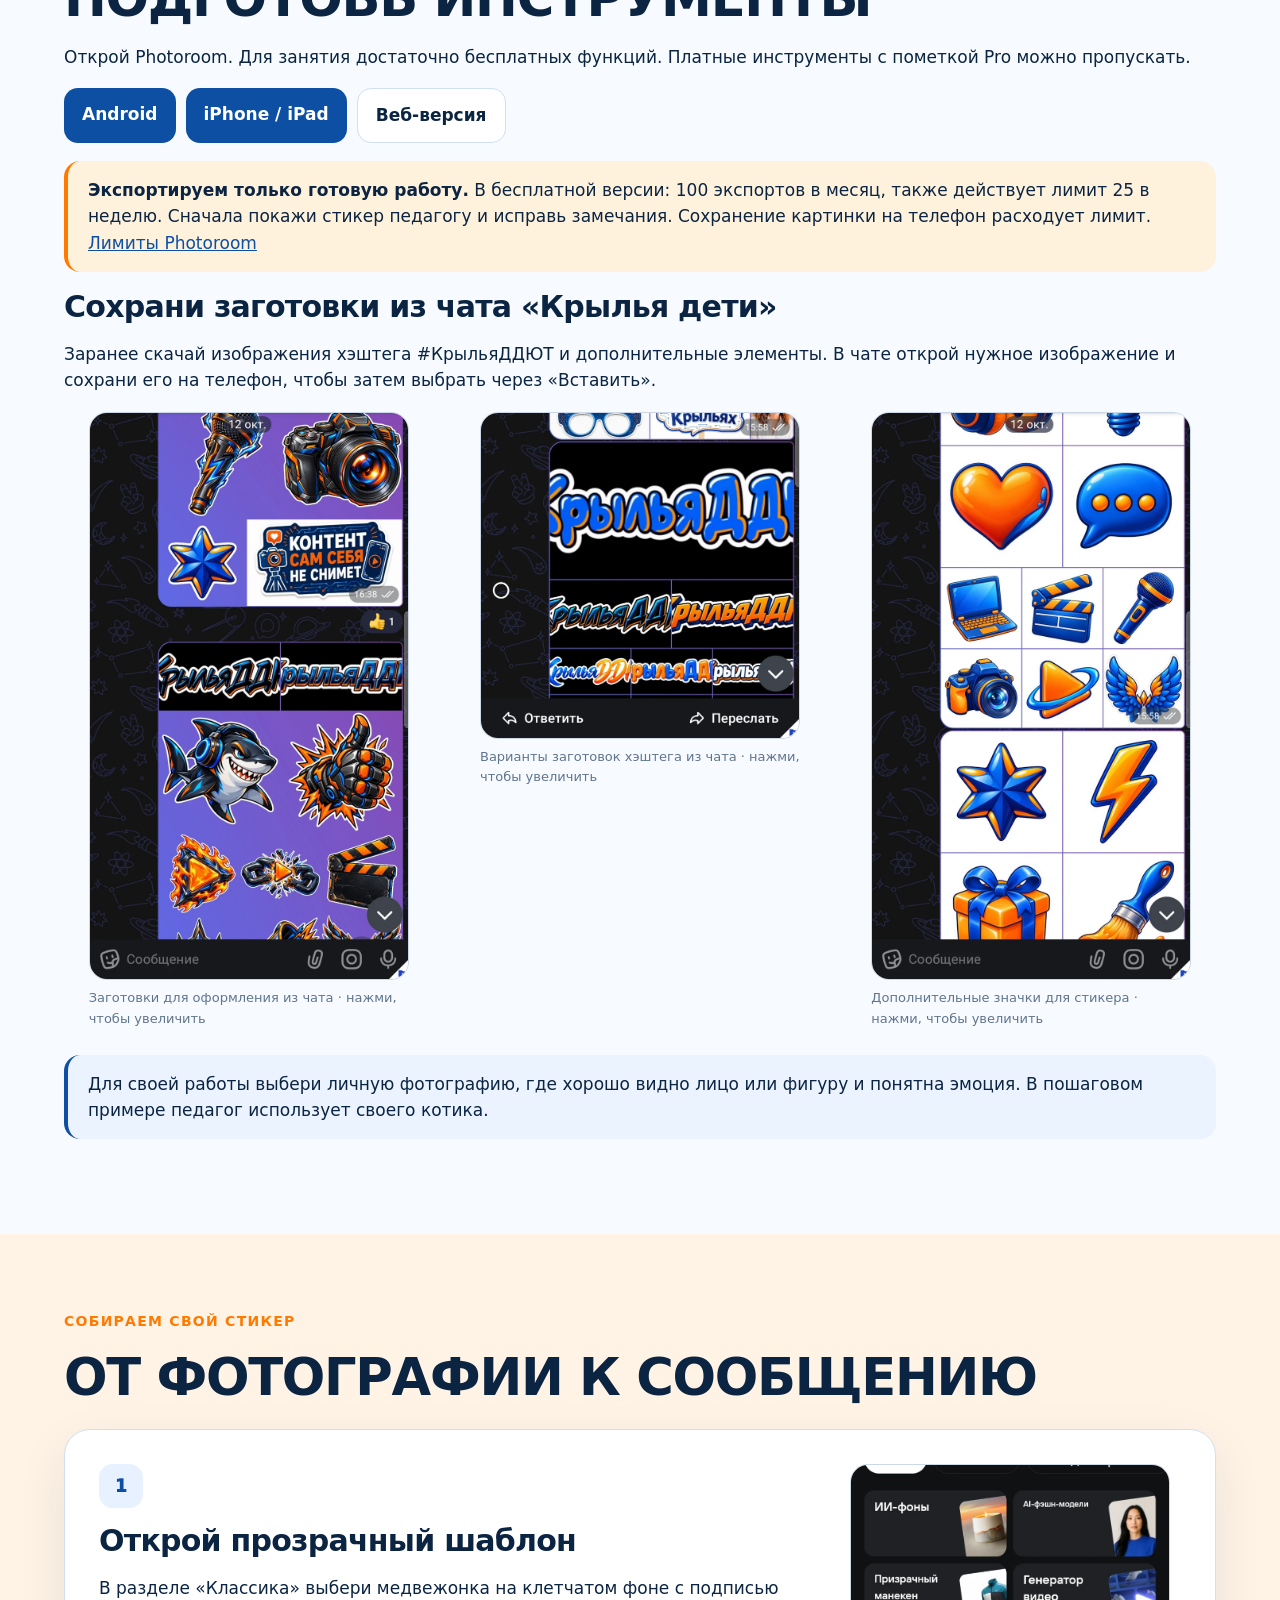
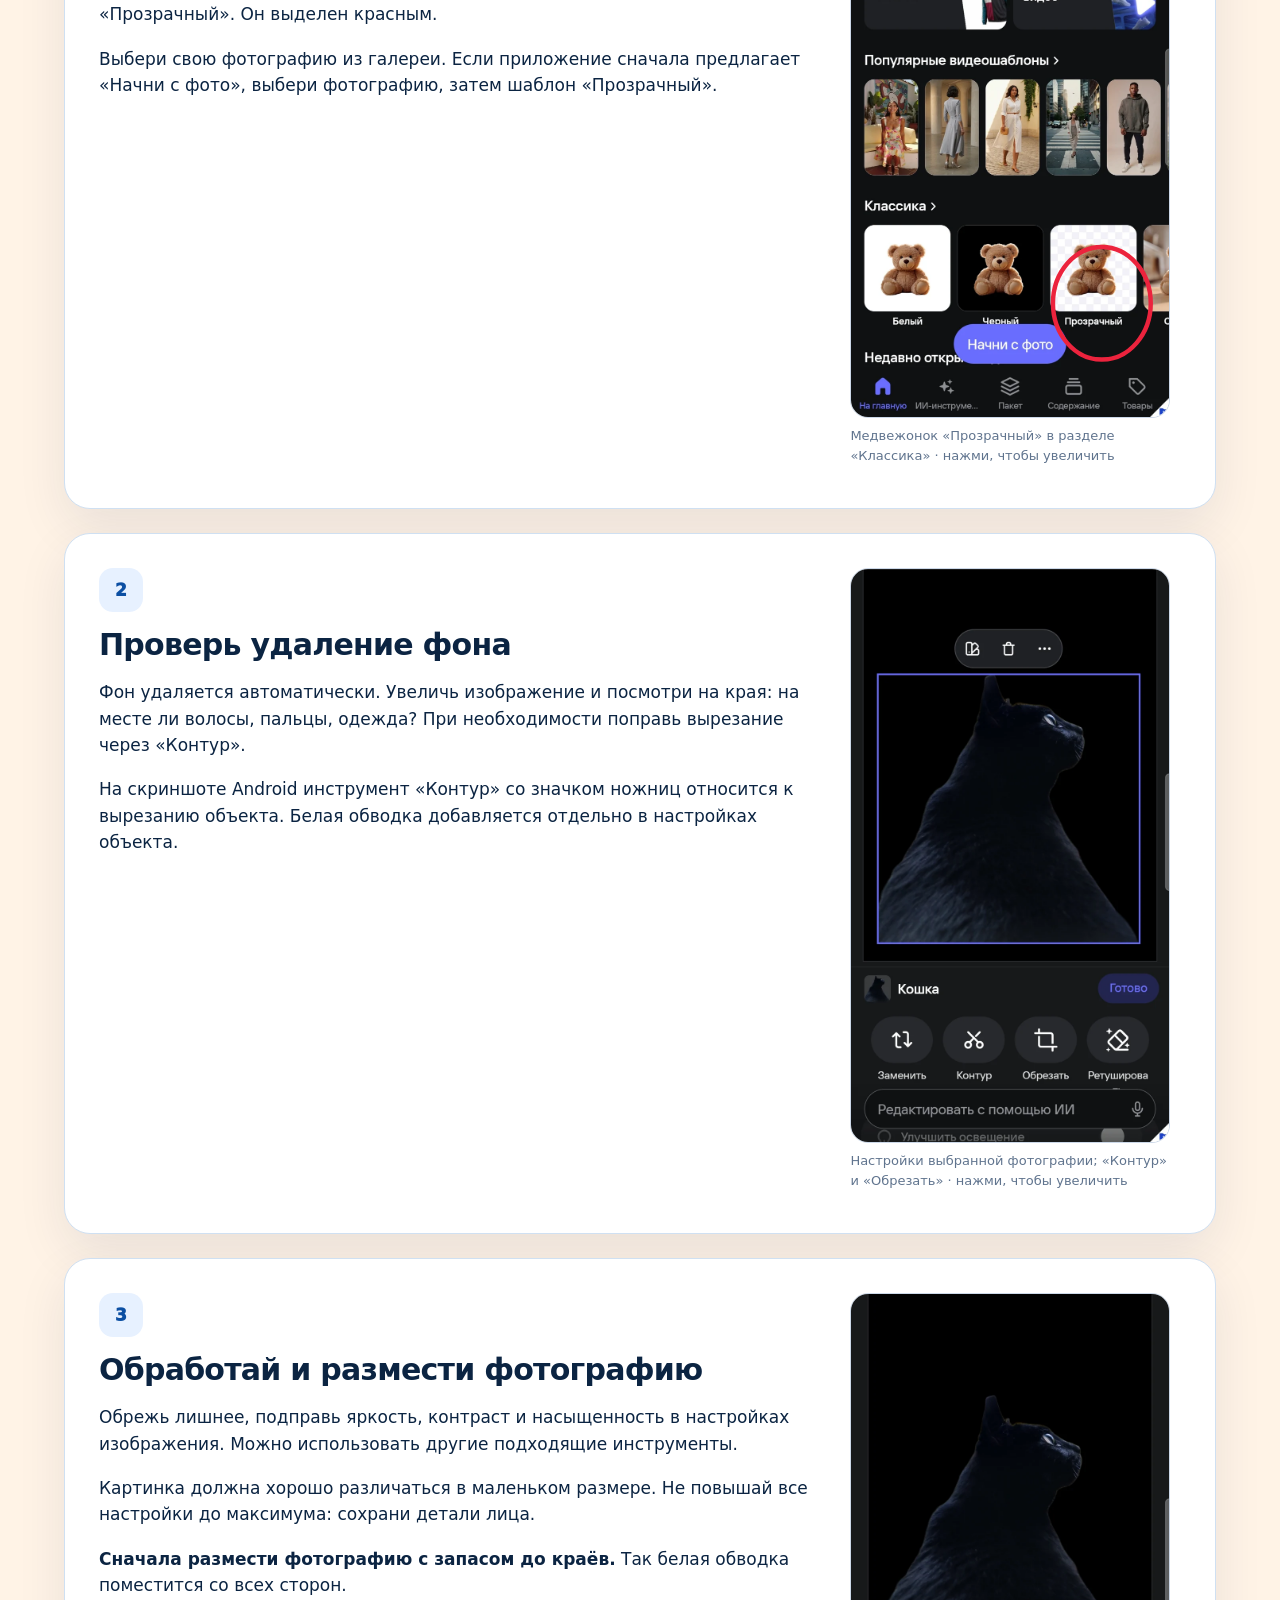
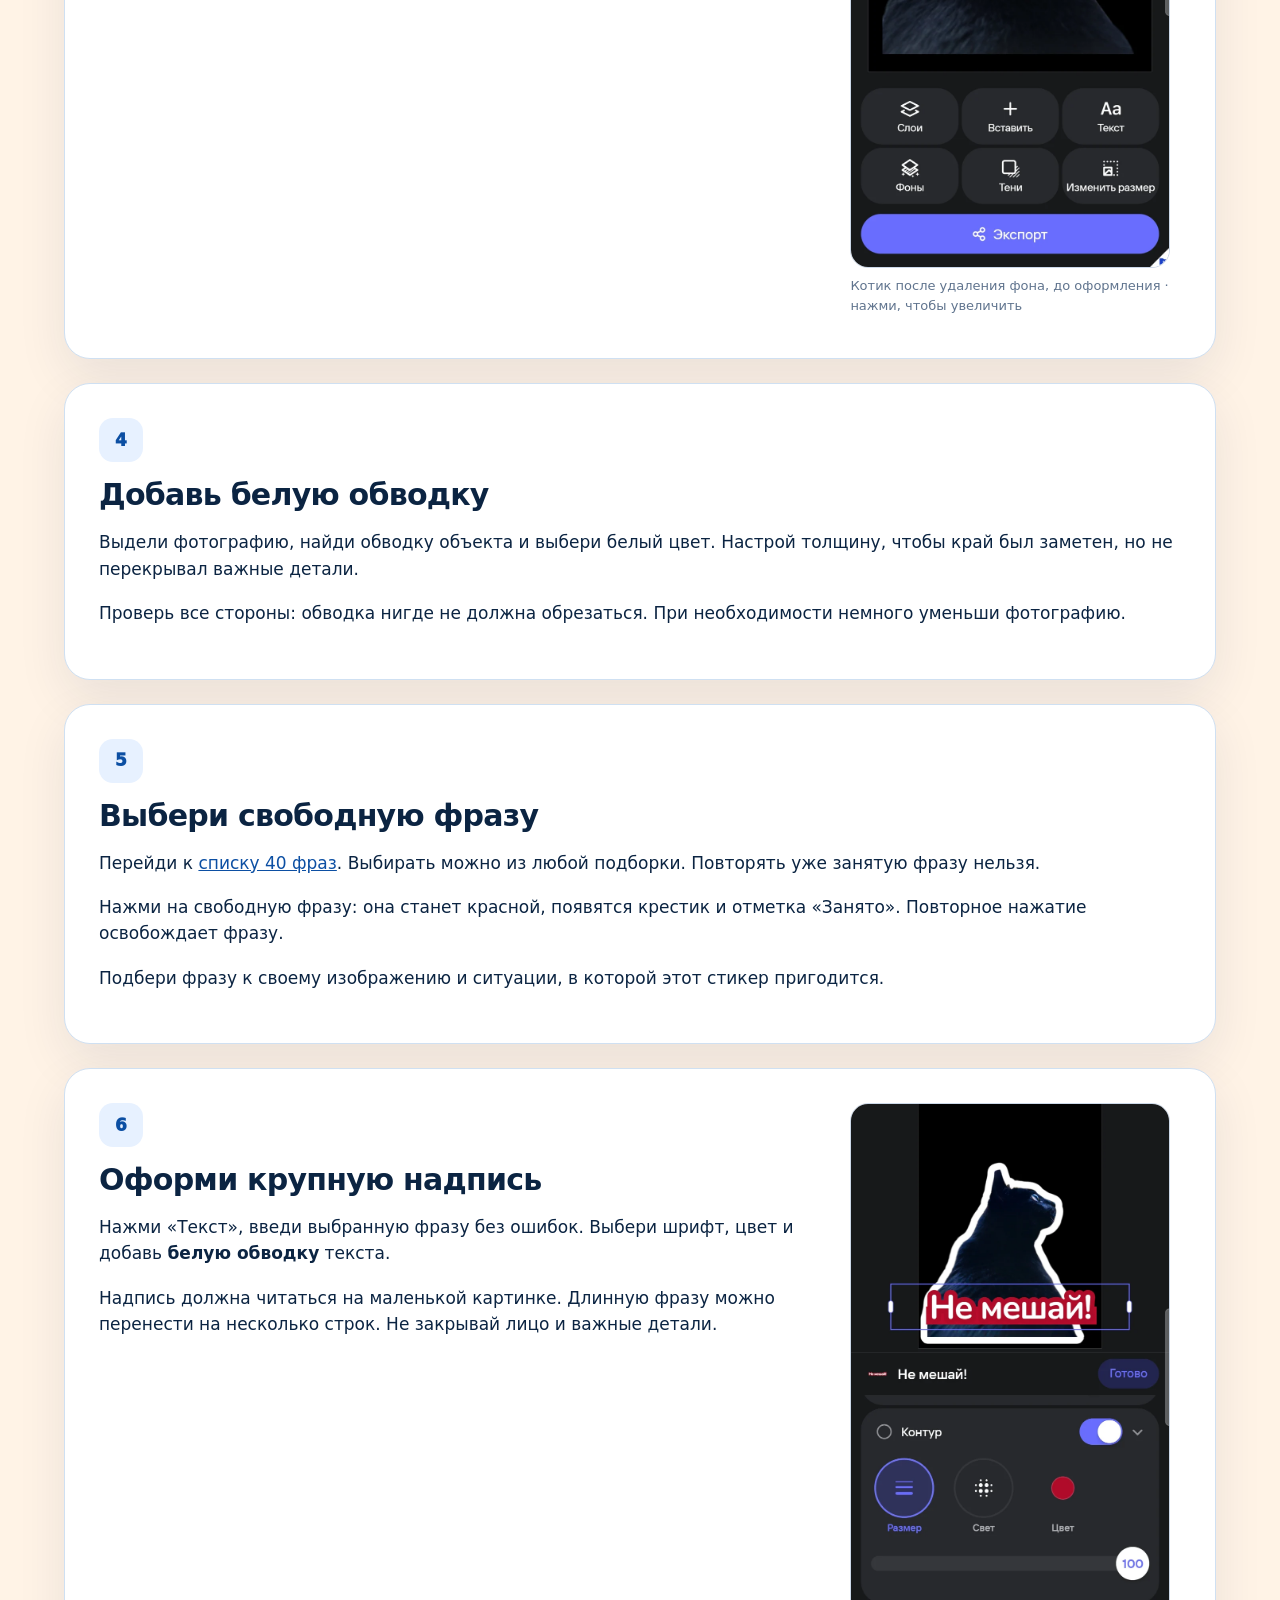
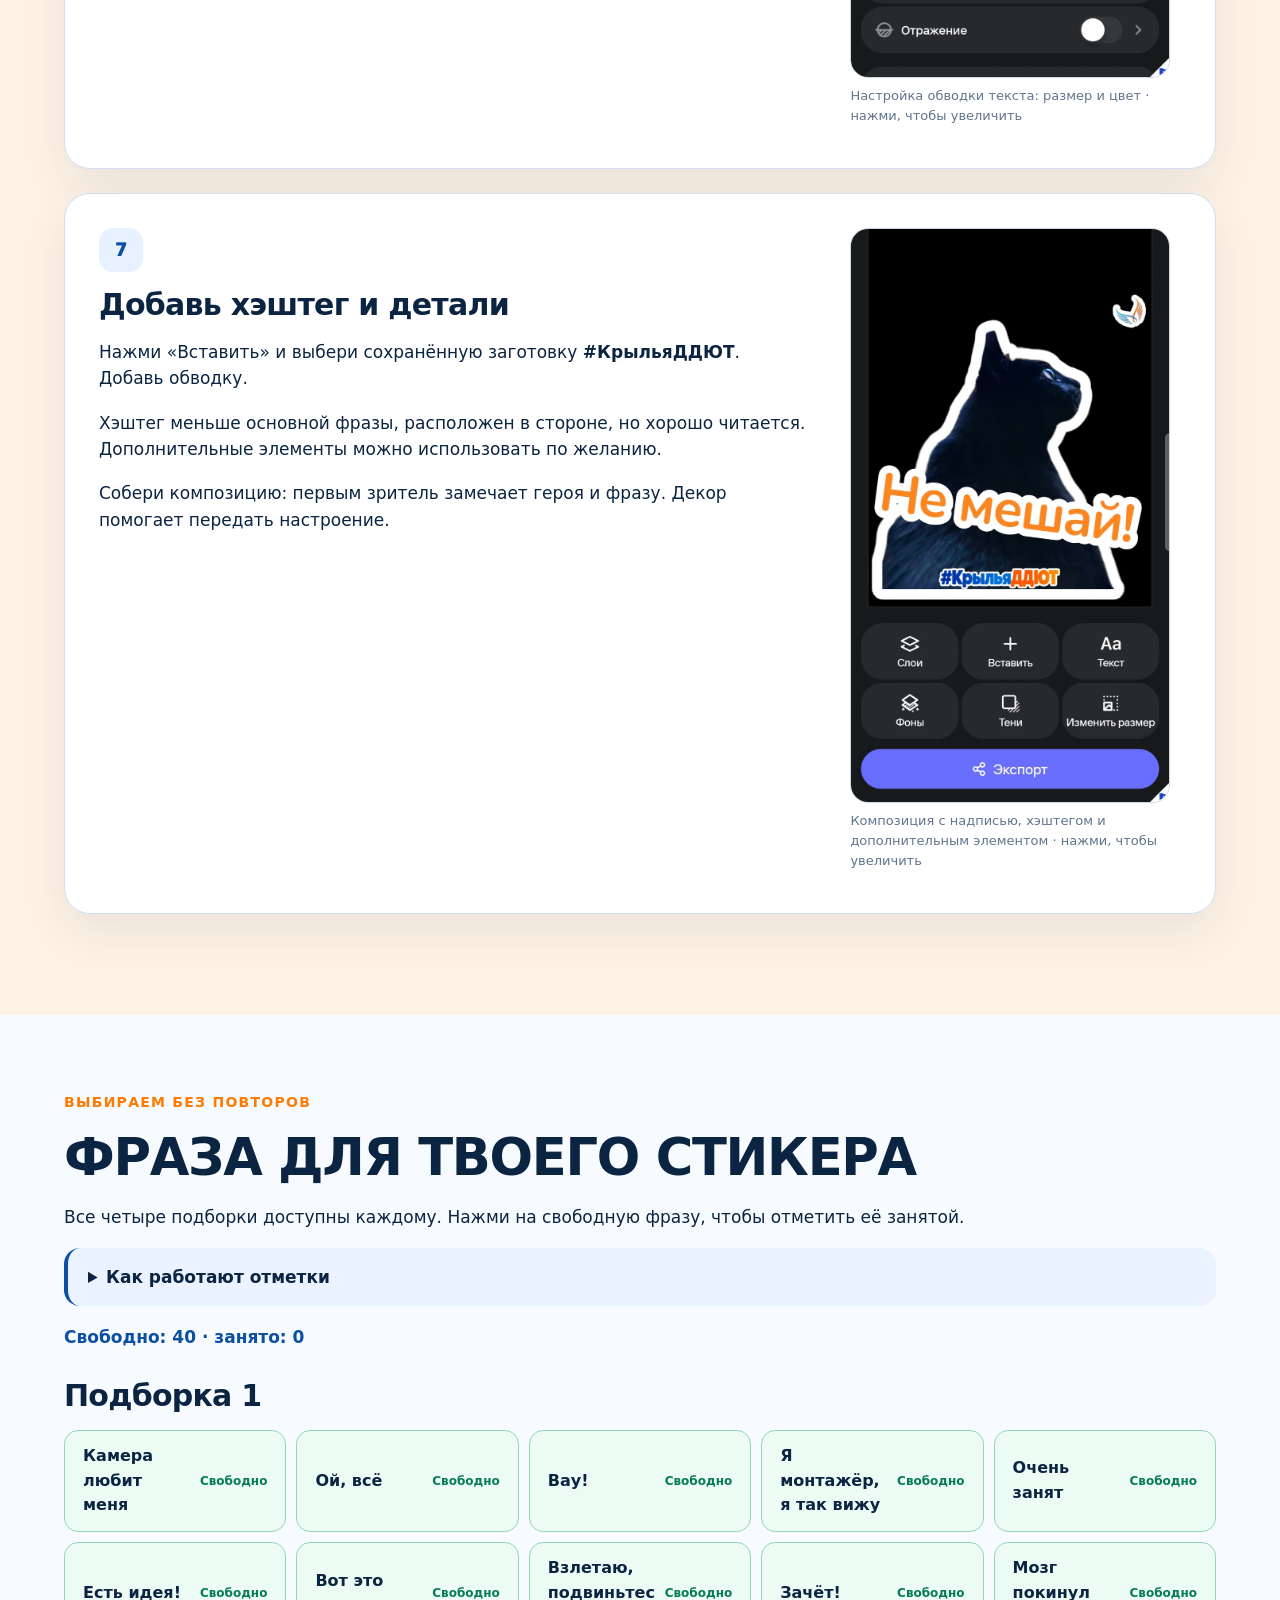
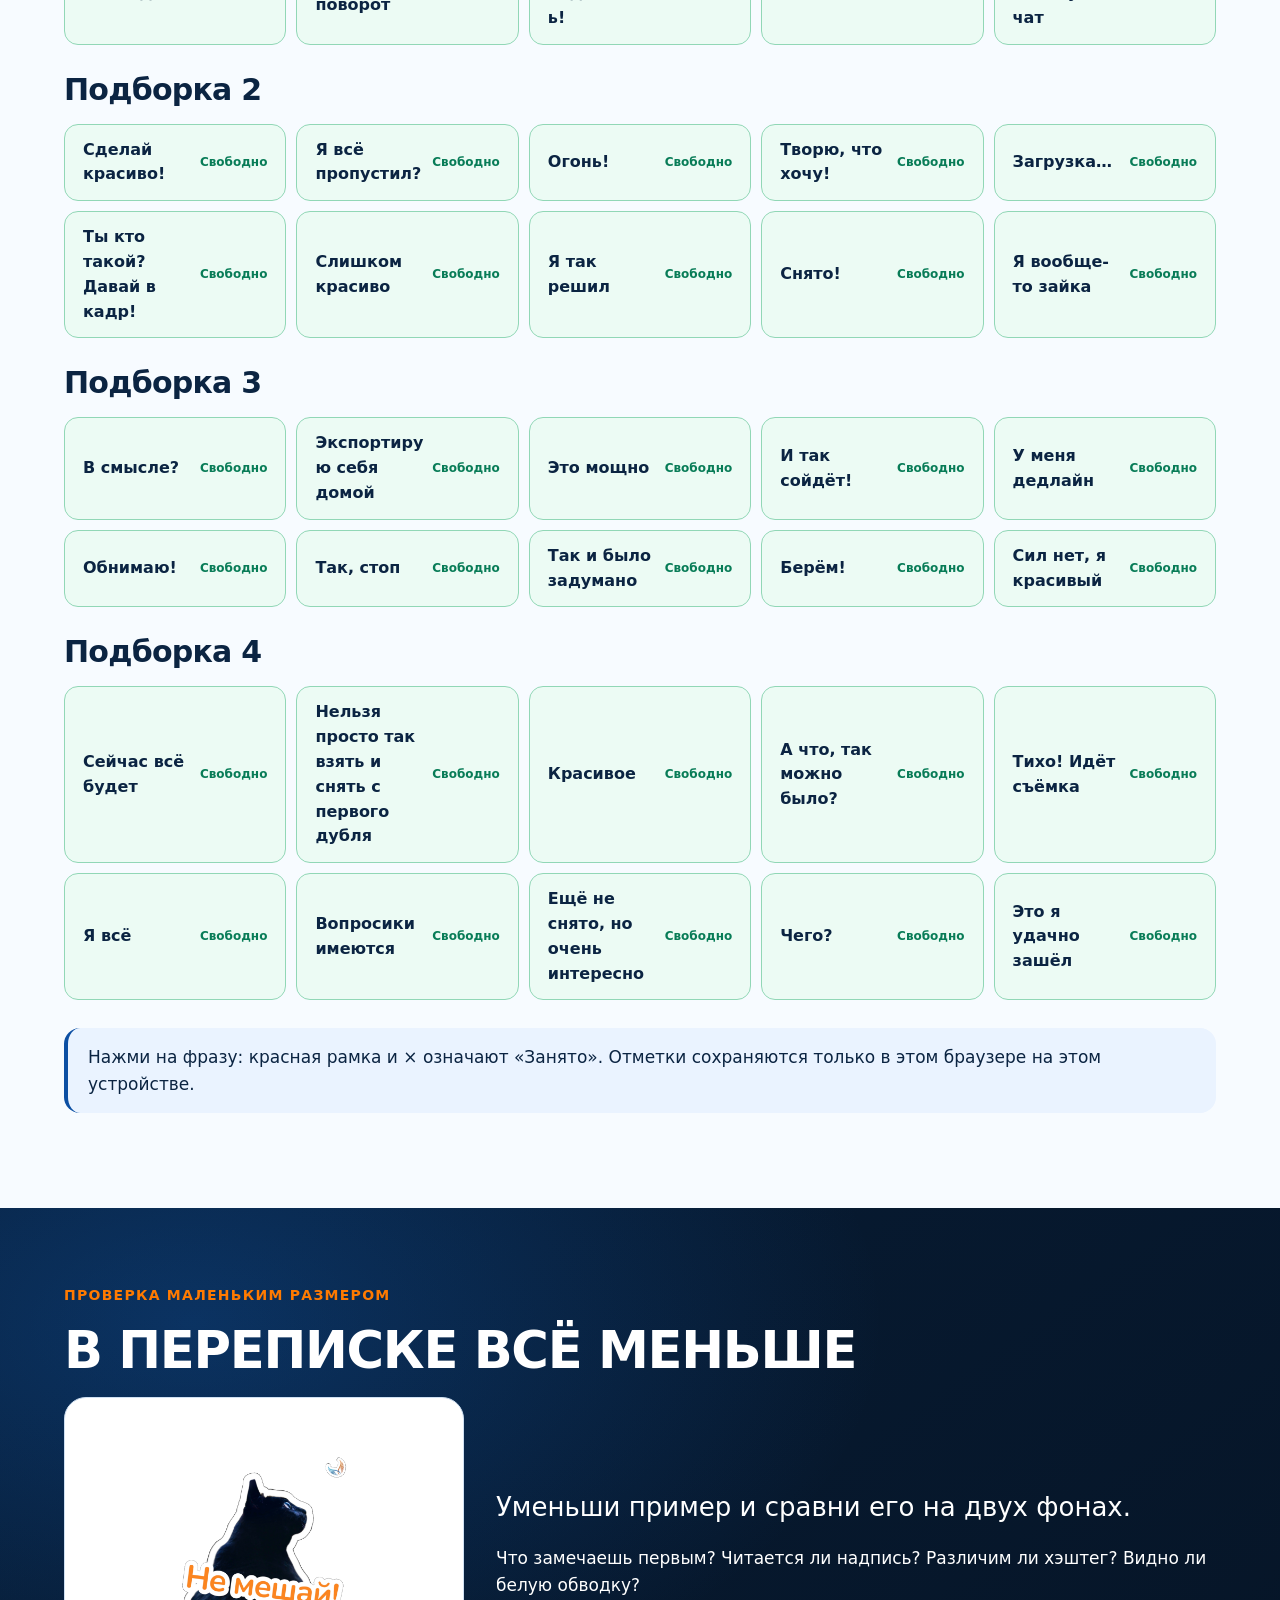
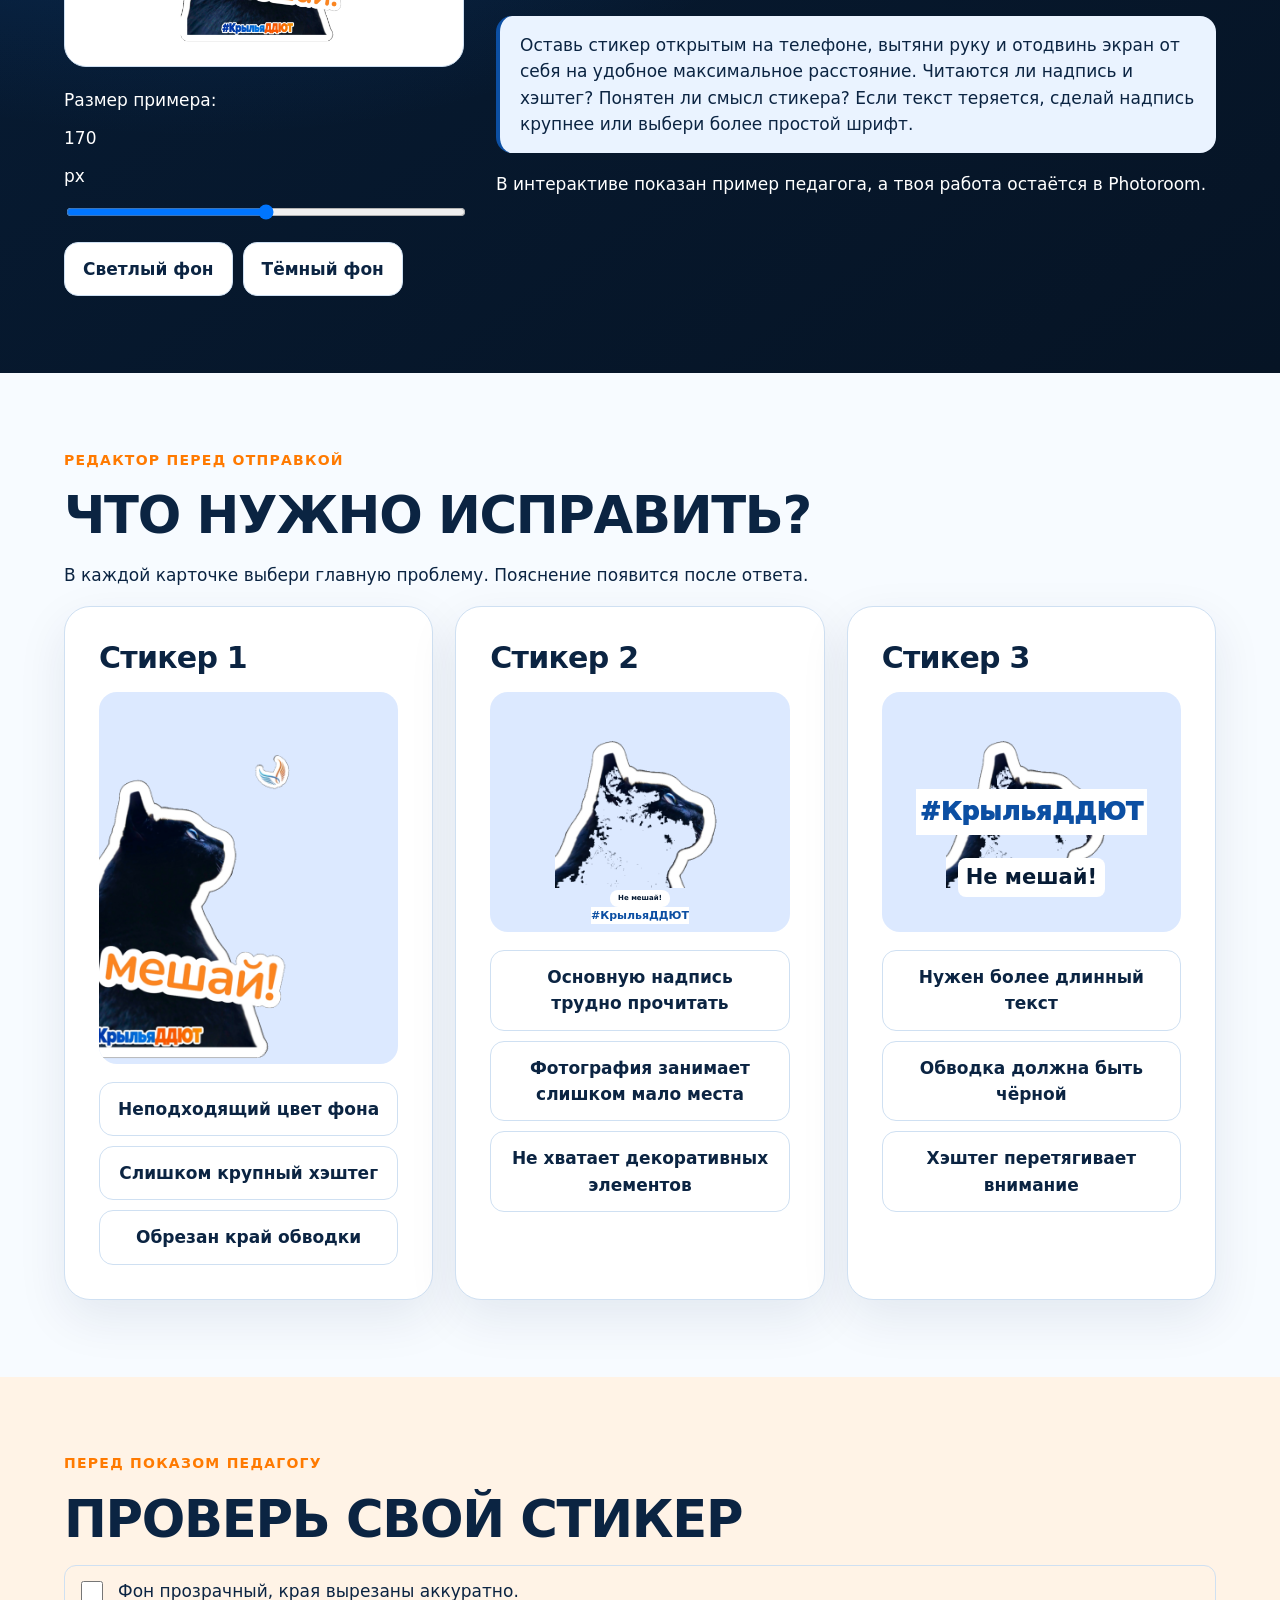
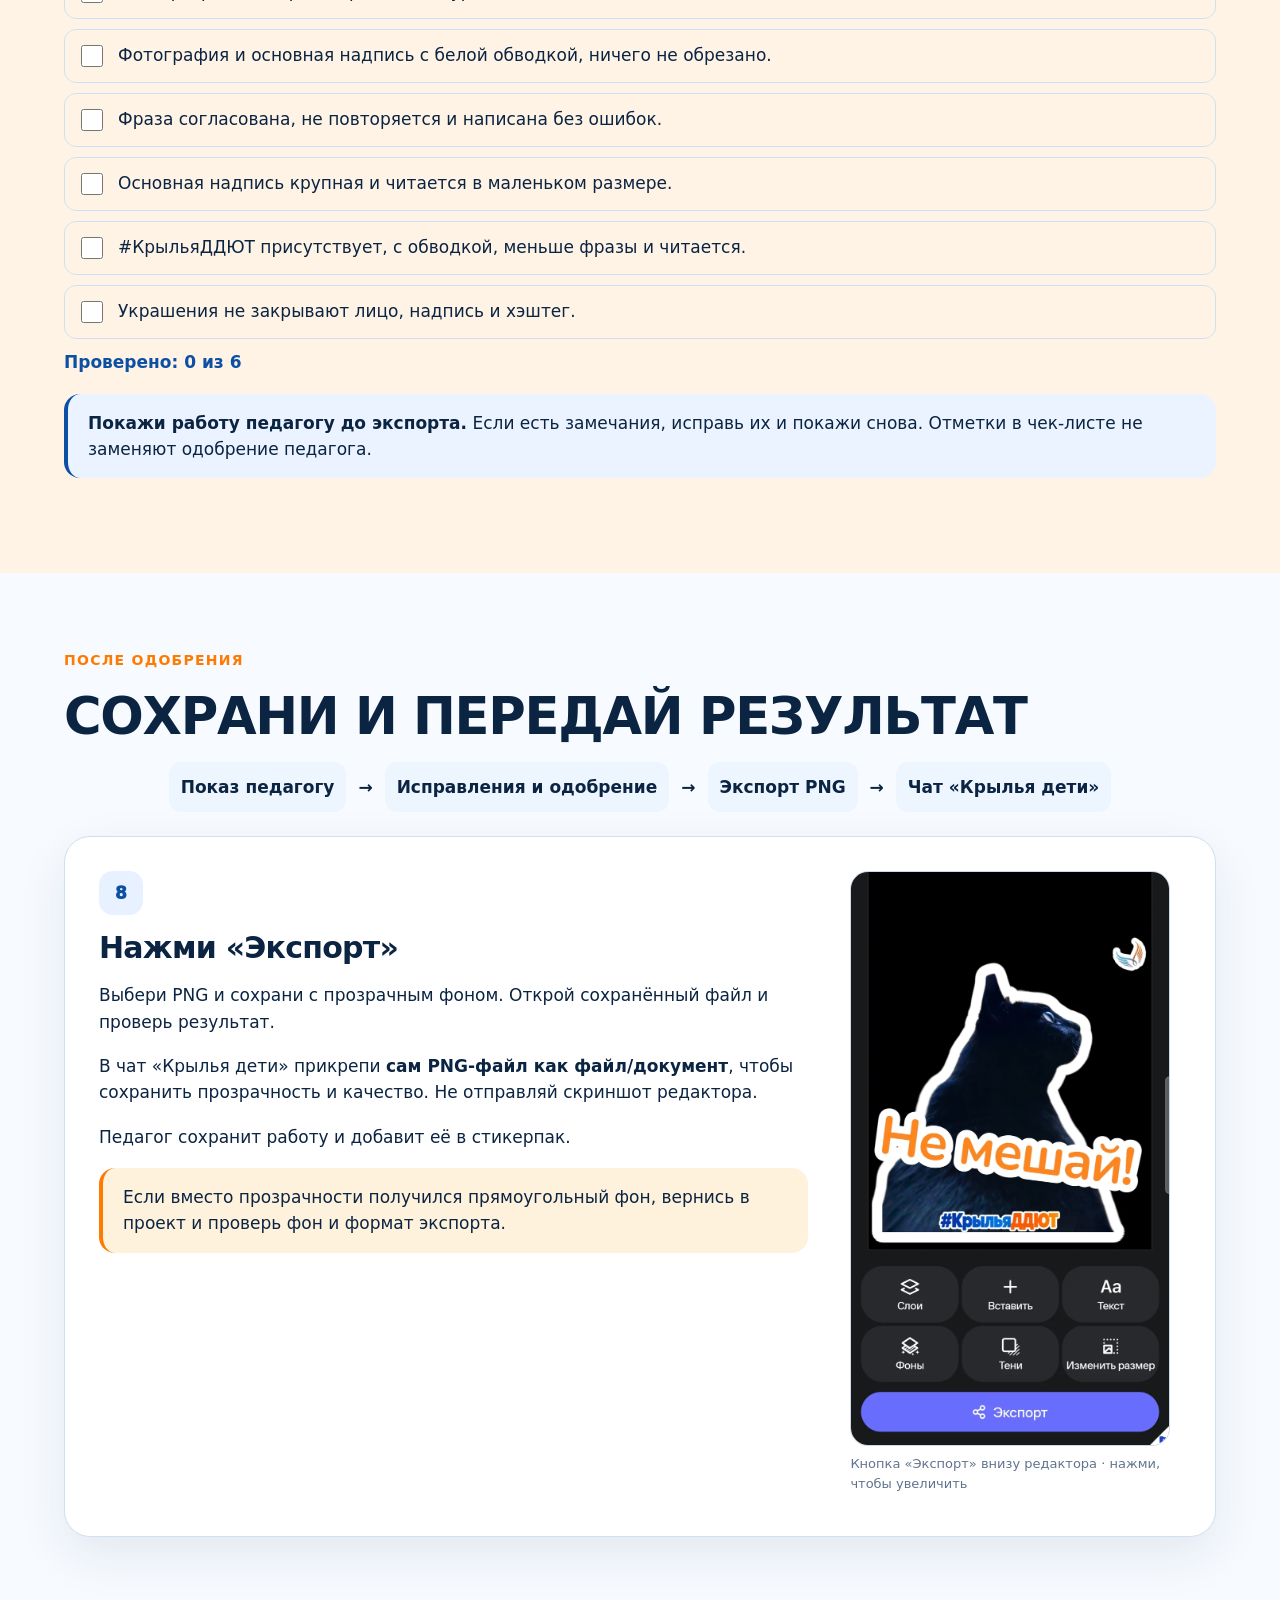
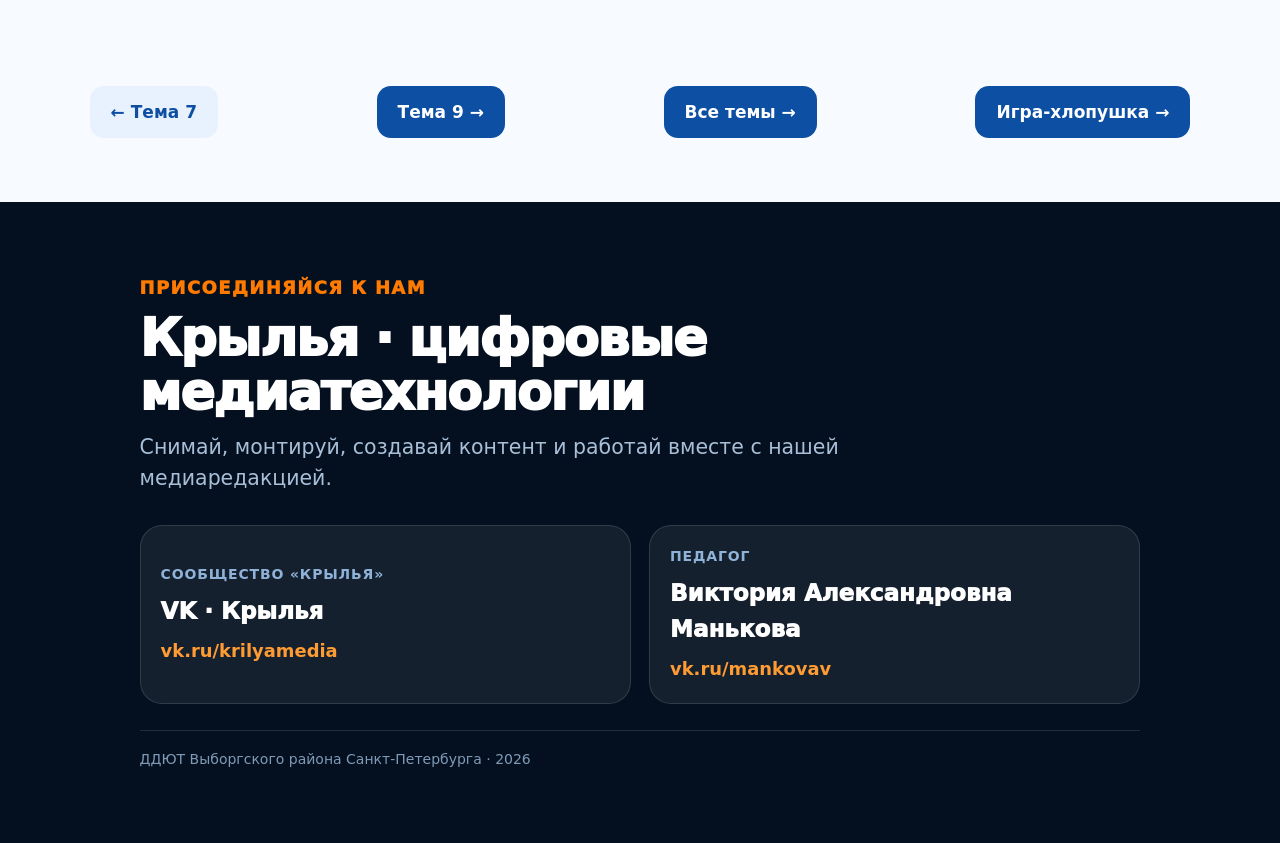
<file: 8/index.html>
<!doctype html><html lang="ru"><head><meta charset="utf-8"><meta name="viewport" content="width=device-width, initial-scale=1"><title>Тема 8. Создаём стикеры | Крылья</title><meta name="description" content="Создаём стикер из фотографии в Photoroom: инструкция, 40 фраз, проверка читаемости и экспорт PNG."><style>
:root{--blue:#0c4fa3;--blue2:#1675e5;--dark:#071c35;--orange:#ff7a00;--ink:#0b2442;--paper:#f7fbff;--line:#cfe0f2;--muted:#60748e;--good:#087c57;--bad:#b6273a;--shadow:0 18px 50px #04244c16}
*{box-sizing:border-box}html{scroll-behavior:smooth;scroll-padding-top:100px}body{margin:0;background:var(--paper);color:var(--ink);font:17px/1.55 Inter,system-ui,-apple-system,"Segoe UI",sans-serif}button,input{font:inherit}button,a{touch-action:manipulation}a{color:var(--blue)}button{cursor:pointer}button:focus-visible,a:focus-visible,input:focus-visible,summary:focus-visible{outline:3px solid var(--orange);outline-offset:4px}[hidden]{display:none!important}.wrap{width:min(1180px,100%);margin:auto}.panel{padding:clamp(40px,6vw,80px) max(18px,5vw)}.dark{background:radial-gradient(at 15% 15%,#1675e544,transparent 45%),linear-gradient(145deg,#071c35,#061425);color:white}.orange{background:#fff3e6}.eyebrow{font-weight:900;text-transform:uppercase;letter-spacing:.09em;color:var(--orange);margin-bottom:16px;font-size:14px}h1,h2,h3{line-height:1.1;margin:0 0 18px;letter-spacing:-.025em}h1{font-size:clamp(40px,7vw,86px)}h2{font-size:clamp(30px,4vw,52px)}h3{font-size:clamp(22px,2.8vw,30px)}p{margin:10px 0 18px}.lead{font-size:clamp(19px,2.3vw,26px);max-width:850px;color:inherit}.accent{color:var(--orange)}.pills,.actions,.mini-nav{display:flex;gap:10px;flex-wrap:wrap}.pill{border:1px solid #ffffff44;border-radius:30px;padding:7px 13px;font-weight:750}.btn,button.choice,.phrase{border:1px solid var(--line);border-radius:14px;padding:13px 18px;background:white;color:var(--ink);font-weight:800;text-decoration:none;display:inline-block;min-height:48px}.btn.primary{background:var(--blue);color:white;border:0}.btn.orange{background:var(--orange);color:var(--dark);border:0}.btn:hover,button.choice:hover{filter:brightness(.96)}.mini-nav a{background:#e7f1ff;text-decoration:none;padding:8px 14px;border-radius:30px;font-weight:800}.grid{display:grid;grid-template-columns:repeat(auto-fit,minmax(min(270px,100%),1fr));gap:22px}.card,.step{border:1px solid var(--line);border-radius:26px;background:white;padding:clamp(20px,3vw,34px);box-shadow:var(--shadow)}.step{display:grid;grid-template-columns:1.35fr .65fr;gap:32px;align-items:start;margin:24px 0}.step.wide{display:block}.number{display:inline-grid;place-items:center;background:#e7f1ff;color:var(--blue);width:44px;height:44px;border-radius:14px;font-weight:950;margin-bottom:16px}.note{background:#eaf3ff;padding:16px 20px;border-radius:16px;border-left:4px solid var(--blue);margin:18px 0}.warn{background:#fff2dd;border-left-color:var(--orange)}.phone{position:relative;margin:0;max-width:320px;justify-self:center;width:100%}.phone img{width:100%;display:block;border-radius:18px;border:1px solid #ccd8e8}.phone svg{position:absolute;inset:0;width:100%;height:100%;pointer-events:none}.shot{display:block;padding:0;background:none;border:0;width:100%;cursor:zoom-in}figcaption{font-size:13px;color:var(--muted);margin:8px 0}.portrait{width:100%;max-height:510px;object-fit:contain;border-radius:22px;background:#edf3fa}.exercise{display:grid;grid-template-columns:minmax(240px,400px) 1fr;gap:32px;align-items:center}.reveal{margin-top:16px}.choice-grid{display:grid;gap:10px}.feedback{margin-top:14px;padding:14px 18px;border-radius:14px;background:#edf5ff}.choice.correct{background:#e5f8ef;border-color:var(--good);color:var(--good)}.choice.wrong{background:#fff0f2;border-color:var(--bad);color:var(--bad)}.preview-stage{display:flex;min-height:270px;align-items:center;justify-content:center;padding:20px;background:#fff;border:1px solid var(--line);border-radius:22px}.preview-stage.dark-bg{background:#101f35}.preview-stage img{width:170px;max-width:100%;height:auto;transition:width .2s}.control{display:grid;gap:12px;margin:20px 0}.control input{width:100%}.checks{display:grid;gap:10px}.checks label{display:flex;gap:12px;padding:12px;border:1px solid var(--line);border-radius:12px;align-items:start}.checks input{width:22px;height:22px;flex:none;accent-color:var(--good)}.phrase-grid{display:grid;grid-template-columns:repeat(auto-fit,minmax(min(220px,100%),1fr));gap:10px}.phrase{text-align:left;display:flex;gap:8px;align-items:center;justify-content:space-between;width:100%;font-size:16px;overflow-wrap:anywhere}.phrase .state{font-size:12px;white-space:nowrap;color:var(--good)}.phrase[aria-pressed=false]{background:#ecfbf4;border-color:#91d7b6}.phrase[aria-pressed=true]{background:#fff0f2;border:2px solid var(--bad);color:var(--bad)}.phrase[aria-pressed=true] .state{color:var(--bad)}.phrase-group{margin:28px 0}.storage-note{font-size:14px;color:var(--muted)}.topbar{position:sticky;top:0;z-index:20;display:flex;align-items:center;gap:20px;padding:10px clamp(14px,4vw,52px);background:#fffffff5;border-bottom:1px solid var(--line);backdrop-filter:blur(12px)}.course-home{font-size:14px;font-weight:850;text-decoration:none}.brand{margin-right:auto;width:52px;height:52px;display:block;border-radius:14px;overflow:hidden}.brand img{width:100%;height:100%;object-fit:cover}.course-menu{position:relative}.course-menu summary{cursor:pointer;list-style:none;border:1px solid var(--line);border-radius:14px;padding:10px 15px;font-weight:850;color:var(--blue)}.course-menu summary::-webkit-details-marker{display:none}.course-menu summary:before{content:'☰';margin-right:10px}.course-menu nav{position:absolute;right:0;top:calc(100% + 10px);background:white;border:1px solid var(--line);padding:9px;border-radius:18px;box-shadow:var(--shadow);width:min(390px,calc(100vw - 36px));max-height:75dvh;overflow:auto;display:grid}.course-menu nav a{padding:11px 13px;border-radius:10px;text-decoration:none;font-weight:750;font-size:14px}.course-menu nav a:hover,.course-menu nav a[aria-current]{background:#edf5ff}.footer{background:#04101f;color:#dbe8f7}.footer-inner{max-width:1180px;margin:auto;padding:50px max(18px,5vw)}.footer-kicker{color:var(--orange);font-weight:900}.footer-title{font-size:30px;font-weight:900;line-height:1.2;margin-top:12px}.footer-subtitle{margin-top:15px}.footer-contacts{display:grid;grid-template-columns:1fr 1fr;gap:18px;margin:25px 0}.contact-card{display:grid;gap:8px;background:#ffffff12;border:1px solid #ffffff22;border-radius:18px;padding:20px;text-decoration:none;color:white;min-width:0}.contact-name{font-weight:850;font-size:20px;overflow-wrap:anywhere}.contact-label{font-size:13px;color:#9eb8d7}.contact-url{color:#ff9b33;overflow-wrap:anywhere}.footer-bottom{font-size:14px;color:#8da4bf}.footer a{color:inherit}dialog{border:0;border-radius:18px;padding:16px;width:min(800px,96vw);max-height:94dvh;overflow:auto}dialog::backdrop{background:#000b}dialog img{width:100%;height:auto;display:block}.dialog-head{position:sticky;top:-16px;background:white;padding:10px 0;display:flex;justify-content:space-between;align-items:center;gap:12px;z-index:2}.diagram{display:flex;gap:12px;align-items:center;justify-content:center;flex-wrap:wrap}.diagram span{background:#edf5ff;padding:12px;border-radius:12px;font-weight:850}.sample-errors{display:flex;align-items:center;justify-content:center;overflow:hidden;min-height:240px;background:#dce9ff;border-radius:18px;margin-bottom:18px;position:relative}.sample-errors img{width:170px;display:block}.sample-errors.cut img{width:280px;transform:translateX(-95px)}.sample-errors .tiny{font-size:7px;position:absolute;bottom:16px;left:50%;background:white;color:#102d50}.case-title{position:absolute;bottom:35px;background:white;padding:3px 8px;border-radius:8px;color:#071c35;font-weight:900;font-size:21px}.sample-errors.small .case-title{font-size:7px;bottom:25px}.case-hash{position:absolute;bottom:8px;color:#0c4fa3;background:white;font-size:11px;font-weight:850}.sample-errors .huge{position:absolute;background:white;color:#0c4fa3;font-size:25px;font-weight:950;padding:4px}.progress{font-weight:850;color:var(--blue)}@media(max-width:700px){.step,.exercise{grid-template-columns:1fr;gap:22px}.phone{max-width:300px}.footer-contacts{grid-template-columns:1fr}.panel{padding:42px 18px}.topbar{gap:12px;padding:8px 14px}.brand{width:44px;height:44px}.course-home{font-size:13px}.step{padding:20px}.sample-errors{min-height:220px}}@media(prefers-reduced-motion:reduce){*{scroll-behavior:auto!important;transition:none!important}}
</style><link rel="stylesheet" href="../assets/course-navigation.css?v=2cf5fccc644c"><link rel="stylesheet" href="/assets/course-chrome.css?v=lesson9"></head><body><header class="topbar course-topbar"><a class="course-home" href="https://yourlevelup.ru/">Главная</a><a class="brand" href="/" aria-label="К списку тем Крыльев"><img src="/7/assets/logo.jpg" alt="Логотип Крылья" width="52" height="52"></a><details class="course-menu"><summary>Темы</summary><nav aria-label="Темы Крыльев"><a href="/#monday">Тема 1 - Зачем мы делаем контент?</a><a href="/#friday">Тема 2 - Для кого мы делаем контент?</a><a href="/#saturday">Тема 3 - Медиалаборатория</a><a href="/4/">Тема 4 - Как оформить пост, чтобы его хотелось читать</a><a href="/5/">Тема 5 - Пост опубликован. Что дальше?</a><a href="/6/">Тема 6 - Правда или фейк?</a><a href="/7/">Тема 7 - Как построить хороший кадр</a><a href="/8/" aria-current="page">Тема 8 - Создаём стикеры</a><a href="/9/">Тема 9 - Моя фотоистория</a><a href="/igra-hlopushka/">Игра-хлопушка</a></nav></details></header><main><section class="panel dark"><div class="wrap"><div class="eyebrow">Тема 8</div><h1>СОЗДАЁМ <span class="accent">СТИКЕРЫ</span></h1><p class="lead">Преврати свою фотографию в сообщение, которое хочется отправить. Соберём стикер с выразительной надписью и хэштегом #КрыльяДДЮТ.</p><div class="pills"><span class="pill">Photoroom</span><span class="pill">Фото + эмоция + фраза</span><span class="pill">PNG без фона</span></div></div></section>
<section class="panel"><div class="wrap"><nav class="mini-nav" aria-label="Разделы темы"><a href="#warmup">Начинаем</a><a href="#prepare">Подготовка</a><a href="#steps">Шаги</a><a href="#phrases">40 фраз</a><a href="#check">Проверка</a><a href="#send">Отправка</a></nav></div></section>
<section class="panel orange" id="warmup"><div class="wrap"><div class="eyebrow">Сообщение без слов</div><div class="exercise"><img class="portrait" src="assets/emotion-cat.webp" alt="Кот с высунутым языком и прищуренным глазом"><div><h2>ЧТО ОН ХОЧЕТ СКАЗАТЬ?</h2><p class="lead">Придумай короткую фразу для этого стикера. В какой переписке ты бы его отправил?</p><p>Объясни, как фраза сочетается с выражением кота. Здесь может быть несколько удачных решений.</p><button class="btn primary" data-reveal="emotion-ideas" aria-expanded="false">Обсудили? Посмотреть варианты</button><div class="reveal note" id="emotion-ideas" hidden>«Я всё», «Мозг покинул чат», «И так сойдёт!» Это примеры. У тебя может быть свой вариант.</div></div></div></div></section>
<section class="panel" id="prepare"><div class="wrap"><div class="eyebrow">До начала работы</div><h2>ПОДГОТОВЬ ИНСТРУМЕНТЫ</h2><p>Открой Photoroom. Для занятия достаточно бесплатных функций. Платные инструменты с пометкой Pro можно пропускать.</p><div class="actions"><a class="btn primary" href="https://play.google.com/store/apps/details?id=com.photoroom.app" target="_blank" rel="noopener">Android</a><a class="btn primary" href="https://apps.apple.com/app/id1455009060" target="_blank" rel="noopener">iPhone / iPad</a><a class="btn" href="https://www.photoroom.com/" target="_blank" rel="noopener">Веб-версия</a></div><div class="note warn"><b>Экспортируем только готовую работу.</b> В бесплатной версии: 100 экспортов в месяц, также действует лимит 25 в неделю. Сначала покажи стикер педагогу и исправь замечания. Сохранение картинки на телефон расходует лимит.<br><a href="https://help.photoroom.com/en/articles/15284788-export-limit" target="_blank" rel="noopener">Лимиты Photoroom</a></div><h3>Сохрани заготовки из чата «Крылья дети»</h3><p>Заранее скачай изображения хэштега #КрыльяДДЮТ и дополнительные элементы. В чате открой нужное изображение и сохрани его на телефон, чтобы затем выбрать через «Вставить».</p><div class="grid"><figure class="phone"><button class="shot" type="button" data-shot="assets/prepare-icons.webp" aria-label="Увеличить: Заготовки для оформления из чата"><img loading="lazy" src="assets/prepare-icons.webp" alt="Заготовки для оформления из чата"></button><figcaption>Заготовки для оформления из чата · нажми, чтобы увеличить</figcaption></figure><figure class="phone"><button class="shot" type="button" data-shot="assets/prepare-save.webp" aria-label="Увеличить: Варианты заготовок хэштега из чата"><img loading="lazy" src="assets/prepare-save.webp" alt="Варианты заготовок хэштега из чата"></button><figcaption>Варианты заготовок хэштега из чата · нажми, чтобы увеличить</figcaption></figure><figure class="phone"><button class="shot" type="button" data-shot="assets/prepare-more.webp" aria-label="Увеличить: Дополнительные значки для стикера"><img loading="lazy" src="assets/prepare-more.webp" alt="Дополнительные значки для стикера"></button><figcaption>Дополнительные значки для стикера · нажми, чтобы увеличить</figcaption></figure></div><p class="note">Для своей работы выбери личную фотографию, где хорошо видно лицо или фигуру и понятна эмоция. В пошаговом примере педагог использует своего котика.</p></div></section>
<section class="panel orange" id="steps"><div class="wrap"><div class="eyebrow">Собираем свой стикер</div><h2>ОТ ФОТОГРАФИИ К СООБЩЕНИЮ</h2><article class="step" id="step-1"><div><span class="number">1</span><h3>Открой прозрачный шаблон</h3><p>В разделе «Классика» выбери медвежонка на клетчатом фоне с подписью «Прозрачный». Он выделен красным.</p><p>Выбери свою фотографию из галереи. Если приложение сначала предлагает «Начни с фото», выбери фотографию, затем шаблон «Прозрачный».</p></div><figure class="phone"><button class="shot" type="button" data-shot="assets/start.webp" aria-label="Увеличить: Медвежонок «Прозрачный» в разделе «Классика»"><img loading="lazy" src="assets/start.webp" alt="Медвежонок «Прозрачный» в разделе «Классика»"></button><svg aria-hidden="true" viewBox="0 0 1080 1875"><ellipse cx="850" cy="1390" rx="165" ry="190" fill="none" stroke="#ec233d" stroke-width="15"/></svg><figcaption>Медвежонок «Прозрачный» в разделе «Классика» · нажми, чтобы увеличить</figcaption></figure></article><article class="step" id="step-2"><div><span class="number">2</span><h3>Проверь удаление фона</h3><p>Фон удаляется автоматически. Увеличь изображение и посмотри на края: на месте ли волосы, пальцы, одежда? При необходимости поправь вырезание через «Контур».</p><p>На скриншоте Android инструмент «Контур» со значком ножниц относится к вырезанию объекта. Белая обводка добавляется отдельно в настройках объекта.</p></div><figure class="phone"><button class="shot" type="button" data-shot="assets/cutout.webp" aria-label="Увеличить: Настройки выбранной фотографии; «Контур» и «Обрезать»"><img loading="lazy" src="assets/cutout.webp" alt="Настройки выбранной фотографии; «Контур» и «Обрезать»"></button><figcaption>Настройки выбранной фотографии; «Контур» и «Обрезать» · нажми, чтобы увеличить</figcaption></figure></article><article class="step" id="step-3"><div><span class="number">3</span><h3>Обработай и размести фотографию</h3><p>Обрежь лишнее, подправь яркость, контраст и насыщенность в настройках изображения. Можно использовать другие подходящие инструменты.</p><p>Картинка должна хорошо различаться в маленьком размере. Не повышай все настройки до максимума: сохрани детали лица.</p><p><b>Сначала размести фотографию с запасом до краёв.</b> Так белая обводка поместится со всех сторон.</p></div><figure class="phone"><button class="shot" type="button" data-shot="assets/photo.webp" aria-label="Увеличить: Котик после удаления фона, до оформления"><img loading="lazy" src="assets/photo.webp" alt="Котик после удаления фона, до оформления"></button><figcaption>Котик после удаления фона, до оформления · нажми, чтобы увеличить</figcaption></figure></article><article class="step wide" id="step-4"><div><span class="number">4</span><h3>Добавь белую обводку</h3><p>Выдели фотографию, найди обводку объекта и выбери белый цвет. Настрой толщину, чтобы край был заметен, но не перекрывал важные детали.</p><p>Проверь все стороны: обводка нигде не должна обрезаться. При необходимости немного уменьши фотографию.</p></div></article><article class="step wide" id="step-5"><div><span class="number">5</span><h3>Выбери свободную фразу</h3><p>Перейди к <a href="#phrases">списку 40 фраз</a>. Выбирать можно из любой подборки. Повторять уже занятую фразу нельзя.</p><p>Нажми на свободную фразу: она станет красной, появятся крестик и отметка «Занято». Повторное нажатие освобождает фразу.</p><p>Подбери фразу к своему изображению и ситуации, в которой этот стикер пригодится.</p></div></article><article class="step" id="step-6"><div><span class="number">6</span><h3>Оформи крупную надпись</h3><p>Нажми «Текст», введи выбранную фразу без ошибок. Выбери шрифт, цвет и добавь <b>белую обводку</b> текста.</p><p>Надпись должна читаться на маленькой картинке. Длинную фразу можно перенести на несколько строк. Не закрывай лицо и важные детали.</p></div><figure class="phone"><button class="shot" type="button" data-shot="assets/text.webp" aria-label="Увеличить: Настройка обводки текста: размер и цвет"><img loading="lazy" src="assets/text.webp" alt="Настройка обводки текста: размер и цвет"></button><figcaption>Настройка обводки текста: размер и цвет · нажми, чтобы увеличить</figcaption></figure></article><article class="step" id="step-7"><div><span class="number">7</span><h3>Добавь хэштег и детали</h3><p>Нажми «Вставить» и выбери сохранённую заготовку <b>#КрыльяДДЮТ</b>. Добавь обводку.</p><p>Хэштег меньше основной фразы, расположен в стороне, но хорошо читается. Дополнительные элементы можно использовать по желанию.</p><p>Собери композицию: первым зритель замечает героя и фразу. Декор помогает передать настроение.</p></div><figure class="phone"><button class="shot" type="button" data-shot="assets/final.webp" aria-label="Увеличить: Композиция с надписью, хэштегом и дополнительным элементом"><img loading="lazy" src="assets/final.webp" alt="Композиция с надписью, хэштегом и дополнительным элементом"></button><figcaption>Композиция с надписью, хэштегом и дополнительным элементом · нажми, чтобы увеличить</figcaption></figure></article></div></section><section class="panel" id="phrases"><div class="wrap"><div class="eyebrow">Выбираем без повторов</div><h2>ФРАЗА ДЛЯ ТВОЕГО СТИКЕРА</h2><p>Все четыре подборки доступны каждому. Нажми на свободную фразу, чтобы отметить её занятой.</p><details class="note"><summary><b>Как работают отметки</b></summary><p>Список сохраняет отметки только в этом браузере на этом устройстве. На телефонах детей они автоматически не обновляются. Для общего выбора отмечайте фразы на одном устройстве с выводом на общий экран. Повторное нажатие освобождает фразу.</p><p class="storage-note" id="storageStatus"></p><button class="btn" id="resetPhrases" type="button">Снять все отметки</button></details><p class="progress" id="phraseCount" aria-live="polite"></p><div class="phrase-group"><h3>Подборка 1</h3><div class="phrase-grid"><button type="button" class="phrase" data-id="0" aria-pressed="false"><span>Камера любит меня</span><span class="state">Свободно</span></button><button type="button" class="phrase" data-id="1" aria-pressed="false"><span>Ой, всё</span><span class="state">Свободно</span></button><button type="button" class="phrase" data-id="2" aria-pressed="false"><span>Вау!</span><span class="state">Свободно</span></button><button type="button" class="phrase" data-id="3" aria-pressed="false"><span>Я монтажёр, я так вижу</span><span class="state">Свободно</span></button><button type="button" class="phrase" data-id="4" aria-pressed="false"><span>Очень занят</span><span class="state">Свободно</span></button><button type="button" class="phrase" data-id="5" aria-pressed="false"><span>Есть идея!</span><span class="state">Свободно</span></button><button type="button" class="phrase" data-id="6" aria-pressed="false"><span>Вот это поворот</span><span class="state">Свободно</span></button><button type="button" class="phrase" data-id="7" aria-pressed="false"><span>Взлетаю, подвиньтесь!</span><span class="state">Свободно</span></button><button type="button" class="phrase" data-id="8" aria-pressed="false"><span>Зачёт!</span><span class="state">Свободно</span></button><button type="button" class="phrase" data-id="9" aria-pressed="false"><span>Мозг покинул чат</span><span class="state">Свободно</span></button></div></div><div class="phrase-group"><h3>Подборка 2</h3><div class="phrase-grid"><button type="button" class="phrase" data-id="10" aria-pressed="false"><span>Сделай красиво!</span><span class="state">Свободно</span></button><button type="button" class="phrase" data-id="11" aria-pressed="false"><span>Я всё пропустил?</span><span class="state">Свободно</span></button><button type="button" class="phrase" data-id="12" aria-pressed="false"><span>Огонь!</span><span class="state">Свободно</span></button><button type="button" class="phrase" data-id="13" aria-pressed="false"><span>Творю, что хочу!</span><span class="state">Свободно</span></button><button type="button" class="phrase" data-id="14" aria-pressed="false"><span>Загрузка…</span><span class="state">Свободно</span></button><button type="button" class="phrase" data-id="15" aria-pressed="false"><span>Ты кто такой? Давай в кадр!</span><span class="state">Свободно</span></button><button type="button" class="phrase" data-id="16" aria-pressed="false"><span>Слишком красиво</span><span class="state">Свободно</span></button><button type="button" class="phrase" data-id="17" aria-pressed="false"><span>Я так решил</span><span class="state">Свободно</span></button><button type="button" class="phrase" data-id="18" aria-pressed="false"><span>Снято!</span><span class="state">Свободно</span></button><button type="button" class="phrase" data-id="19" aria-pressed="false"><span>Я вообще-то зайка</span><span class="state">Свободно</span></button></div></div><div class="phrase-group"><h3>Подборка 3</h3><div class="phrase-grid"><button type="button" class="phrase" data-id="20" aria-pressed="false"><span>В смысле?</span><span class="state">Свободно</span></button><button type="button" class="phrase" data-id="21" aria-pressed="false"><span>Экспортирую себя домой</span><span class="state">Свободно</span></button><button type="button" class="phrase" data-id="22" aria-pressed="false"><span>Это мощно</span><span class="state">Свободно</span></button><button type="button" class="phrase" data-id="23" aria-pressed="false"><span>И так сойдёт!</span><span class="state">Свободно</span></button><button type="button" class="phrase" data-id="24" aria-pressed="false"><span>У меня дедлайн</span><span class="state">Свободно</span></button><button type="button" class="phrase" data-id="25" aria-pressed="false"><span>Обнимаю!</span><span class="state">Свободно</span></button><button type="button" class="phrase" data-id="26" aria-pressed="false"><span>Так, стоп</span><span class="state">Свободно</span></button><button type="button" class="phrase" data-id="27" aria-pressed="false"><span>Так и было задумано</span><span class="state">Свободно</span></button><button type="button" class="phrase" data-id="28" aria-pressed="false"><span>Берём!</span><span class="state">Свободно</span></button><button type="button" class="phrase" data-id="29" aria-pressed="false"><span>Сил нет, я красивый</span><span class="state">Свободно</span></button></div></div><div class="phrase-group"><h3>Подборка 4</h3><div class="phrase-grid"><button type="button" class="phrase" data-id="30" aria-pressed="false"><span>Сейчас всё будет</span><span class="state">Свободно</span></button><button type="button" class="phrase" data-id="31" aria-pressed="false"><span>Нельзя просто так взять и снять с первого дубля</span><span class="state">Свободно</span></button><button type="button" class="phrase" data-id="32" aria-pressed="false"><span>Красивое</span><span class="state">Свободно</span></button><button type="button" class="phrase" data-id="33" aria-pressed="false"><span>А что, так можно было?</span><span class="state">Свободно</span></button><button type="button" class="phrase" data-id="34" aria-pressed="false"><span>Тихо! Идёт съёмка</span><span class="state">Свободно</span></button><button type="button" class="phrase" data-id="35" aria-pressed="false"><span>Я всё</span><span class="state">Свободно</span></button><button type="button" class="phrase" data-id="36" aria-pressed="false"><span>Вопросики имеются</span><span class="state">Свободно</span></button><button type="button" class="phrase" data-id="37" aria-pressed="false"><span>Ещё не снято, но очень интересно</span><span class="state">Свободно</span></button><button type="button" class="phrase" data-id="38" aria-pressed="false"><span>Чего?</span><span class="state">Свободно</span></button><button type="button" class="phrase" data-id="39" aria-pressed="false"><span>Это я удачно зашёл</span><span class="state">Свободно</span></button></div></div><p id="phraseHelp" class="note" aria-live="polite">Нажми на фразу: красная рамка и × означают «Занято». Отметки сохраняются только в этом браузере на этом устройстве.</p></div></section>
<section class="panel dark"><div class="wrap"><div class="eyebrow">Проверка маленьким размером</div><h2>В ПЕРЕПИСКЕ ВСЁ МЕНЬШЕ</h2><div class="exercise"><div><div id="previewStage" class="preview-stage"><img id="samplePreview" src="assets/sample.png" alt="Пример стикера педагога: котик, «Не мешай!» и #КрыльяДДЮТ"></div><label class="control">Размер примера: <output id="sizeValue">170</output> px<input id="stickerSize" type="range" min="90" max="250" value="170"></label><div class="actions"><button class="btn" id="bgLight" aria-pressed="true">Светлый фон</button><button class="btn" id="bgDark" aria-pressed="false">Тёмный фон</button></div></div><div><p class="lead">Уменьши пример и сравни его на двух фонах.</p><p>Что замечаешь первым? Читается ли надпись? Различим ли хэштег? Видно ли белую обводку?</p><div class="note" style="color:var(--ink)">Оставь стикер открытым на телефоне, вытяни руку и отодвинь экран от себя на удобное максимальное расстояние. Читаются ли надпись и хэштег? Понятен ли смысл стикера? Если текст теряется, сделай надпись крупнее или выбери более простой шрифт.</div><p>В интерактиве показан пример педагога, а твоя работа остаётся в Photoroom.</p></div></div></div></section>
<section class="panel" id="editor"><div class="wrap"><div class="eyebrow">Редактор перед отправкой</div><h2>ЧТО НУЖНО ИСПРАВИТЬ?</h2><p>В каждой карточке выбери главную проблему. Пояснение появится после ответа.</p><div class="grid" id="editorCases"></div></div></section>
<section class="panel orange" id="check"><div class="wrap"><div class="eyebrow">Перед показом педагогу</div><h2>ПРОВЕРЬ СВОЙ СТИКЕР</h2><div class="checks" id="checklist"><label><input type="checkbox"><span>Фон прозрачный, края вырезаны аккуратно.</span></label><label><input type="checkbox"><span>Фотография и основная надпись с белой обводкой, ничего не обрезано.</span></label><label><input type="checkbox"><span>Фраза согласована, не повторяется и написана без ошибок.</span></label><label><input type="checkbox"><span>Основная надпись крупная и читается в маленьком размере.</span></label><label><input type="checkbox"><span>#КрыльяДДЮТ присутствует, с обводкой, меньше фразы и читается.</span></label><label><input type="checkbox"><span>Украшения не закрывают лицо, надпись и хэштег.</span></label></div><p id="checkProgress" class="progress" aria-live="polite">Проверено: 0 из 6</p><div class="note"><b>Покажи работу педагогу до экспорта.</b> Если есть замечания, исправь их и покажи снова. Отметки в чек-листе не заменяют одобрение педагога.</div></div></section>
<section class="panel" id="send"><div class="wrap"><div class="eyebrow">После одобрения</div><h2>СОХРАНИ И ПЕРЕДАЙ РЕЗУЛЬТАТ</h2><div class="diagram"><span>Показ педагогу</span><b>→</b><span>Исправления и одобрение</span><b>→</b><span>Экспорт PNG</span><b>→</b><span>Чат «Крылья дети»</span></div><article class="step"><div><span class="number">8</span><h3>Нажми «Экспорт»</h3><p>Выбери PNG и сохрани с прозрачным фоном. Открой сохранённый файл и проверь результат.</p><p>В чат «Крылья дети» прикрепи <b>сам PNG-файл как файл/документ</b>, чтобы сохранить прозрачность и качество. Не отправляй скриншот редактора.</p><p>Педагог сохранит работу и добавит её в стикерпак.</p><p class="note warn">Если вместо прозрачности получился прямоугольный фон, вернись в проект и проверь фон и формат экспорта.</p></div><figure class="phone"><button class="shot" type="button" data-shot="assets/final.webp" aria-label="Увеличить: Кнопка «Экспорт» внизу редактора"><img loading="lazy" src="assets/final.webp" alt="Кнопка «Экспорт» внизу редактора"></button><figcaption>Кнопка «Экспорт» внизу редактора · нажми, чтобы увеличить</figcaption></figure></article></div></section><section class="panel course-navigation"><div class="wrap"><nav class="finish-nav" aria-label="Переход между темами"><a class="button secondary" href="/7/">← Тема 7</a><a class="button" href="/9/">Тема 9 →</a><a class="button" href="/#lessons">Все темы →</a><a class="button" href="/igra-hlopushka/">Игра-хлопушка →</a></nav></div></section></main><footer class="footer">
  <div class="footer-inner">
    <div class="footer-kicker">Присоединяйся к нам</div>
    <div class="footer-title">Крылья · цифровые медиатехнологии</div>
    <div class="footer-subtitle">Снимай, монтируй, создавай контент и работай вместе с нашей медиаредакцией.</div>

    <div class="footer-contacts">
      <a class="contact-card" href="https://vk.ru/krilyamedia" target="_blank" rel="noopener">
        <span class="contact-label">Сообщество «Крылья»</span>
        <span class="contact-name">VK · Крылья</span>
        <span class="contact-url">vk.ru/krilyamedia</span>
      </a>

      <a class="contact-card" href="https://vk.ru/mankovav" target="_blank" rel="noopener">
        <span class="contact-label">Педагог</span>
        <span class="contact-name">Виктория Александровна Манькова</span>
        <span class="contact-url">vk.ru/mankovav</span>
      </a>
    </div>

    <div class="footer-bottom">ДДЮТ Выборгского района Санкт-Петербурга · 2026</div>
  </div>
</footer><dialog id="shotDialog"><div class="dialog-head"><b>Шаг крупным планом</b><button class="btn" id="closeDialog" type="button">Закрыть ×</button></div><img id="dialogImage" alt=""></dialog><script>
const $=s=>document.querySelector(s);
document.querySelectorAll('[data-reveal]').forEach(b=>b.addEventListener('click',()=>{const t=document.getElementById(b.dataset.reveal);t.hidden=!t.hidden;b.setAttribute('aria-expanded',String(!t.hidden))}));
const dialog=$('#shotDialog');document.querySelectorAll('[data-shot]').forEach(b=>b.addEventListener('click',()=>{$('#dialogImage').src=b.dataset.shot;$('#dialogImage').alt=b.getAttribute('aria-label').replace('Увеличить: ','');dialog.showModal()}));$('#closeDialog').onclick=()=>dialog.close();dialog.addEventListener('click',e=>{if(e.target===dialog)dialog.close()});
const key='krylya-topic8-phrases-v1';let occupied=new Set();let canStore=true;
try{const raw=JSON.parse(localStorage.getItem(key)||'[]');if(Array.isArray(raw))occupied=new Set(raw.filter(n=>Number.isInteger(n)&&n>=0&&n<40))}catch{canStore=false}
function paint(){document.querySelectorAll('.phrase').forEach(b=>{const used=occupied.has(Number(b.dataset.id));b.setAttribute('aria-pressed',String(used));b.querySelector('.state').textContent=used?'× Занято':'Свободно'});$('#phraseCount').textContent='Свободно: '+(40-occupied.size)+' · занято: '+occupied.size;$('#storageStatus').textContent=canStore?'Отметки сохраняются в этом браузере. Общей синхронизации между устройствами нет.':'Браузер не даёт сохранить отметки. Сейчас они действуют только до закрытия страницы.'}
function save(){try{localStorage.setItem(key,JSON.stringify([...occupied]));canStore=true}catch{canStore=false}paint()}
document.querySelectorAll('.phrase').forEach(b=>b.onclick=()=>{const id=Number(b.dataset.id);occupied.has(id)?occupied.delete(id):occupied.add(id);save()});$('#resetPhrases').onclick=()=>{if(confirm('Освободить все 40 фраз на этом устройстве?')){occupied.clear();save()}};paint();
$('#stickerSize').oninput=e=>{$('#samplePreview').style.width=e.target.value+'px';$('#sizeValue').textContent=e.target.value};
function setBackground(dark){$('#previewStage').classList.toggle('dark-bg',dark);$('#bgLight').setAttribute('aria-pressed',String(!dark));$('#bgDark').setAttribute('aria-pressed',String(dark))}$('#bgLight').onclick=()=>setBackground(false);$('#bgDark').onclick=()=>setBackground(true);
const cases=[{kind:'cut',right:'Обрезан край обводки',opts:['Слишком крупный хэштег','Обрезан край обводки','Неподходящий цвет фона'],why:'Герой вышел за край. Уменьши его и оставь запас до границ, чтобы обводка сохранилась со всех сторон.'},{kind:'small',right:'Основную надпись трудно прочитать',opts:['Основную надпись трудно прочитать','Не хватает декоративных элементов','Фотография занимает слишком мало места'],why:'В маленьком размере тонкая надпись теряется. Сделай текст крупнее, сохрани контраст и белую обводку.'},{kind:'hash',right:'Хэштег перетягивает внимание',opts:['Нужен более длинный текст','Обводка должна быть чёрной','Хэштег перетягивает внимание'],why:'Главная фраза и герой должны быть заметнее. Уменьши хэштег и размести его в стороне, сохранив читаемость.'}];
function shuffled(a){a=[...a];for(let i=a.length-1;i>0;i--){const j=Math.floor(Math.random()*(i+1));[a[i],a[j]]=[a[j],a[i]]}return a}
cases.forEach((c,i)=>{const el=document.createElement('article');el.className='card';el.innerHTML='<h3>Стикер '+(i+1)+'</h3><div class="sample-errors '+c.kind+'"><img src="'+(c.kind==='cut'?'assets/sample.png':'assets/sample-head.png')+'" alt="Учебный пример композиции">'+(c.kind==='small'?'<span class="case-title">Не мешай!</span><span class="case-hash">#КрыльяДДЮТ</span>':c.kind==='hash'?'<span class="huge">#КрыльяДДЮТ</span><span class="case-title">Не мешай!</span>':'')+'</div><div class="choice-grid"></div><div class="feedback" aria-live="polite" hidden></div>';const box=el.querySelector('.choice-grid');shuffled(c.opts).forEach(t=>{const b=document.createElement('button');b.className='choice';b.textContent=t;b.onclick=()=>{box.querySelectorAll('button').forEach(x=>{x.disabled=true;if(x.textContent===c.right)x.classList.add('correct')});const ok=t===c.right;if(!ok)b.classList.add('wrong');const fb=el.querySelector('.feedback');fb.hidden=false;fb.textContent=(ok?'Верно. ':'Посмотри ещё раз. ')+c.why};box.append(b)});$('#editorCases').append(el)});
document.querySelectorAll('#checklist input').forEach(b=>b.onchange=()=>{const n=document.querySelectorAll('#checklist input:checked').length;$('#checkProgress').textContent='Проверено: '+n+' из 6'+(n===6?'. Теперь покажи работу педагогу.':'')});
</script></body></html>
</file>
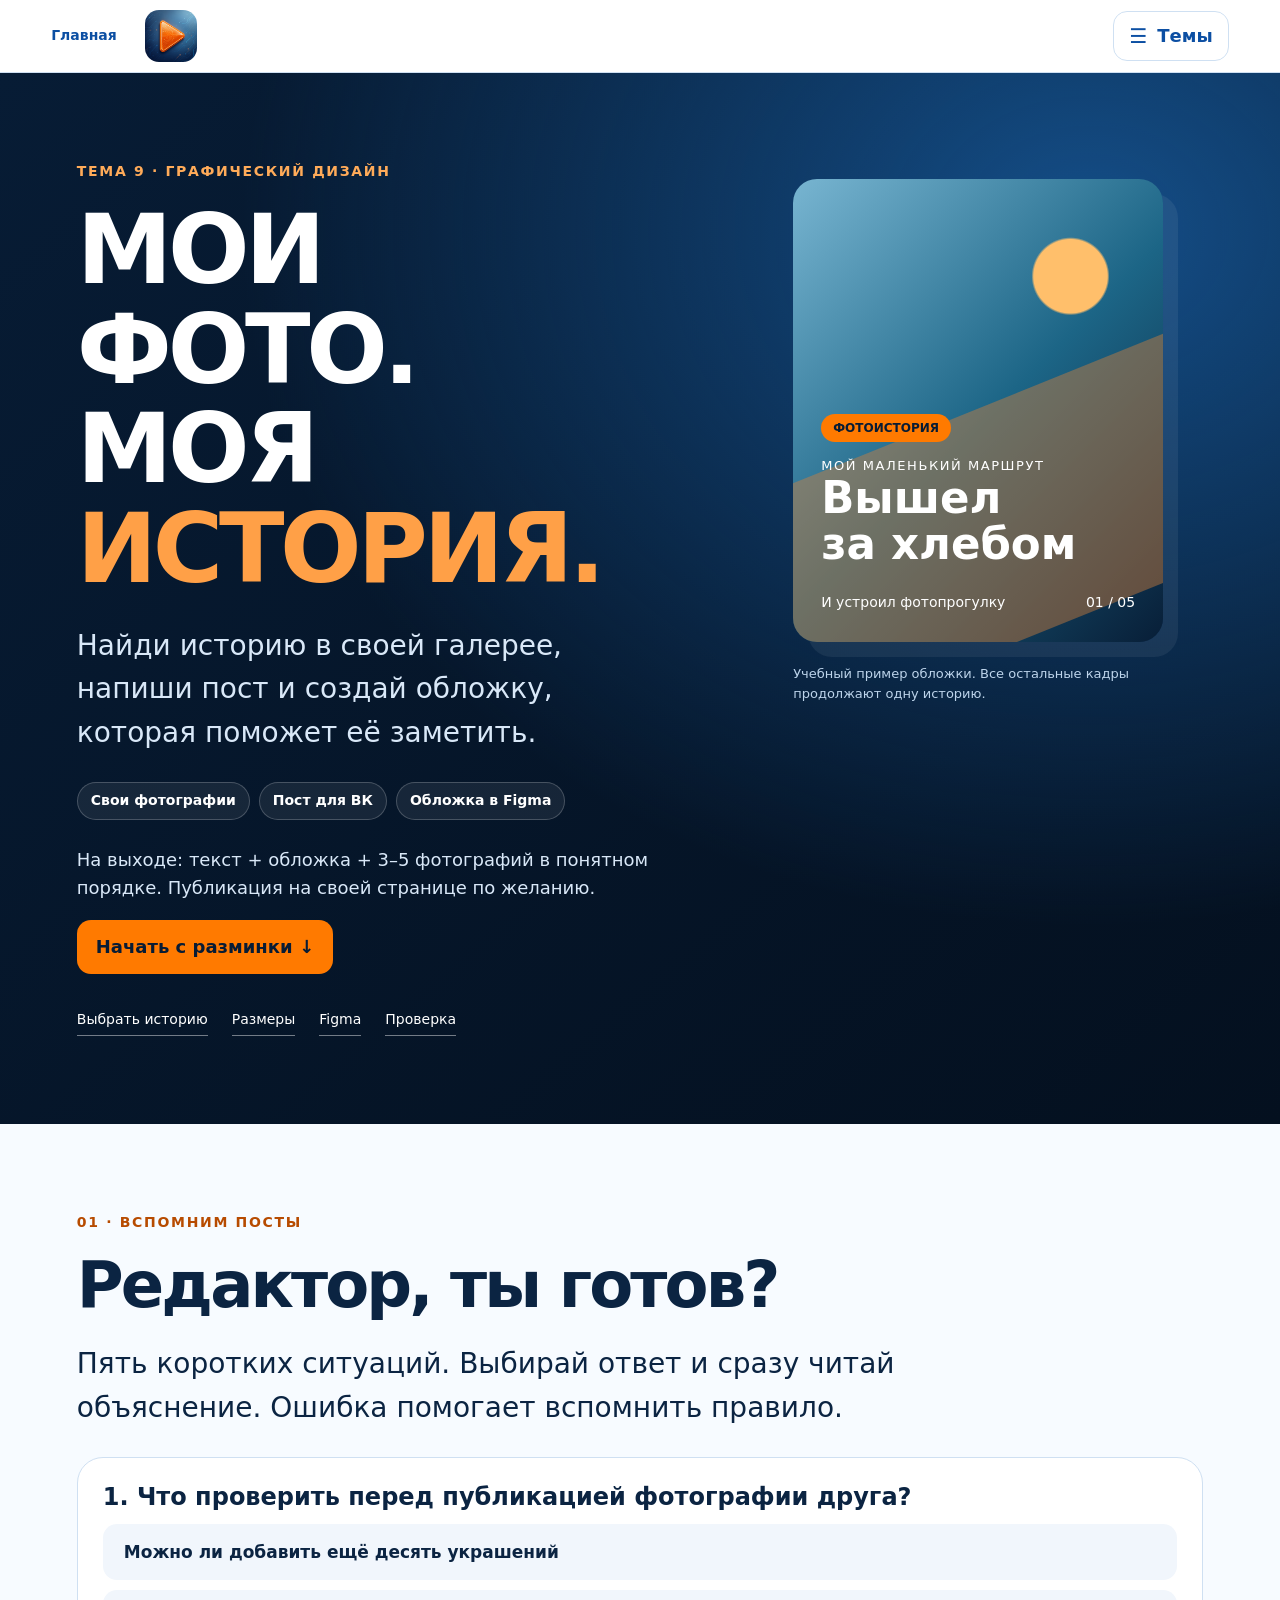
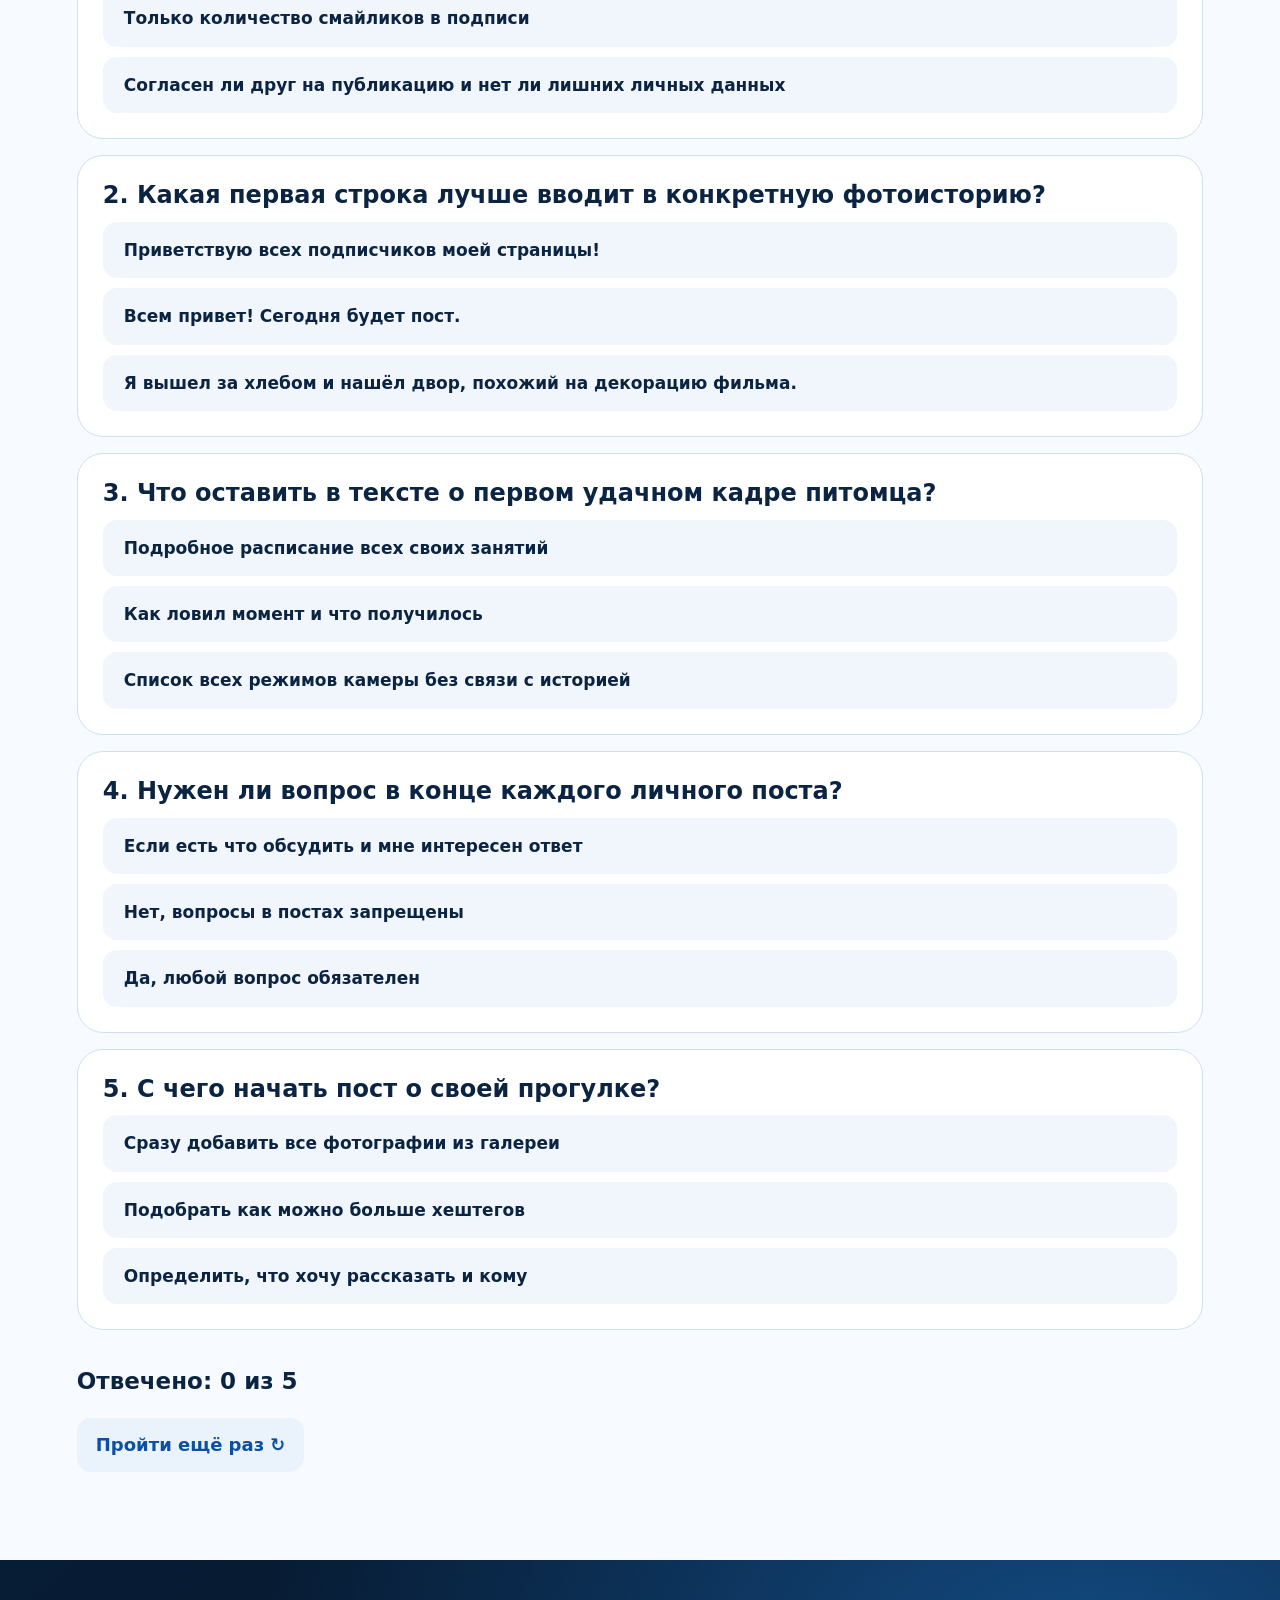
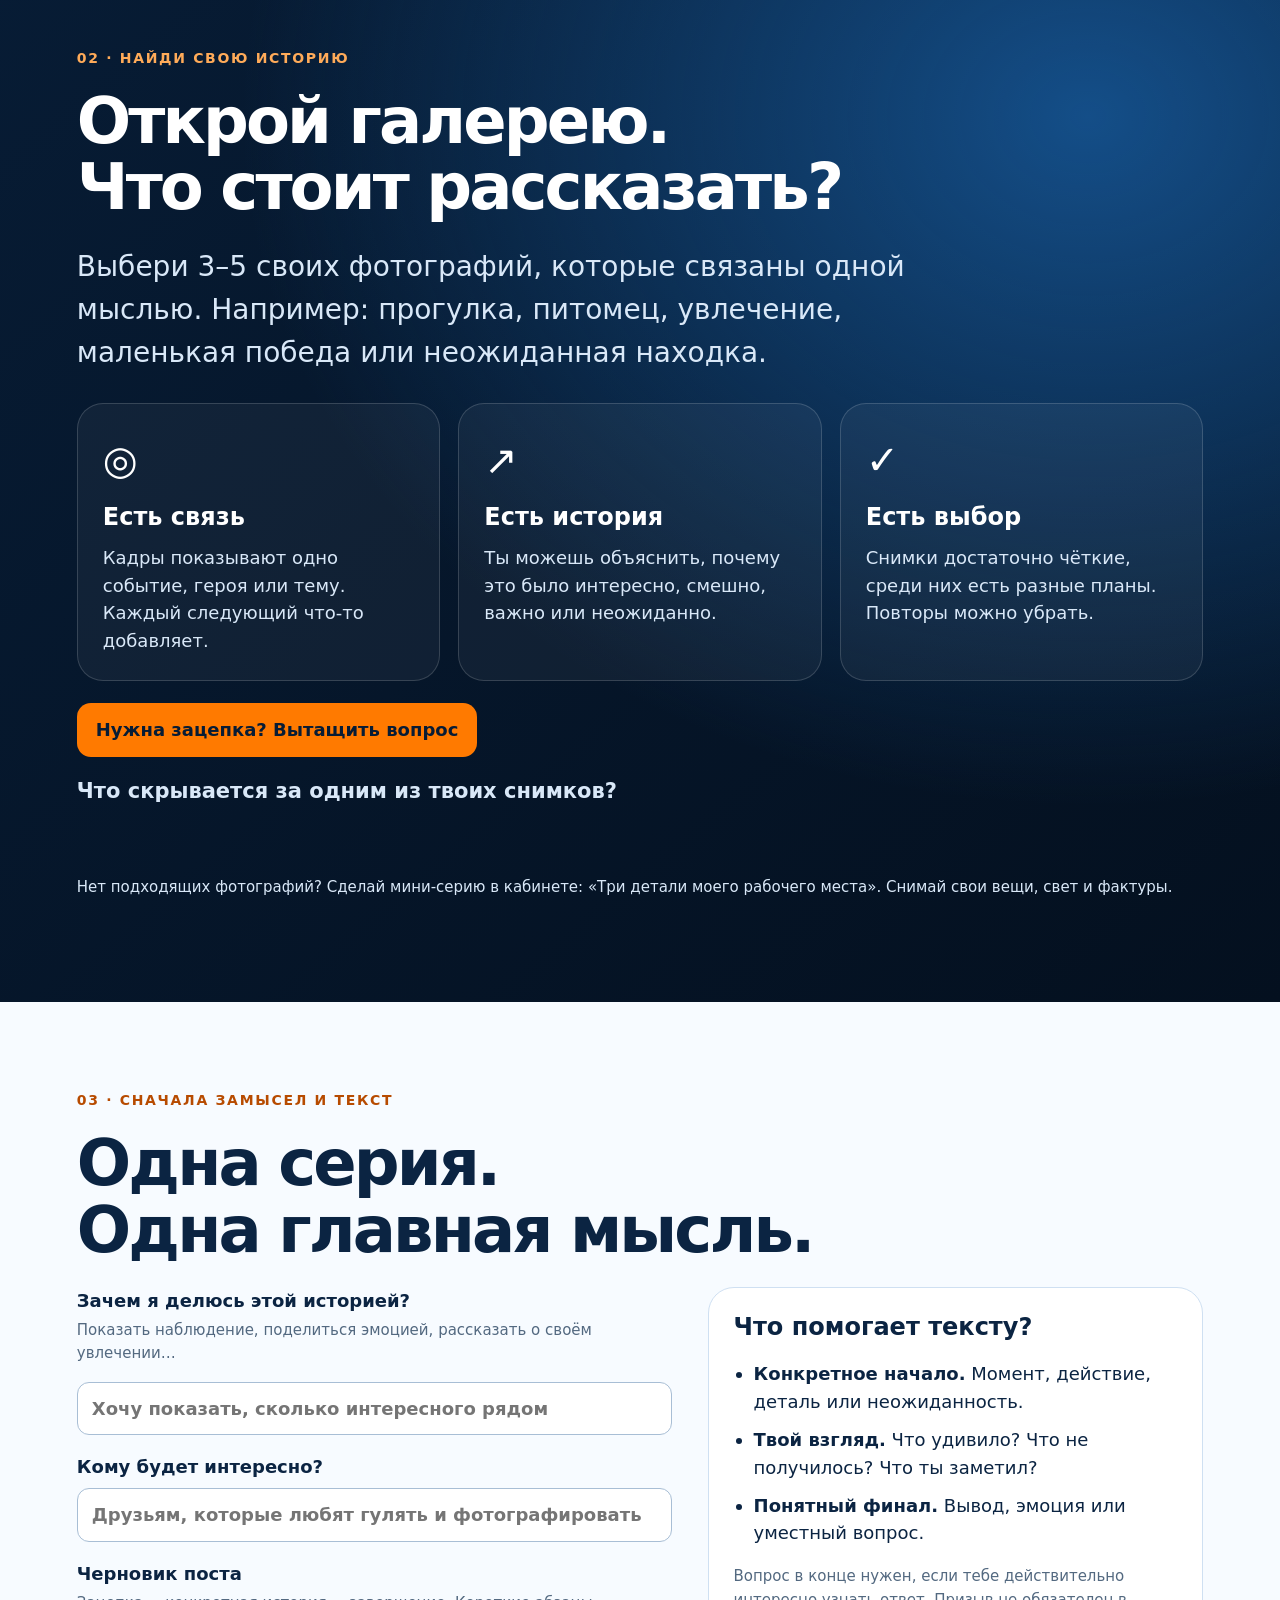
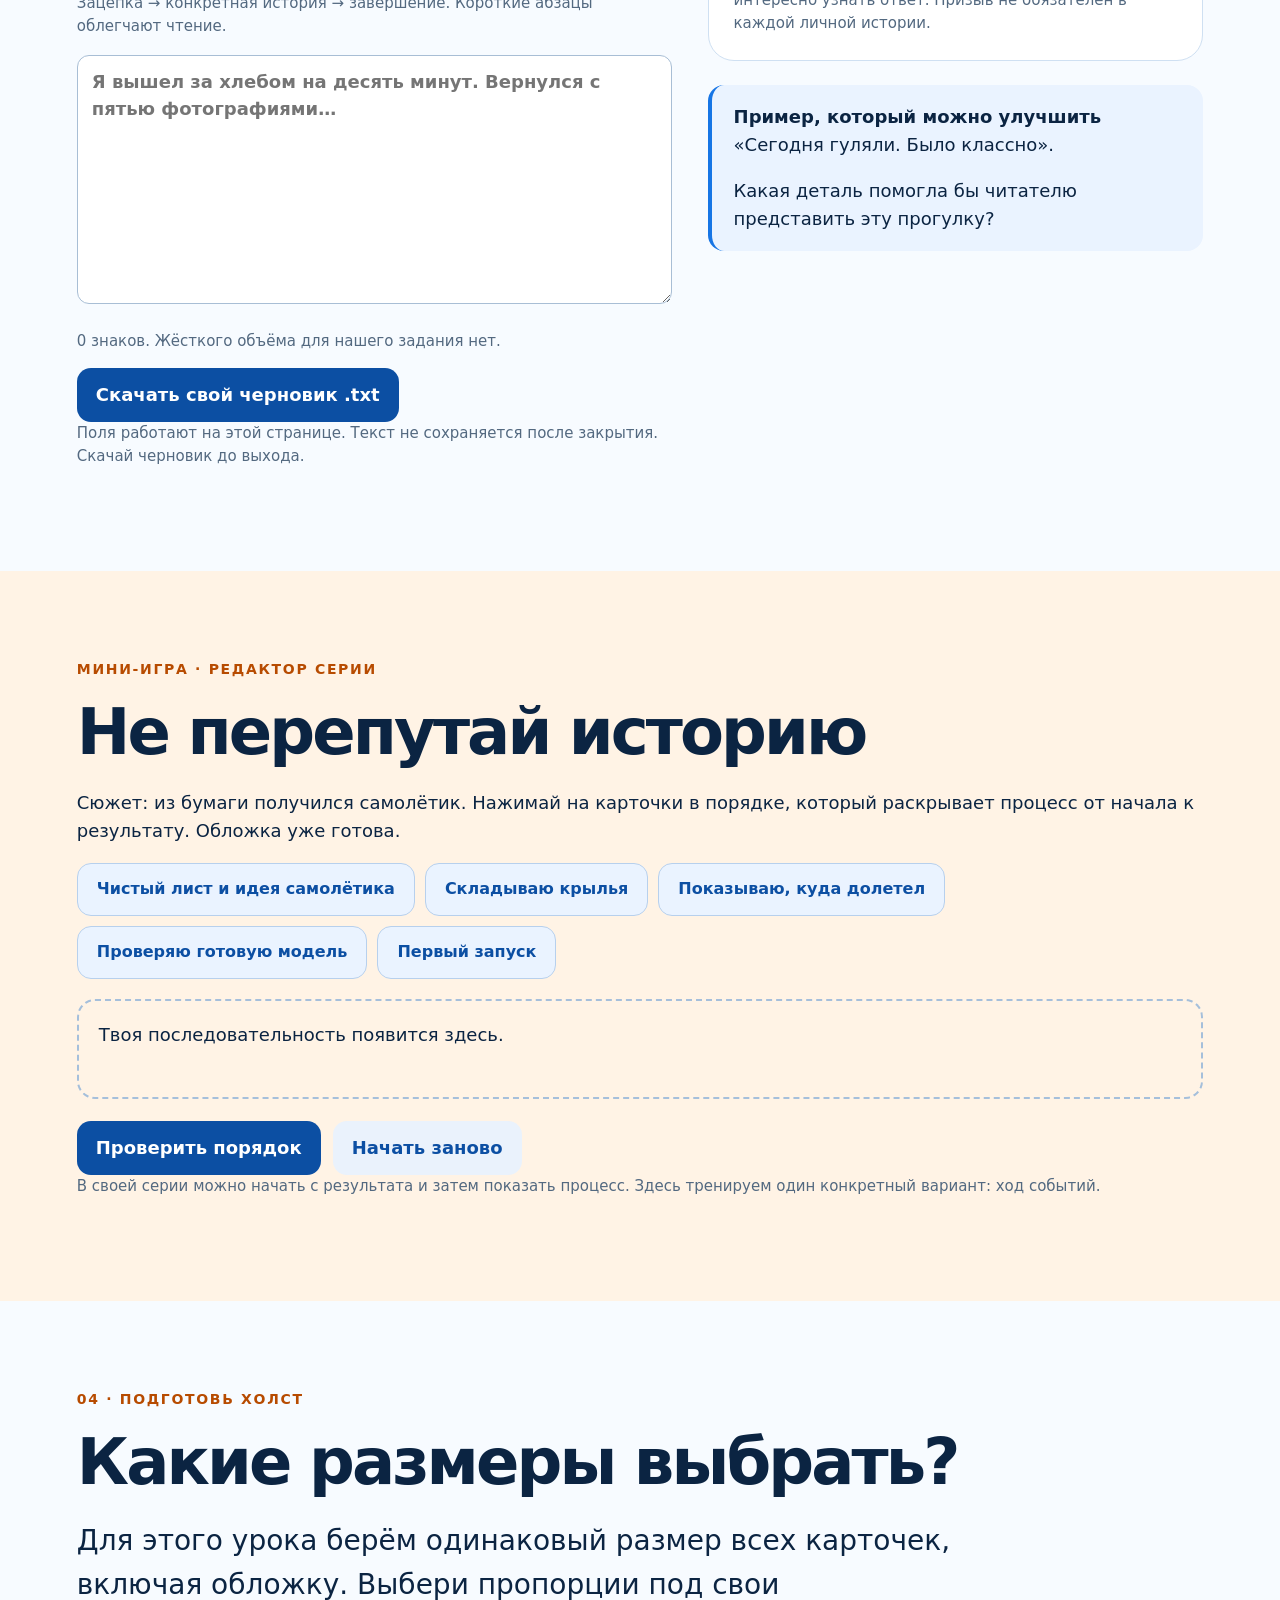
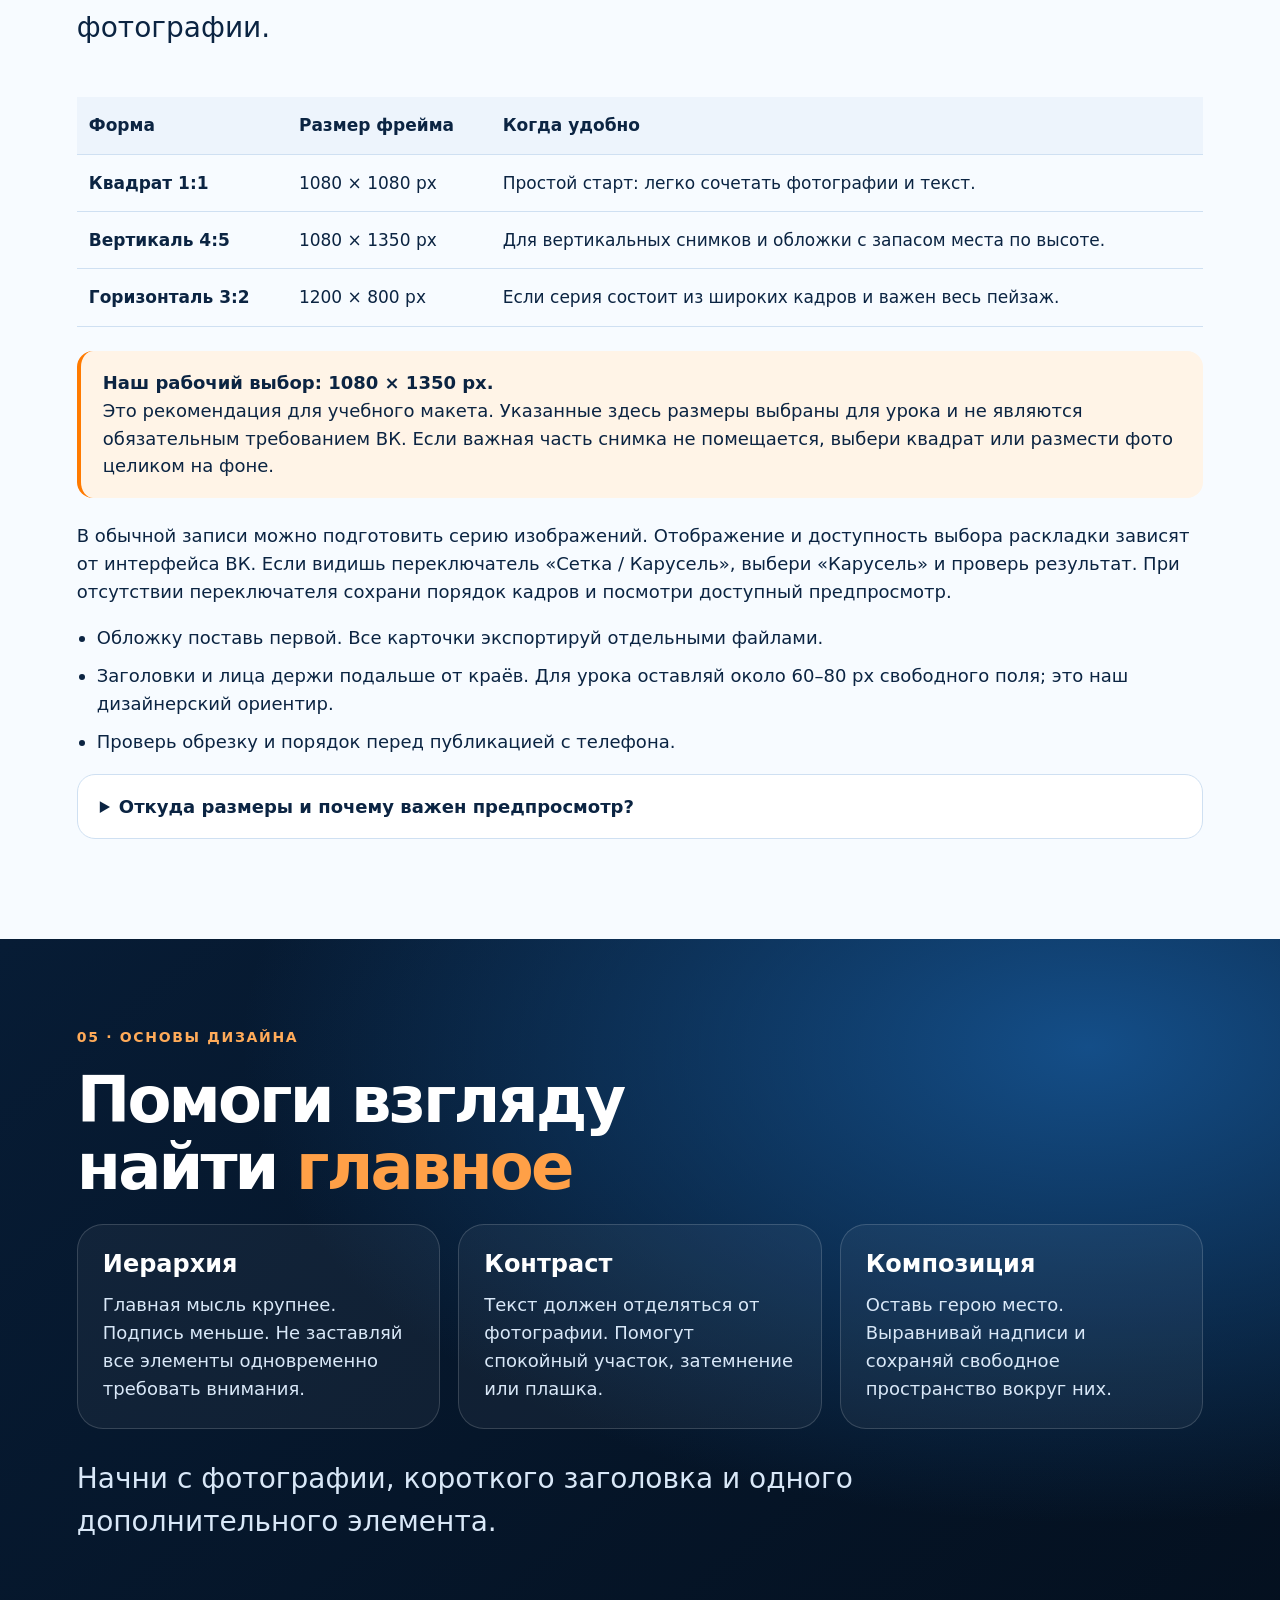
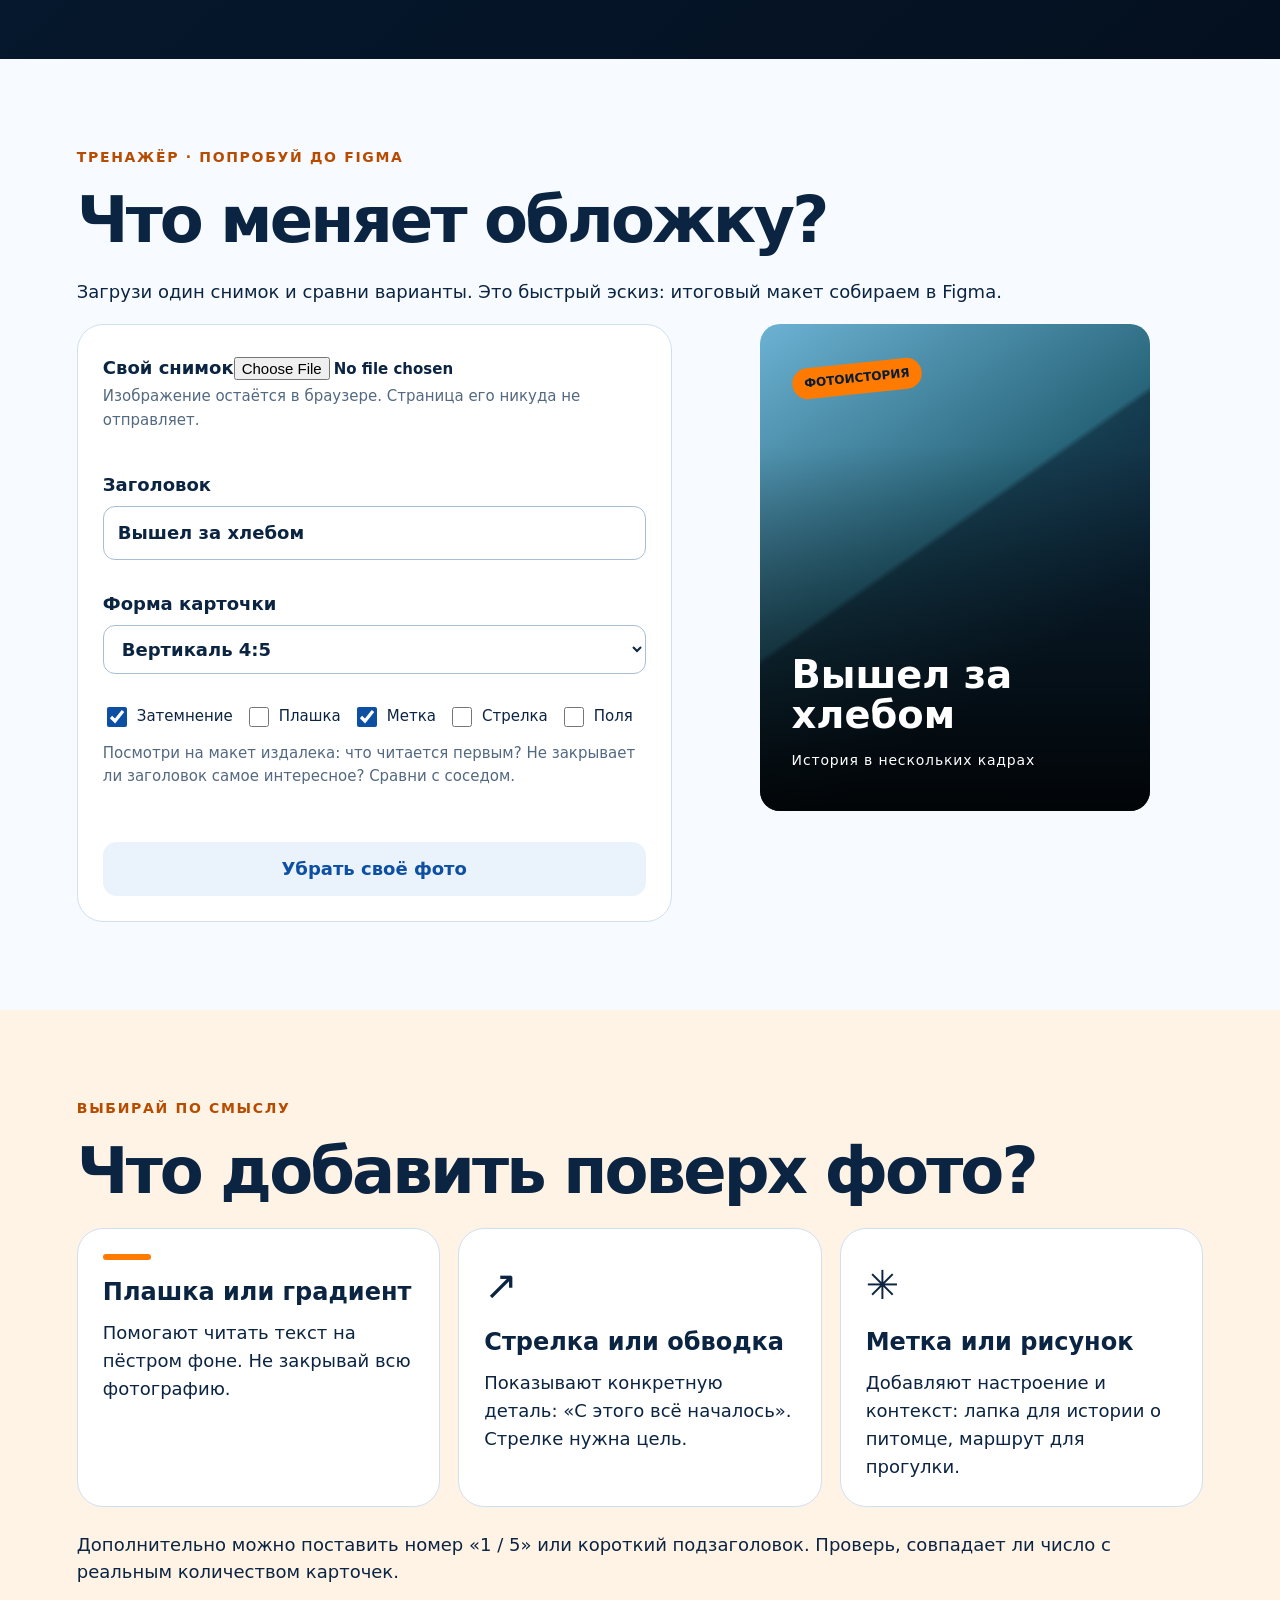
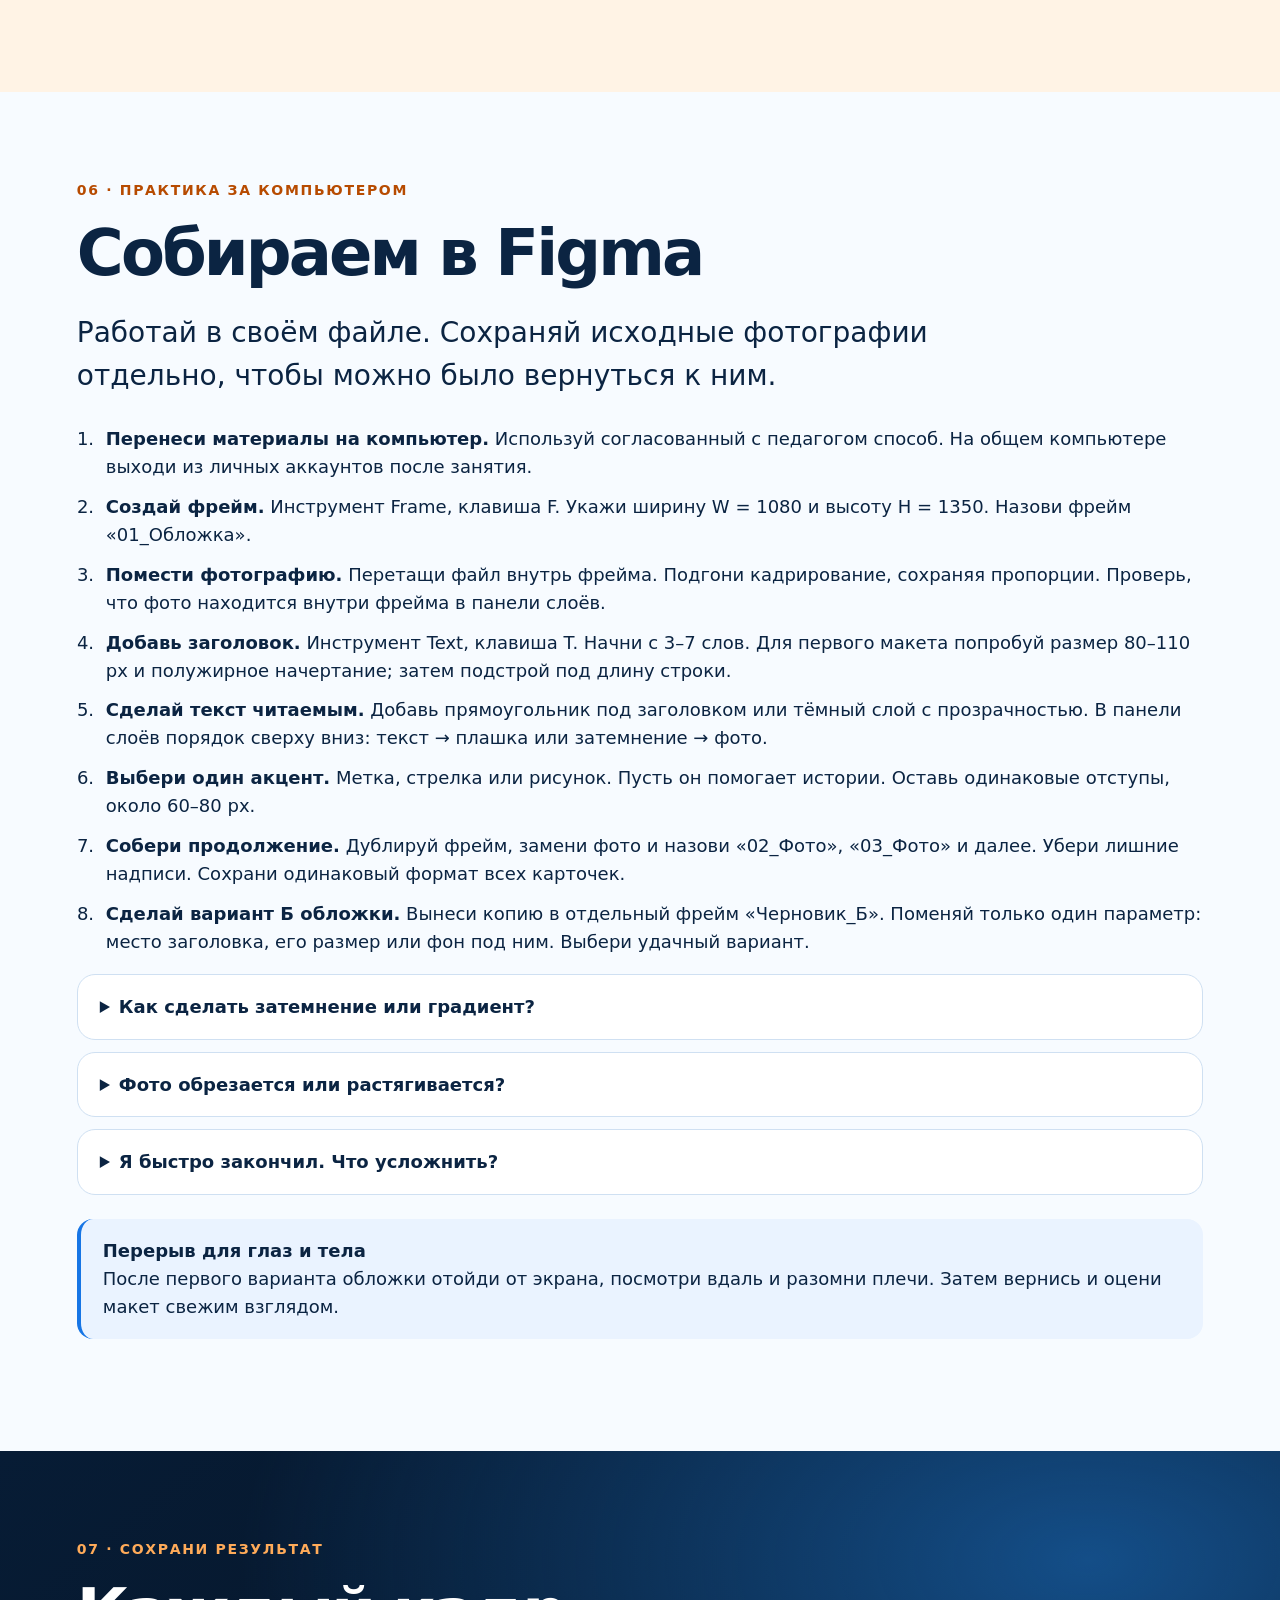
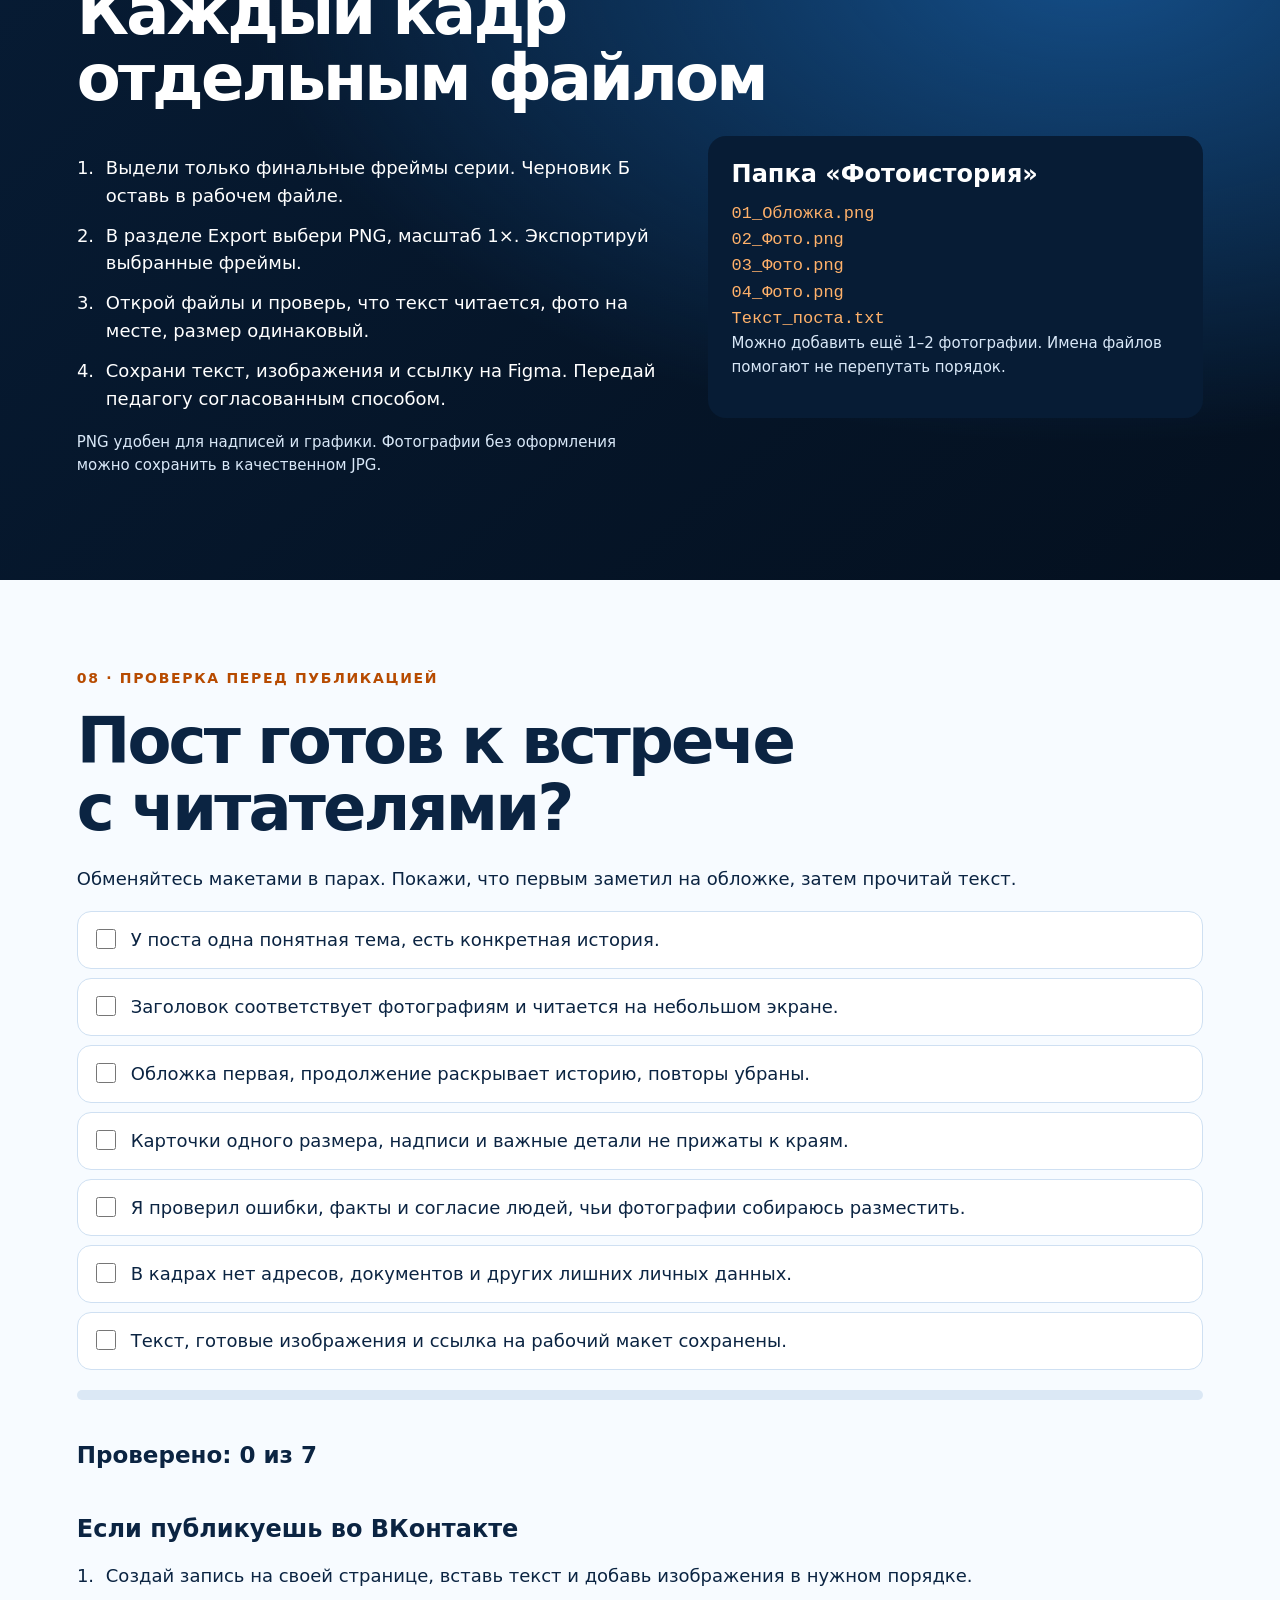
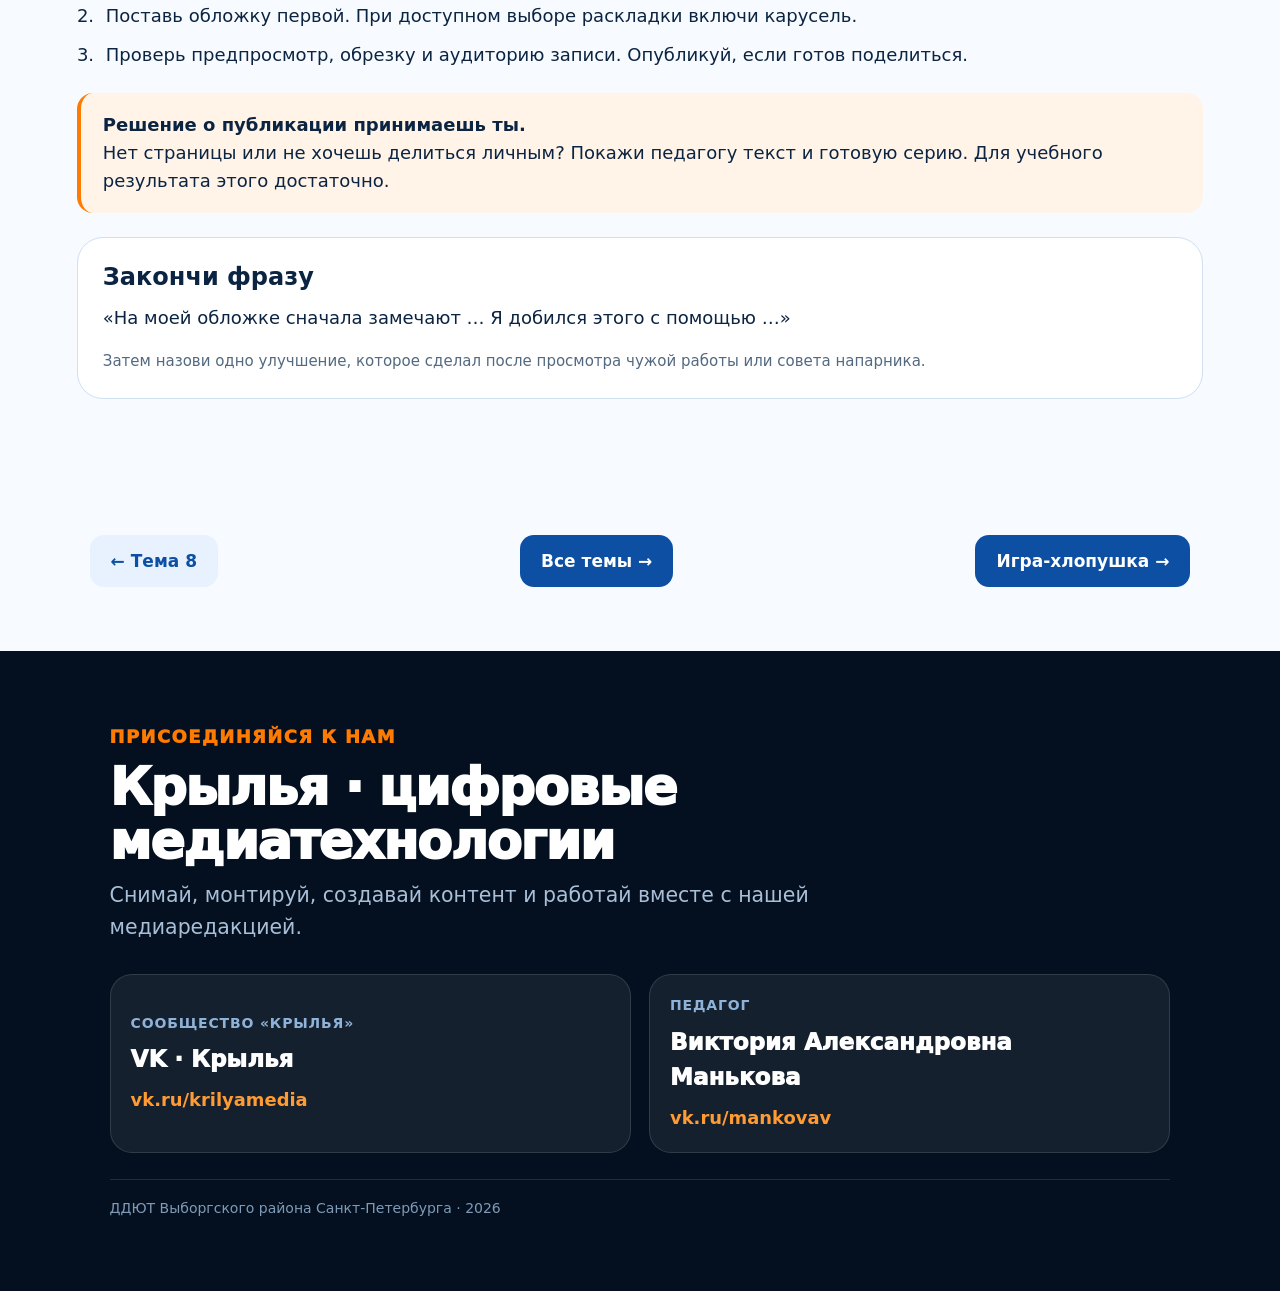
<file: 9/index.html>
<!doctype html>
<html lang="ru">
<head>
<meta charset="utf-8"><meta name="viewport" content="width=device-width,initial-scale=1">
<title>Тема 9. Моя фотоистория | Крылья</title>
<meta name="description" content="Создай пост из своих фотографий: придумай историю, напиши текст и оформи обложку в Figma. Интерактивный урок «Крыльев».">
<style>
:root{--blue:#0c4fa3;--bright:#1675e5;--dark:#071c35;--orange:#ff7a00;--ink:#0b2442;--muted:#536980;--line:#cfe0f2;--paper:#f7fbff;--good:#137451;--bad:#ac293b;--radius:26px}*{box-sizing:border-box}html{scroll-behavior:smooth;scroll-padding-top:100px}body{margin:0;background:var(--paper);color:var(--ink);font:18px/1.55 Inter,system-ui,-apple-system,"Segoe UI",Arial,sans-serif}h1,h2,h3,p{margin-top:0}h1,h2{line-height:1.04;letter-spacing:-.045em}h1{font-size:clamp(48px,7.5vw,96px);margin-bottom:24px}h2{font-size:clamp(34px,5vw,64px);margin-bottom:24px}h3{font-size:24px;line-height:1.2;margin-bottom:12px}a{color:var(--blue)}button,input,textarea,select{font:inherit}button,.button{cursor:pointer;border:0;border-radius:14px;background:var(--blue);color:white;padding:13px 19px;font-weight:750;text-decoration:none;display:inline-block}button:hover,.button:hover{filter:brightness(1.08)}button:disabled{cursor:default;opacity:.7}button:focus-visible,a:focus-visible,input:focus-visible,textarea:focus-visible,select:focus-visible,summary:focus-visible{outline:3px solid var(--orange);outline-offset:4px}button.secondary,.button.secondary{background:#eaf2fc;color:var(--blue)}button.orange,.button.orange{background:var(--orange);color:#071c35}.top{position:sticky;top:0;z-index:30;background:rgba(255,255,255,.97);border-bottom:1px solid var(--line);padding:12px 5vw;display:flex;align-items:center;gap:20px;justify-content:space-between}.brand{font-size:20px;font-weight:900;text-decoration:none;color:var(--blue)}.brand span{color:#b84b00}.top details{position:relative}.top summary{cursor:pointer;font-weight:800;list-style:none;padding:8px}.top nav{position:absolute;right:0;top:46px;background:#fff;box-shadow:0 16px 40px #071c3526;border:1px solid var(--line);border-radius:18px;width:min(340px,85vw);padding:12px;max-height:75vh;overflow:auto}.top nav a{display:block;padding:9px 12px;text-decoration:none;border-radius:8px}.top nav a:hover{background:#eaf2fc}.top nav a[aria-current]{background:var(--blue);color:#fff}.reading{position:fixed;top:0;left:0;z-index:40;height:4px;background:var(--orange);width:0}.section{padding:clamp(48px,7vw,88px) 6vw}.wrap{width:min(1140px,100%);margin:auto}.dark{color:#fff;background:radial-gradient(ellipse at 85% 15%,#144e88 0,transparent 55%),linear-gradient(140deg,#071c35,#04101f)}.dark p{color:#d9e8f8}.orange-bg{background:#fff3e5}.kicker{font-size:14px;text-transform:uppercase;letter-spacing:.12em;font-weight:900;color:#b74b00;margin-bottom:18px}.dark .kicker{color:#ffab59}.accent{color:#ffa047}.lead{font-size:clamp(20px,2.3vw,28px);max-width:880px}.tags{display:flex;gap:9px;flex-wrap:wrap}.tag{padding:7px 13px;border-radius:50px;background:#ffffff12;border:1px solid #ffffff35;font-size:14px;font-weight:700}.hero-grid,.two{display:grid;grid-template-columns:1.2fr 1fr;gap:36px;align-items:start}.grid{display:grid;grid-template-columns:repeat(3,minmax(0,1fr));gap:18px}.card{background:#fff;border:1px solid var(--line);border-radius:var(--radius);padding:25px}.dark .card{background:#ffffff0c;border-color:#ffffff28}.muted{color:var(--muted)}.small{font-size:15px}.note{padding:18px 22px;border-radius:16px;background:#eaf3ff;border-left:4px solid var(--bright);margin:24px 0}.note p:last-child,.card p:last-child{margin-bottom:0}.note.warm{background:#fff4e7;border-color:var(--orange)}.step-no{font-size:13px;font-weight:900;letter-spacing:.1em;color:var(--blue);margin-bottom:10px}.mini-cover{aspect-ratio:4/5;border-radius:24px;position:relative;overflow:hidden;background:radial-gradient(circle at 75% 21%,#ffbf6b 0 8%,transparent 8.5%),linear-gradient(135deg,#78b5d1,#1c6586 52%,#081e37);padding:28px;display:flex;flex-direction:column;justify-content:flex-end;box-shadow:15px 15px 0 #ffffff10}.mini-cover:before{content:"";position:absolute;width:140%;height:50%;background:#d07e3c;transform:rotate(-22deg);left:-15%;top:50%;opacity:.45}.mini-cover>*{position:relative}.mini-cover b{font-size:clamp(28px,3.4vw,46px);line-height:1.05;color:white;max-width:310px}.mini-cover small{font-size:13px;letter-spacing:.12em;color:white}.mini-cover .chip{align-self:flex-start;background:var(--orange);color:var(--dark);border-radius:30px;padding:5px 12px;font-size:12px;font-weight:900;margin-bottom:14px}.mini-cover .bottom{margin-top:24px;display:flex;justify-content:space-between;color:white;font-size:14px}.hero-art{max-width:370px;justify-self:end;width:100%}.hero-art figcaption{margin-top:22px;font-size:13px;color:#bdd4eb}.route{display:flex;flex-wrap:wrap;gap:8px;margin:30px 0 0}.route a{color:white;text-decoration:none;font-size:14px;border-bottom:1px solid #ffffff70;padding:5px 0;margin-right:16px}.quiz-card{margin-bottom:16px}.answers{display:grid;gap:10px}.answer{background:#f1f6fc;color:var(--ink);text-align:left;border:2px solid transparent;font-size:17px;font-weight:600}.answer[aria-pressed="true"]{border-color:var(--blue);background:#dcecff}.answer.correct{background:#e6f8ef;border-color:var(--good);color:#145138}.answer.wrong{background:#fff0f1;border-color:var(--bad);color:#842136}.feedback{margin:15px 0 0;font-size:16px}.feedback:empty{display:none}.result{font-size:23px;font-weight:850;padding:18px 0}.actions{display:flex;gap:12px;flex-wrap:wrap;align-items:center;margin-top:22px}label.field{display:block;font-weight:750;margin-bottom:18px}label.field small{display:block;font-weight:400;margin:4px 0 9px;color:var(--muted)}input[type=text],textarea,select{width:100%;padding:12px 14px;border:1px solid #a8bed5;border-radius:12px;background:white;color:var(--ink)}textarea{resize:vertical;min-height:110px}.field textarea,.field input,.field select{margin-top:7px}input[type=file]{max-width:100%;font-size:15px}input[type=checkbox]{width:20px;height:20px;accent-color:var(--blue);flex-shrink:0}.check{display:flex;gap:12px;align-items:start;padding:14px;background:#fff;border:1px solid var(--line);border-radius:14px;margin-bottom:9px;cursor:pointer}.check span{flex:1}.idea{font-size:21px;font-weight:750;min-height:80px;margin-top:18px}.table-wrap{overflow-x:auto}table{border-collapse:collapse;width:100%;font-size:17px;margin-top:20px}th,td{text-align:left;padding:15px 12px;border-bottom:1px solid var(--line);vertical-align:top}th{background:#edf4fc}.swatch{height:6px;background:var(--orange);width:48px;border-radius:99px;margin-bottom:18px}details.tip{border:1px solid var(--line);background:white;border-radius:18px;margin:12px 0;padding:18px 22px}details.tip summary{cursor:pointer;font-weight:800}details.tip p,details.tip ol{margin:16px 0 0}.ordered{padding-left:23px}.ordered li{padding-left:6px;margin-bottom:12px}.list{padding-left:20px}.list li{margin-bottom:10px}.cover-controls{display:grid;gap:12px}.toggle-row{display:flex;gap:12px;flex-wrap:wrap}.toggle-row label{display:flex;gap:7px;align-items:center;font-size:15px}.preview{width:100%;max-width:390px;aspect-ratio:4/5;position:relative;overflow:hidden;border-radius:20px;isolation:isolate;background:linear-gradient(145deg,#6cb2d3,#28657a 44%,#163d50 45%,#0b2336 70%);justify-self:center;color:white}.preview img{position:absolute;inset:0;width:100%;height:100%;object-fit:cover;z-index:-3}.preview .shade{position:absolute;inset:0;z-index:-2;background:linear-gradient(transparent 25%,#000d);pointer-events:none}.preview .preview-inner{position:absolute;inset:8%;display:flex;flex-direction:column;justify-content:flex-end}.preview-title{font-size:clamp(26px,3vw,40px);line-height:1.05;overflow-wrap:anywhere;margin:0;font-weight:900;white-space:pre-wrap}.preview-title.plate{background:#071c35e8;padding:12px;border-radius:10px}.preview .sticker{position:absolute;top:8%;left:8%;background:var(--orange);color:var(--dark);padding:6px 12px;border-radius:30px;font-size:12px;font-weight:900;transform:rotate(-6deg)}.preview-sub{font-size:14px;margin:15px 0 0;letter-spacing:.06em;color:white!important}.preview-arrow{margin-top:24px;text-align:right;font-weight:800}.preview .safe{position:absolute;inset:6%;border:1px dashed white;pointer-events:none}.is-hidden{display:none!important}.scene{font-size:40px;margin-bottom:12px}.sequence-pool{display:flex;gap:10px;flex-wrap:wrap}.sequence-pool button{font-size:16px;background:#eaf3ff;color:var(--blue);border:1px solid #b7d0ed}.sequence-pool button.chosen{background:#0c4fa3;color:white}.sequence-output{min-height:100px;padding:20px;border:2px dashed #a5bfdb;border-radius:18px;margin:20px 0}.seq-item{display:inline-block;background:#fff;padding:6px 10px;margin:5px;border-radius:9px;font-size:16px}.export-box{background:#071c35;color:white;border-radius:18px;padding:24px}.export-box code{display:block;white-space:pre-wrap;font-size:17px;color:#ffb16a}.check-progress{height:10px;background:#dbe8f5;border-radius:20px;overflow:hidden;margin:20px 0}.check-progress div{height:100%;width:0;background:var(--good);transition:width .2s}.footer{padding:40px 6vw;background:#04101f;color:#c5d9ed}.footer a{color:#ffaf63}.footer .links{display:flex;flex-wrap:wrap;gap:24px}.section-nav{display:flex;justify-content:space-between;gap:20px;margin-top:35px;flex-wrap:wrap}.section-nav a{font-weight:750}noscript{display:block;padding:18px;background:#fff1d7}@media(max-width:780px){.hero-grid,.two{grid-template-columns:1fr}.hero-art{justify-self:center;max-width:280px;margin:10px 0}.grid{grid-template-columns:1fr}.section{padding:45px 6vw}.top{padding:10px 5vw}.brand{font-size:17px}.mini-cover b{font-size:32px}.preview-title{font-size:32px}}@media(prefers-reduced-motion:reduce){*{scroll-behavior:auto!important;transition:none!important}}@media print{.top,.reading,button,.hero-art,#lab,.sequence-pool{display:none}.section{padding:24px 0;break-inside:avoid}.dark{background:white;color:#0b2442}.dark p{color:#0b2442}h1{font-size:38px}h2{font-size:30px}.card{box-shadow:none}.grid{grid-template-columns:repeat(3,1fr)}}
</style>
<link rel="stylesheet" href="/assets/course-chrome.css?v=lesson9"><link rel="stylesheet" href="/assets/course-navigation.css?v=2cf5fccc644c"></head>
<body>
<div class="reading" aria-hidden="true"></div>
<header class="topbar course-topbar"><a class="course-home" href="https://yourlevelup.ru/">Главная</a><a class="brand" href="/" aria-label="К списку тем Крыльев"><img src="/7/assets/logo.jpg" alt="Логотип Крылья" width="52" height="52"></a><details class="course-menu"><summary>Темы</summary><nav aria-label="Темы Крыльев"><a href="/#monday">Тема 1 - Зачем мы делаем контент?</a><a href="/#friday">Тема 2 - Для кого мы делаем контент?</a><a href="/#saturday">Тема 3 - Медиалаборатория</a><a href="/4/">Тема 4 - Как оформить пост, чтобы его хотелось читать</a><a href="/5/">Тема 5 - Пост опубликован. Что дальше?</a><a href="/6/">Тема 6 - Правда или фейк?</a><a href="/7/">Тема 7 - Как построить хороший кадр</a><a href="/8/">Тема 8 - Создаём стикеры</a><a href="/9/" aria-current="page">Тема 9 - Моя фотоистория</a><a href="/igra-hlopushka/">Игра-хлопушка</a></nav></details></header>
<noscript>Включи JavaScript для викторины и тренажёров. Теорию и практическое задание можно читать и без него.</noscript>
<main>
<section class="section dark" id="start"><div class="wrap hero-grid"><div><div class="kicker">Тема 9 · графический дизайн</div><h1>МОИ ФОТО.<br>МОЯ <span class="accent">ИСТОРИЯ.</span></h1><p class="lead">Найди историю в своей галерее, напиши пост и создай обложку, которая поможет её заметить.</p><div class="tags"><span class="tag">Свои фотографии</span><span class="tag">Пост для ВК</span><span class="tag">Обложка в Figma</span></div><p style="margin-top:26px">На выходе: текст + обложка + 3–5 фотографий в понятном порядке. Публикация на своей странице по желанию.</p><a class="button orange" href="#quiz">Начать с разминки ↓</a><div class="route"><a href="#story">Выбрать историю</a><a href="#sizes">Размеры</a><a href="#figma">Figma</a><a href="#finish">Проверка</a></div></div><figure class="hero-art"><div class="mini-cover"><span class="chip">ФОТОИСТОРИЯ</span><small>МОЙ МАЛЕНЬКИЙ МАРШРУТ</small><b>Вышел<br>за хлебом</b><div class="bottom"><span>И устроил фотопрогулку</span><span>01 / 05</span></div></div><figcaption>Учебный пример обложки. Все остальные кадры продолжают одну историю.</figcaption></figure></div></section>
<section class="section" id="quiz"><div class="wrap"><div class="kicker">01 · вспомним посты</div><h2>Редактор, ты готов?</h2><p class="lead">Пять коротких ситуаций. Выбирай ответ и сразу читай объяснение. Ошибка помогает вспомнить правило.</p><div id="quiz-list"></div><div class="result" id="quiz-result" aria-live="polite"></div><button id="quiz-reset" class="secondary">Пройти ещё раз ↻</button></div></section>
<section class="section dark" id="story"><div class="wrap"><div class="kicker">02 · найди свою историю</div><h2>Открой галерею.<br>Что стоит рассказать?</h2><p class="lead">Выбери 3–5 своих фотографий, которые связаны одной мыслью. Например: прогулка, питомец, увлечение, маленькая победа или неожиданная находка.</p><div class="grid"><div class="card"><div class="scene">◎</div><h3>Есть связь</h3><p>Кадры показывают одно событие, героя или тему. Каждый следующий что-то добавляет.</p></div><div class="card"><div class="scene">↗</div><h3>Есть история</h3><p>Ты можешь объяснить, почему это было интересно, смешно, важно или неожиданно.</p></div><div class="card"><div class="scene">✓</div><h3>Есть выбор</h3><p>Снимки достаточно чёткие, среди них есть разные планы. Повторы можно убрать.</p></div></div><div class="actions"><button class="orange" id="idea-button">Нужна зацепка? Вытащить вопрос</button></div><p class="idea" id="idea-result" aria-live="polite">Что скрывается за одним из твоих снимков?</p><p class="small">Нет подходящих фотографий? Сделай мини-серию в кабинете: «Три детали моего рабочего места». Снимай свои вещи, свет и фактуры.</p></div></section>
<section class="section" id="text"><div class="wrap"><div class="kicker">03 · сначала замысел и текст</div><h2>Одна серия.<br>Одна главная мысль.</h2><div class="two"><div><label class="field">Зачем я делюсь этой историей?<small>Показать наблюдение, поделиться эмоцией, рассказать о своём увлечении…</small><input id="goal" type="text" placeholder="Хочу показать, сколько интересного рядом"></label><label class="field">Кому будет интересно?<input id="audience" type="text" placeholder="Друзьям, которые любят гулять и фотографировать"></label><label class="field">Черновик поста<small>Зацепка → конкретная история → завершение. Короткие абзацы облегчают чтение.</small><textarea id="draft" rows="8" placeholder="Я вышел за хлебом на десять минут. Вернулся с пятью фотографиями…"></textarea></label><p id="text-count" class="small muted" aria-live="polite">0 знаков. Жёсткого объёма для нашего задания нет.</p><button id="download-text">Скачать свой черновик .txt</button><p class="small muted">Поля работают на этой странице. Текст не сохраняется после закрытия. Скачай черновик до выхода.</p></div><div><div class="card"><h3>Что помогает тексту?</h3><ul class="list"><li><b>Конкретное начало.</b> Момент, действие, деталь или неожиданность.</li><li><b>Твой взгляд.</b> Что удивило? Что не получилось? Что ты заметил?</li><li><b>Понятный финал.</b> Вывод, эмоция или уместный вопрос.</li></ul><p class="small muted">Вопрос в конце нужен, если тебе действительно интересно узнать ответ. Призыв не обязателен в каждой личной истории.</p></div><div class="note"><b>Пример, который можно улучшить</b><p>«Сегодня гуляли. Было классно».</p><p>Какая деталь помогла бы читателю представить эту прогулку?</p></div></div></div></div></section>
<section class="section orange-bg" id="sequence"><div class="wrap"><div class="kicker">Мини-игра · редактор серии</div><h2>Не перепутай историю</h2><p>Сюжет: из бумаги получился самолётик. Нажимай на карточки в порядке, который раскрывает процесс от начала к результату. Обложка уже готова.</p><div class="sequence-pool" id="sequence-pool"></div><div class="sequence-output" id="sequence-output" aria-live="polite">Твоя последовательность появится здесь.</div><div class="actions"><button id="sequence-check">Проверить порядок</button><button class="secondary" id="sequence-reset">Начать заново</button></div><p id="sequence-feedback" class="feedback" aria-live="polite"></p><p class="small muted">В своей серии можно начать с результата и затем показать процесс. Здесь тренируем один конкретный вариант: ход событий.</p></div></section>
<section class="section" id="sizes"><div class="wrap"><div class="kicker">04 · подготовь холст</div><h2>Какие размеры выбрать?</h2><p class="lead">Для этого урока берём одинаковый размер всех карточек, включая обложку. Выбери пропорции под свои фотографии.</p><div class="table-wrap"><table><thead><tr><th>Форма</th><th>Размер фрейма</th><th>Когда удобно</th></tr></thead><tbody><tr><td><b>Квадрат 1:1</b></td><td>1080 × 1080 px</td><td>Простой старт: легко сочетать фотографии и текст.</td></tr><tr><td><b>Вертикаль 4:5</b></td><td>1080 × 1350 px</td><td>Для вертикальных снимков и обложки с запасом места по высоте.</td></tr><tr><td><b>Горизонталь 3:2</b></td><td>1200 × 800 px</td><td>Если серия состоит из широких кадров и важен весь пейзаж.</td></tr></tbody></table></div><div class="note warm"><b>Наш рабочий выбор: 1080 × 1350 px.</b><p>Это рекомендация для учебного макета. Указанные здесь размеры выбраны для урока и не являются обязательным требованием ВК. Если важная часть снимка не помещается, выбери квадрат или размести фото целиком на фоне.</p></div><p>В обычной записи можно подготовить серию изображений. Отображение и доступность выбора раскладки зависят от интерфейса ВК. Если видишь переключатель «Сетка / Карусель», выбери «Карусель» и проверь результат. При отсутствии переключателя сохрани порядок кадров и посмотри доступный предпросмотр.</p><ul class="list"><li>Обложку поставь первой. Все карточки экспортируй отдельными файлами.</li><li>Заголовки и лица держи подальше от краёв. Для урока оставляй около 60–80 px свободного поля; это наш дизайнерский ориентир.</li><li>Проверь обрезку и порядок перед публикацией с телефона.</li></ul><details class="tip"><summary>Откуда размеры и почему важен предпросмотр?</summary><p>1080 × 1080 и 1080 × 1350 используются здесь как удобные рабочие холсты. Это не заявленные обязательные размеры ВК. Правила рекламной карусели относятся к отдельному рекламному формату и не определяют наше задание. Официальную справку о вложениях можно проверить по <a href="https://vk.ru/faq21325" target="_blank" rel="noopener">ссылке ВК</a>. При подготовке урока текст справки напрямую открыть не удалось; поэтому точные ограничения интерфейса здесь не утверждаются.</p></details></div></section>
<section class="section dark" id="design"><div class="wrap"><div class="kicker">05 · основы дизайна</div><h2>Помоги взгляду<br>найти <span class="accent">главное</span></h2><div class="grid"><div class="card"><h3>Иерархия</h3><p>Главная мысль крупнее. Подпись меньше. Не заставляй все элементы одновременно требовать внимания.</p></div><div class="card"><h3>Контраст</h3><p>Текст должен отделяться от фотографии. Помогут спокойный участок, затемнение или плашка.</p></div><div class="card"><h3>Композиция</h3><p>Оставь герою место. Выравнивай надписи и сохраняй свободное пространство вокруг них.</p></div></div><p class="lead" style="margin-top:28px">Начни с фотографии, короткого заголовка и одного дополнительного элемента.</p></div></section>
<section class="section" id="lab"><div class="wrap"><div class="kicker">Тренажёр · попробуй до Figma</div><h2>Что меняет обложку?</h2><p>Загрузи один снимок и сравни варианты. Это быстрый эскиз: итоговый макет собираем в Figma.</p><div class="two"><div class="card cover-controls"><label class="field">Свой снимок<input type="file" id="photo" accept="image/jpeg,image/png,image/webp"><small>Изображение остаётся в браузере. Страница его никуда не отправляет.</small></label><label class="field">Заголовок<input type="text" id="cover-title" maxlength="80" value="Вышел за хлебом"></label><label class="field">Форма карточки<select id="cover-ratio"><option value="4 / 5">Вертикаль 4:5</option><option value="1 / 1">Квадрат 1:1</option></select></label><div class="toggle-row"><label><input id="shade-toggle" type="checkbox" checked> Затемнение</label><label><input id="plate-toggle" type="checkbox"> Плашка</label><label><input id="sticker-toggle" type="checkbox" checked> Метка</label><label><input id="arrow-toggle" type="checkbox"> Стрелка</label><label><input id="safe-toggle" type="checkbox"> Поля</label></div><p class="small muted">Посмотри на макет издалека: что читается первым? Не закрывает ли заголовок самое интересное? Сравни с соседом.</p><p id="photo-error" role="status" class="small"></p><button class="secondary" id="photo-reset">Убрать своё фото</button></div><div class="preview" id="cover-preview" role="img" aria-label="Предпросмотр учебной обложки"><img id="cover-image" alt="" class="is-hidden"><div class="shade" id="cover-shade"></div><span class="sticker" id="cover-sticker">ФОТОИСТОРИЯ</span><div class="preview-inner"><p class="preview-title" id="preview-title">Вышел за хлебом</p><p class="preview-sub">История в нескольких кадрах</p><div class="preview-arrow is-hidden" id="cover-arrow">Смотри дальше →</div></div><div class="safe is-hidden" id="cover-safe"></div></div></div></div></section>
<section class="section orange-bg" id="elements"><div class="wrap"><div class="kicker">Выбирай по смыслу</div><h2>Что добавить поверх фото?</h2><div class="grid"><div class="card"><div class="swatch"></div><h3>Плашка или градиент</h3><p>Помогают читать текст на пёстром фоне. Не закрывай всю фотографию.</p></div><div class="card"><div class="scene">↗</div><h3>Стрелка или обводка</h3><p>Показывают конкретную деталь: «С этого всё началось». Стрелке нужна цель.</p></div><div class="card"><div class="scene">✳</div><h3>Метка или рисунок</h3><p>Добавляют настроение и контекст: лапка для истории о питомце, маршрут для прогулки.</p></div></div><p style="margin-top:24px">Дополнительно можно поставить номер «1 / 5» или короткий подзаголовок. Проверь, совпадает ли число с реальным количеством карточек.</p></div></section>
<section class="section" id="figma"><div class="wrap"><div class="kicker">06 · практика за компьютером</div><h2>Собираем в Figma</h2><p class="lead">Работай в своём файле. Сохраняй исходные фотографии отдельно, чтобы можно было вернуться к ним.</p><ol class="ordered"><li><b>Перенеси материалы на компьютер.</b> Используй согласованный с педагогом способ. На общем компьютере выходи из личных аккаунтов после занятия.</li><li><b>Создай фрейм.</b> Инструмент Frame, клавиша F. Укажи ширину W = 1080 и высоту H = 1350. Назови фрейм «01_Обложка».</li><li><b>Помести фотографию.</b> Перетащи файл внутрь фрейма. Подгони кадрирование, сохраняя пропорции. Проверь, что фото находится внутри фрейма в панели слоёв.</li><li><b>Добавь заголовок.</b> Инструмент Text, клавиша T. Начни с 3–7 слов. Для первого макета попробуй размер 80–110 px и полужирное начертание; затем подстрой под длину строки.</li><li><b>Сделай текст читаемым.</b> Добавь прямоугольник под заголовком или тёмный слой с прозрачностью. В панели слоёв порядок сверху вниз: текст → плашка или затемнение → фото.</li><li><b>Выбери один акцент.</b> Метка, стрелка или рисунок. Пусть он помогает истории. Оставь одинаковые отступы, около 60–80 px.</li><li><b>Собери продолжение.</b> Дублируй фрейм, замени фото и назови «02_Фото», «03_Фото» и далее. Убери лишние надписи. Сохрани одинаковый формат всех карточек.</li><li><b>Сделай вариант Б обложки.</b> Вынеси копию в отдельный фрейм «Черновик_Б». Поменяй только один параметр: место заголовка, его размер или фон под ним. Выбери удачный вариант.</li></ol><details class="tip"><summary>Как сделать затемнение или градиент?</summary><p>Нажми R, нарисуй прямоугольник поверх фото и под текстом. Для простого затемнения выбери чёрную заливку и снизь её непрозрачность примерно до 25–45%. Для градиента открой заливку Fill, выбери линейный градиент Linear: верхняя точка чёрная с прозрачностью 0%, нижняя чёрная с прозрачностью около 70%. Отрегулируй направление и силу по фотографии.</p></details><details class="tip"><summary>Фото обрезается или растягивается?</summary><p>Не тяни одну сторону фотографии отдельно. При заполнении фрейма используй кадрирование Fill / Crop и смещай кадр так, чтобы сохранить героя. Если кадр нельзя обрезать, размести фотографию целиком с полями на спокойном фоне.</p></details><details class="tip"><summary>Я быстро закончил. Что усложнить?</summary><p>Добавь на следующие карточки небольшие подписи, выдержи один шрифт, цвет и расположение. Сравни обложку с продолжением: понятно ли, что это одна серия?</p></details><div class="note"><b>Перерыв для глаз и тела</b><p>После первого варианта обложки отойди от экрана, посмотри вдаль и разомни плечи. Затем вернись и оцени макет свежим взглядом.</p></div></div></section>
<section class="section dark" id="export"><div class="wrap"><div class="kicker">07 · сохрани результат</div><h2>Каждый кадр<br>отдельным файлом</h2><div class="two"><div><ol class="ordered"><li>Выдели только финальные фреймы серии. Черновик Б оставь в рабочем файле.</li><li>В разделе Export выбери PNG, масштаб 1×. Экспортируй выбранные фреймы.</li><li>Открой файлы и проверь, что текст читается, фото на месте, размер одинаковый.</li><li>Сохрани текст, изображения и ссылку на Figma. Передай педагогу согласованным способом.</li></ol><p class="small">PNG удобен для надписей и графики. Фотографии без оформления можно сохранить в качественном JPG.</p></div><div class="export-box"><h3>Папка «Фотоистория»</h3><code>01_Обложка.png
02_Фото.png
03_Фото.png
04_Фото.png
Текст_поста.txt</code><p class="small">Можно добавить ещё 1–2 фотографии. Имена файлов помогают не перепутать порядок.</p></div></div></div></section>
<section class="section" id="finish"><div class="wrap"><div class="kicker">08 · проверка перед публикацией</div><h2>Пост готов к встрече<br>с читателями?</h2><p>Обменяйтесь макетами в парах. Покажи, что первым заметил на обложке, затем прочитай текст.</p><div id="final-checks"><label class="check"><input type="checkbox"><span>У поста одна понятная тема, есть конкретная история.</span></label><label class="check"><input type="checkbox"><span>Заголовок соответствует фотографиям и читается на небольшом экране.</span></label><label class="check"><input type="checkbox"><span>Обложка первая, продолжение раскрывает историю, повторы убраны.</span></label><label class="check"><input type="checkbox"><span>Карточки одного размера, надписи и важные детали не прижаты к краям.</span></label><label class="check"><input type="checkbox"><span>Я проверил ошибки, факты и согласие людей, чьи фотографии собираюсь разместить.</span></label><label class="check"><input type="checkbox"><span>В кадрах нет адресов, документов и других лишних личных данных.</span></label><label class="check"><input type="checkbox"><span>Текст, готовые изображения и ссылка на рабочий макет сохранены.</span></label></div><div class="check-progress" aria-hidden="true"><div id="checks-bar"></div></div><p id="checks-status" class="result" aria-live="polite">Проверено: 0 из 7</p><h3>Если публикуешь во ВКонтакте</h3><ol class="ordered"><li>Создай запись на своей странице, вставь текст и добавь изображения в нужном порядке.</li><li>Поставь обложку первой. При доступном выборе раскладки включи карусель.</li><li>Проверь предпросмотр, обрезку и аудиторию записи. Опубликуй, если готов поделиться.</li></ol><div class="note warm"><b>Решение о публикации принимаешь ты.</b><p>Нет страницы или не хочешь делиться личным? Покажи педагогу текст и готовую серию. Для учебного результата этого достаточно.</p></div><div class="card"><h3>Закончи фразу</h3><p>«На моей обложке сначала замечают … Я добился этого с помощью …»</p><p class="muted small">Затем назови одно улучшение, которое сделал после просмотра чужой работы или совета напарника.</p></div></div></section>
<section class="section course-navigation"><div class="wrap"><nav class="finish-nav" aria-label="Переход между темами"><a class="button secondary" href="/8/">← Тема 8</a><a class="button" href="/#lessons">Все темы →</a><a class="button" href="/igra-hlopushka/">Игра-хлопушка →</a></nav></div></section></main>
<footer class="footer">
  <div class="footer-inner">
    <div class="footer-kicker">Присоединяйся к нам</div>
    <div class="footer-title">Крылья · цифровые медиатехнологии</div>
    <div class="footer-subtitle">Снимай, монтируй, создавай контент и работай вместе с нашей медиаредакцией.</div>

    <div class="footer-contacts">
      <a class="contact-card" href="https://vk.ru/krilyamedia" target="_blank" rel="noopener">
        <span class="contact-label">Сообщество «Крылья»</span>
        <span class="contact-name">VK · Крылья</span>
        <span class="contact-url">vk.ru/krilyamedia</span>
      </a>

      <a class="contact-card" href="https://vk.ru/mankovav" target="_blank" rel="noopener">
        <span class="contact-label">Педагог</span>
        <span class="contact-name">Виктория Александровна Манькова</span>
        <span class="contact-url">vk.ru/mankovav</span>
      </a>
    </div>

    <div class="footer-bottom">ДДЮТ Выборгского района Санкт-Петербурга · 2026</div>
  </div>
</footer>
<script>
'use strict';
const $=s=>document.querySelector(s);
const shuffle=a=>{const b=[...a];for(let i=b.length-1;i>0;i--){const j=Math.floor(Math.random()*(i+1));[b[i],b[j]]=[b[j],b[i]]}return b};
const questions=[
{q:'С чего начать пост о своей прогулке?',a:['Определить, что хочу рассказать и кому','Подобрать как можно больше хештегов','Сразу добавить все фотографии из галереи'],why:'Цель и аудитория помогают выбрать историю, текст и фотографии.'},
{q:'Какая первая строка лучше вводит в конкретную фотоисторию?',a:['Я вышел за хлебом и нашёл двор, похожий на декорацию фильма.','Всем привет! Сегодня будет пост.','Приветствую всех подписчиков моей страницы!'],why:'Конкретная деталь даёт читателю повод продолжить. Хорошая зацепка соответствует реальной истории.'},
{q:'Что оставить в тексте о первом удачном кадре питомца?',a:['Как ловил момент и что получилось','Подробное расписание всех своих занятий','Список всех режимов камеры без связи с историей'],why:'Одна главная мысль связывает текст и снимки. Детали должны помогать её раскрыть.'},
{q:'Нужен ли вопрос в конце каждого личного поста?',a:['Если есть что обсудить и мне интересен ответ','Да, любой вопрос обязателен','Нет, вопросы в постах запрещены'],why:'Финал может быть выводом, эмоцией или вопросом. Выбираем по цели публикации.'},
{q:'Что проверить перед публикацией фотографии друга?',a:['Согласен ли друг на публикацию и нет ли лишних личных данных','Только количество смайликов в подписи','Можно ли добавить ещё десять украшений'],why:'Уважение к людям в кадре и проверка личных данных входят в работу автора.'}
];
let quizAnswered=0,quizCorrect=0;
function renderQuiz(){quizAnswered=0;quizCorrect=0;$('#quiz-list').replaceChildren();$('#quiz-result').textContent='Отвечено: 0 из 5';shuffle(questions).forEach((q,i)=>{const block=document.createElement('article');block.className='card quiz-card';const heading=document.createElement('h3');heading.textContent=(i+1)+'. '+q.q;block.append(heading);const group=document.createElement('div');group.className='answers';const feedback=document.createElement('p');feedback.className='feedback';feedback.setAttribute('aria-live','polite');let answered=false;shuffle(q.a.map((s,n)=>({s,ok:n===0}))).forEach(a=>{const btn=document.createElement('button');btn.className='answer';btn.type='button';btn.textContent=a.s;btn.onclick=()=>{if(answered)return;answered=true;quizAnswered++;if(a.ok)quizCorrect++;btn.classList.add(a.ok?'correct':'wrong');btn.setAttribute('aria-pressed','true');for(const b of group.children){b.disabled=true;if(b.dataset.correct==='yes')b.classList.add('correct')}feedback.textContent=(a.ok?'Верно. ':'Разберёмся. ')+q.why;$('#quiz-result').textContent=quizAnswered===5?`Результат: ${quizCorrect} из 5. ${quizCorrect===5?'Можно переходить к своей истории!':'Посмотри пояснения и переходи к практике.'}`:`Отвечено: ${quizAnswered} из 5`;};btn.dataset.correct=a.ok?'yes':'no';group.append(btn)});block.append(group,feedback);$('#quiz-list').append(block)})}
$('#quiz-reset').onclick=renderQuiz;renderQuiz();
const ideas=['Какой кадр напоминает о неожиданном повороте дня?','Что ты умеешь делать и можешь показать в нескольких кадрах?','Какое место ты увидел по-новому?','Какую маленькую победу ты недавно одержал?','Есть ли у питомца смешная привычка, которую ты снял?','Что осталось за кадром твоей любимой фотографии?'];let ideaBag=[];$('#idea-button').onclick=()=>{if(!ideaBag.length)ideaBag=shuffle(ideas);$('#idea-result').textContent=ideaBag.pop()};
$('#draft').addEventListener('input',()=>{$('#text-count').textContent=`${$('#draft').value.length} знаков. Жёсткого объёма для нашего задания нет.`});
$('#download-text').onclick=()=>{const content=`Цель: ${$('#goal').value}\nАудитория: ${$('#audience').value}\n\n${$('#draft').value}`;const url=URL.createObjectURL(new Blob([content],{type:'text/plain;charset=utf-8'}));const a=document.createElement('a');a.href=url;a.download='Текст_поста.txt';a.click();setTimeout(()=>URL.revokeObjectURL(url),1000)};
const seq=['Чистый лист и идея самолётика','Складываю крылья','Проверяю готовую модель','Первый запуск','Показываю, куда долетел'];let seqPicked=[];function resetSequence(){seqPicked=[];$('#sequence-feedback').textContent='';$('#sequence-output').textContent='Твоя последовательность появится здесь.';$('#sequence-pool').replaceChildren();shuffle(seq.map((s,i)=>({s,i}))).forEach(x=>{const b=document.createElement('button');b.textContent=x.s;b.onclick=()=>{seqPicked.push(x.i);b.disabled=true;b.classList.add('chosen');$('#sequence-output').replaceChildren(...seqPicked.map((id,n)=>{const sp=document.createElement('span');sp.className='seq-item';sp.textContent=`${n+1}. ${seq[id]}`;return sp}));$('#sequence-feedback').textContent=''};$('#sequence-pool').append(b)})}$('#sequence-reset').onclick=resetSequence;$('#sequence-check').onclick=()=>{$('#sequence-feedback').textContent=seqPicked.length<seq.length?'Выбери все пять кадров, чтобы собрать историю.':seqPicked.every((v,i)=>v===i)?'Верно! Идея → изготовление → готовая модель → запуск → результат.':'Проверь ход событий: запуск происходит после изготовления, а результат виден после запуска. Попробуй ещё раз.'};resetSequence();
let photoURL=null;$('#cover-title').addEventListener('input',()=>{$('#preview-title').textContent=$('#cover-title').value||'Твой заголовок'});$('#cover-ratio').onchange=()=>{$('#cover-preview').style.aspectRatio=$('#cover-ratio').value};
[['shade-toggle','cover-shade'],['sticker-toggle','cover-sticker'],['arrow-toggle','cover-arrow'],['safe-toggle','cover-safe']].forEach(([input,target])=>{$('#'+input).onchange=()=>$('#'+target).classList.toggle('is-hidden',!$('#'+input).checked)});$('#plate-toggle').onchange=()=>$('#preview-title').classList.toggle('plate',$('#plate-toggle').checked);
$('#photo').onchange=()=>{const f=$('#photo').files[0];if(!f)return;if(!['image/jpeg','image/png','image/webp'].includes(f.type)){$('#photo-error').textContent='Выбери фотографию JPG, PNG или WebP.';return}if(f.size>20*1024*1024){$('#photo-error').textContent='Для тренажёра выбери файл до 20 МБ.';return}if(photoURL)URL.revokeObjectURL(photoURL);photoURL=URL.createObjectURL(f);const img=$('#cover-image');img.onload=()=>{img.classList.remove('is-hidden');$('#photo-error').textContent='Фото добавлено. Это кадрирование только для эскиза.'};img.onerror=()=>{img.classList.add('is-hidden');$('#photo-error').textContent='Не удалось открыть фото. Попробуй другой JPG или PNG.'};img.src=photoURL};$('#photo-reset').onclick=()=>{if(photoURL)URL.revokeObjectURL(photoURL);photoURL=null;$('#cover-image').removeAttribute('src');$('#cover-image').classList.add('is-hidden');$('#photo').value='';$('#photo-error').textContent='Своя фотография убрана.'};
$('#final-checks').addEventListener('change',()=>{const checks=[...document.querySelectorAll('#final-checks input')],done=checks.filter(x=>x.checked).length;$('#checks-bar').style.width=(done/checks.length*100)+'%';$('#checks-status').textContent=done===checks.length?'Всё проверено. Покажи результат педагогу!':`Проверено: ${done} из ${checks.length}`});
addEventListener('scroll',()=>{const max=document.documentElement.scrollHeight-innerHeight;$('.reading').style.width=(max>0?scrollY/max*100:0)+'%'},{passive:true});
</script>
</body>
</html>
</file>
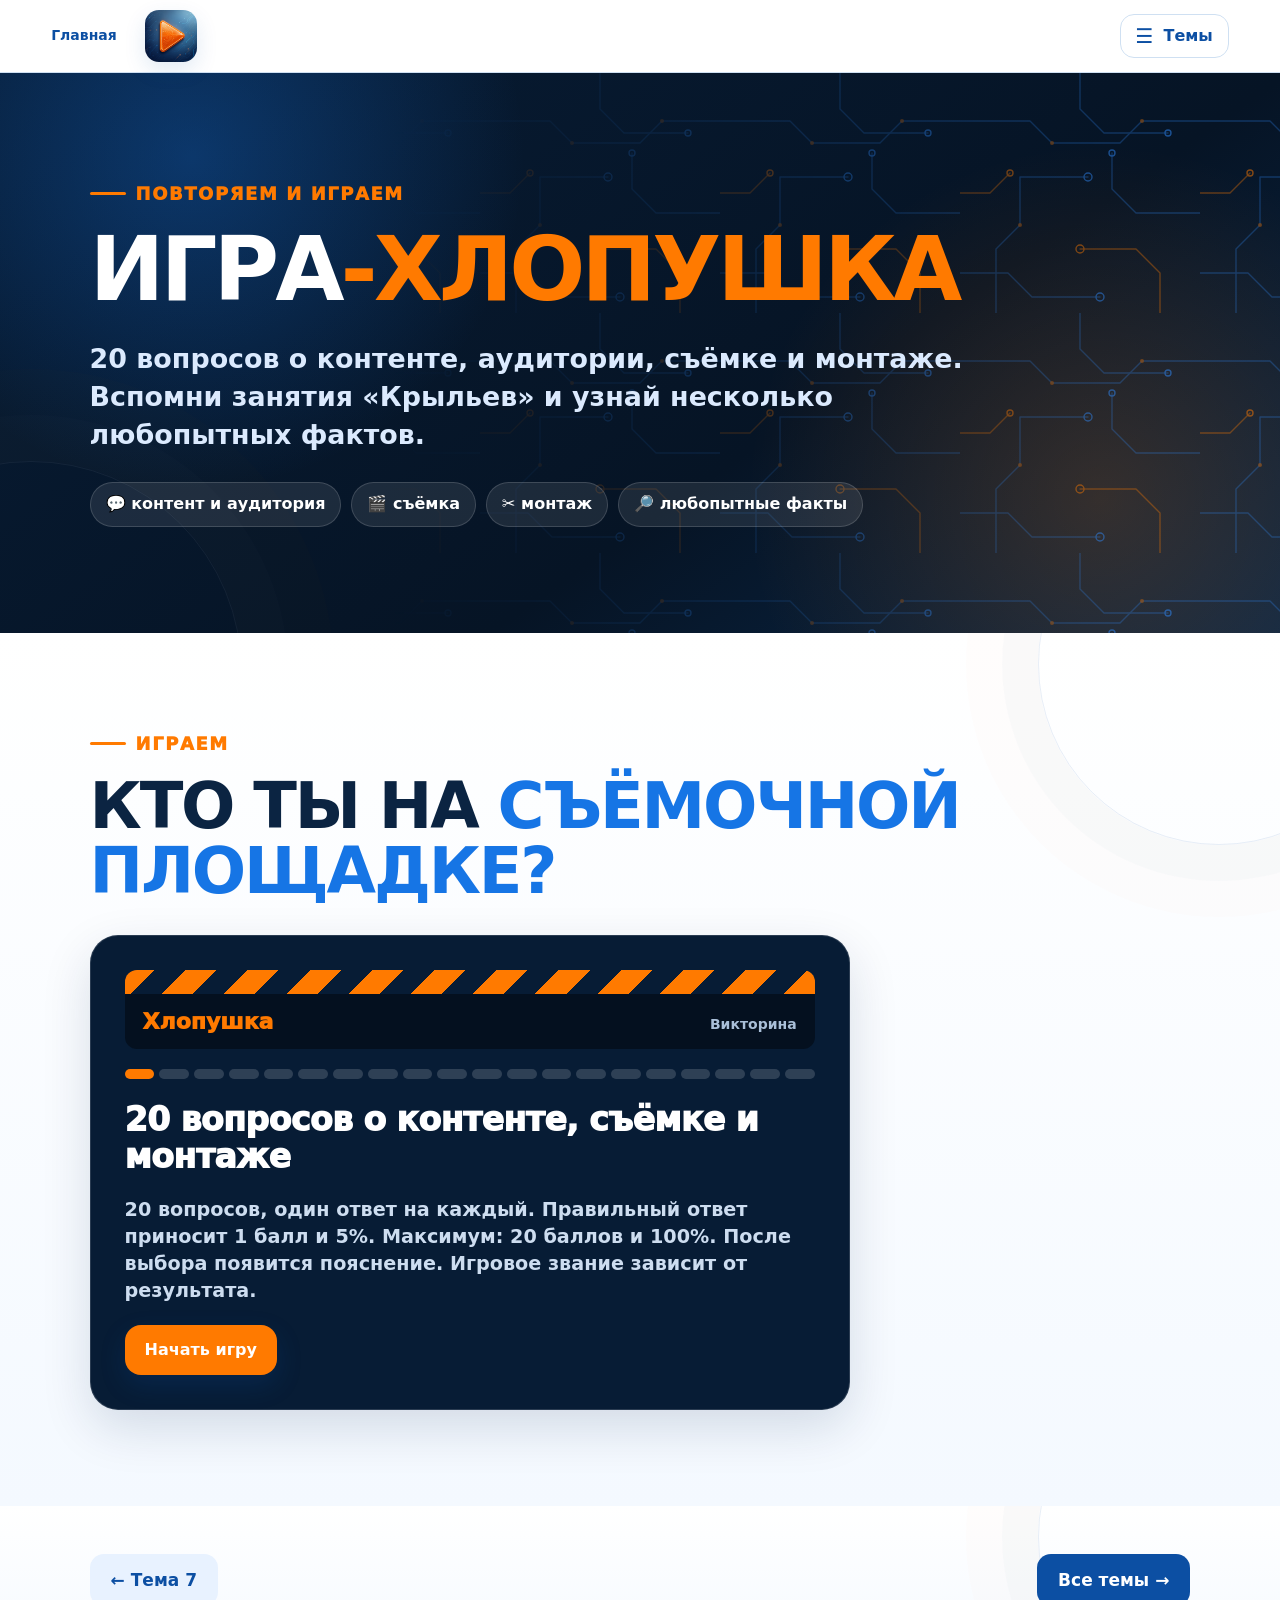
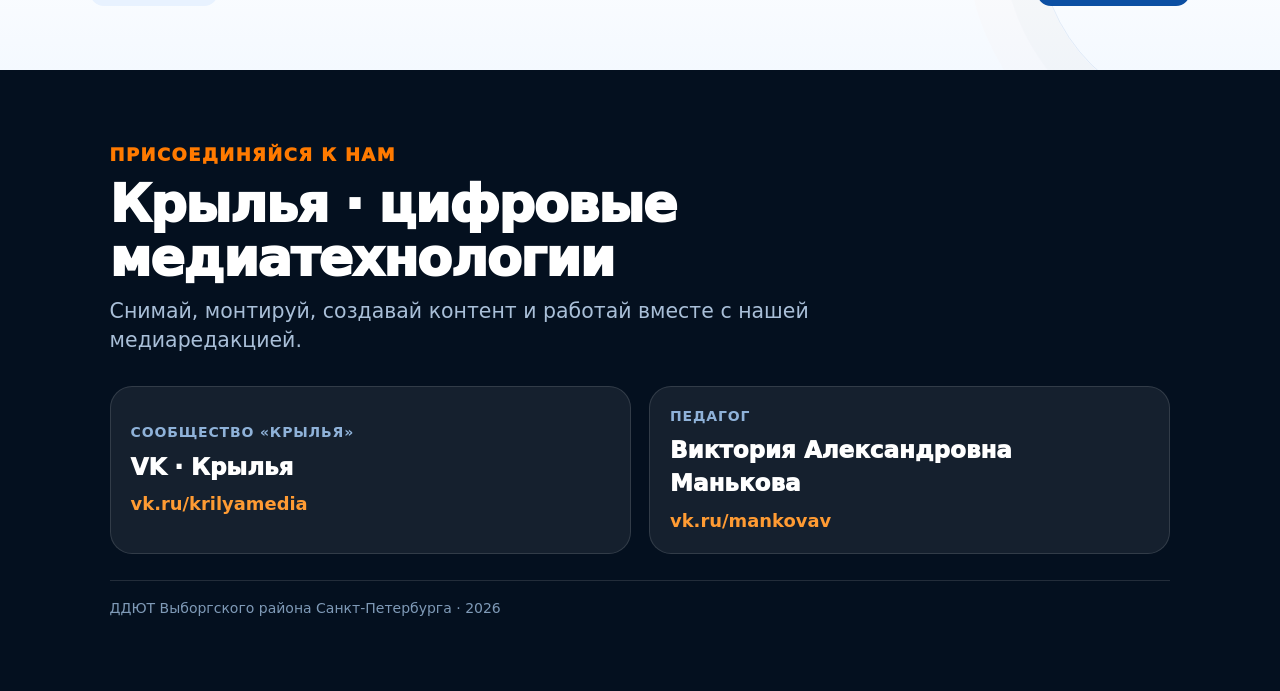
<file: igra-hlopushka/index.html>
<!doctype html>
<html lang="ru">
<head>
<meta charset="utf-8">
<meta name="viewport" content="width=device-width, initial-scale=1, viewport-fit=cover">
<meta name="description" content="Игра-хлопушка: 20 вопросов о контенте, съёмке и монтаже для объединения «Крылья».">
<title>Игра-хлопушка | Крылья</title>
<style>
:root{--blue:#0c4fa3;--blue2:#1675e5;--dark:#071c35;--dark2:#0d2b4e;--orange:#ff7a00;--orange2:#ff9b33;--ink:#0b2442;--paper:#f7fbff;--white:#fff;--muted:#60748e;--line:#cfe0f2;--good:#0e9f6e;--bad:#d73a49;--shadow:0 18px 50px rgba(4,36,76,.14);--radius:28px}
*{box-sizing:border-box}html{scroll-behavior:smooth}
body{margin:0;font-family:Inter,ui-sans-serif,system-ui,-apple-system,"Segoe UI",Roboto,Arial,sans-serif;color:var(--ink);background:var(--paper);line-height:1.42}
button{font:inherit}a{color:inherit}
.topbar{position:sticky;top:0;z-index:50;display:flex;align-items:center;gap:clamp(12px,3vw,28px);padding:10px clamp(14px,4vw,52px);background:rgba(255,255,255,.94);border-bottom:1px solid rgba(12,79,163,.14);backdrop-filter:blur(14px)}
.course-home{font-size:14px;font-weight:850;text-decoration:none;white-space:nowrap}.course-home:hover{color:var(--blue)}
.brand{display:grid;place-items:center;width:clamp(44px,6vw,60px);height:clamp(44px,6vw,60px);border-radius:16px;flex:0 0 auto;box-shadow:0 8px 22px rgba(12,79,163,.12);background:linear-gradient(145deg,#fff,#edf6ff);text-decoration:none;margin-right:auto;overflow:hidden}.brand img{width:100%;height:100%;object-fit:cover;display:block}
.course-menu{position:relative}.course-menu summary{display:flex;align-items:center;gap:10px;padding:11px 15px;border:1px solid var(--line);border-radius:14px;background:#fff;color:var(--blue);cursor:pointer;list-style:none;font-weight:900;white-space:nowrap}.course-menu summary::-webkit-details-marker{display:none}.course-menu summary:before{content:'☰';font-size:20px;line-height:1}.course-menu[open] summary:before{content:'×'}
.course-menu nav{position:absolute;top:calc(100% + 9px);right:0;z-index:80;display:grid;width:min(380px,calc(100vw - 28px));padding:9px;border:1px solid var(--line);border-radius:17px;background:#fff;box-shadow:var(--shadow)}
.course-menu nav a{padding:13px 14px;border-radius:10px;color:var(--ink);font-size:14px;font-weight:800;text-decoration:none}.course-menu nav a:hover,.course-menu nav a[aria-current=page]{background:#eef6ff;color:var(--blue)}
.panel{position:relative;overflow:hidden;min-height:min(820px,90vh);padding:clamp(48px,8vw,96px) clamp(18px,7vw,92px);display:flex;align-items:center}.panel.compact{min-height:auto}.panel.light{background:linear-gradient(180deg,#fff,#f4f9ff)}.panel.dark{color:#fff;background:radial-gradient(circle at 15% 15%,rgba(22,117,229,.32),transparent 28%),radial-gradient(circle at 86% 76%,rgba(255,122,0,.18),transparent 30%),linear-gradient(145deg,var(--dark),#061425 62%,#0a2747)}
.panel:before,.panel:after{content:"";position:absolute;pointer-events:none;opacity:.42}.panel.light:before{width:360px;height:360px;right:-120px;top:-150px;border:1px solid rgba(12,79,163,.22);border-radius:50%;box-shadow:0 0 0 36px rgba(12,79,163,.04),0 0 0 72px rgba(255,122,0,.035)}.panel.dark:after{width:420px;height:420px;left:-180px;bottom:-250px;border:1px solid rgba(255,255,255,.13);border-radius:50%;box-shadow:0 0 0 46px rgba(255,255,255,.025),0 0 0 92px rgba(255,122,0,.025)}
.circuit{position:absolute;inset:0;pointer-events:none;background-image:url("data:image/svg+xml,%3Csvg%20xmlns%3D%27http%3A%2F%2Fwww.w3.org%2F2000%2Fsvg%27%20width%3D%27240%27%20height%3D%27240%27%20viewBox%3D%270%200%20240%20240%27%20fill%3D%27none%27%20stroke-linecap%3D%27round%27%20stroke-linejoin%3D%27round%27%3E%3Cg%20stroke%3D%27%232f8cff%27%20stroke-width%3D%271.4%27%20opacity%3D%27.55%27%3E%3Cpath%20d%3D%27M0%2048H70L92%2070H160L182%2048H240%27%2F%3E%3Cpath%20d%3D%27M36%20240V176L60%20152V104H128%27%2F%3E%3Cpath%20d%3D%27M240%20140H176L152%20116V80%27%2F%3E%3Cpath%20d%3D%27M0%20200H48L72%20224H140%27%2F%3E%3Cpath%20d%3D%27M120%200V36L144%2060H208%27%2F%3E%3C%2Fg%3E%3Cg%20stroke%3D%27%23ff7a00%27%20stroke-width%3D%271.4%27%20opacity%3D%27.7%27%3E%3Cpath%20d%3D%27M200%20240V200L176%20176H120%27%2F%3E%3Cpath%20d%3D%27M0%20120H30L50%20100%27%2F%3E%3C%2Fg%3E%3Cg%20stroke-width%3D%271.4%27%3E%3Ccircle%20cx%3D%27128%27%20cy%3D%27104%27%20r%3D%274%27%20stroke%3D%27%232f8cff%27%2F%3E%3Ccircle%20cx%3D%27152%27%20cy%3D%2780%27%20r%3D%273%27%20stroke%3D%27%232f8cff%27%2F%3E%3Ccircle%20cx%3D%27140%27%20cy%3D%27224%27%20r%3D%274%27%20stroke%3D%27%232f8cff%27%2F%3E%3Ccircle%20cx%3D%27208%27%20cy%3D%2760%27%20r%3D%273%27%20stroke%3D%27%232f8cff%27%2F%3E%3Ccircle%20cx%3D%27120%27%20cy%3D%27176%27%20r%3D%274%27%20stroke%3D%27%23ff7a00%27%2F%3E%3Ccircle%20cx%3D%2750%27%20cy%3D%27100%27%20r%3D%273%27%20stroke%3D%27%23ff7a00%27%2F%3E%3C%2Fg%3E%3Cg%20fill%3D%27%23ff7a00%27%20opacity%3D%27.7%27%3E%3Ccircle%20cx%3D%2792%27%20cy%3D%2770%27%20r%3D%272%27%2F%3E%3Ccircle%20cx%3D%27182%27%20cy%3D%2748%27%20r%3D%272%27%2F%3E%3Ccircle%20cx%3D%2760%27%20cy%3D%27152%27%20r%3D%272%27%2F%3E%3C%2Fg%3E%3C%2Fsvg%3E");background-size:240px 240px;opacity:.5;-webkit-mask-image:linear-gradient(90deg,transparent 30%,#000 90%);mask-image:linear-gradient(90deg,transparent 30%,#000 90%)}
.wrap{width:min(1240px,100%);margin:0 auto;position:relative;z-index:1}.eyebrow{display:inline-flex;align-items:center;gap:10px;font-size:clamp(14px,1.4vw,19px);font-weight:950;letter-spacing:.09em;text-transform:uppercase;color:var(--orange);margin-bottom:18px}.eyebrow:before{content:"";width:36px;height:3px;background:currentColor;border-radius:99px}
h1,h2,h3{margin:0;line-height:1.02}h1{overflow-wrap:anywhere;font-size:clamp(42px,7vw,100px);letter-spacing:-.045em}h2{font-size:clamp(32px,5vw,70px);letter-spacing:-.035em}h3{font-size:clamp(23px,2.5vw,36px);letter-spacing:-.02em}.lead{font-size:clamp(20px,2.1vw,31px);max-width:940px;margin:24px 0 0;font-weight:650}.dark .lead{color:#dbeafe}.accent{color:var(--orange)}.blue{color:var(--blue2)}
.pills{display:flex;gap:10px;flex-wrap:wrap;margin-top:28px}.pill{padding:10px 15px;border-radius:999px;font-weight:850;background:rgba(255,255,255,.09);color:#fff;border:1px solid rgba(255,255,255,.15)}
.cta{border:0;border-radius:16px;padding:14px 20px;cursor:pointer;background:var(--blue);color:#fff;font-weight:900;box-shadow:0 10px 26px rgba(12,79,163,.2)}.cta:hover{transform:translateY(-2px)}.cta.orange{background:var(--orange)}
.game{max-width:760px;margin-top:30px;background:var(--dark);color:#fff;border:1px solid rgba(255,255,255,.14);border-radius:var(--radius);padding:clamp(20px,3vw,34px);box-shadow:var(--shadow)}
.clap{margin:0 0 20px}.arm{height:24px;border-radius:12px 12px 0 0;background:repeating-linear-gradient(-45deg,var(--orange) 0 22px,var(--dark) 22px 44px);transform-origin:left bottom;transition:transform .25s}.arm.up{transform:rotate(-10deg)}.slate{display:flex;justify-content:space-between;align-items:baseline;gap:12px;padding:12px 18px;background:#04101f;color:#fff;border-radius:0 0 12px 12px}.slate b{font-size:22px;font-weight:950;color:var(--orange)}.slate span{font-size:14px;color:#a9bfd8;font-weight:800}
.tl{display:flex;gap:5px;margin:0 0 22px}.tl i{flex:1;height:10px;border-radius:99px;background:rgba(255,255,255,.16)}.tl i.cur{background:var(--orange)}.tl i.ok{background:var(--good)}.tl i.bad{background:var(--bad)}
.gmeta{display:flex;justify-content:space-between;gap:12px;font-weight:850;color:#a9bfd8;font-size:15px;margin:0 0 12px}
.gq{font-size:clamp(23px,2.6vw,34px);font-weight:950;line-height:1.12;letter-spacing:-.02em;margin:0 0 20px;color:#fff}
.glead{font-size:clamp(17px,1.5vw,21px);color:#cdddf0;margin:0 0 20px;font-weight:650}
.gtag{display:inline-block;margin-bottom:12px;padding:6px 12px;border-radius:999px;background:var(--orange);color:#fff;font-size:13px;font-weight:950;letter-spacing:.06em;text-transform:uppercase}
.gopts{display:grid;gap:12px}
.gopt{text-align:left;padding:16px 18px;border:2px solid rgba(255,255,255,.18);border-radius:18px;background:rgba(255,255,255,.06);color:#fff;font-size:clamp(17px,1.5vw,21px);font-weight:800;cursor:pointer;min-height:56px}
.gopt:disabled{cursor:default}@media(hover:hover){.gopt:not(:disabled):hover{border-color:var(--orange)}}
.gopt.ok{background:rgba(14,159,110,.24);border-color:#2fcf9a;color:#c9fbe6}.gopt.bad{background:rgba(215,58,73,.24);border-color:#ff6b78;color:#ffd4d8}
.gfact{margin:18px 0 0;padding:16px 18px;border-radius:18px;background:rgba(255,255,255,.08);color:#eaf2ff;font-size:18px;font-weight:700}.gfact b{display:block;margin-bottom:4px}
.gnext{margin-top:18px}
.gbig{font-size:clamp(54px,9vw,96px);font-weight:950;line-height:1;color:var(--orange2);letter-spacing:-.04em;margin:6px 0 14px}
button:focus-visible{outline:3px solid var(--orange);outline-offset:3px}
.footer{background:#04101f;color:#dbe8f7}.footer-inner{width:min(1240px,100%);margin:0 auto;padding:clamp(38px,6vw,72px) clamp(18px,7vw,92px)}.footer-kicker{color:var(--orange);font-weight:950;letter-spacing:.08em;text-transform:uppercase;font-size:clamp(14px,1.4vw,18px)}.footer-title{margin-top:10px;color:#fff;font-size:clamp(29px,4vw,52px);font-weight:950;line-height:1.05;letter-spacing:-.03em}.footer-subtitle{margin-top:12px;color:#a9bfd8;font-size:clamp(17px,1.6vw,22px);max-width:780px}.footer-contacts{display:grid;grid-template-columns:repeat(2,minmax(0,1fr));gap:18px;margin-top:30px}.contact-card{display:flex;min-width:0;flex-direction:column;justify-content:center;gap:8px;padding:20px;border-radius:22px;background:rgba(255,255,255,.07);border:1px solid rgba(255,255,255,.12);text-decoration:none}.contact-card:hover{background:rgba(255,255,255,.11);border-color:rgba(255,122,0,.6)}.contact-label{color:#8fb2d9;font-size:14px;font-weight:900;text-transform:uppercase;letter-spacing:.06em}.contact-name{overflow-wrap:anywhere;color:#fff;font-size:clamp(18px,1.8vw,27px);font-weight:950}.contact-url{color:#ff9b33;font-size:clamp(15px,1.4vw,19px);font-weight:800;word-break:break-all}.footer-bottom{margin-top:26px;padding-top:18px;border-top:1px solid rgba(255,255,255,.12);color:#7f9ab7;font-size:14px}
@media(max-width:900px){.footer-contacts{grid-template-columns:1fr}.panel{min-height:auto}}
@media(max-width:640px){.course-home{font-size:13px}.course-menu summary{padding:9px 11px;font-size:13px}.panel{padding:52px 18px}.brand{width:44px;height:44px;border-radius:12px}}
@media(prefers-reduced-motion:reduce){*{scroll-behavior:auto!important;transition:none!important}}

/* On phones the active game occupies the visible viewport. */
.game-exit{display:none}
@media(max-width:640px){
 body.game-active{overflow:hidden;overscroll-behavior:none}
 body.game-active>.topbar,body.game-active .footer,body.game-active main>.panel:not(.game-section){display:none}
 body.game-active .game-section{padding:0;min-height:0;background:var(--dark)}
 body.game-active .game-section>.wrap>.eyebrow,body.game-active .game-section>.wrap>h2{display:none}
 body.game-active .game{position:fixed;inset:0;z-index:90;max-width:none;width:100%;height:100vh;height:100dvh;margin:0;border:0;border-radius:0;box-shadow:none;padding:calc(9px + env(safe-area-inset-top,0px)) 12px calc(9px + env(safe-area-inset-bottom,0px));display:flex;flex-direction:column;gap:7px;--option-font:15px;--question-font:19px;--fact-font:13px}
 body.game-active .clap{margin:0;flex:none;padding-top:calc(18vw + 8px)}
 body.game-active .arm{height:20px;transition:transform .2s ease}
 body.game-active .slate{padding:6px 9px;gap:7px;align-items:center}
 body.game-active .slate b{font-size:17px}
 body.game-active .slate span{font-size:12px}
 body.game-active .game-exit{display:grid;place-items:center;width:32px;height:32px;flex:none;background:transparent;border:1px solid #60748e;border-radius:8px;color:#fff;font-size:20px;cursor:pointer}
 body.game-active #gapp{min-height:0;flex:1;display:flex;flex-direction:column;gap:7px;outline:0}
 body.game-active .tl{margin:0;gap:3px;flex:none}
 body.game-active .tl i{height:5px}
 body.game-active .gmeta{margin:0;font-size:12px;flex:none}
 body.game-active .gtag{margin:0;align-self:flex-start;padding:3px 8px;font-size:10px;flex:none}
 body.game-active .gq{margin:0;font-size:var(--question-font);line-height:1.16;letter-spacing:0;flex:none}
 body.game-active .gopts{gap:6px;flex:none}
 body.game-active .gopt{padding:8px 10px;border-radius:10px;min-height:42px;font-size:var(--option-font);line-height:1.2}
 body.game-active #fb{margin-top:auto;display:flex;flex-direction:column;gap:7px;flex:none}
 body.game-active .gfact{margin:0;padding:8px 10px;border-radius:10px;font-size:var(--fact-font);line-height:1.25}
 body.game-active .gfact b{display:inline;margin:0 5px 0 0}
 body.game-active .gnext{margin:0;min-height:44px;padding:10px 12px;flex:none;font-size:15px;border-radius:10px;width:100%}
 body.game-active .cta:hover{transform:none}
 body.game-active .glead{font-size:14px;line-height:1.3;margin:0}
 body.game-active .gbig{font-size:54px;margin:3px 0}
 body.game-active .game[data-density="compact"]{--option-font:14px;--question-font:17px;--fact-font:12px;gap:5px}
 body.game-active .game[data-density="compact"] #gapp{gap:5px}
 body.game-active .game[data-density="compact"] .gopt{padding:6px 9px;min-height:38px}
 body.game-active .game[data-density="compact"] .gfact{padding:6px 9px;line-height:1.2}
 body.game-active .game[data-density="tight"]{--option-font:13px;--question-font:16px;--fact-font:12px;gap:4px;padding-left:10px;padding-right:10px}
 body.game-active .game[data-density="tight"] #gapp{gap:4px}
 body.game-active .game[data-density="tight"] .gopt{padding:5px 8px;min-height:34px}
 body.game-active .game[data-density="tight"] .gopts{gap:4px}
 body.game-active .game[data-density="tight"] .gfact{padding:5px 8px;line-height:1.15}
 body.game-active .game[data-density="tight"] .gnext{min-height:38px;padding:8px 10px}
}
</style>
<link rel="stylesheet" href="../assets/course-navigation.css?v=2cf5fccc644c"><link rel="stylesheet" href="/assets/course-chrome.css?v=lesson9"></head>
<body>
<header class="topbar course-topbar"><a class="course-home" href="https://yourlevelup.ru/">Главная</a><a class="brand" href="/" aria-label="К списку тем Крыльев"><img src="/7/assets/logo.jpg" alt="Логотип Крылья" width="52" height="52"></a><details class="course-menu"><summary>Темы</summary><nav aria-label="Темы Крыльев"><a href="/#monday">Тема 1 - Зачем мы делаем контент?</a><a href="/#friday">Тема 2 - Для кого мы делаем контент?</a><a href="/#saturday">Тема 3 - Медиалаборатория</a><a href="/4/">Тема 4 - Как оформить пост, чтобы его хотелось читать</a><a href="/5/">Тема 5 - Пост опубликован. Что дальше?</a><a href="/6/">Тема 6 - Правда или фейк?</a><a href="/7/">Тема 7 - Как построить хороший кадр</a><a href="/8/">Тема 8 - Создаём стикеры</a><a href="/9/">Тема 9 - Моя фотоистория</a><a href="/igra-hlopushka/" aria-current="page">Игра-хлопушка</a></nav></details></header>

<main>
<section class="panel dark" style="min-height:min(560px,80vh)">
  <div class="circuit" aria-hidden="true"></div>
  <div class="wrap">
    <div class="eyebrow">Повторяем и играем</div>
    <h1>ИГРА<span class="accent">-ХЛОПУШКА</span></h1>
    <p class="lead">20 вопросов о контенте, аудитории, съёмке и монтаже. Вспомни занятия «Крыльев» и узнай несколько любопытных фактов.</p>
    <div class="pills"><span class="pill">💬 контент и аудитория</span><span class="pill">🎬 съёмка</span><span class="pill">✂️ монтаж</span><span class="pill">🔎 любопытные факты</span></div>
  </div>
</section>

<section class="panel light compact game-section">
  <div class="wrap">
    <div class="eyebrow">Играем</div>
    <h2>КТО ТЫ НА <span class="blue">СЪЁМОЧНОЙ ПЛОЩАДКЕ?</span></h2>
    <div class="game"><div class="clap"><div class="arm" id="arm"></div><div class="slate"><b>Хлопушка</b><span id="cnt">Викторина</span><button class="game-exit" id="exitGame" aria-label="Вернуться к странице" title="Вернуться к странице">×</button></div></div><div id="gapp" tabindex="-1"></div></div>
  </div>
</section>
<section class="panel light course-navigation"><div class="wrap"><nav class="finish-nav" aria-label="Переход между темами"><a class="button secondary" href="/7/">← Тема 7</a><a class="button" href="/#lessons">Все темы →</a></nav></div></section></main>

<footer class="footer">
  <div class="footer-inner">
    <div class="footer-kicker">Присоединяйся к нам</div>
    <div class="footer-title">Крылья · цифровые медиатехнологии</div>
    <div class="footer-subtitle">Снимай, монтируй, создавай контент и работай вместе с нашей медиаредакцией.</div>

    <div class="footer-contacts">
      <a class="contact-card" href="https://vk.ru/krilyamedia" target="_blank" rel="noopener">
        <span class="contact-label">Сообщество «Крылья»</span>
        <span class="contact-name">VK · Крылья</span>
        <span class="contact-url">vk.ru/krilyamedia</span>
      </a>

      <a class="contact-card" href="https://vk.ru/mankovav" target="_blank" rel="noopener">
        <span class="contact-label">Педагог</span>
        <span class="contact-name">Виктория Александровна Манькова</span>
        <span class="contact-url">vk.ru/mankovav</span>
      </a>
    </div>

    <div class="footer-bottom">ДДЮТ Выборгского района Санкт-Петербурга · 2026</div>
  </div>
</footer>

<script>
const Q=[
  {
    "q": "Что означает команда «Мотор!» на съёмочной площадке?",
    "o": [
      "Участники покидают съёмочную площадку",
      "Осветители отключают свет на площадке",
      "Начинается запись изображения и звука",
      "Команда заканчивает съёмочный день"
    ],
    "f": "Сразу после неё хлопают хлопушкой с номером дубля: так при монтаже легко совместить звук и картинку.",
    "correct": 2
  },
  {
    "q": "Что такое «дубль»?",
    "o": [
      "Одна попытка снять сцену",
      "Название готового фильма",
      "Тип объектива",
      "Помощник режиссёра"
    ],
    "f": "Сцену часто снимают несколько раз, а при монтаже выбирают лучший дубль.",
    "correct": 0
  },
  {
    "q": "Ты снял, как друг с третьей попытки забросил мяч в кольцо. Какой текст честно описывает видео?",
    "o": [
      "Попал с первой попытки!",
      "Ни разу не промахнулся!",
      "Побил мировой рекорд!",
      "Три попытки, и мяч в кольце!"
    ],
    "f": "Подпись должна соответствовать тому, что произошло. Удачная попытка после двух промахов тоже может стать интересным сюжетом.",
    "practice": true,
    "correct": 3
  },
  {
    "fun": 1,
    "q": "Каким предметом можно имитировать стук лошадиных копыт?",
    "o": [
      "Настоящими лошадьми в студии",
      "Половинками кокосовых орехов",
      "Деревянными ложками",
      "Резиновыми мячами"
    ],
    "f": "Звукорежиссёры стучат половинками кокосов по разным поверхностям. Такие шумы называют фоли, их записывают отдельно от съёмки.",
    "correct": 1
  },
  {
    "q": "Что такое таймлайн в программе для монтажа?",
    "o": [
      "Шкала размещения клипов",
      "Список титров готового ролика",
      "Эффект замедления сцены сцены сцены сцены сцены",
      "Папка с исходными видео"
    ],
    "f": "На таймлайне по порядку лежат видео, музыка и звук. Двигая их, вы и «собираете» ролик.",
    "correct": 0
  },
  {
    "q": "Нужно объяснить зрителю, как сложить бумажный самолётик. Что лучше снять?",
    "o": [
      "Общий план комнаты с ведущим",
      "Лицо ведущего во время объяснения",
      "Руки и бумагу на каждом шаге",
      "Готовый самолётик с разных сторон"
    ],
    "f": "Покажи действия достаточно близко, чтобы зритель видел сгибы и мог повторить каждый шаг.",
    "practice": true,
    "correct": 2
  },
  {
    "q": "Какое соотношение сторон у обычного экрана телевизора и YouTube?",
    "o": [
      "4:3",
      "16:9",
      "1:1",
      "9:16"
    ],
    "f": "16:9 сегодня стандарт. Для Reels и Shorts снимают вертикально, в 9:16.",
    "correct": 1
  },
  {
    "fun": 1,
    "q": "Про что было самое первое видео, загруженное на YouTube?",
    "o": [
      "Про котика",
      "Про футбольный матч",
      "Про школьный урок",
      "Про слонов в зоопарке"
    ],
    "f": "Ролик называется «Me at the zoo», его выложили в 2005 году. В нём короткий рассказ о слонах в зоопарке.",
    "correct": 3
  },
  {
    "q": "Снимаешь обзор настольной игры для новичков. Что стоит объяснить в начале?",
    "o": [
      "Редкие исключения из правил игры",
      "Итоги всех своих предыдущих партий",
      "Цель игры и основные действия игрока",
      "Историю выпуска разных версий игры"
    ],
    "f": "Новичку сначала нужно понять, что делать и как победить. Подробные исключения удобнее разбирать после знакомства с основными правилами.",
    "practice": true,
    "correct": 2
  },
  {
    "q": "Сколько кадров в секунду составляет классическая частота кино?",
    "o": [
      "25",
      "24",
      "30",
      "60"
    ],
    "f": "24 кадра дают привычный «киношный» вид. Для ТВ и интернета часто берут 25 или 30.",
    "correct": 1
  },
  {
    "q": "Что такое b-roll?",
    "o": [
      "Главный кадр с ответом героя",
      "Музыка под основным рассказом",
      "Название режима записи камеры",
      "Перебивки к основному рассказу"
    ],
    "f": "Это «перебивки»: они прячут склейки и показывают то, о чём говорит герой.",
    "correct": 3
  },
  {
    "q": "В афише игрового турнира указаны название, дата и место. Чего не хватает человеку, который хочет участвовать?",
    "o": [
      "Инструкции, как записаться",
      "Списка любимых игр организатора",
      "Ещё нескольких ярких картинок",
      "Рассказа об истории компьютеров"
    ],
    "f": "После прочтения должно быть понятно, что делать дальше: где зарегистрироваться или кому написать.",
    "practice": true,
    "correct": 0
  },
  {
    "fun": 1,
    "q": "Что при сжимании помогает имитировать скрип шагов по снегу?",
    "o": [
      "Записывают настоящий снег",
      "Сжимают пакет с крахмалом",
      "Хрустят чипсами",
      "Рвут бумагу"
    ],
    "f": "Если мять крахмал в руках, получается звук, очень похожий на скрип снега. Записывать настоящий снег хлопотно, а крахмал всегда под рукой.",
    "correct": 1
  },
  {
    "q": "Зачем нужен петличный микрофон?",
    "o": [
      "Чтобы мягко подсветить лицо героя",
      "Чтобы удерживать камеру устойчиво",
      "Чтобы записать изображение героя",
      "Чтобы лучше записать речь героя"
    ],
    "f": "Микрофон крепят на одежду. Он стоит близко к голосу, поэтому шума от комнаты меньше.",
    "correct": 3
  },
  {
    "q": "Появилось видео: огромная акула плавает по затопленной улице. Что поможет проверить его?",
    "o": [
      "Исходная публикация и её контекст",
      "Число восторженных комментариев",
      "Громкость тревожной музыки",
      "Количество пересылок в чатах"
    ],
    "f": "Выясни, откуда взялось видео, где и когда оно снято, не было ли изменено. Реакции зрителей сами по себе не подтверждают его достоверность.",
    "practice": true,
    "correct": 0
  },
  {
    "q": "Что такое «правило третей»?",
    "o": [
      "Съёмка одной сцены тремя камерами",
      "Обязательное деление ролика на три сцены",
      "Сетка и размещение героя по её линиям",
      "Съёмка каждой сцены ровно в три дубля"
    ],
    "f": "Сетка делит кадр на девять частей. Линии и их пересечения помогают выбрать положение героя. Центр тоже подходит, например для симметричного кадра.",
    "correct": 2
  },
  {
    "fun": 1,
    "q": "В мультфильме 24 кадра в секунду. Один рисунок показывают один-два кадра. Сколько рисунков нужно на секунду?",
    "o": [
      "От 2 до 4",
      "От 36 до 48",
      "От 60 до 120",
      "От 12 до 24"
    ],
    "f": "При смене рисунка каждый кадр получается 24 рисунка в секунду, каждые два кадра: 12. В других техниках число рисунков может отличаться.",
    "correct": 3
  },
  {
    "q": "Ты публикуешь подсказку, как найти вход на выставку. Какой кадр будет полезнее посетителю?",
    "o": [
      "Вход с вывеской и заметным ориентиром",
      "Красивое небо над зданием выставки",
      "Крупный план билета в руке посетителя",
      "Селфи автора возле стены здания"
    ],
    "f": "Кадр выбираем под задачу публикации. Вывеска и ориентир помогут человеку узнать нужный вход на месте.",
    "practice": true,
    "correct": 0
  },
  {
    "q": "Что показывает крупный план?",
    "o": [
      "Всю площадку вместе с героями",
      "Героя целиком вместе с фоном",
      "Лицо или небольшую деталь",
      "Несколько героев в полный рост"
    ],
    "f": "Крупным планом показывают эмоции: глаза, улыбку, руки.",
    "correct": 2
  },
  {
    "q": "Кто представил свой «Синематограф» на знаменитом платном сеансе в Париже в 1895 году?",
    "o": [
      "Братья Уорнер",
      "Братья Люмьер",
      "Стивен Спилберг",
      "Чарли Чаплин"
    ],
    "f": "Это случилось в Париже. Фильмы тогда шли около минуты, но зрители были в восторге.",
    "correct": 1
  }
];
const app=document.getElementById('gapp'),arm=document.getElementById('arm'),cnt=document.getElementById('cnt');
function clap(){arm.classList.add('up');setTimeout(()=>arm.classList.remove('up'),450)}
let i=0,score=0,res=[],answered=false,answerSlots=[];
function resetGame(){i=0;score=0;res=[];answered=false;answerSlots=shuffle(Array.from({length:Q.length},(_,k)=>k%4))}
function shuffle(a){a=a.slice();for(let k=a.length-1;k>0;k--){const j=Math.floor(Math.random()*(k+1));[a[k],a[j]]=[a[j],a[k]]}return a}
function tl(){return '<div class="tl" aria-hidden="true">'+Q.map((_,k)=>'<i class="'+(res[k]||(k===i&&i<Q.length?'cur':''))+'"></i>').join('')+'</div>'}
function intro(){
  document.body.classList.remove('game-active');
  resetGame();cnt.textContent='Викторина';
  app.innerHTML=tl()+'<h3 class="gq">'+Q.length+' вопросов о контенте, съёмке и монтаже</h3><p class="glead">20 вопросов, один ответ на каждый. Правильный ответ приносит 1 балл и 5%. Максимум: 20 баллов и 100%. После выбора появится пояснение. Игровое звание зависит от результата.</p><button class="cta orange" id="go">Начать игру</button>';
  document.getElementById('go').onclick=()=>{clap();show()};
}
function show(){
  document.body.classList.add('game-active');
  answered=false;
  const d=Q[i];
  const opts=shuffle(d.o.filter((_,k)=>k!==d.correct).map(t=>({t,ok:false})));
  opts.splice(answerSlots[i],0,{t:d.o[d.correct],ok:true});
  cnt.textContent='Вопрос '+(i+1)+' из '+Q.length;
  app.innerHTML=tl()+'<div class="gmeta"><span>Верно: '+score+' из '+Q.length+' · '+Math.round(score/Q.length*100)+'%</span></div>'+(d.fun?'<span class="gtag">Любопытный факт</span>':'')+'<h3 class="gq">'+d.q+'</h3><div class="gopts" id="opts"></div><div id="fb" aria-live="polite"></div>';
  app.focus({preventScroll:true});
  const box=document.getElementById('opts');
  opts.forEach(o=>{const b=document.createElement('button');b.className='gopt';b.textContent=o.t;b._ok=o.ok;b.onclick=()=>pick(b,o,d);box.appendChild(b)});
  fitMobileGame();
}
function pick(b,o,d){
  if(answered)return;
  answered=true;
  document.querySelectorAll('.gopt').forEach(x=>{x.disabled=true;if(x._ok)x.classList.add('ok')});
  if(!o.ok)b.classList.add('bad');
  res[i]=o.ok?'ok':'bad';if(o.ok)score++;clap();
  app.querySelector('.tl').outerHTML=tl();
  app.querySelector('.gmeta').textContent='Верно: '+score+' из '+Q.length+' · '+Math.round(score/Q.length*100)+'%';
  const last=i===Q.length-1;
  document.getElementById('fb').innerHTML='<p class="gfact"><b>'+(o.ok?'Верно!':'Не совсем.')+'</b>'+d.f+'</p><button class="cta gnext" id="nx">'+(last?'Показать результат':'Далее')+'</button>';
  document.getElementById('nx').onclick=()=>{i++;last?end():show()};
  fitMobileGame();
}
function end(){
  const p=score/Q.length;
  const r=p===1?'Режиссёр':p>=0.8?'Оператор-постановщик':p>=0.5?'Помощник оператора':'Стажёр на площадке';
  const m=p===1?'Все 20 ответов верные. Отличный результат!':p>=.8?'Хорошо разобрался! Перечитай пояснения к ошибкам и попробуй ещё раз.':p>=.5?'Основа уже есть. Повтори вопросы, в которых ошибся, и сделай ещё один дубль.':'Каждый ролик начинается с первого дубля. Загляни в темы и попробуй снова.';
  cnt.textContent='Готово';
  app.innerHTML=tl()+'<p class="gmeta"><span>Ваш результат</span></p><div class="gbig">'+Math.round(p*100)+'%</div><p class="glead">'+score+' из '+Q.length+' правильных ответов</p><h3 class="gq">'+r+'</h3><p class="glead">'+m+'</p><p class="glead">Звания в игре: 0–9 баллов (0–45%) • стажёр; 10–15 (50–75%) • помощник оператора; 16–19 (80–95%) • оператор-постановщик; 20 (100%) • режиссёр.</p><button class="cta orange" id="again">Играть ещё раз</button>';
  app.focus({preventScroll:true});
  document.getElementById('again').onclick=()=>{clap();resetGame();show()};
  fitMobileGame();
}
function fitMobileGame(){
  if(!window.matchMedia('(max-width:640px)').matches)return;
  requestAnimationFrame(()=>{
    const game=app.closest('.game');
    game.dataset.density='normal';
    if(app.scrollHeight>app.clientHeight+1)game.dataset.density='compact';
    if(app.scrollHeight>app.clientHeight+1)game.dataset.density='tight';
  });
}
document.getElementById('exitGame').onclick=()=>{intro();app.scrollIntoView({block:'center',behavior:'instant'})};
window.addEventListener('resize',fitMobileGame);
window.visualViewport?.addEventListener('resize',fitMobileGame);
intro();
</script>
</body>
</html>
</file>
<file: assets/course-navigation.css>
.course-navigation{min-height:0!important;padding:48px clamp(18px,7vw,90px) 64px!important;background:var(--paper)}
.course-navigation .finish-nav{display:flex;justify-content:space-between;align-items:center;gap:18px;flex-wrap:wrap;margin:0}
.course-navigation .button{display:inline-flex;align-items:center;justify-content:center;min-height:52px;padding:14px 21px;border:0;border-radius:14px;background:var(--violet,var(--blue));color:#fff;font-size:17px;font-weight:850;text-decoration:none;line-height:1.42}
.course-navigation .button.secondary{background:var(--lilac,#e8f2ff);color:var(--violet,var(--blue))}
.course-navigation .button:hover{filter:brightness(.95)}
.course-navigation .button:focus-visible{outline:3px solid var(--orange,#9e7511);outline-offset:4px}
@media(max-width:580px){.course-navigation{padding-top:32px!important;padding-bottom:48px!important}.course-navigation .finish-nav{gap:12px}.course-navigation .button{padding:14px 17px;font-size:16px}}
</file>
<file: assets/course-chrome.css>
/* Standard course header, menu and footer. */
.topbar{position:sticky;top:0;z-index:20;display:flex;align-items:center;gap:20px;padding:10px clamp(14px,4vw,52px);background:#fffffff5;border-bottom:1px solid var(--line);backdrop-filter:blur(12px)}.course-home{font-size:14px;font-weight:850;text-decoration:none}.brand{margin-right:auto;width:52px;height:52px;display:block;border-radius:14px;overflow:hidden}.brand img{width:100%;height:100%;object-fit:cover}.course-menu{position:relative}.course-menu summary{cursor:pointer;list-style:none;border:1px solid var(--line);border-radius:14px;padding:10px 15px;font-weight:850;color:var(--blue)}.course-menu summary::-webkit-details-marker{display:none}.course-menu summary:before{content:'☰';margin-right:10px}.course-menu nav{position:absolute;right:0;top:calc(100% + 10px);background:white;border:1px solid var(--line);padding:9px;border-radius:18px;box-shadow:var(--shadow);width:min(390px,calc(100vw - 36px));max-height:75dvh;overflow:auto;display:grid}.course-menu nav a{padding:11px 13px;border-radius:10px;text-decoration:none;font-weight:750;font-size:14px}.course-menu nav a:hover,.course-menu nav a[aria-current]{background:#edf5ff}
.footer{
  padding:0;
  background:#04101f;
  color:#dbe8f7;
  text-align:left;
}
.footer-inner{
  width:min(1240px,100%);
  margin:0 auto;
  padding:clamp(38px,6vw,72px) clamp(18px,7vw,92px);
}
.footer-kicker{
  color:var(--orange);
  font-weight:950;
  letter-spacing:.08em;
  text-transform:uppercase;
  font-size:clamp(14px,1.4vw,18px);
}
.footer-title{
  margin-top:10px;
  color:#fff;
  font-size:clamp(29px,4vw,52px);
  font-weight:950;
  line-height:1.05;
  letter-spacing:-.03em;
}
.footer-subtitle{
  margin-top:12px;
  color:#a9bfd8;
  font-size:clamp(17px,1.6vw,22px);
  max-width:780px;
}
.footer-contacts{
  display:grid;
  grid-template-columns:repeat(2,minmax(0,1fr));
  gap:18px;
  align-items:stretch;
  margin-top:30px;
}
.contact-card{
  display:flex;
  min-width:0;
  flex-direction:column;
  justify-content:center;
  gap:8px;
  padding:20px;
  border-radius:22px;
  background:rgba(255,255,255,.07);
  border:1px solid rgba(255,255,255,.12);
  text-decoration:none;
}
.contact-card:hover{
  background:rgba(255,255,255,.11);
  border-color:rgba(255,122,0,.6);
}
.contact-label{
  color:#8fb2d9;
  font-size:14px;
  font-weight:900;
  text-transform:uppercase;
  letter-spacing:.06em;
}
.contact-name{
  color:#fff;
  font-size:clamp(18px,1.8vw,27px);
  font-weight:950;
  overflow-wrap:anywhere;
}
.contact-url{
  color:#ff9b33;
  font-size:clamp(15px,1.4vw,19px);
  font-weight:800;
  word-break:break-all;
}
.footer-bottom{
  margin-top:26px;
  padding-top:18px;
  border-top:1px solid rgba(255,255,255,.12);
  color:#7f9ab7;
  font-size:14px;
}
@media (max-width:900px){
  .footer-contacts{
    grid-template-columns:1fr;
  }
  .contact-name{
    white-space:normal;
  }
}
.topbar.course-topbar{display:flex;justify-content:flex-start;align-items:center;gap:clamp(12px,3vw,28px);padding:10px clamp(14px,4vw,52px);z-index:50}
.topbar .brand{width:52px;height:52px;display:block;flex:0 0 52px;margin-right:auto;border-radius:14px;overflow:hidden;background:#fff}
.topbar .brand img{display:block;width:100%;height:100%;object-fit:cover}
.topbar .course-home{white-space:nowrap;color:var(--blue);font-size:14px;font-weight:850;text-decoration:none}
.course-menu summary{display:flex;align-items:center;gap:10px;background:#fff;white-space:nowrap}
.course-menu summary:before{margin-right:0;font-size:20px;line-height:1}
.course-menu[open] summary:before{content:'×'}
.course-menu nav{z-index:80;max-height:75vh;overflow:auto;color:var(--ink);box-shadow:0 18px 50px #04244c26}
.course-menu nav a{color:var(--ink)}
.course-menu nav a[aria-current='page']{background:var(--blue);color:#fff}
.footer{padding:0;text-align:left}
.footer a.contact-card{color:#fff}
.footer .contact-url{color:#ff9b33}
@media(max-width:700px){.topbar.course-topbar{gap:12px;padding:8px 14px}.topbar .brand{width:44px;height:44px;flex-basis:44px}.topbar .course-home{font-size:13px}.footer-contacts{grid-template-columns:1fr}}
</file>
